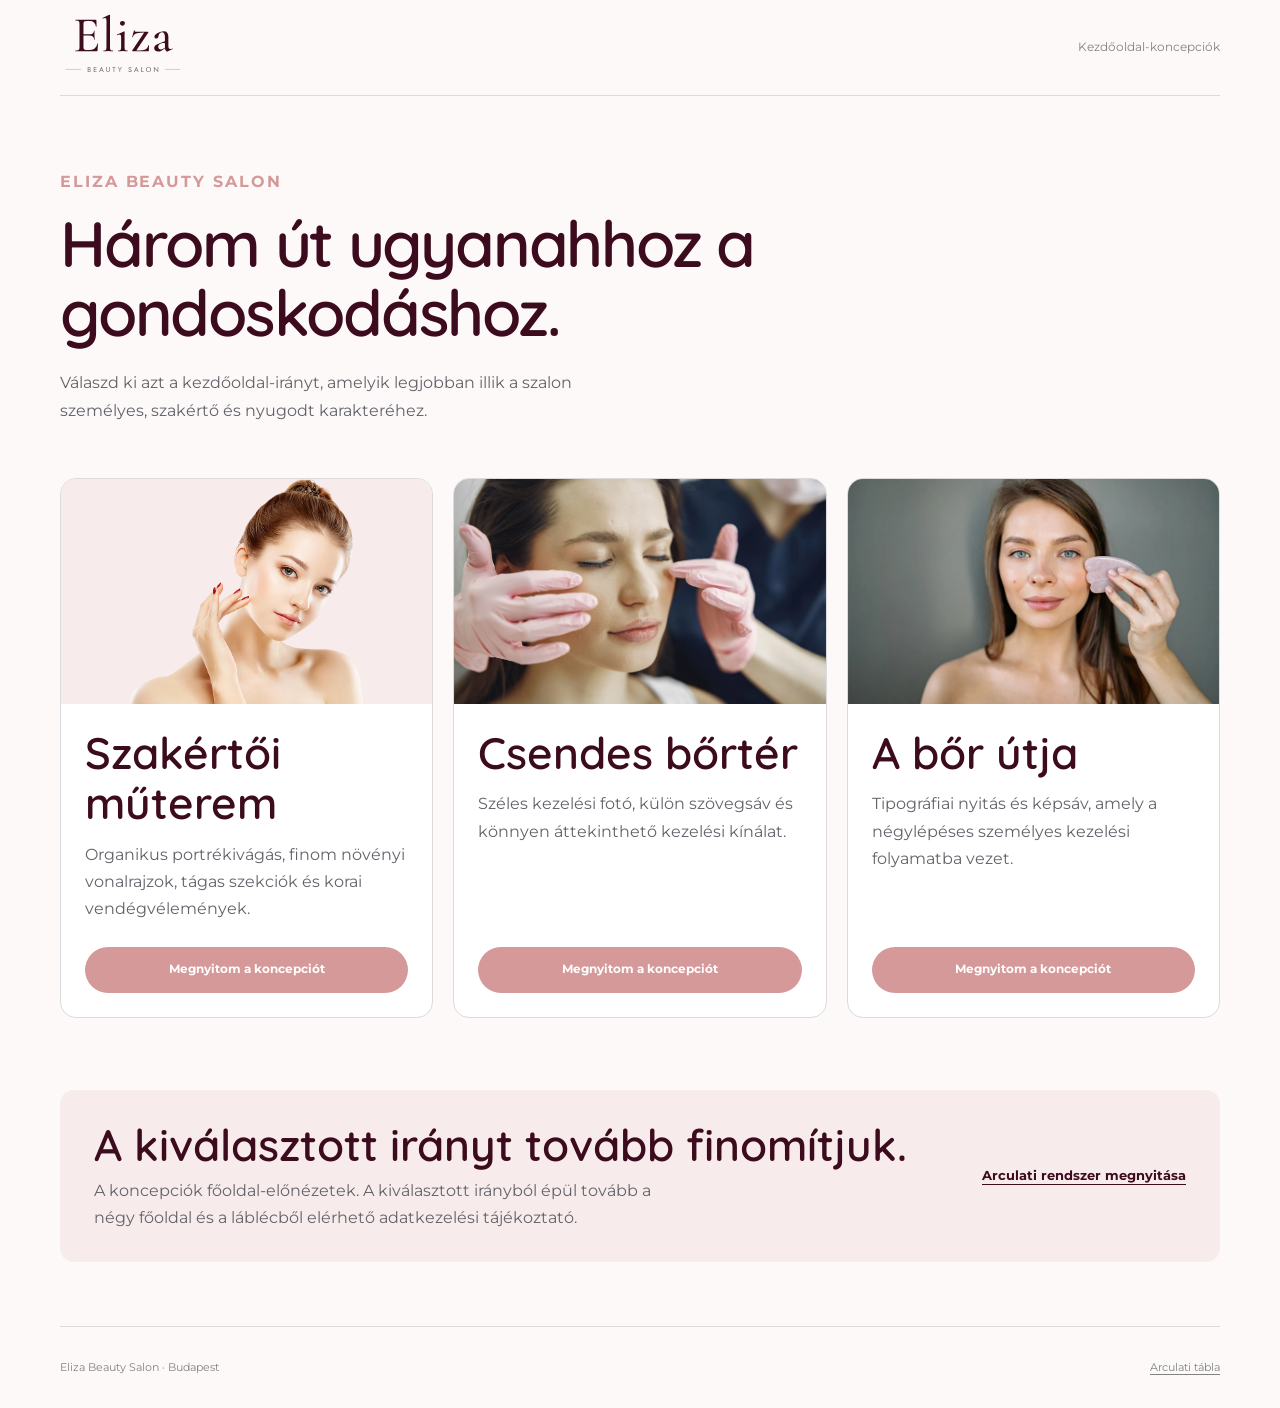
<file: index.html>
<!doctype html>
<html lang="hu">
<head>
  <meta charset="UTF-8">
  <meta name="viewport" content="width=device-width, initial-scale=1.0">
  <meta name="description" content="Az Eliza Beauty Salon három kezdőoldal-koncepciója.">
  <meta name="theme-color" content="#FCF9F8">
  <title>Kezdőoldal-koncepciók — Eliza Beauty Salon</title>
  <link rel="icon" type="image/svg+xml" href="eliza-alapanyag/logo-palettahoz-igazitva/favicon.svg">
  <link rel="preconnect" href="https://fonts.googleapis.com">
  <link rel="preconnect" href="https://fonts.gstatic.com" crossorigin>
  <link href="https://fonts.googleapis.com/css2?family=Montserrat:wght@400;500;600;700&family=Quicksand:wght@500;600;700&display=swap" rel="stylesheet">
  <style>
    :root{--rose:#D59999;--wine:#3C0B1D;--blush:#F7EBEB;--text:#62636A;--muted:#828282;--line:#DBDBDF;--paper:#FCF9F8;--white:#fff;--heading:'Quicksand',sans-serif;--body:'Montserrat',Arial,sans-serif}
    *{box-sizing:border-box}body{margin:0;background:var(--paper);color:var(--text);font:16px/1.65 var(--body);-webkit-font-smoothing:antialiased}a{color:inherit}.wrap{width:min(1160px,calc(100% - 48px));margin:auto}
    header{display:flex;align-items:center;justify-content:space-between;min-height:96px;border-bottom:1px solid var(--line)}header img{width:126px;height:auto}header span{font-size:12px;color:var(--muted)}
    .intro{padding:72px 0 54px;max-width:760px}.intro p{margin:0 0 14px;color:var(--rose);font-size:12px;font-weight:700;letter-spacing:.12em;text-transform:uppercase}.intro h1{margin:0;color:var(--wine);font:600 clamp(40px,6vw,68px)/1.08 var(--heading);letter-spacing:-.035em}.intro .sub{max-width:590px;margin-top:22px;color:var(--text);font-size:16px}
    .grid{display:grid;grid-template-columns:repeat(3,minmax(0,1fr));gap:20px;padding-bottom:72px}.card{display:flex;flex-direction:column;min-width:0;background:var(--white);border:1px solid var(--line);border-radius:16px;overflow:hidden;text-decoration:none;transition:transform .25s ease,border-color .25s ease}.card:hover{transform:translateY(-4px);border-color:var(--rose)}.card:focus-visible{outline:3px solid var(--wine);outline-offset:3px}.card img{width:100%;height:225px;object-fit:cover;background:var(--blush)}.card:nth-child(1) img{object-fit:contain;object-position:center bottom}.card:nth-child(2) img{object-position:center 45%}.card:nth-child(3) img{object-position:center 42%}.content{padding:24px;display:flex;flex-direction:column;flex:1}.content h2{margin:0;color:var(--wine);font:600 25px/1.2 var(--heading)}.content p{margin:12px 0 24px;font-size:13px;line-height:1.65}.go{display:inline-flex;align-items:center;justify-content:center;min-height:46px;margin-top:auto;padding:0 20px;border-radius:999px;background:var(--rose);color:var(--white);font-size:12px;font-weight:700;text-decoration:none;transition:background .2s ease}.card:hover .go{background:var(--wine)}
    .next{margin:0 0 64px;padding:30px 34px;background:var(--blush);border-radius:14px;display:flex;justify-content:space-between;align-items:center;gap:28px}.next h2{margin:0;color:var(--wine);font:600 26px/1.2 var(--heading)}.next p{max-width:580px;margin:7px 0 0;font-size:13px}.next a{white-space:nowrap;color:var(--wine);font-size:13px;font-weight:700;text-underline-offset:4px}
    footer{min-height:82px;display:flex;justify-content:space-between;align-items:center;gap:18px;border-top:1px solid var(--line);font-size:11px;color:var(--muted)}footer a{text-underline-offset:3px}
    @media(max-width:850px){.grid{grid-template-columns:1fr 1fr}.grid .card:last-child{grid-column:1/-1}.grid .card:last-child img{height:250px}}
    @media(max-width:580px){.wrap{width:min(100% - 36px,480px)}header{min-height:78px}.intro{padding:52px 0 36px}.grid{grid-template-columns:1fr;gap:16px;padding-bottom:48px}.grid .card:last-child{grid-column:auto}.card img,.grid .card:last-child img{height:210px}.next{display:block;padding:24px;margin-bottom:42px}.next a{display:inline-block;margin-top:16px}footer{padding:18px 0;align-items:flex-start;flex-direction:column;gap:7px}}
    @media(prefers-reduced-motion:reduce){*,*::before,*::after{scroll-behavior:auto!important;transition:none!important}}
  </style>
  <link rel="stylesheet" href="typografia.css">
</head>
<body>
  <div class="wrap">
    <header><a href="index.html" aria-label="Eliza Beauty Salon"><img src="eliza-alapanyag/logo-palettahoz-igazitva/logo.svg" alt="Eliza Beauty Salon"></a><span>Kezdőoldal-koncepciók</span></header>
    <main>
      <section class="intro"><p>Eliza Beauty Salon</p><h1>Három út ugyanahhoz a gondoskodáshoz.</h1><div class="sub">Válaszd ki azt a kezdőoldal-irányt, amelyik legjobban illik a szalon személyes, szakértő és nyugodt karakteréhez.</div></section>
      <section class="grid" aria-label="Kezdőoldal-koncepciók">
        <a class="card" href="koncepcio-1-szakertoi-muterem.html"><img src="images/optimized/hero.webp" alt="Portréfotó, a Szakértői műterem koncepció képi iránya"><div class="content"><h2>Szakértői műterem</h2><p>Organikus portrékivágás, finom növényi vonalrajzok, tágas szekciók és korai vendégvélemények.</p><span class="go">Megnyitom a koncepciót</span></div></a>
        <a class="card" href="koncepcio-2-csendes-borter.html"><img src="images/optimized/Pexels Photo by Gustavo Fring.webp" alt="Arckezelés közben készült kép, a Csendes bőrtér koncepció képi iránya"><div class="content"><h2>Csendes bőrtér</h2><p>Széles kezelési fotó, külön szövegsáv és könnyen áttekinthető kezelési kínálat.</p><span class="go">Megnyitom a koncepciót</span></div></a>
        <a class="card" href="koncepcio-3-a-bor-utja.html"><img src="images/optimized/Pexels Photo by Yan Krukau (1).webp" alt="Arcápolási portré, A bőr útja koncepció képi iránya"><div class="content"><h2>A bőr útja</h2><p>Tipográfiai nyitás és képsáv, amely a négylépéses személyes kezelési folyamatba vezet.</p><span class="go">Megnyitom a koncepciót</span></div></a>
      </section>
      <section class="next"><div><h2>A kiválasztott irányt tovább finomítjuk.</h2><p>A koncepciók főoldal-előnézetek. A kiválasztott irányból épül tovább a négy főoldal és a láblécből elérhető adatkezelési tájékoztató.</p></div><a href="design-system.md">Arculati rendszer megnyitása</a></section>
    </main>
    <footer><span>Eliza Beauty Salon · Budapest</span><a href="arculati-tabla.html">Arculati tábla</a></footer>
  </div>
</body>
</html>
</file>
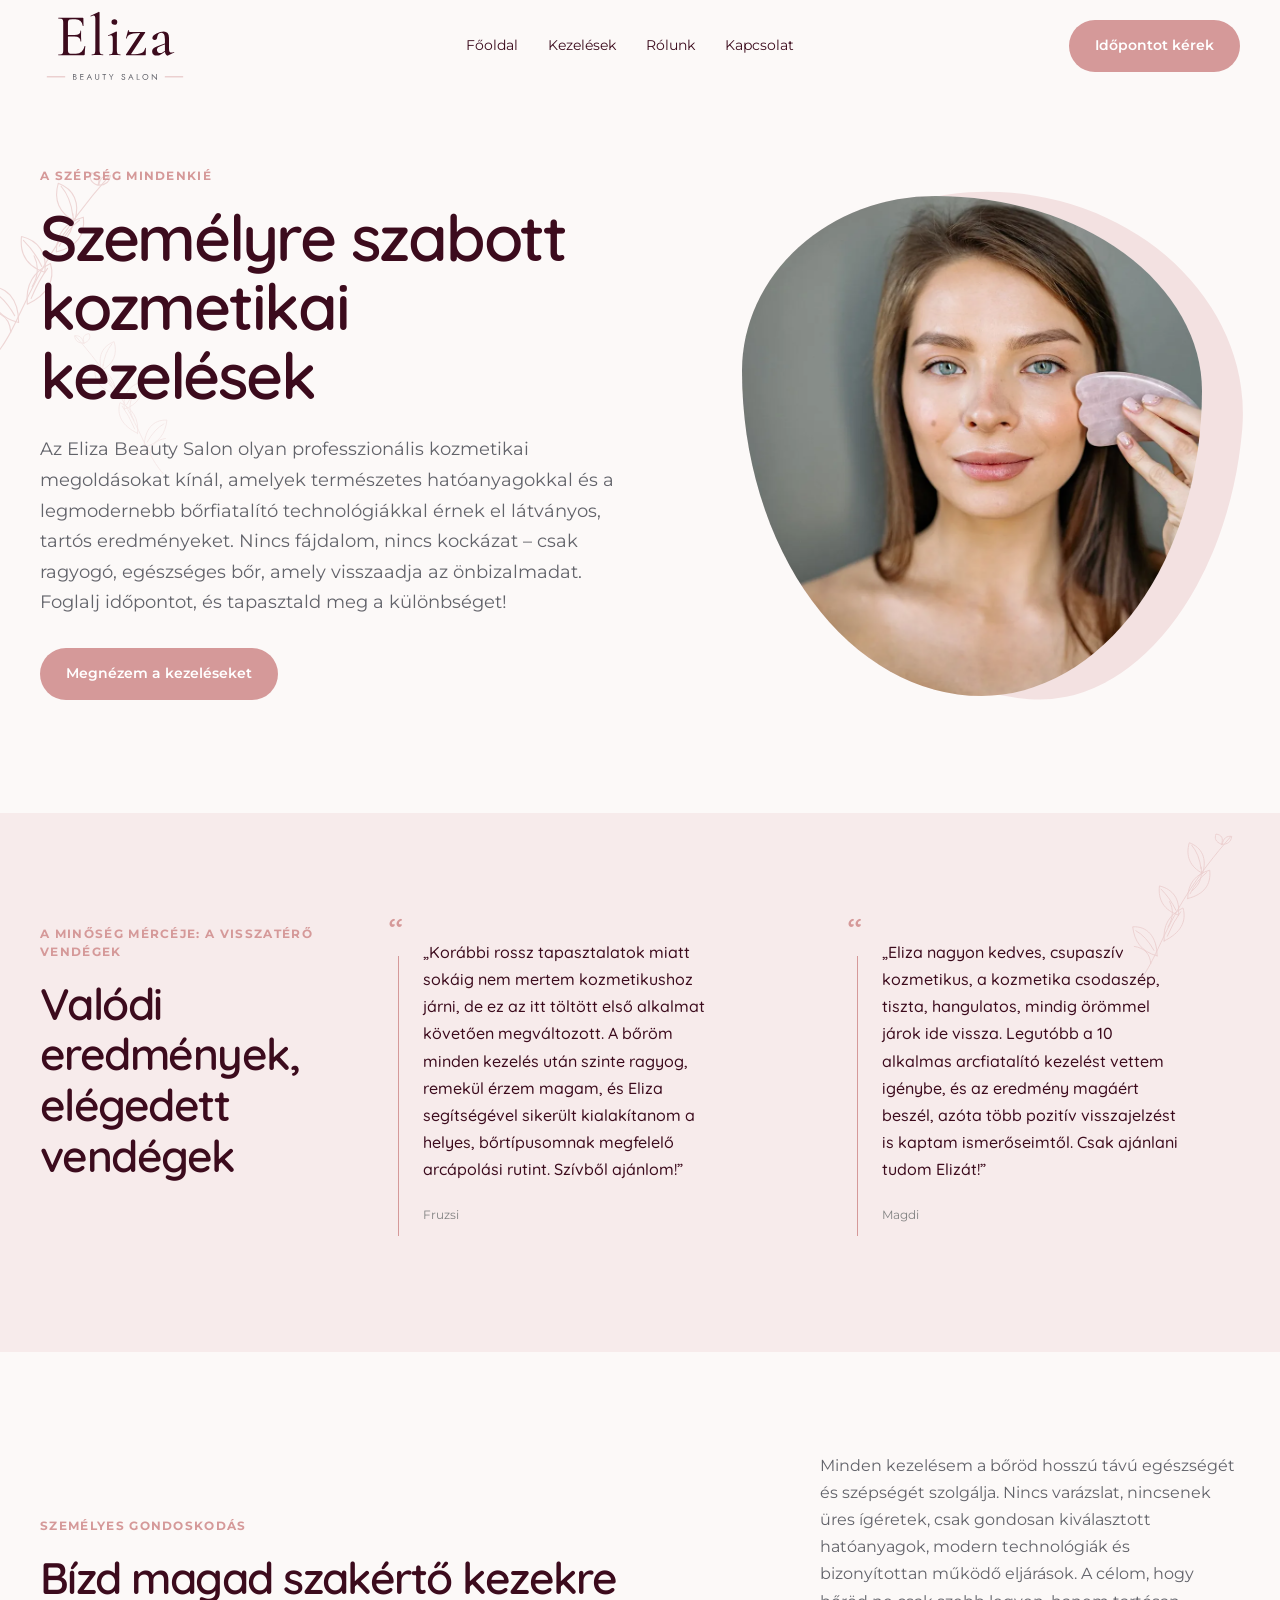
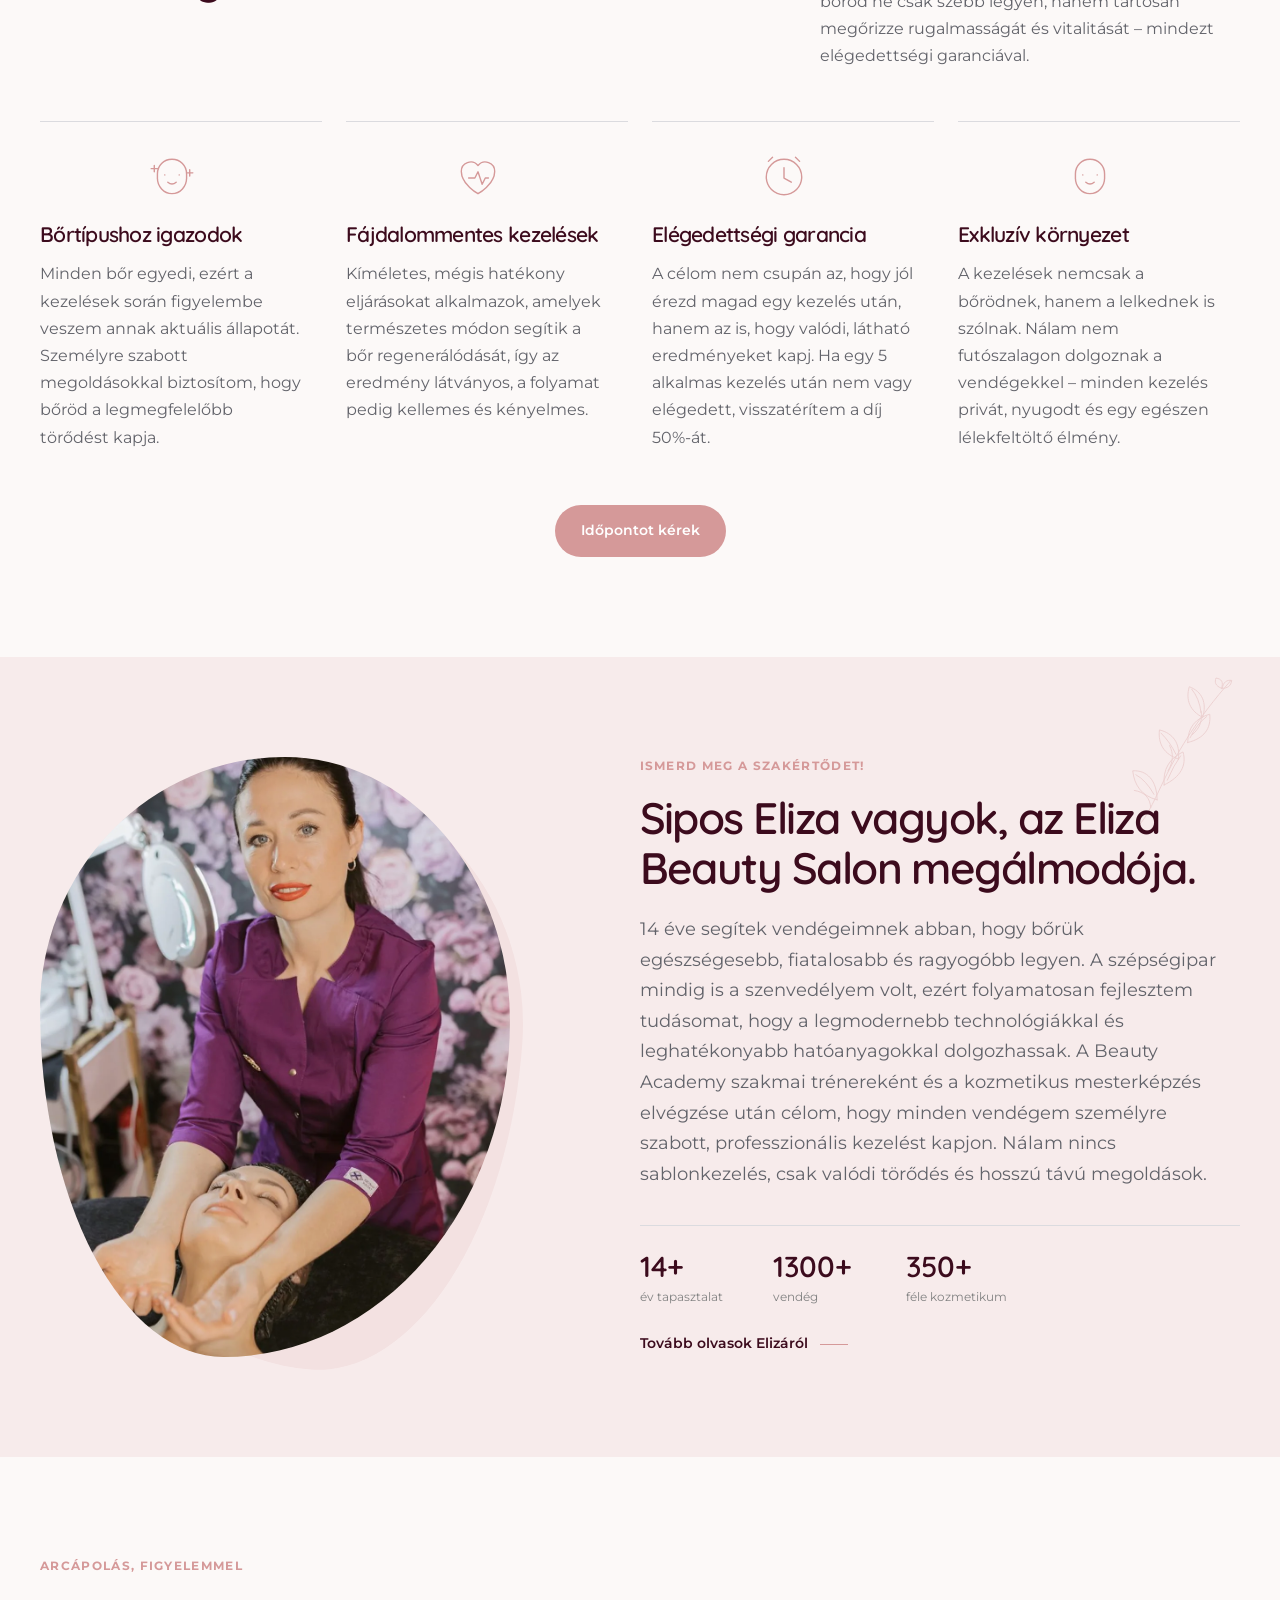
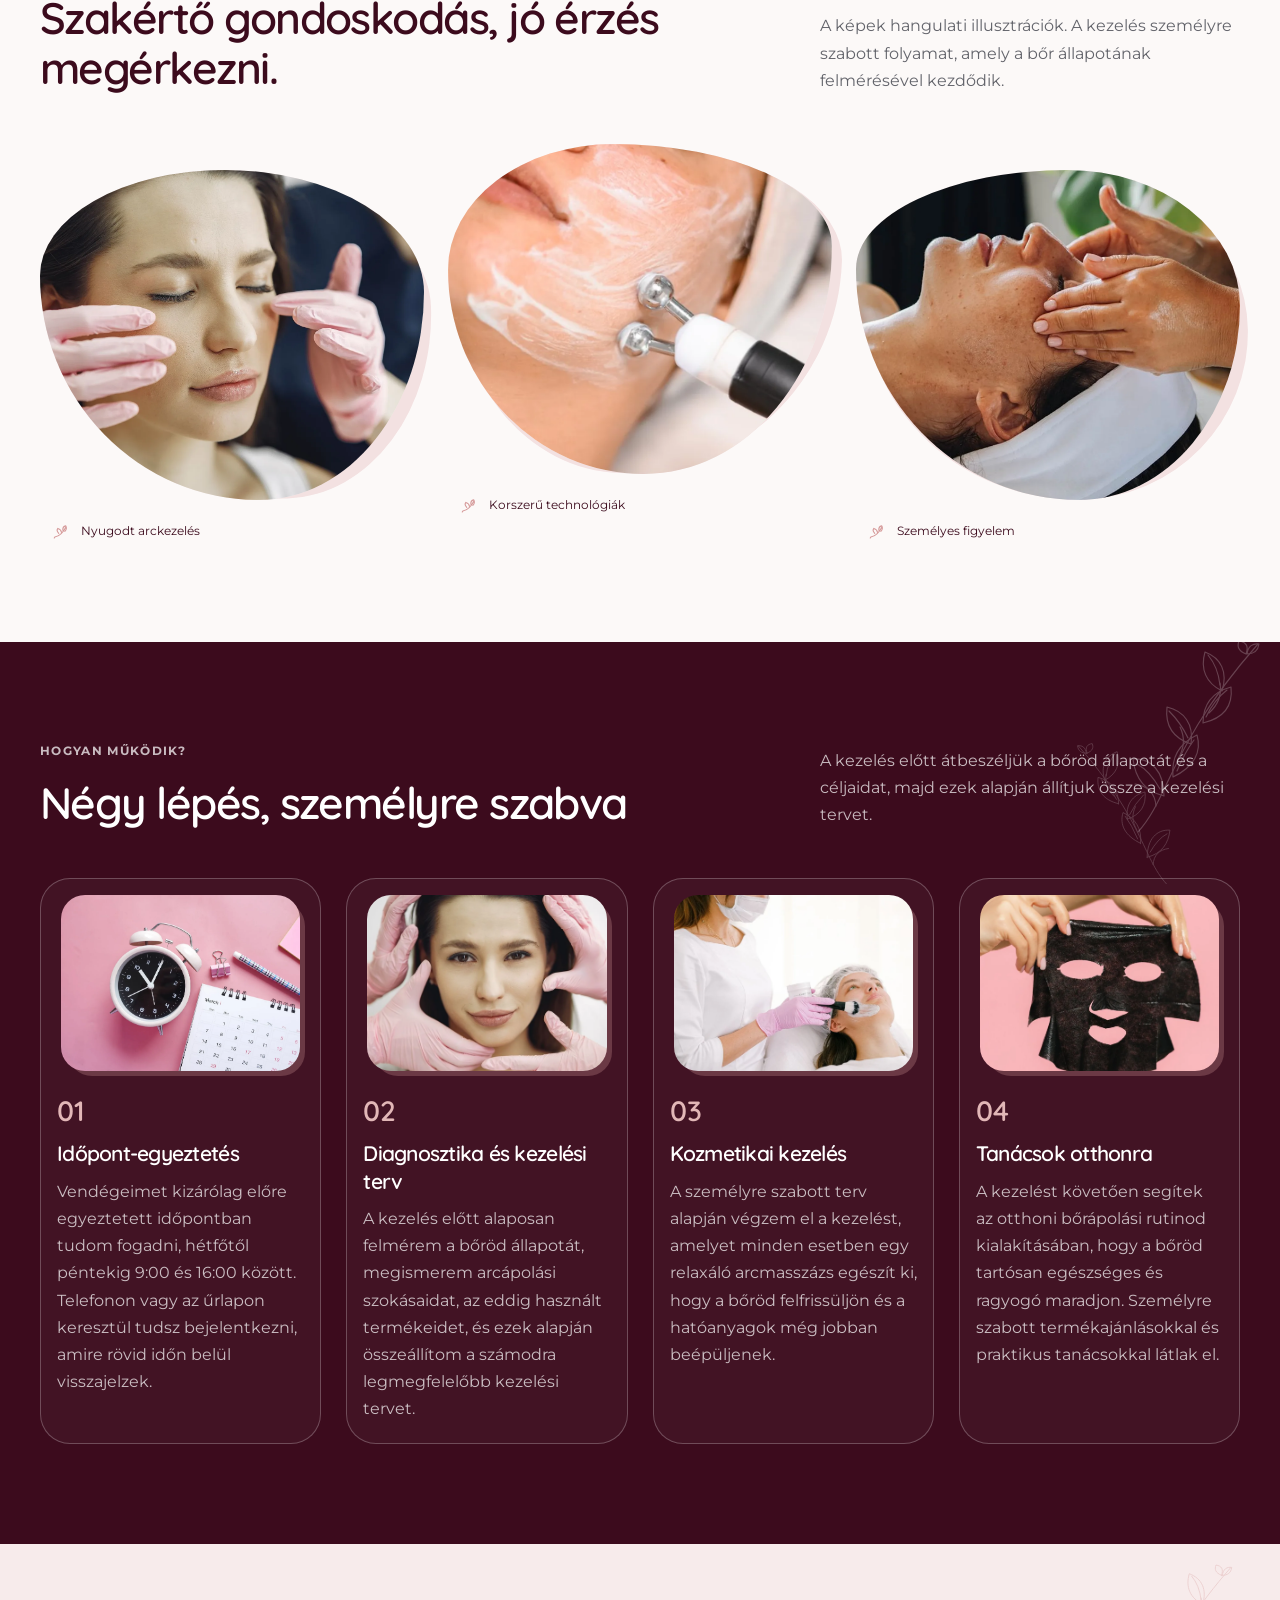
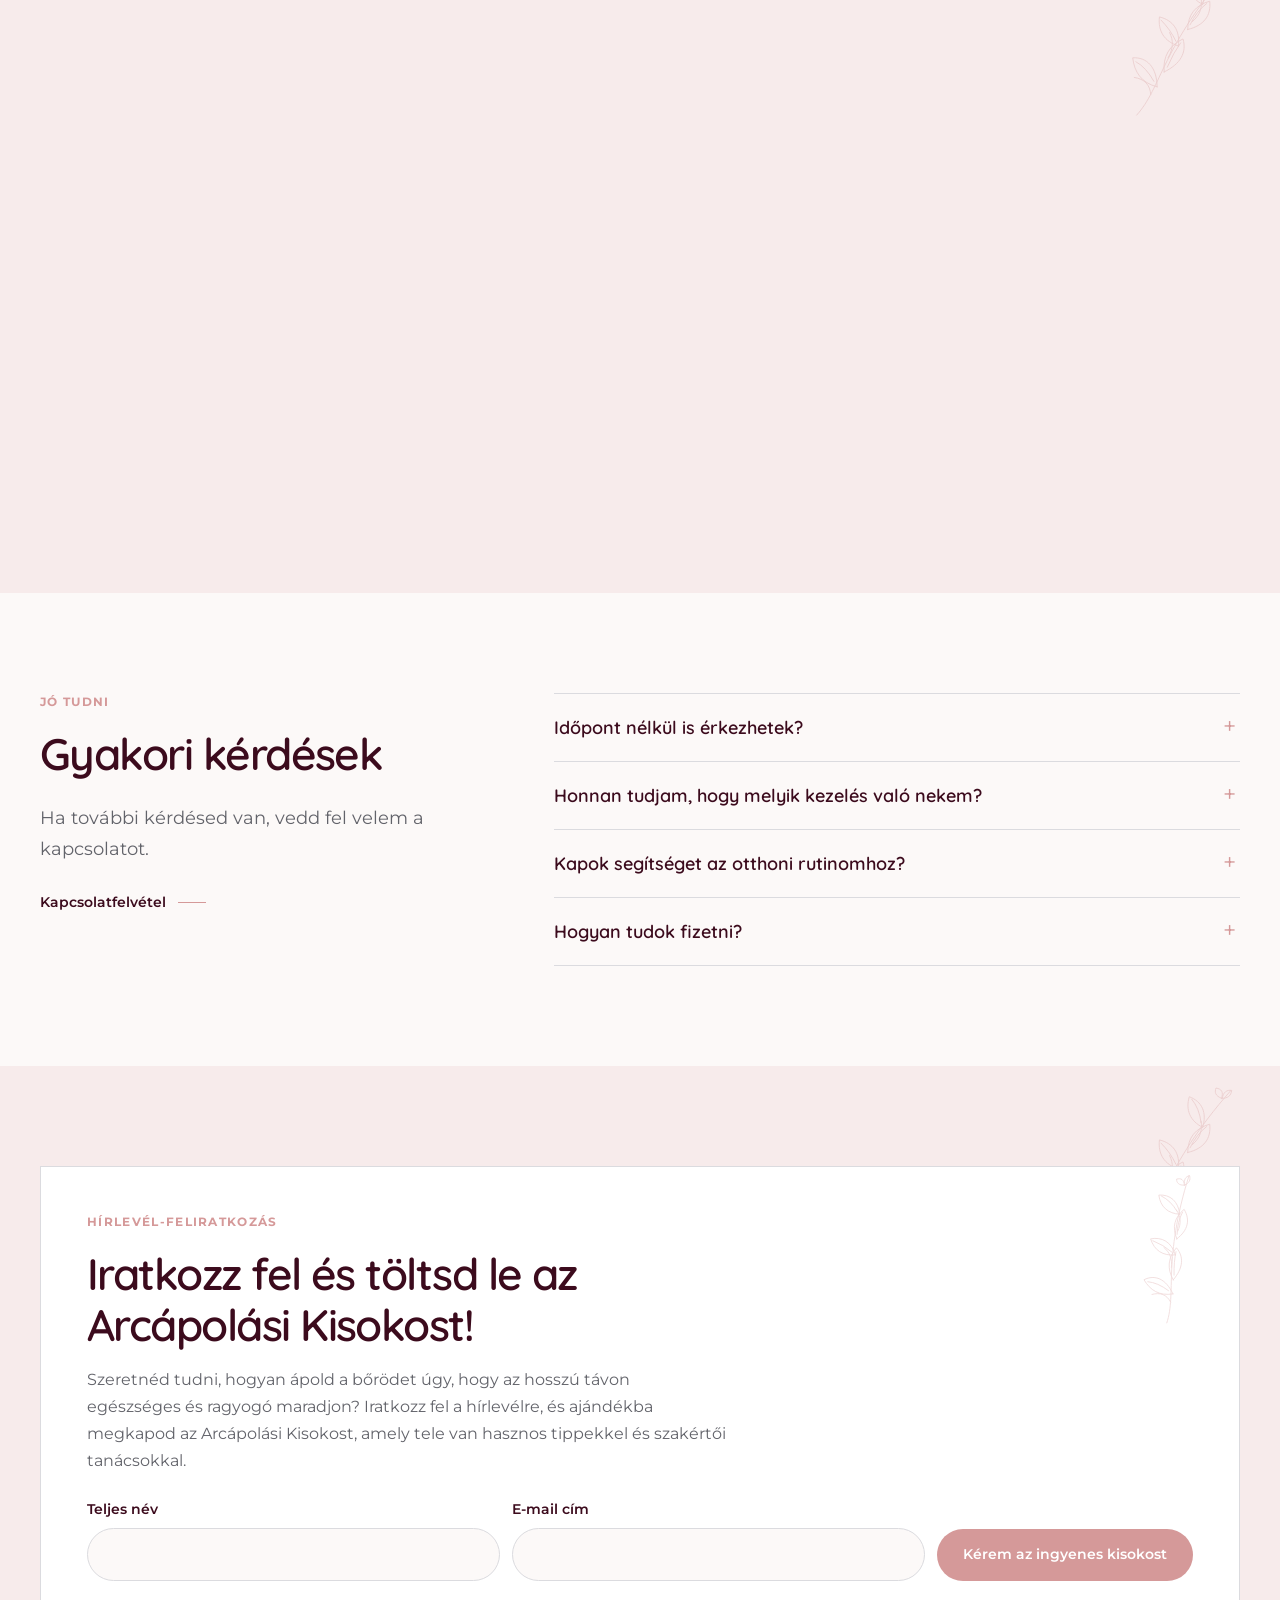
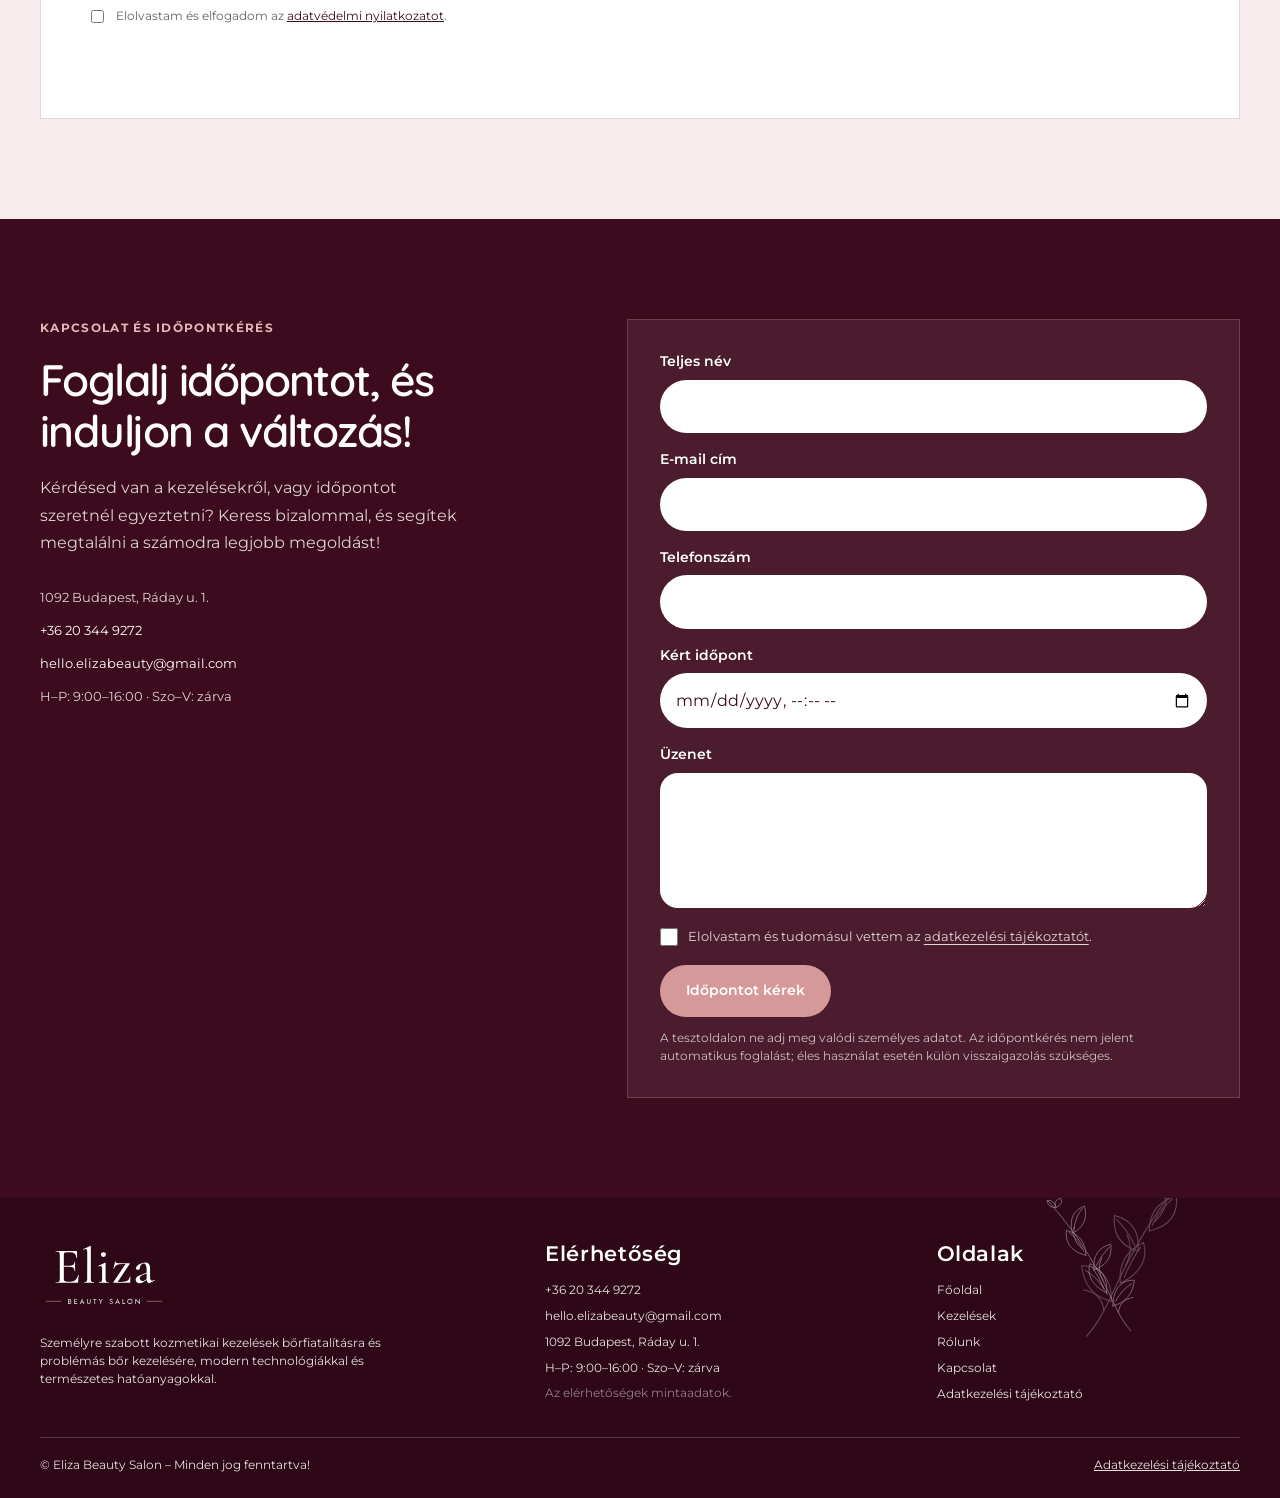
<file: public/index.html>
<!doctype html>
<html lang="hu">
<head>
  <meta charset="UTF-8">
  <meta name="viewport" content="width=device-width, initial-scale=1.0">
  <meta name="description" content="Személyre szabott arckezelések, bőrfiatalítás és problémás bőr kezelése Budapesten. Ismerd meg az Eliza Beauty Salont, és kérj időpontot!">
  <meta name="theme-color" content="#FCF9F8">
  <title>Kozmetikai kezelések Budapesten | Eliza Beauty Salon</title>
  <link rel="icon" type="image/svg+xml" href="eliza-alapanyag/logo-palettahoz-igazitva/favicon.svg">
  <link rel="preconnect" href="https://fonts.googleapis.com">
  <link rel="preconnect" href="https://fonts.gstatic.com" crossorigin>
  <link href="https://fonts.googleapis.com/css2?family=Montserrat:wght@400;500;600;700&family=Quicksand:wght@500;600;700&display=swap" rel="stylesheet">
  <style>
    :root{--color-brand-primary:#D59999;--color-brand-secondary:#3C0B1D;--color-brand-accent:#828282;--color-brand-bg:#FCF9F8;--color-brand-surface:#F7EBEB;--color-brand-text:#62636A;--color-brand-muted:#828282;--color-brand-border:#DBDBDF;--font-heading:'Quicksand',Montserrat,sans-serif;--font-body:'Montserrat',Arial,sans-serif}
    *,*::before,*::after{box-sizing:border-box}
    html{scroll-behavior:smooth;scroll-padding-top:90px}
    body{margin:0;background:var(--color-brand-bg);color:var(--color-brand-text);font:16px/1.65 var(--font-body);-webkit-font-smoothing:antialiased}
    a{color:inherit}img{max-width:100%}button,input,textarea{font:inherit}
    :focus-visible{outline:3px solid var(--color-brand-primary);outline-offset:4px}
    .wrap{width:min(1200px,calc(100% - 48px));margin-inline:auto}
    .site-header{position:sticky;top:0;z-index:20;background:rgba(252,249,248,.95);backdrop-filter:blur(12px);border-bottom:1px solid transparent;transition:border-color .35s,box-shadow .35s}
    .site-header.is-scrolled{border-color:var(--color-brand-border);box-shadow:0 10px 32px rgba(60,11,29,.06)}
    .nav-row{min-height:92px;display:flex;align-items:center;justify-content:space-between;gap:28px;transition:min-height .35s}
    .is-scrolled .nav-row{min-height:74px}
    .brand{position:relative;display:inline-flex;flex:0 0 150px}
    .brand img{display:block;width:100%;height:auto}
    .brand::after{content:"";position:absolute;width:20px;height:12px;right:-15px;top:3px;border:1px solid var(--color-brand-primary);border-radius:50%;transform:rotate(-24deg)}
    .main-nav{display:flex;align-items:center;gap:30px}
    .main-nav a{font-size:13px;text-decoration:none;color:var(--color-brand-secondary);transition:color .25s}
    .main-nav a:hover{color:var(--color-brand-primary)}
    .button{display:inline-flex;align-items:center;justify-content:center;min-height:52px;padding:0 25px;border:1px solid transparent;border-radius:999px;background:var(--color-brand-primary);color:#fff;text-decoration:none;font-size:13px;font-weight:600;transition:background .25s,transform .35s cubic-bezier(.2,.8,.25,1.25),box-shadow .25s}
    .button:hover{background:#bd8587;transform:translateY(-2px);box-shadow:0 9px 20px rgba(60,11,29,.12)}
    .button--outline{background:var(--color-brand-primary);border-color:transparent;color:#fff}
    .button--outline:hover{background:#bd8587;color:#fff;box-shadow:0 9px 20px rgba(60,11,29,.12)}
    .hero-actions .button--outline{background:transparent;border-color:var(--color-brand-primary);color:var(--color-brand-secondary)}
    .hero-actions .button--outline:hover{background:var(--color-brand-surface);border-color:var(--color-brand-primary);color:var(--color-brand-secondary);box-shadow:none}
    .button--light{background:var(--color-brand-primary);color:#fff}
    .menu-toggle{display:none;width:46px;height:46px;border:1px solid var(--color-brand-border);border-radius:50%;background:transparent;color:var(--color-brand-secondary);font-size:20px}
    .eyebrow{margin:0 0 18px;color:var(--color-brand-primary);font-size:12px;font-weight:700;letter-spacing:.11em;text-transform:uppercase}
    h1,h2,h3{margin:0;color:var(--color-brand-secondary);font-family:var(--font-heading);font-weight:600;letter-spacing:-.035em}
    h1{font-size:clamp(46px,5.8vw,76px);line-height:1.04}
    h2{font-size:clamp(34px,4vw,50px);line-height:1.12}
    h3{font-size:24px;line-height:1.22}
    p{margin:0}
    .lead{max-width:590px;margin-top:24px;font-size:17px;line-height:1.75}
    .hero{position:relative;overflow:hidden;padding:50px 0 78px}
    .hero::before,.hero::after{content:"";position:absolute;right:-180px;top:42px;border:1px solid rgba(213,153,153,.22);border-radius:50%;pointer-events:none}
    .hero::before{width:450px;height:450px}.hero::after{width:330px;height:330px;right:-110px;top:102px}
    .hero-grid{position:relative;z-index:1;display:grid;grid-template-columns:minmax(0,1.05fr) minmax(370px,.95fr);align-items:center;gap:70px}
    .hero-copy{padding:24px 0 35px}.hero-copy h1{max-width:700px;font-size:clamp(54px,5.8vw,76px);line-height:1.04}
    .hero-actions{display:flex;flex-wrap:wrap;gap:12px;margin-top:30px}
    .hero-note{display:flex;align-items:center;gap:10px;margin-top:22px;font-size:12px;color:var(--color-brand-muted)}
    .hero-note::before{content:"";width:24px;height:1px;background:var(--color-brand-primary)}
    .hero-art{position:relative;min-height:515px;display:flex;align-items:flex-end;justify-content:center}
    .hero-art::before{content:"";position:absolute;z-index:0;inset:12px 0 0 12%;background:var(--color-brand-surface);border-radius:47% 53% 40% 60% / 35% 43% 57% 65%;transform:rotate(5deg)}
    .hero-arch{position:relative;z-index:1;width:min(100%,460px);height:500px;overflow:hidden;background:var(--color-brand-surface);border-radius:42% 58% 48% 52% / 35% 39% 61% 65%;isolation:isolate;transform:rotate(-2deg)}
    .hero-arch::before,.hero-arch::after{content:none}
    .hero-arch img{width:100%;height:100%;object-fit:cover;object-position:center 34%}
    .portrait-caption{position:absolute;right:-10px;bottom:42px;z-index:3;max-width:180px;padding:14px 18px;background:#fff;color:var(--color-brand-secondary);font-size:12px;line-height:1.45;box-shadow:0 14px 36px rgba(60,11,29,.1)}
    .portrait-caption::before{content:"";display:block;width:28px;height:15px;margin-bottom:8px;border:1px solid var(--color-brand-primary);border-radius:50%;transform:rotate(-24deg)}
    .section{position:relative;padding:100px 0}
    .section--blush{background:var(--color-brand-surface)}
    .section-heading{display:flex;align-items:end;justify-content:space-between;gap:40px;margin-bottom:50px}
    .benefits-heading{align-items:center}
    .benefits-cta{display:flex;width:max-content;margin:30px auto 0}
    .section-heading p{max-width:420px;font-size:15px;line-height:1.7}
    .section-heading h2{max-width:650px}
    .reviews{display:grid;grid-template-columns:.8fr 1.2fr 1.2fr;gap:36px;align-items:start}
    .review-intro{padding-top:12px}.review-intro h2{font-size:clamp(32px,3.3vw,42px)}
    .review{position:relative;padding:10px 22px 12px 24px;border-left:1px solid var(--color-brand-primary)}
    .review::before{content:"“";position:absolute;left:-15px;top:-17px;padding:0 4px;background:var(--color-brand-surface);color:var(--color-brand-primary);font-family:var(--font-heading);font-size:44px;line-height:1}
    .review blockquote{margin:0;color:var(--color-brand-secondary);font:500 20px/1.5 var(--font-heading)}
    .review cite{display:block;margin-top:22px;color:var(--color-brand-muted);font-size:12px;font-style:normal}
    .benefit-grid{display:grid;grid-template-columns:repeat(4,minmax(0,1fr));gap:24px;margin-top:52px}
    .benefit{padding:30px 18px 24px 0;border-top:1px solid var(--color-brand-border)}
    .benefit::before{content:"";display:block;width:30px;height:16px;margin:0 0 22px;border:1px solid var(--color-brand-primary);border-radius:50%;transform:rotate(-24deg)}
    .benefit h3{font-size:22px}.benefit p{margin-top:12px;font-size:14px;line-height:1.7}
    .about-grid{display:grid;grid-template-columns:.92fr 1.08fr;gap:88px;align-items:center}
    .about-photo-wrap{position:relative;max-width:470px;isolation:isolate}
    .about-photo{position:relative;z-index:1;height:620px;overflow:hidden;border-radius:180px 180px 16px 16px;background:#f1e6df}
    .about-photo img{width:100%;height:100%;object-fit:cover;object-position:center 38%}
    .about-photo-wrap::before{content:"";position:absolute;z-index:0;inset:12px -12px -10px 12px;background:#F3E1E1;border-radius:47% 53% 40% 60% / 35% 43% 57% 65%;transform:rotate(4deg)}
    .about-seal{position:absolute;right:-36px;bottom:36px;width:118px;height:118px;display:grid;place-content:center;text-align:center;border-radius:50%;background:var(--color-brand-secondary);color:#fff;font:600 20px/1.1 var(--font-heading)}
    .about-seal span{font:9px/1.4 var(--font-body);letter-spacing:.1em;text-transform:uppercase}
    .about-copy .lead{margin-top:20px}
    .stats{display:flex;gap:28px;flex-wrap:wrap;margin-top:36px;padding-top:25px;border-top:1px solid var(--color-brand-border)}
    .stat{min-width:105px}.stat strong{display:block;color:var(--color-brand-secondary);font:600 29px/1.1 var(--font-heading)}
    .stat span{display:block;margin-top:5px;color:var(--color-brand-muted);font-size:11px}
    .text-link{display:inline-flex;align-items:center;gap:12px;margin-top:28px;color:var(--color-brand-secondary);font-size:13px;font-weight:600;text-decoration:none}
    .text-link::after{content:"";width:28px;height:1px;background:var(--color-brand-primary);transition:width .25s}
    .text-link:hover::after{width:44px}
    .gallery{display:grid;grid-template-columns:repeat(3,minmax(0,1fr));gap:24px;align-items:start}
    .gallery figure{position:relative;isolation:isolate;margin:26px 0 0}.gallery figure:nth-child(2){margin-top:0}
    .gallery figure::before{content:"";position:absolute;z-index:0;inset:8px -8px 42px 8px;background:#F3E1E1;border-radius:47% 53% 44% 56% / 35% 43% 57% 65%;transform:rotate(2deg)}
    .gallery-image{position:relative;z-index:1;height:330px;overflow:hidden;background:var(--color-brand-surface);border-radius:180px 180px 12px 12px}
    .gallery img{display:block;width:100%;height:100%;object-fit:cover;transition:transform .8s cubic-bezier(.2,.8,.25,1)}
    .gallery figure:hover img{transform:scale(1.035)}
    .gallery figcaption{position:relative;z-index:1;display:flex;align-items:center;gap:10px;min-height:22px;margin:20px 12px 0;color:var(--color-brand-secondary);font-size:12px;line-height:1.5}
    .gallery-marker{display:block;width:19px;height:19px;flex:0 0 auto;color:var(--color-brand-primary)}
    .gallery-marker svg{display:block;width:100%;height:100%;fill:none;stroke:currentColor;stroke-width:1.15;stroke-linecap:round;stroke-linejoin:round}
    .process{overflow:hidden;background:var(--color-brand-secondary);color:rgba(255,255,255,.8)}
    .process::before,.process::after{content:"";position:absolute;right:-130px;top:-140px;border:1px solid rgba(213,153,153,.3);border-radius:50%}
    .process::before{width:430px;height:430px}.process::after{right:-76px;top:-90px;width:320px;height:320px}
    .process h2,.process h3{color:#fff}.process .eyebrow{color:#e2b7b7}
    .process .section-heading{position:relative;z-index:1}.process .section-heading p{color:rgba(255,255,255,.68)}
    .steps{position:relative;z-index:1;display:grid;grid-template-columns:repeat(4,1fr);gap:25px}
    .step{position:relative;padding:16px 16px 20px;border:1px solid rgba(255,255,255,.24);border-radius:30px;background:rgba(255,255,255,.035)}
    .step-photo{--step-shape:24px;position:relative;isolation:isolate;height:176px;margin:0 4px 22px}
    .step-photo::before{content:"";position:absolute;z-index:0;inset:7px -5px -5px 7px;border-radius:var(--step-shape);background:rgba(213,153,153,.28)}
    .step-photo img{position:relative;z-index:1;display:block;width:100%;height:100%;object-fit:cover;border-radius:var(--step-shape)}
    .step:nth-child(2) .step-photo img{object-position:center 42%}
    .step-no{display:block;margin-bottom:12px;color:#e2b7b7;font:600 28px var(--font-heading)}
    .step h3{font-size:20px}.step p{margin-top:10px;color:rgba(255,255,255,.69);font-size:13px;line-height:1.7}
    .reveal{opacity:0;transition:opacity .8s ease,transform .8s cubic-bezier(.2,.7,.2,1)}
    .reveal--rise{transform:translateY(22px)}.reveal--left{transform:translateX(-22px)}.reveal--scale{transform:scale(.985)}
    .reveal.is-visible{opacity:1;transform:none}
    .hero-copy .eyebrow{animation:arrive .65s ease-out both}.hero-copy h1{animation:arrive .8s .08s ease-out both}
    .hero-copy .lead{animation:arrive .8s .16s ease-out both}.hero-copy .hero-actions{animation:arrive .8s .24s ease-out both}
    .hero-arch{animation:settle 1s .1s cubic-bezier(.2,.7,.2,1) both}
    @keyframes arrive{from{opacity:0;transform:translateY(12px)}to{opacity:1;transform:translateY(0)}}
    @keyframes settle{from{opacity:.65;transform:translateY(18px) scale(.99)}to{opacity:1;transform:none}}
    @media(max-width:1000px){.hero-grid{grid-template-columns:1fr .9fr;gap:38px}.hero-art{min-height:430px}.hero-arch{height:420px}.about-grid{gap:48px}}
    @media(max-width:760px){
      html{scroll-padding-top:74px}.wrap{width:min(100% - 36px,620px)}.nav-row{min-height:74px}.brand{flex-basis:124px}.menu-toggle{display:inline-grid;place-items:center}
      .nav-cta{display:none}.main-nav{position:absolute;left:0;right:0;top:100%;display:none;flex-direction:column;align-items:stretch;gap:0;padding:8px 22px 18px;background:var(--color-brand-bg);border-bottom:1px solid var(--color-brand-border)}
      .main-nav.is-open{display:flex}.main-nav a{padding:13px 0;border-bottom:1px solid var(--color-brand-border)}
      .hero{padding:30px 0 58px}.hero-grid{grid-template-columns:1fr;gap:35px}.hero-copy{padding:14px 0 0}.hero-copy h1{font-size:clamp(42px,8vw,54px)}.hero-art{min-height:350px;max-width:480px;margin-inline:auto;width:100%}.hero-arch{height:350px;width:min(100%,360px)}.portrait-caption{right:0;bottom:22px}
      .section{padding:68px 0}.section-heading{display:block;margin-bottom:32px}.section-heading p{margin-top:16px}.reviews{grid-template-columns:1fr;gap:30px}.review-intro{max-width:480px}.review{margin-left:10px}
      .benefit-grid{grid-template-columns:1fr;gap:4px;margin-top:28px}.benefit{padding:23px 0}.about-grid{grid-template-columns:1fr;gap:46px}.about-photo-wrap{max-width:430px;margin-inline:auto;width:100%}.about-photo{height:520px}.about-copy{order:-1}.about-seal{right:-8px;width:98px;height:98px;font-size:17px}
      .gallery{grid-template-columns:1fr 1fr;gap:18px}.gallery figure{margin-top:0}.gallery figure:nth-child(3){grid-column:1/-1;justify-self:center;width:calc(50% - 9px)}.gallery-image{height:260px}
      .steps{grid-template-columns:1fr 1fr;gap:30px 18px}
    }
    @media(max-width:420px){.wrap{width:calc(100% - 32px)}h1{font-size:40px}.hero-copy h1{font-size:40px}.hero-actions{align-items:stretch;flex-direction:column}.hero-actions .button{width:100%}.hero-art{min-height:320px}.hero-arch{height:320px}.stats{gap:20px}.stat{min-width:92px}.gallery{grid-template-columns:1fr}.gallery figure:nth-child(3){grid-column:auto;width:auto}.gallery-image{height:290px}.steps{grid-template-columns:1fr}.step-photo{height:220px}}
    @media(prefers-reduced-motion:reduce){html{scroll-behavior:auto}*,*::before,*::after{animation-duration:.01ms!important;animation-iteration-count:1!important;transition-duration:.01ms!important}.reveal{opacity:1;transform:none}}
    
    .form-honeypot{position:absolute!important;left:-10000px!important;width:1px!important;height:1px!important;overflow:hidden!important;clip:rect(0,0,0,0)!important;clip-path:inset(50%)!important;white-space:nowrap!important}
  </style>
  <link rel="stylesheet" href="typografia.css">
  <link rel="canonical" href="https://siposelizaa.netlify.app/">
  <meta property="og:title" content="Kozmetikai kezelések Budapesten | Eliza Beauty Salon">
  <meta property="og:description" content="Személyre szabott arckezelések, bőrfiatalítás és problémás bőr kezelése Budapesten. Ismerd meg az Eliza Beauty Salont, és kérj időpontot!">
  <meta property="og:type" content="website">
  <meta property="og:url" content="https://siposelizaa.netlify.app/">
  <meta property="og:site_name" content="Eliza Beauty Salon">
  <meta property="og:locale" content="hu_HU">
  <meta property="og:image" content="https://siposelizaa.netlify.app/images/og-cover.jpg">
  <meta property="og:image:width" content="1200">
  <meta property="og:image:height" content="630">
  <meta property="og:image:alt" content="Eliza Beauty Salon – személyre szabott kozmetikai kezelések">
  <meta name="twitter:card" content="summary_large_image">
  <meta name="twitter:title" content="Kozmetikai kezelések Budapesten | Eliza Beauty Salon">
  <meta name="twitter:description" content="Személyre szabott arckezelések, bőrfiatalítás és problémás bőr kezelése Budapesten. Ismerd meg az Eliza Beauty Salont, és kérj időpontot!">
  <meta name="twitter:image" content="https://siposelizaa.netlify.app/images/og-cover.jpg">
  <script type="application/ld+json" data-seo-schema="BeautySalon">{"@context":"https://schema.org","@type":"BeautySalon","@id":"https://siposelizaa.netlify.app/#salon","name":"Eliza Beauty Salon","description":"Személyre szabott kozmetikai kezelések bőrfiatalításra és problémás bőr kezelésére, modern technológiákkal és természetes hatóanyagokkal.","url":"https://siposelizaa.netlify.app/","image":"https://siposelizaa.netlify.app/images/og-cover.jpg","logo":"https://siposelizaa.netlify.app/eliza-alapanyag/logo-palettahoz-igazitva/logo.svg","telephone":"+36 20 344 9272","email":"hello.elizabeauty@gmail.com","address":{"@type":"PostalAddress","streetAddress":"Ráday u. 1.","addressLocality":"Budapest","postalCode":"1092","addressCountry":"HU"},"openingHoursSpecification":[{"opens":"09:00","closes":"16:00","dayOfWeek":["Monday","Tuesday","Wednesday","Thursday","Friday"],"@type":"OpeningHoursSpecification"}]}</script>
  <script type="application/ld+json" data-seo-schema="FAQPage">{"@id":"https://siposelizaa.netlify.app/#gyik","@context":"https://schema.org","url":"https://siposelizaa.netlify.app/","mainEntity":[{"name":"Időpont nélkül is érkezhetek?","acceptedAnswer":{"@type":"Answer","text":"Nem, a kozmetikámban kizárólag időpontra fogadok vendégeket."},"@type":"Question"},{"name":"Honnan tudjam, hogy melyik kezelés való nekem?","acceptedAnswer":{"@type":"Answer","text":"Az első találkozás alkalmával a kezelés előtt diagnosztizálom a bőrödet, és felvázolom a kezelési tervet."},"@type":"Question"},{"name":"Kapok segítséget az otthoni rutinomhoz?","acceptedAnswer":{"@type":"Answer","text":"Igen, természetesen! Az első alkalmat követően elmondom, hogy mire figyelj a mindennapokban, milyen termékeket használj, hogy a bőröd a lehető legjobb törődést kapja."},"@type":"Question"},{"name":"Hogyan tudok fizetni?","acceptedAnswer":{"@type":"Answer","text":"A szalonban bankkártyával és készpénzzel is fizethetsz."},"@type":"Question"}],"@type":"FAQPage"}</script>
</head>
<body>
  <header class="site-header" id="site-header">
    <div class="wrap nav-row">
      <a class="brand" href="#top" aria-label="Eliza Beauty Salon, főoldal"><img src="eliza-alapanyag/logo-palettahoz-igazitva/logo.svg" alt="Eliza Beauty Salon"></a>
      <nav class="main-nav" id="main-nav" aria-label="Fő navigáció"><a href="#top" aria-current="page">Főoldal</a><a href="kezelesek.html">Kezelések</a><a href="rolunk.html">Rólunk</a><a href="kapcsolat.html">Kapcsolat</a></nav>
      <a class="button nav-cta" href="kapcsolat.html#kapcsolati-urlap" style="color:#fff!important">Időpontot kérek</a>
      <button class="menu-toggle" id="menu-toggle" type="button" aria-expanded="false" aria-controls="main-nav" aria-label="Menü megnyitása">+</button>
    </div>
  </header>
  <main id="top">
    <section class="hero">
      <div class="wrap hero-grid">
        <div class="hero-copy">
          <p class="eyebrow">A szépség mindenkié</p>
          <h1>Személyre szabott kozmetikai kezelések</h1>
          <p class="lead">Az Eliza Beauty Salon olyan professzionális kozmetikai megoldásokat kínál, amelyek természetes hatóanyagokkal és a legmodernebb bőrfiatalító technológiákkal érnek el látványos, tartós eredményeket. Nincs fájdalom, nincs kockázat – csak ragyogó, egészséges bőr, amely visszaadja az önbizalmadat. Foglalj időpontot, és tapasztald meg a különbséget!</p>
          <div class="hero-actions"><a class="button" href="kezelesek.html">Megnézem a kezeléseket</a></div>
        </div>
        <div class="hero-art"><div class="hero-arch"><img src="images/optimized/Pexels Photo by Yan Krukau (1).webp" alt="Arckezelés közben, kozmetikai gondoskodás"></div></div>
      </div>
    </section>
    <section class="section section--blush" aria-labelledby="reviews-title">
      <div class="wrap reviews">
        <div class="review-intro reveal reveal--left"><p class="eyebrow">A minőség mércéje: a visszatérő vendégek</p><h2 id="reviews-title">Valódi eredmények, elégedett vendégek</h2></div>
        <figure class="review reveal reveal--rise"><blockquote>„Korábbi rossz tapasztalatok miatt sokáig nem mertem kozmetikushoz járni, de ez az itt töltött első alkalmat követően megváltozott. A bőröm minden kezelés után szinte ragyog, remekül érzem magam, és Eliza segítségével sikerült kialakítanom a helyes, bőrtípusomnak megfelelő arcápolási rutint. Szívből ajánlom!”</blockquote><figcaption><cite>Fruzsi</cite></figcaption></figure>
        <figure class="review reveal reveal--scale"><blockquote>„Eliza nagyon kedves, csupaszív kozmetikus, a kozmetika csodaszép, tiszta, hangulatos, mindig örömmel járok ide vissza. Legutóbb a 10 alkalmas arcfiatalító kezelést vettem igénybe, és az eredmény magáért beszél, azóta több pozitív visszajelzést is kaptam ismerőseimtől. Csak ajánlani tudom Elizát!”</blockquote><figcaption><cite>Magdi</cite></figcaption></figure>
      </div>
    </section>
    <section class="section" id="kezelesek" aria-labelledby="benefits-title">
      <div class="wrap">
        <div class="section-heading benefits-heading reveal reveal--rise"><div><p class="eyebrow">Személyes gondoskodás</p><h2 id="benefits-title">Bízd magad szakértő kezekre</h2></div><p>Minden kezelésem a bőröd hosszú távú egészségét és szépségét szolgálja. Nincs varázslat, nincsenek üres ígéretek, csak gondosan kiválasztott hatóanyagok, modern technológiák és bizonyítottan működő eljárások. A célom, hogy bőröd ne csak szebb legyen, hanem tartósan megőrizze rugalmasságát és vitalitását – mindezt elégedettségi garanciával.</p></div>
        <div class="benefit-grid">
          <article class="benefit reveal reveal--rise"><span class="benefit-icon" aria-hidden="true"><svg viewBox="0 0 48 48"><path d="M24 7c8 0 14 6 14 14v4c0 8-6 15-14 15s-14-7-14-15v-4c0-8 6-14 14-14Z"/><path d="M17 22h.1m13.8 0h.1M20 29c2.4 2 5.6 2 8 0"/><path d="M7 19v-3m0 0v-3m0 3h3m-3 0H4m37 7v-3m0 0v-3m0 3h3m-3 0h-3"/></svg></span><h3>Bőrtípushoz igazodok</h3><p>Minden bőr egyedi, ezért a kezelések során figyelembe veszem annak aktuális állapotát. Személyre szabott megoldásokkal biztosítom, hogy bőröd a legmegfelelőbb törődést kapja.</p></article>
          <article class="benefit reveal reveal--rise"><span class="benefit-icon" aria-hidden="true"><svg viewBox="0 0 48 48"><path d="M24 40S8 31 8 19a9 9 0 0 1 16-6 9 9 0 0 1 16 6c0 12-16 21-16 21Z"/><path d="M15 25h6l3-6 4 12 3-6h3"/></svg></span><h3>Fájdalommentes kezelések</h3><p>Kíméletes, mégis hatékony eljárásokat alkalmazok, amelyek természetes módon segítik a bőr regenerálódását, így az eredmény látványos, a folyamat pedig kellemes és kényelmes.</p></article>
          <article class="benefit reveal reveal--rise"><span class="benefit-icon" aria-hidden="true"><svg viewBox="0 0 48 48"><path d="M24 7a17 17 0 1 0 17 17A17 17 0 0 0 24 7Z"/><path d="M24 15v10l7 4"/><path d="M13 5 9 9m26-4 4 4"/></svg></span><h3>Elégedettségi garancia</h3><p>A célom nem csupán az, hogy jól érezd magad egy kezelés után, hanem az is, hogy valódi, látható eredményeket kapj. Ha egy 5 alkalmas kezelés után nem vagy elégedett, visszatérítem a díj 50%-át.</p></article>
          <article class="benefit reveal reveal--rise"><span class="benefit-icon" aria-hidden="true"><svg viewBox="0 0 48 48"><path d="M24 7c8 0 14 6 14 14v4c0 8-6 15-14 15s-14-7-14-15v-4c0-8 6-14 14-14Z"/><path d="M17 22h.1m13.8 0h.1M20 29c2.4 2 5.6 2 8 0"/></svg></span><h3>Exkluzív környezet</h3><p>A kezelések nemcsak a bőrödnek, hanem a lelkednek is szólnak. Nálam nem futószalagon dolgoznak a vendégekkel – minden kezelés privát, nyugodt és egy egészen lélekfeltöltő élmény.</p></article>
        </div>
        <a class="button benefits-cta" href="kapcsolat.html#kapcsolati-urlap">Időpontot kérek</a>
      </div>
    </section>
    <section class="section section--blush" id="rolunk" aria-labelledby="about-title">
      <div class="wrap about-grid">
        <div class="about-photo-wrap reveal reveal--left"><div class="about-photo"><img src="images/optimized/SP.webp" alt="Sipos Eliza kozmetikus arckezelést végez" loading="lazy"></div><div class="about-seal">14 év<span>szakmai tapasztalat</span></div></div>
        <div class="about-copy reveal reveal--rise"><p class="eyebrow">Ismerd meg a szakértődet!</p><h2 id="about-title">Sipos Eliza vagyok, az Eliza Beauty Salon megálmodója.</h2><p class="lead">14 éve segítek vendégeimnek abban, hogy bőrük egészségesebb, fiatalosabb és ragyogóbb legyen. A szépségipar mindig is a szenvedélyem volt, ezért folyamatosan fejlesztem tudásomat, hogy a legmodernebb technológiákkal és leghatékonyabb hatóanyagokkal dolgozhassak. A Beauty Academy szakmai trénereként és a kozmetikus mesterképzés elvégzése után célom, hogy minden vendégem személyre szabott, professzionális kezelést kapjon. Nálam nincs sablonkezelés, csak valódi törődés és hosszú távú megoldások.</p><div class="stats" aria-label="Szakmai tapasztalat és vendégadatok"><div class="stat"><strong>14+</strong><span>év tapasztalat</span></div><div class="stat"><strong>1300+</strong><span>vendég</span></div><div class="stat"><strong>350+</strong><span>féle kozmetikum</span></div></div><a class="text-link" href="rolunk.html">Tovább olvasok Elizáról</a></div>
      </div>
    </section>
    <section class="section" aria-labelledby="gallery-title">
      <div class="wrap">
        <div class="section-heading reveal reveal--rise"><div><p class="eyebrow">Arcápolás, figyelemmel</p><h2 id="gallery-title">Szakértő gondoskodás, jó érzés megérkezni.</h2></div><p>A képek hangulati illusztrációk. A kezelés személyre szabott folyamat, amely a bőr állapotának felmérésével kezdődik.</p></div>
        <div class="gallery">
          <figure class="reveal reveal--rise"><div class="gallery-image"><img src="images/optimized/Pexels Photo by Gustavo Fring.webp" alt="Arckezelés közben, kozmetikai gondoskodás" loading="lazy"></div><figcaption><span class="gallery-marker" aria-hidden="true"><svg viewBox="0 0 20 20"><path d="M3 16.8c4.6-.7 8.4-4.2 11.7-10.5M7.1 13c-2-2.1-1.9-4.1-.9-5.2 2.3.7 3.6 2.1 3.8 4.2m1.4-2.2c-.2-2.7 1.4-4.4 3-4.7 1.2 2 .8 4-.9 5.8M3 16.8l-.6 1.1"/></svg></span>Nyugodt arckezelés</figcaption></figure>
          <figure class="reveal reveal--scale"><div class="gallery-image"><img src="images/optimized/Pexels Photo by Kerim Eveyik.webp" alt="Kozmetikai eszköz használata arckezeléshez" loading="lazy"></div><figcaption><span class="gallery-marker" aria-hidden="true"><svg viewBox="0 0 20 20"><path d="M3 16.8c4.6-.7 8.4-4.2 11.7-10.5M7.1 13c-2-2.1-1.9-4.1-.9-5.2 2.3.7 3.6 2.1 3.8 4.2m1.4-2.2c-.2-2.7 1.4-4.4 3-4.7 1.2 2 .8 4-.9 5.8M3 16.8l-.6 1.1"/></svg></span>Korszerű technológiák</figcaption></figure>
          <figure class="reveal reveal--rise"><div class="gallery-image"><img src="images/optimized/Pexels Photo by olia danilevich.webp" alt="Arcmasszázs egy kozmetikai kezelés során" loading="lazy"></div><figcaption><span class="gallery-marker" aria-hidden="true"><svg viewBox="0 0 20 20"><path d="M3 16.8c4.6-.7 8.4-4.2 11.7-10.5M7.1 13c-2-2.1-1.9-4.1-.9-5.2 2.3.7 3.6 2.1 3.8 4.2m1.4-2.2c-.2-2.7 1.4-4.4 3-4.7 1.2 2 .8 4-.9 5.8M3 16.8l-.6 1.1"/></svg></span>Személyes figyelem</figcaption></figure>
        </div>
      </div>
    </section>
    <section class="section process" id="folyamat" aria-labelledby="process-title">
      <div class="wrap">
        <div class="section-heading reveal reveal--rise"><div><p class="eyebrow">Hogyan működik?</p><h2 id="process-title">Négy lépés, személyre szabva</h2></div><p>A kezelés előtt átbeszéljük a bőröd állapotát és a céljaidat, majd ezek alapján állítjuk össze a kezelési tervet.</p></div>
        <div class="steps">
          <article class="step reveal reveal--rise"><figure class="step-photo"><img src="images/optimized/Pexels Photo by Towfiqu barbhuiya.webp" alt="Naptár és óra az időpont-egyeztetéshez" loading="lazy"></figure><span class="step-no">01</span><h3>Időpont-egyeztetés</h3><p>Vendégeimet kizárólag előre egyeztetett időpontban tudom fogadni, hétfőtől péntekig 9:00 és 16:00 között. Telefonon vagy az űrlapon keresztül tudsz bejelentkezni, amire rövid időn belül visszajelzek.</p></article>
          <article class="step reveal reveal--rise"><figure class="step-photo"><img src="images/optimized/2.webp" alt="Kozmetikus a vendég arcbőrét vizsgálja" loading="lazy"></figure><span class="step-no">02</span><h3>Diagnosztika és kezelési terv</h3><p>A kezelés előtt alaposan felmérem a bőröd állapotát, megismerem arcápolási szokásaidat, az eddig használt termékeidet, és ezek alapján összeállítom a számodra legmegfelelőbb kezelési tervet.</p></article>
          <article class="step reveal reveal--rise"><figure class="step-photo"><img src="images/optimized/3.webp" alt="Kozmetikus maszkot visz fel egy vendég arcára" loading="lazy"></figure><span class="step-no">03</span><h3>Kozmetikai kezelés</h3><p>A személyre szabott terv alapján végzem el a kezelést, amelyet minden esetben egy relaxáló arcmasszázs egészít ki, hogy a bőröd felfrissüljön és a hatóanyagok még jobban beépüljenek.</p></article>
          <article class="step reveal reveal--rise"><figure class="step-photo"><img src="images/optimized/4.webp" alt="Arcmaszk használata az otthoni bőrápolás részeként" loading="lazy"></figure><span class="step-no">04</span><h3>Tanácsok otthonra</h3><p>A kezelést követően segítek az otthoni bőrápolási rutinod kialakításában, hogy a bőröd tartósan egészséges és ragyogó maradjon. Személyre szabott termékajánlásokkal és praktikus tanácsokkal látlak el.</p></article>
        </div>
      </div>
    </section>
    <section class="section section--blush">
      <div class="wrap callout-inner reveal reveal--left">
        <div><p class="eyebrow">Felhívás</p><h2>Fektess bőröd szépségébe – megéri!</h2><p class="lead">Ha régóta szeretnéd visszanyerni bőröd fiatalosságát, feszességét vagy megszabadulni a makacs bőrproblémáktól, itt az idő, hogy szakértő kezekre bízd magad. A bőröd minden nap érted dolgozik, most rajtad a sor! Válassz professzionális kezeléseket, és élvezd a ragyogó, egészséges bőr érzését – tartósan, természetesen.</p></div>
        <a class="button" href="kapcsolat.html#kapcsolati-urlap" style="color:#fff!important">Időpontot kérek</a>
      </div>
    </section>
    <section class="section" aria-labelledby="faq-title">
      <div class="wrap faq-grid">
        <div class="reveal reveal--left"><p class="eyebrow">Jó tudni</p><h2 id="faq-title">Gyakori kérdések</h2><p class="lead">Ha további kérdésed van, vedd fel velem a kapcsolatot.</p><a class="text-link" href="kapcsolat.html">Kapcsolatfelvétel</a></div>
        <div class="faq-list reveal reveal--rise">
          <details class="faq-item"><summary>Időpont nélkül is érkezhetek?</summary><p>Nem, a kozmetikámban kizárólag időpontra fogadok vendégeket.</p></details>
          <details class="faq-item"><summary>Honnan tudjam, hogy melyik kezelés való nekem?</summary><p>Az első találkozás alkalmával a kezelés előtt diagnosztizálom a bőrödet, és felvázolom a kezelési tervet.</p></details>
          <details class="faq-item"><summary>Kapok segítséget az otthoni rutinomhoz?</summary><p>Igen, természetesen! Az első alkalmat követően elmondom, hogy mire figyelj a mindennapokban, milyen termékeket használj, hogy a bőröd a lehető legjobb törődést kapja.</p></details>
          <details class="faq-item"><summary>Hogyan tudok fizetni?</summary><p>A szalonban bankkártyával és készpénzzel is fizethetsz.</p></details>
        </div>
      </div>
    </section>
    <section class="section section--blush" aria-labelledby="newsletter-title">
      <div class="wrap"><div class="newsletter reveal reveal--scale">
        <p class="eyebrow">Hírlevél-feliratkozás</p><h2 id="newsletter-title">Iratkozz fel és töltsd le az Arcápolási Kisokost!</h2>
        <p>Szeretnéd tudni, hogyan ápold a bőrödet úgy, hogy az hosszú távon egészséges és ragyogó maradjon? Iratkozz fel a hírlevélre, és ajándékba megkapod az Arcápolási Kisokost, amely tele van hasznos tippekkel és szakértői tanácsokkal.</p>
        <form class="newsletter-form" data-demo-form><div class="field"><label for="newsletter-name">Teljes név</label><input id="newsletter-name" name="name" autocomplete="name" required></div><div class="field"><label for="newsletter-email">E-mail cím</label><input id="newsletter-email" name="email" type="email" autocomplete="email" required></div><button class="button" type="submit">Kérem az ingyenes kisokost</button><label class="consent"><input id="newsletter-consent" type="checkbox" required><span>Elolvastam és elfogadom az <a href="adatkezeles.html">adatvédelmi nyilatkozatot</a>.</span></label><p class="form-status" aria-live="polite"></p></form>
      </div></div>
    </section>
    <section class="section booking" id="kapcsolat" aria-labelledby="booking-title">
      <div class="wrap booking-grid">
        <div class="booking-copy reveal reveal--left">
          <p class="eyebrow">Kapcsolat és időpontkérés</p><h2 id="booking-title">Foglalj időpontot, és induljon a változás!</h2>
          <p>Kérdésed van a kezelésekről, vagy időpontot szeretnél egyeztetni? Keress bizalommal, és segítek megtalálni a számodra legjobb megoldást!</p>
          <div class="booking-details"><span>1092 Budapest, Ráday u. 1.</span><a href="tel:+36203449272">+36 20 344 9272</a><a href="mailto:hello.elizabeauty@gmail.com">hello.elizabeauty@gmail.com</a><span>H–P: 9:00–16:00 · Szo–V: zárva</span></div>
        </div>
        <form class="booking-form reveal reveal--rise" name="idopontkeres-fooldal" method="POST" data-netlify="true" netlify-honeypot="bot-field">
  <p class="form-honeypot" aria-hidden="true"><label>Ne töltsd ki ezt a mezőt: <input name="bot-field" type="text" tabindex="-1" autocomplete="off"></label></p>
  <div class="field"><label for="home-name">Teljes név</label><input id="home-name" name="name" autocomplete="name" required></div>
  <div class="field"><label for="home-email">E-mail cím</label><input id="home-email" name="email" type="email" autocomplete="email" required></div>
  <div class="field"><label for="home-phone">Telefonszám</label><input id="home-phone" name="phone" type="tel" autocomplete="tel"></div>
  <div class="field"><label for="home-date">Kért időpont</label><input id="home-date" name="preferred_datetime" type="datetime-local"></div>
  <div class="field"><label for="home-message">Üzenet</label><textarea id="home-message" name="message" rows="4" required></textarea></div>
  <label class="privacy-ack"><input type="checkbox" name="privacy-notice-acknowledged" value="yes" required><span>Elolvastam és tudomásul vettem az <a href="adatkezeles.html">adatkezelési tájékoztatót</a>.</span></label>

  <button class="button button--light" type="submit">Időpontot kérek</button>
  <p class="form-note">A tesztoldalon ne adj meg valódi személyes adatot. Az időpontkérés nem jelent automatikus foglalást; éles használat esetén külön visszaigazolás szükséges.</p>
</form>
      </div>
    </section>
  </main>
  <footer class="site-footer" id="adatkezeles">
    <div class="wrap">
      <div class="footer-main">
        <div><img class="footer-logo" src="eliza-alapanyag/logo-palettahoz-igazitva/logo-feher.svg" alt="Eliza Beauty Salon" loading="lazy"><p class="footer-description">Személyre szabott kozmetikai kezelések bőrfiatalításra és problémás bőr kezelésére, modern technológiákkal és természetes hatóanyagokkal.</p></div>
        <div><h3>Elérhetőség</h3><div class="footer-links"><a href="tel:+36203449272">+36 20 344 9272</a><a href="mailto:hello.elizabeauty@gmail.com">hello.elizabeauty@gmail.com</a><span>1092 Budapest, Ráday u. 1.</span><span>H–P: 9:00–16:00 · Szo–V: zárva</span></div><small class="demo-data">Az elérhetőségek mintaadatok.</small></div>
        <div><h3>Oldalak</h3><div class="footer-links"><a href="#top">Főoldal</a><a href="kezelesek.html">Kezelések</a><a href="rolunk.html">Rólunk</a><a href="kapcsolat.html">Kapcsolat</a><a href="adatkezeles.html">Adatkezelési tájékoztató</a></div></div>
      </div>
      <div class="footer-bottom"><span>© Eliza Beauty Salon – Minden jog fenntartva!</span><a href="adatkezeles.html">Adatkezelési tájékoztató</a></div>
    </div>
  </footer>
  <style>
    .callout-inner{position:relative;display:grid;grid-template-columns:1fr auto;align-items:center;gap:45px;padding:72px 0}
    .callout-inner::after{content:"";position:absolute;right:-170px;bottom:-195px;width:300px;height:300px;border:1px solid rgba(60,11,29,.14);border-radius:50%;pointer-events:none}
    .callout-inner h2{max-width:700px}.callout-inner .lead{max-width:660px;margin-top:15px;font-size:15px}
    .faq-grid{display:grid;grid-template-columns:.78fr 1.22fr;gap:75px}
    .faq-list{border-top:1px solid var(--color-brand-border)}
    .faq-item{border-bottom:1px solid var(--color-brand-border)}
    .faq-item summary{position:relative;cursor:pointer;list-style:none;padding:21px 38px 21px 0;color:var(--color-brand-secondary);font:600 19px/1.4 var(--font-heading)}
    .faq-item summary::-webkit-details-marker{display:none}
    .faq-item summary::after{content:"+";position:absolute;right:4px;top:18px;color:var(--color-brand-primary);font:400 23px var(--font-body);transition:transform .25s}
    .faq-item[open] summary::after{transform:rotate(45deg)}
    .faq-item p{padding:0 42px 20px 0;font-size:14px;line-height:1.7}
    .newsletter{position:relative;padding:46px;background:#fff;border:1px solid var(--color-brand-border)}
    .newsletter::before{content:"";position:absolute;width:65px;height:37px;right:35px;top:28px;border:1px solid var(--color-brand-primary);border-radius:50%;transform:rotate(-24deg)}
    .newsletter h2{max-width:660px;font-size:clamp(32px,3.6vw,44px)}
    .newsletter>p:not(.eyebrow):not(.form-status){max-width:640px;margin-top:15px;font-size:14px}
    .newsletter-form{display:grid;grid-template-columns:1fr 1fr auto;gap:12px;margin-top:26px;align-items:end}
    .field{display:flex;flex-direction:column;gap:8px}
    .field label{color:var(--color-brand-secondary);font-size:12px;font-weight:600}
    .field input,.field textarea{width:100%;min-height:50px;border:1px solid var(--color-brand-border);border-radius:8px;background:var(--color-brand-bg);padding:12px 14px;color:var(--color-brand-secondary)}
    .field textarea{min-height:130px;resize:vertical}
    .consent{display:flex;align-items:flex-start;gap:9px;margin-top:14px;font-size:11px;line-height:1.5}.newsletter .consent,.newsletter .form-status{grid-column:1/-1}
    .consent input{margin-top:3px;accent-color:var(--color-brand-primary)}
    .consent a{color:var(--color-brand-secondary)}
    .booking{background:var(--color-brand-secondary);color:rgba(255,255,255,.78)}
    .booking h2{color:#fff}.booking .eyebrow{color:#e2b7b7}
    .booking-grid{display:grid;grid-template-columns:.9fr 1.1fr;gap:85px;align-items:start}
    .booking-copy>p:not(.eyebrow){margin-top:18px;max-width:430px;line-height:1.75}
    .booking-details{margin-top:30px;display:grid;gap:11px;font-size:13px}
    .booking-details a{color:#fff;text-decoration:none}
    .booking-form{padding:32px;background:rgba(255,255,255,.07);border:1px solid rgba(255,255,255,.17)}
    .booking-form .field label{color:#fff}.booking-form .field input,.booking-form .field textarea{background:#fff;border-color:transparent;color:var(--color-brand-secondary)}
    .booking-form .field{margin-bottom:17px}.booking-form .button{margin-top:5px}
    .privacy-ack{display:flex;align-items:flex-start;gap:10px;margin:18px 0 14px;color:rgba(255,255,255,.82);font-size:13px;line-height:1.55}.privacy-ack input{flex:0 0 18px;width:18px;height:18px;margin:2px 0 0;accent-color:var(--color-brand-primary)}.privacy-ack a{color:inherit;text-decoration:underline;text-underline-offset:3px}
    .form-note{margin-top:12px;font-size:11px;color:rgba(255,255,255,.6)}
    .form-status{min-height:22px;margin-top:12px;color:#fff;font-size:12px}.newsletter .form-status{color:var(--color-brand-secondary)}
    .site-footer{position:relative;overflow:hidden;background:#2e0817;color:rgba(255,255,255,.72);padding:42px 0 24px}
    .site-footer::before,.site-footer::after{content:"";position:absolute;right:8%;top:-145px;width:270px;height:270px;border:1px solid rgba(213,153,153,.24);border-radius:50%}
    .site-footer::after{right:calc(8% + 33px);top:-112px;width:205px;height:205px}
    .footer-main{position:relative;z-index:1;display:grid;grid-template-columns:1.2fr .9fr .8fr;gap:50px;padding-bottom:34px}
    .footer-logo{width:128px;height:auto}
    .footer-description{max-width:360px;margin-top:16px;font-size:12px;line-height:1.7}
    .site-footer h3{margin:0 0 14px;color:#fff;font:600 12px var(--font-body);letter-spacing:.03em}
    .footer-links{display:grid;gap:8px;font-size:12px}
    .footer-links a{color:inherit;text-decoration:none}.footer-links a:hover{color:#fff}
    .footer-bottom{position:relative;z-index:1;display:flex;justify-content:space-between;gap:20px;padding-top:18px;border-top:1px solid rgba(255,255,255,.18);font-size:10px}
    .demo-data{display:block;margin-top:7px;color:rgba(255,255,255,.48);font-size:10px}
    @media(max-width:1000px){.booking-grid{gap:48px}.faq-grid{gap:45px}.newsletter{padding:36px}}
    @media(max-width:760px){.callout-inner{grid-template-columns:1fr;gap:25px;padding:48px 0}.callout-inner .button{justify-self:start}.faq-grid{grid-template-columns:1fr;gap:28px}.newsletter{padding:28px 22px}.newsletter::before{right:19px;top:18px;width:40px;height:24px}.newsletter-form{grid-template-columns:1fr}.newsletter-form .button{justify-self:start}.booking-grid{grid-template-columns:1fr;gap:38px}.booking-form{padding:24px 19px}.footer-main{grid-template-columns:1fr 1fr;gap:30px}.footer-main>div:first-child{grid-column:1/-1}.footer-bottom{flex-direction:column;gap:10px}.site-footer::before{right:-90px}}
    @media(max-width:420px){.footer-main{grid-template-columns:1fr}.footer-main>div:first-child{grid-column:auto}}
    
  </style>
  <style id="design-reference-overrides">
    :root{--botanical-pattern:url("data:image/svg+xml,%3Csvg xmlns='http://www.w3.org/2000/svg' viewBox='0 0 150 210'%3E%3Cg fill='none' stroke='%23D59999' stroke-width='1.15' stroke-linecap='round' stroke-linejoin='round'%3E%3Cpath d='M16 200C48 165 48 112 136 12'/%3E%3Cpath d='M42 164C22 159 13 145 11 127c18-1 31 12 31 37Z'/%3E%3Cpath d='M51 145c-2-20 7-34 24-42 5 17-3 32-24 42Z'/%3E%3Cpath d='M69 112c-18-6-26-19-24-37 17 4 27 17 24 37Z'/%3E%3Cpath d='M81 91c0-19 10-31 28-36 2 18-7 31-28 36Z'/%3E%3Cpath d='M100 59c-16-8-22-22-17-39 16 6 23 20 17 39Z'/%3E%3Cpath d='M34 174c-1-13-8-20-21-22m43-25c7-12 7-22 2-32m29-14c10-9 13-18 11-30'/%3E%3Cpath d='M15 132Q28 139 38 157M72 108Q63 120 55 139M47 79Q59 91 66 106M105 58Q92 68 84 85M86 23Q96 35 98 53'/%3E%3Cpath d='M124 22c-8-3-9-8-7-13 7 1 10 5 7 13Zm1 0c1-8 6-11 12-10-1 7-5 10-12 10Z'/%3E%3C/g%3E%3C/svg%3E")}
    .brand::after{display:none}
    .menu-toggle{border-radius:6px}
    .hero::before,.hero::after{border:0;border-radius:0;background:var(--botanical-pattern) center/contain no-repeat;opacity:.45}
    .hero::before{width:145px;height:205px;left:-22px;right:auto;top:70px;opacity:.36}
    .hero::after{width:110px;height:165px;left:65px;right:auto;top:228px;transform:scaleX(-1);opacity:.2}
    .hero-art::before{inset:12px 0 0 12%;background:#F3E1E1;border-radius:47% 53% 40% 60% / 35% 43% 57% 65%;transform:rotate(5deg)}
    .hero-arch{width:min(100%,460px);height:500px;border-radius:42% 58% 48% 52% / 35% 39% 61% 65%;background:var(--color-brand-surface);transform:rotate(-2deg)}
    .hero-arch img{object-position:center 35%}
    .portrait-caption{right:-18px;bottom:32px;max-width:170px;padding:9px 0;background:transparent;box-shadow:none;border-bottom:1px solid var(--color-brand-primary);font-size:11px}
    .portrait-caption::before{display:none}
    .section--blush::before{content:"";position:absolute;z-index:0;top:12px;right:3%;width:118px;height:170px;background:var(--botanical-pattern) center/contain no-repeat;opacity:.34;pointer-events:none}
    .section--blush>.wrap{position:relative;z-index:1}
    .benefit::before{display:none}
    .benefit-icon{display:block;width:50px;height:50px;margin:0 auto 19px;color:var(--color-brand-primary)}
    .benefit-icon svg{display:block;width:100%;height:100%;fill:none;stroke:currentColor;stroke-width:1.35;stroke-linecap:round;stroke-linejoin:round}
    .about-photo{height:600px;border-radius:52% 48% 61% 39% / 42% 44% 56% 58%;background:#f6e8e6}
    .about-photo-wrap::before{inset:12px -10px -10px 10px;border:0;border-radius:47% 53% 40% 60% / 35% 43% 57% 65%;background:#F3E1E1;transform:rotate(4deg);opacity:1}
    .gallery figure::before{background:#F3E1E1}
    .about-seal{display:none}
    .gallery-image{border-radius:46% 54% 46% 54% / 34% 38% 62% 66%}
    .gallery figure:nth-child(1)::before{border-radius:43% 57% 39% 61% / 32% 42% 58% 68%;transform:rotate(-2deg)}
    .gallery figure:nth-child(2)::before{border-radius:54% 46% 56% 44% / 40% 32% 68% 60%;transform:rotate(2deg)}
    .gallery figure:nth-child(3)::before{border-radius:58% 42% 44% 56% / 36% 48% 52% 64%;transform:rotate(-1deg)}
    .gallery figure:nth-child(1) .gallery-image{border-radius:48% 52% 43% 57% / 32% 37% 63% 68%}
    .gallery figure:nth-child(2) .gallery-image{border-radius:43% 57% 49% 51% / 38% 31% 69% 62%}
    .gallery figure:nth-child(2) img{object-position:center 58%}
    .gallery figure:nth-child(3) .gallery-image{border-radius:55% 45% 42% 58% / 30% 41% 59% 70%}
    .process{background:var(--color-brand-secondary);color:rgba(255,255,255,.82)}
    .process::before,.process::after{border:0;border-radius:0;background:var(--botanical-pattern) center/contain no-repeat;filter:brightness(0) invert(1);opacity:.22}
    .process::before{width:150px;height:210px;right:8px;top:-10px}
    .process::after{width:110px;height:155px;right:102px;top:94px;transform:scaleX(-1);opacity:.2}
    .process h2,.process h3{color:#fff}
    .process .eyebrow,.step-no{color:#E2B7B7}
    .process .section-heading p,.step p{color:rgba(255,255,255,.72)}
    .step{border-color:rgba(255,255,255,.24)}
    .step::before{border-color:#E2B7B7;background:var(--color-brand-secondary)}
    .callout-inner::after{width:126px;height:176px;right:-8px;bottom:-34px;border:0;border-radius:0;background:var(--botanical-pattern) center/contain no-repeat;opacity:.5}
    .newsletter{padding:46px;background:#fff;border:1px solid var(--color-brand-border)}
    .newsletter::before{width:100px;height:140px;right:12px;top:12px;border:0;border-radius:0;background:var(--botanical-pattern) center/contain no-repeat;opacity:.35}
    .field input,.field textarea{border-radius:999px}
    .field textarea{border-radius:18px}
    .booking{background:var(--color-brand-secondary);color:rgba(255,255,255,.82)}
    .booking h2{color:#fff}
    .booking .eyebrow{color:#E2B7B7}
    .booking-copy>p:not(.eyebrow){color:rgba(255,255,255,.82)}
    .booking-details a{color:#fff}
    .booking-form{padding:32px;background:rgba(255,255,255,.07);border:1px solid rgba(255,255,255,.17)}
    .booking-form .field label{color:#fff}
    .booking-form .field input,.booking-form .field textarea{background:#fff;border-color:transparent;color:var(--color-brand-secondary)}
    .booking-form .button--light{background:var(--color-brand-primary);color:#fff}
    .booking-form .form-note{color:rgba(255,255,255,.72)}
    .booking-form .form-status{color:#fff}
    .site-footer{background:#2E0817;color:rgba(255,255,255,.88)}
    .site-footer::before,.site-footer::after{border:0;border-radius:0;background:var(--botanical-pattern) center/contain no-repeat;filter:brightness(0) invert(1);opacity:.24}
    .site-footer::before{width:145px;height:205px;right:5%;top:-56px}
    .site-footer::after{width:104px;height:150px;right:calc(5% + 74px);top:-8px;transform:scaleX(-1);opacity:.45}
    .site-footer h3,.footer-links a:hover{color:#fff}
    @media(max-width:760px){.hero-art::before{inset:10px 2% 0 10%}.hero-arch{height:370px;width:min(100%,360px)}.about-photo{height:500px}.section--blush::before{right:-18px;width:92px;height:132px}.newsletter{padding:28px 22px}.newsletter::before{width:70px;height:100px;right:0}.booking-form{padding:24px 19px}}
    @media(max-width:420px){.hero-arch{height:330px}.about-photo{height:440px}}
    body .button:not(.hero-actions .button--outline){color:#fff}
    body .hero-actions .button--outline,body .hero-actions .button--outline:hover{color:var(--color-brand-secondary)}
    a.button[href="#kapcsolat"]{color:#fff!important}
    
  </style>
  <script>
    const header=document.getElementById('site-header');
    const menuButton=document.getElementById('menu-toggle');
    const nav=document.getElementById('main-nav');
    const updateHeader=()=>header.classList.toggle('is-scrolled',window.scrollY>18);
    window.addEventListener('scroll',updateHeader,{passive:true});updateHeader();
    menuButton.addEventListener('click',()=>{
      const open=menuButton.getAttribute('aria-expanded')==='true';
      menuButton.setAttribute('aria-expanded',String(!open));
      menuButton.setAttribute('aria-label',open?'Menü megnyitása':'Menü bezárása');
      menuButton.textContent=open?'+':'×';nav.classList.toggle('is-open',!open);
    });
    nav.querySelectorAll('a').forEach(link=>link.addEventListener('click',()=>{
      nav.classList.remove('is-open');menuButton.setAttribute('aria-expanded','false');
      menuButton.setAttribute('aria-label','Menü megnyitása');menuButton.textContent='+';
    }));
    const revealItems=document.querySelectorAll('.reveal');
    if('IntersectionObserver'in window&&!window.matchMedia('(prefers-reduced-motion: reduce)').matches){
      const observer=new IntersectionObserver(entries=>entries.forEach(entry=>{
        if(entry.isIntersecting){entry.target.classList.add('is-visible');observer.unobserve(entry.target)}
      }),{threshold:.12});
      revealItems.forEach(item=>observer.observe(item));
    }else revealItems.forEach(item=>item.classList.add('is-visible'));
    document.querySelectorAll('[data-demo-form]').forEach(form=>form.addEventListener('submit',event=>{
      event.preventDefault();form.querySelector('.form-status').textContent='Ez a forma a prototípusban még nem küld adatot.';
    }));
  </script>
</body>
</html>
</file>
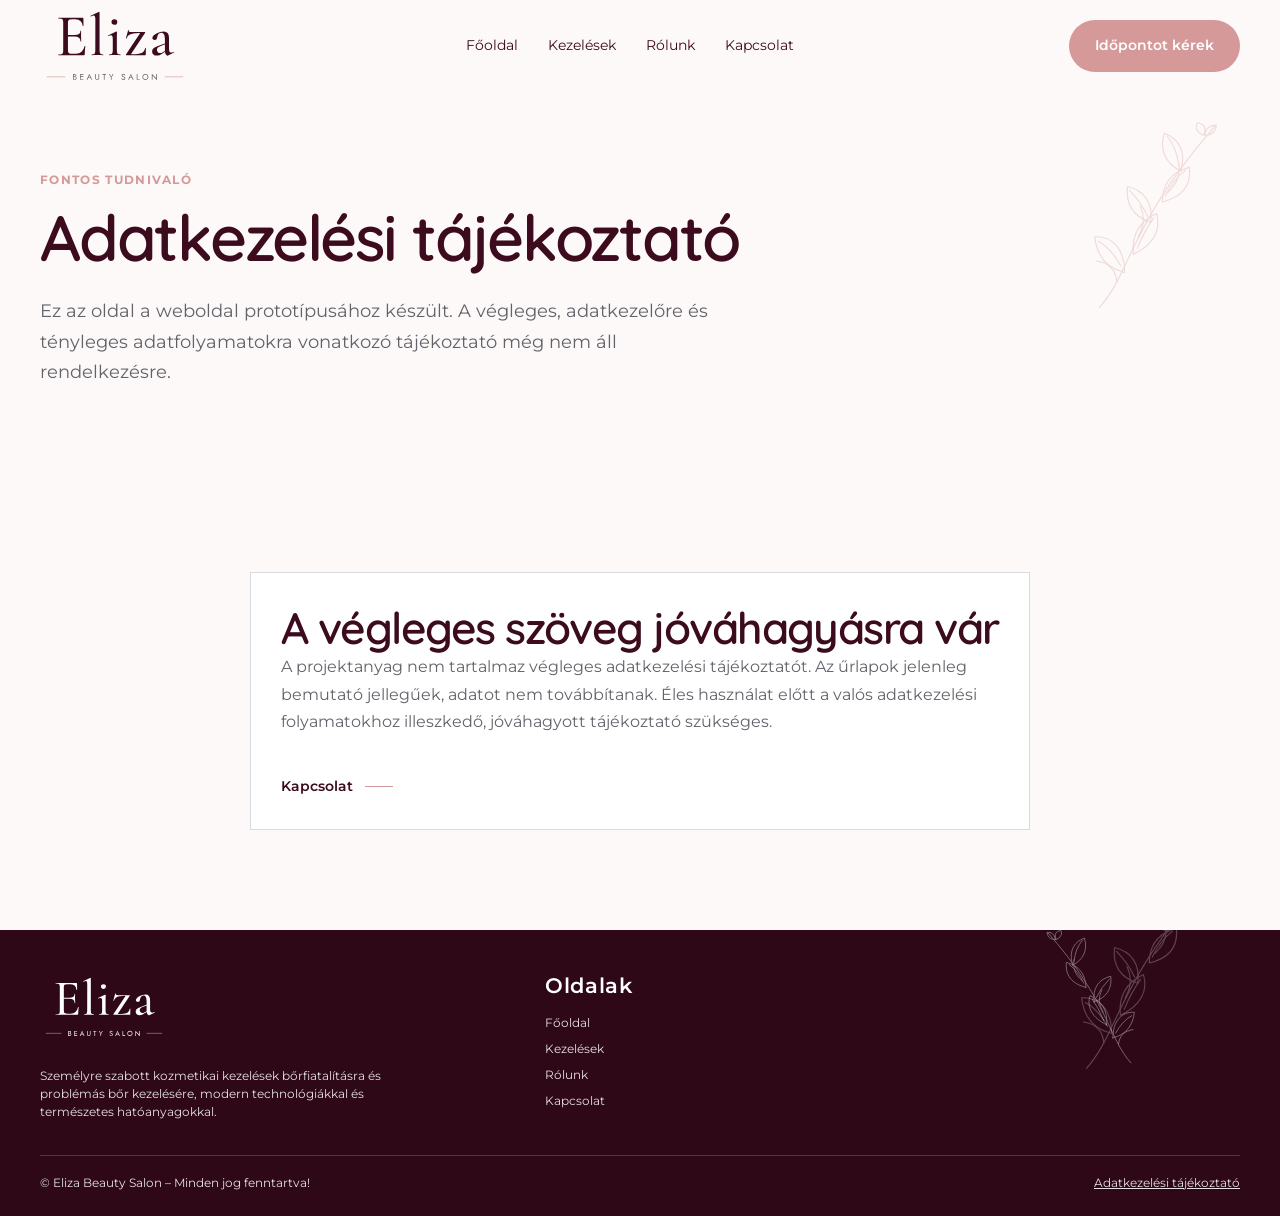
<file: adatkezeles.html>
<!doctype html>
<html lang="hu">
<head>
  <meta charset="UTF-8">
  <meta name="viewport" content="width=device-width, initial-scale=1.0">
  <meta name="description" content="Az Eliza Beauty Salon adatkezelési tájékoztatójának prototípus oldala.">
  <meta name="theme-color" content="#FCF9F8">
  <title>Adatkezelési tájékoztató | Eliza Beauty Salon</title>
  <link rel="icon" type="image/svg+xml" href="eliza-alapanyag/logo-palettahoz-igazitva/favicon.svg">
  <link rel="preconnect" href="https://fonts.googleapis.com">
  <link rel="preconnect" href="https://fonts.gstatic.com" crossorigin>
  <link href="https://fonts.googleapis.com/css2?family=Montserrat:wght@400;500;600;700&family=Quicksand:wght@500;600;700&display=swap" rel="stylesheet">
  <link rel="stylesheet" href="aloldalak.css">
  <link rel="stylesheet" href="typografia.css">
</head>
<body>
  <header class="site-header"><div class="wrap nav-row"><a class="brand" href="koncepcio-1-szakertoi-muterem.html#top" aria-label="Eliza Beauty Salon, főoldal"><img src="eliza-alapanyag/logo-palettahoz-igazitva/logo.svg" alt="Eliza Beauty Salon"></a><nav class="main-nav" aria-label="Fő navigáció"><a href="koncepcio-1-szakertoi-muterem.html#top">Főoldal</a><a href="kezelesek.html">Kezelések</a><a href="rolunk.html">Rólunk</a><a href="kapcsolat.html">Kapcsolat</a></nav><a class="button nav-cta" href="kapcsolat.html#kapcsolati-urlap">Időpontot kérek</a><button class="menu-toggle" type="button" aria-label="Menü" aria-expanded="false" onclick="const n=this.parentElement.querySelector('.main-nav');const o=this.getAttribute('aria-expanded')==='true';this.setAttribute('aria-expanded',String(!o));n.classList.toggle('is-open',!o)">+</button></div></header>
  <main id="top"><section class="subpage-hero"><div class="wrap"><p class="eyebrow">Fontos tudnivaló</p><h1>Adatkezelési tájékoztató</h1><p class="lead">Ez az oldal a weboldal prototípusához készült. A végleges, adatkezelőre és tényleges adatfolyamatokra vonatkozó tájékoztató még nem áll rendelkezésre.</p></div></section>
    <section class="section"><div class="wrap privacy-notice"><h2>A végleges szöveg jóváhagyásra vár</h2><p>A projektanyag nem tartalmaz végleges adatkezelési tájékoztatót. Az űrlapok jelenleg bemutató jellegűek, adatot nem továbbítanak. Éles használat előtt a valós adatkezelési folyamatokhoz illeszkedő, jóváhagyott tájékoztató szükséges.</p><p><a class="text-link" href="kapcsolat.html">Kapcsolat</a></p></div></section></main>
  <footer class="site-footer"><div class="wrap"><div class="footer-main"><div><img class="footer-logo" src="eliza-alapanyag/logo-palettahoz-igazitva/logo-feher.svg" alt="Eliza Beauty Salon"><p class="footer-description">Személyre szabott kozmetikai kezelések bőrfiatalításra és problémás bőr kezelésére, modern technológiákkal és természetes hatóanyagokkal.</p></div><div><h3>Oldalak</h3><div class="footer-links"><a href="koncepcio-1-szakertoi-muterem.html#top">Főoldal</a><a href="kezelesek.html">Kezelések</a><a href="rolunk.html">Rólunk</a><a href="kapcsolat.html">Kapcsolat</a></div></div></div><div class="footer-bottom"><span>© Eliza Beauty Salon – Minden jog fenntartva!</span><a href="adatkezeles.html">Adatkezelési tájékoztató</a></div></div></footer>
</body>
</html>
</file>
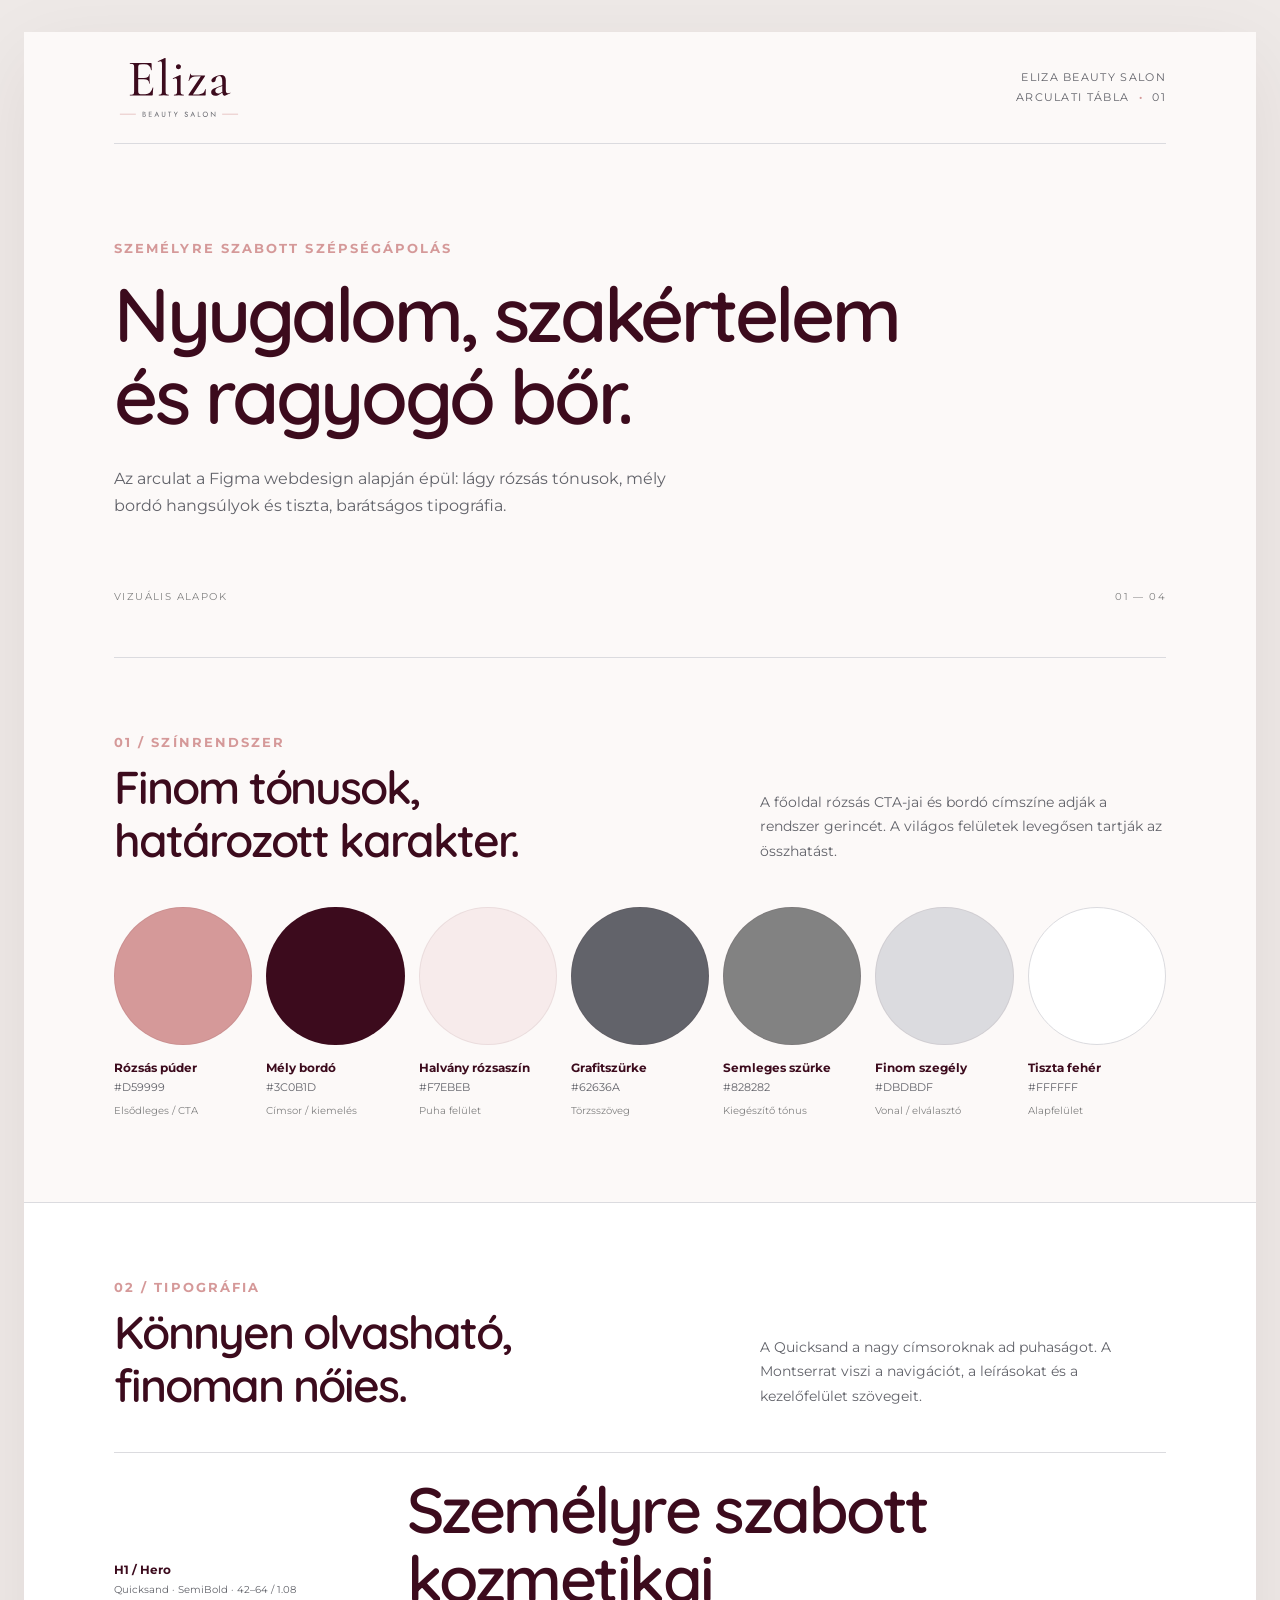
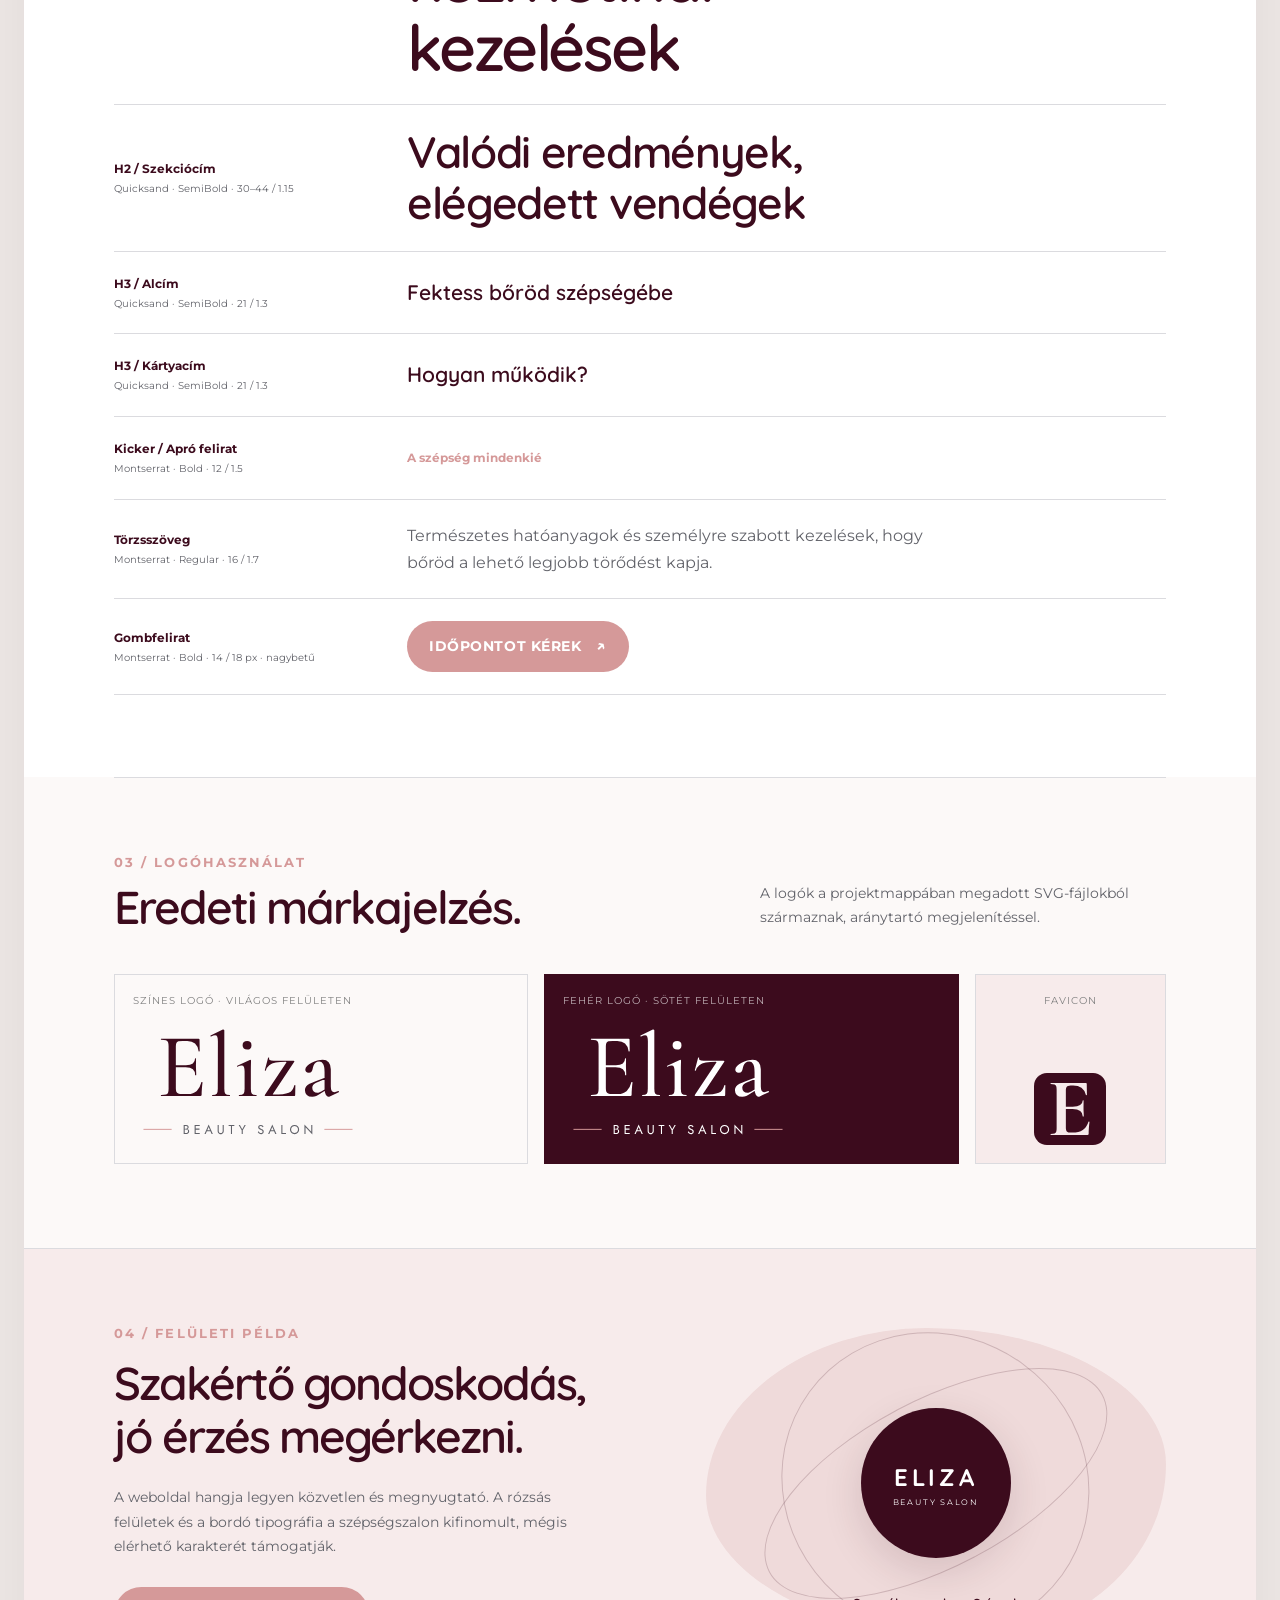
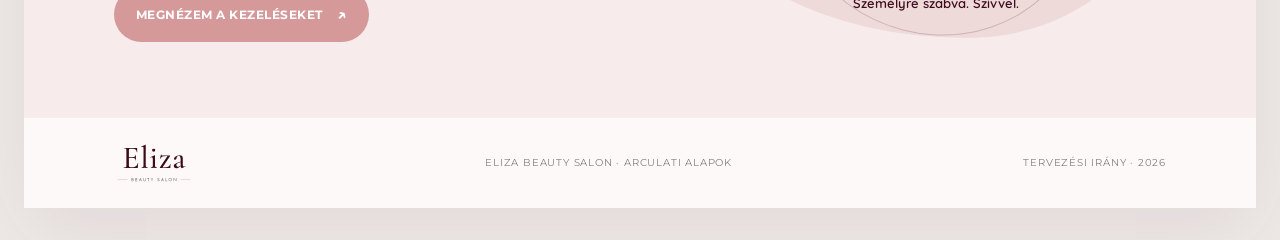
<file: arculati-tabla.html>
<!doctype html>
<html lang="hu">
  <head>
    <meta charset="utf-8" />
    <meta name="viewport" content="width=device-width, initial-scale=1" />
    <meta name="theme-color" content="#f7ebeb" />
    <title>Eliza Beauty Salon — Arculati tábla</title>
    <link rel="icon" type="image/svg+xml" href="eliza-alapanyag/logo-palettahoz-igazitva/favicon.svg" />
    <link rel="preconnect" href="https://fonts.googleapis.com" />
    <link rel="preconnect" href="https://fonts.gstatic.com" crossorigin />
    <link href="https://fonts.googleapis.com/css2?family=Montserrat:wght@400;500;600;700&family=Quicksand:wght@500;600;700&display=swap" rel="stylesheet" />
    <link rel="stylesheet" href="arculati-tabla.css" />
  </head>
  <body>
    <main class="brand-board">
      <header class="masthead">
        <a class="brand-mark" href="#top" aria-label="Eliza Beauty Salon arculati tábla">
          <img src="eliza-alapanyag/logo-palettahoz-igazitva/logo.svg" alt="Eliza Beauty Salon" />
        </a>
        <div class="masthead-meta">
          <span>Eliza Beauty Salon</span>
          <span>Arculati tábla <b>·</b> 01</span>
        </div>
      </header>

      <section class="intro" id="top" aria-labelledby="page-title">
        <p class="eyebrow">Személyre szabott szépségápolás</p>
        <h1 id="page-title">Nyugalom, szakértelem<br />és ragyogó bőr.</h1>
        <p class="intro-copy">Az arculat a Figma webdesign alapján épül: lágy rózsás tónusok, mély bordó hangsúlyok és tiszta, barátságos tipográfia.</p>
        <div class="intro-foot"><span>Vizuális alapok</span><span>01 — 04</span></div>
      </section>

      <section class="section palette-section" aria-labelledby="palette-title">
        <div class="section-heading">
          <div><p class="eyebrow">01 / Színrendszer</p><h2 id="palette-title">Finom tónusok,<br />határozott karakter.</h2></div>
          <p>A főoldal rózsás CTA-jai és bordó címszíne adják a rendszer gerincét. A világos felületek levegősen tartják az összhatást.</p>
        </div>
        <div class="swatches">
          <article class="swatch swatch-primary"><div class="swatch-color"></div><div class="swatch-label"><strong>Rózsás púder</strong><code>#D59999</code></div><small>Elsődleges / CTA</small></article>
          <article class="swatch swatch-burgundy"><div class="swatch-color"></div><div class="swatch-label"><strong>Mély bordó</strong><code>#3C0B1D</code></div><small>Címsor / kiemelés</small></article>
          <article class="swatch swatch-blush"><div class="swatch-color"></div><div class="swatch-label"><strong>Halvány rózsaszín</strong><code>#F7EBEB</code></div><small>Puha felület</small></article>
          <article class="swatch swatch-text"><div class="swatch-color"></div><div class="swatch-label"><strong>Grafitszürke</strong><code>#62636A</code></div><small>Törzsszöveg</small></article>
          <article class="swatch swatch-muted"><div class="swatch-color"></div><div class="swatch-label"><strong>Semleges szürke</strong><code>#828282</code></div><small>Kiegészítő tónus</small></article>
          <article class="swatch swatch-border"><div class="swatch-color"></div><div class="swatch-label"><strong>Finom szegély</strong><code>#DBDBDF</code></div><small>Vonal / elválasztó</small></article>
          <article class="swatch swatch-white"><div class="swatch-color"></div><div class="swatch-label"><strong>Tiszta fehér</strong><code>#FFFFFF</code></div><small>Alapfelület</small></article>
        </div>
      </section>

      <section class="section type-section" aria-labelledby="type-title">
        <div class="section-heading">
          <div><p class="eyebrow">02 / Tipográfia</p><h2 id="type-title">Könnyen olvasható,<br />finoman nőies.</h2></div>
          <p>A Quicksand a nagy címsoroknak ad puhaságot. A Montserrat viszi a navigációt, a leírásokat és a kezelőfelület szövegeit.</p>
        </div>
        <div class="type-specimens">
          <article class="type-row type-display"><div class="type-meta"><span>H1 / Hero</span><small>Quicksand · SemiBold · 42–64 / 1.08</small></div><p>Személyre szabott kozmetikai kezelések</p></article>
          <article class="type-row type-h2"><div class="type-meta"><span>H2 / Szekciócím</span><small>Quicksand · SemiBold · 30–44 / 1.15</small></div><p>Valódi eredmények, elégedett vendégek</p></article>
          <article class="type-row type-h3"><div class="type-meta"><span>H3 / Alcím</span><small>Quicksand · SemiBold · 21 / 1.3</small></div><p>Fektess bőröd szépségébe</p></article>
          <article class="type-row type-h4"><div class="type-meta"><span>H3 / Kártyacím</span><small>Quicksand · SemiBold · 21 / 1.3</small></div><p>Hogyan működik?</p></article>
          <article class="type-row type-kicker"><div class="type-meta"><span>Kicker / Apró felirat</span><small>Montserrat · Bold · 12 / 1.5</small></div><p>A szépség mindenkié</p></article>
          <article class="type-row type-body"><div class="type-meta"><span>Törzsszöveg</span><small>Montserrat · Regular · 16 / 1.7</small></div><p>Természetes hatóanyagok és személyre szabott kezelések, hogy bőröd a lehető legjobb törődést kapja.</p></article>
          <article class="type-row type-button"><div class="type-meta"><span>Gombfelirat</span><small>Montserrat · Bold · 14 / 18 px · nagybetű</small></div><button type="button">Időpontot kérek <span aria-hidden="true">↗</span></button></article>
        </div>
      </section>

      <section class="section logo-section" aria-labelledby="logo-title">
        <div class="section-heading">
          <div><p class="eyebrow">03 / Logóhasználat</p><h2 id="logo-title">Eredeti márkajelzés.</h2></div>
          <p>A logók a projektmappában megadott SVG-fájlokból származnak, aránytartó megjelenítéssel.</p>
        </div>
        <div class="logo-grid">
          <article class="logo-card logo-card-light"><span>Színes logó · világos felületen</span><img src="eliza-alapanyag/logo-palettahoz-igazitva/logo.svg" alt="Eliza Beauty Salon színes logója" /></article>
          <article class="logo-card logo-card-dark"><span>Fehér logó · sötét felületen</span><img src="eliza-alapanyag/logo-palettahoz-igazitva/logo-feher.svg" alt="Eliza Beauty Salon fehér logója" /></article>
          <article class="logo-card logo-card-icon"><span>Favicon</span><img src="eliza-alapanyag/logo-palettahoz-igazitva/favicon.svg" alt="Eliza Beauty Salon favicon" /></article>
        </div>
      </section>

      <section class="section application-section" aria-labelledby="application-title">
        <div class="application-copy"><p class="eyebrow">04 / Felületi példa</p><h2 id="application-title">Szakértő gondoskodás,<br />jó érzés megérkezni.</h2><p class="application-body">A weboldal hangja legyen közvetlen és megnyugtató. A rózsás felületek és a bordó tipográfia a szépségszalon kifinomult, mégis elérhető karakterét támogatják.</p><a class="cta" href="#top">Megnézem a kezeléseket <span aria-hidden="true">↗</span></a></div>
        <div class="application-art" aria-hidden="true"><div class="art-orbit orbit-one"></div><div class="art-orbit orbit-two"></div><div class="art-core"><span>ELIZA</span><small>BEAUTY SALON</small></div><span class="art-caption">Személyre szabva. Szívvel.</span></div>
      </section>

      <footer class="footer"><img src="eliza-alapanyag/logo-palettahoz-igazitva/logo.svg" alt="" /><span>Eliza Beauty Salon · Arculati alapok</span><span>Tervezési irány · 2026</span></footer>
    </main>
  </body>
</html>
</file>
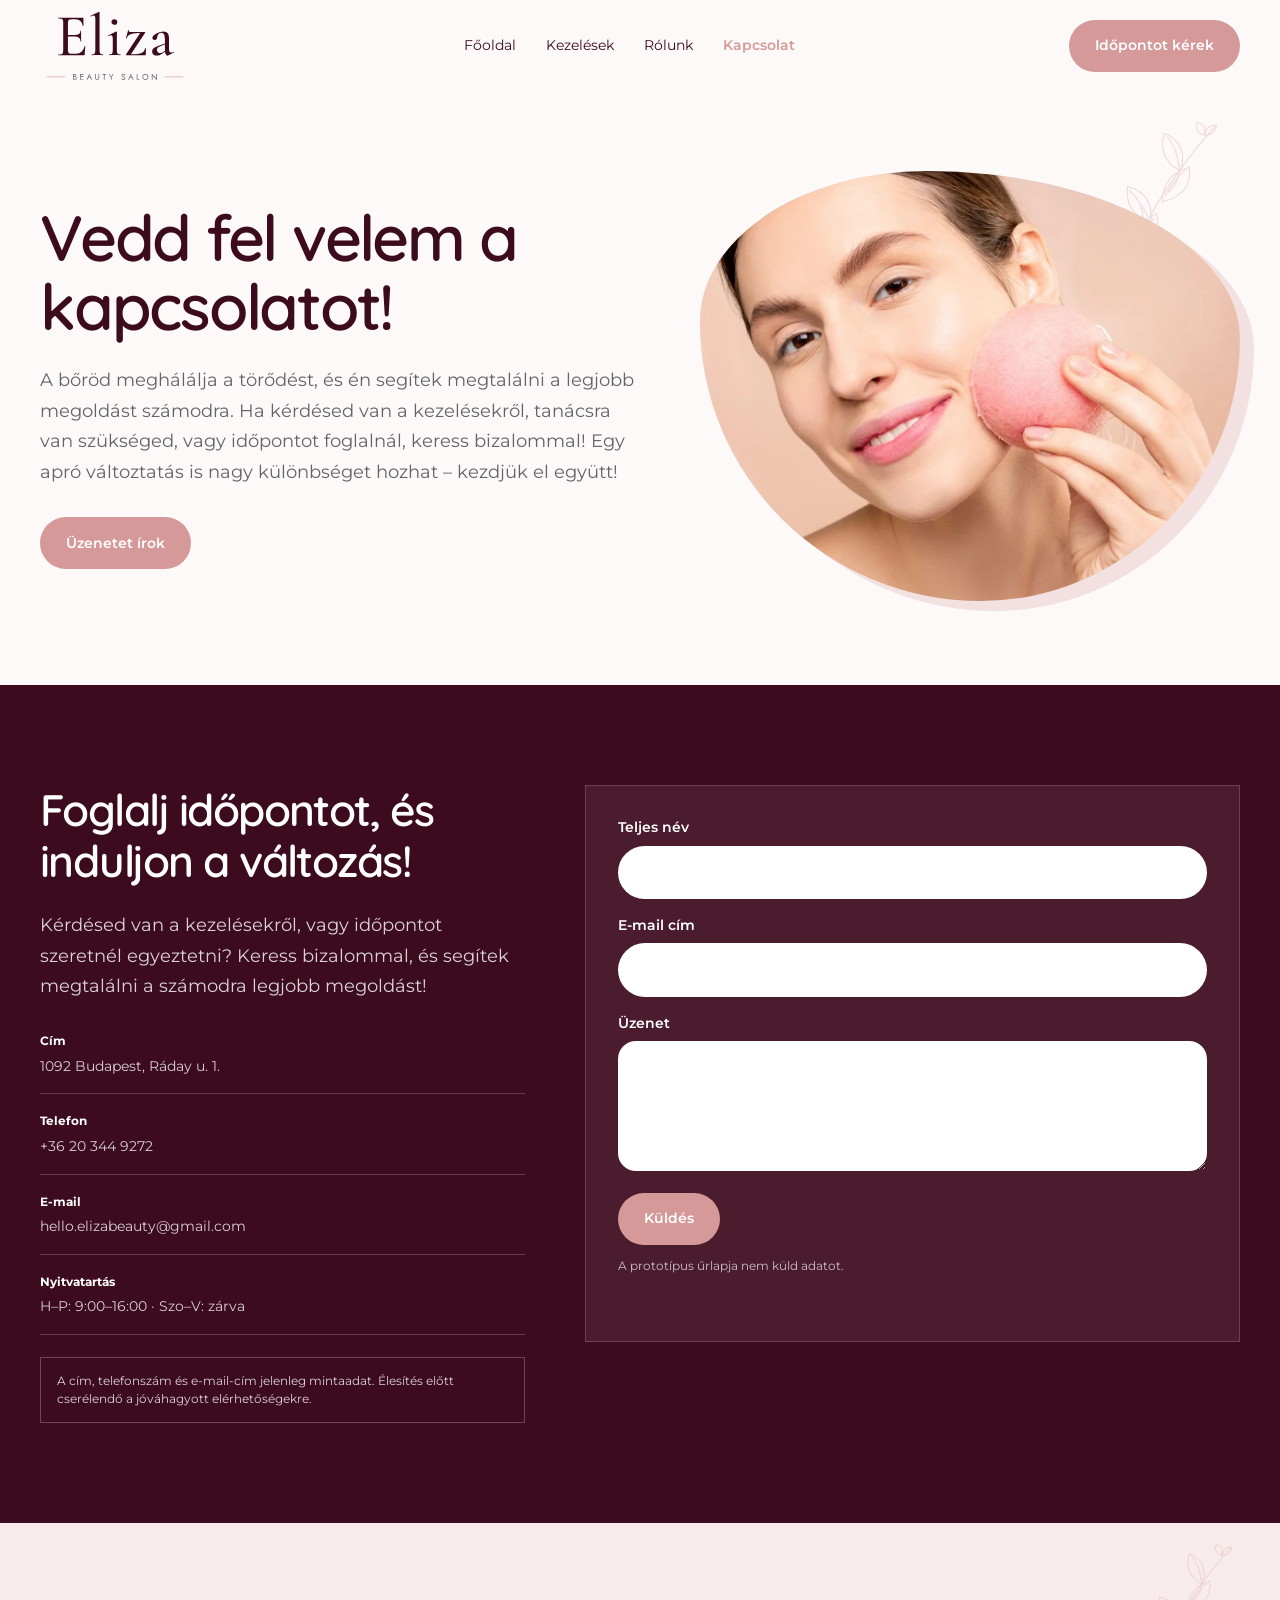
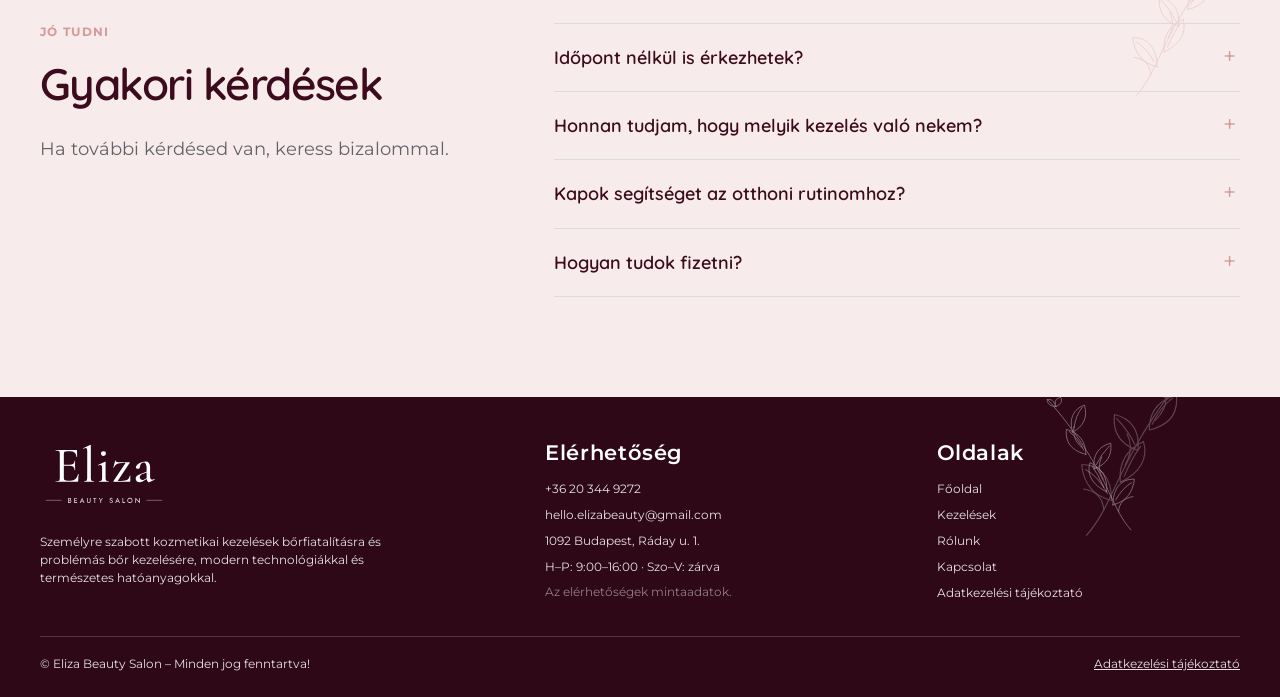
<file: kapcsolat.html>
<!doctype html>
<html lang="hu">
<head>
  <meta charset="UTF-8">
  <meta name="viewport" content="width=device-width, initial-scale=1.0">
  <meta name="description" content="Kérdésed van vagy időpontot szeretnél kérni? Vedd fel a kapcsolatot az Eliza Beauty Salonnal.">
  <meta name="theme-color" content="#FCF9F8">
  <title>Kapcsolat | Eliza Beauty Salon</title>
  <link rel="icon" type="image/svg+xml" href="eliza-alapanyag/logo-palettahoz-igazitva/favicon.svg">
  <link rel="preconnect" href="https://fonts.googleapis.com">
  <link rel="preconnect" href="https://fonts.gstatic.com" crossorigin>
  <link href="https://fonts.googleapis.com/css2?family=Montserrat:wght@400;500;600;700&family=Quicksand:wght@500;600;700&display=swap" rel="stylesheet">
  <link rel="stylesheet" href="aloldalak.css">
  <link rel="stylesheet" href="typografia.css">
</head>
<body>
  <header class="site-header" id="site-header"><div class="wrap nav-row">
    <a class="brand" href="koncepcio-1-szakertoi-muterem.html#top" aria-label="Eliza Beauty Salon, főoldal"><img src="eliza-alapanyag/logo-palettahoz-igazitva/logo.svg" alt="Eliza Beauty Salon"></a>
    <nav class="main-nav" id="main-nav" aria-label="Fő navigáció"><a href="koncepcio-1-szakertoi-muterem.html#top">Főoldal</a><a href="kezelesek.html">Kezelések</a><a href="rolunk.html">Rólunk</a><a href="kapcsolat.html" aria-current="page">Kapcsolat</a></nav>
    <a class="button nav-cta" href="#kapcsolati-urlap">Időpontot kérek</a><button class="menu-toggle" id="menu-toggle" type="button" aria-expanded="false" aria-controls="main-nav" aria-label="Menü megnyitása">+</button>
  </div></header>
  <main id="top">
    <section class="subpage-hero subpage-hero--split"><div class="wrap"><div><h1>Vedd fel velem a kapcsolatot!</h1><p class="lead">A bőröd meghálálja a törődést, és én segítek megtalálni a legjobb megoldást számodra. Ha kérdésed van a kezelésekről, tanácsra van szükséged, vagy időpontot foglalnál, keress bizalommal! Egy apró változtatás is nagy különbséget hozhat – kezdjük el együtt!</p><div class="hero-actions"><a class="button" href="#kapcsolati-urlap">Üzenetet írok</a></div></div><div class="subpage-hero-photo"><img src="images/optimized/Pexels Photo by Shiny Diamond.webp" alt="Nő arctisztító koronggal az arcán"></div></div></section>
    <section class="section booking" id="kapcsolati-urlap" aria-labelledby="contact-title"><div class="wrap contact-layout">
      <div><h2 id="contact-title">Foglalj időpontot, és induljon a változás!</h2><p class="lead">Kérdésed van a kezelésekről, vagy időpontot szeretnél egyeztetni? Keress bizalommal, és segítek megtalálni a számodra legjobb megoldást!</p><div class="contact-details"><div><strong>Cím</strong><span>1092 Budapest, Ráday u. 1.</span></div><div><strong>Telefon</strong><a href="tel:+36203449272">+36 20 344 9272</a></div><div><strong>E-mail</strong><a href="mailto:hello.elizabeauty@gmail.com">hello.elizabeauty@gmail.com</a></div><div><strong>Nyitvatartás</strong><span>H–P: 9:00–16:00 · Szo–V: zárva</span></div></div><p class="sample-note">A cím, telefonszám és e-mail-cím jelenleg mintaadat. Élesítés előtt cserélendő a jóváhagyott elérhetőségekre.</p></div>
      <form class="booking-form" data-demo-form><div class="field"><label for="contact-name">Teljes név</label><input id="contact-name" name="name" autocomplete="name" required></div><div class="field"><label for="contact-email">E-mail cím</label><input id="contact-email" name="email" type="email" autocomplete="email" required></div><div class="field"><label for="contact-message">Üzenet</label><textarea id="contact-message" name="message" required></textarea></div><button class="button button--light" type="submit">Küldés</button><p class="form-note">A prototípus űrlapja nem küld adatot.</p><p class="form-status" aria-live="polite"></p></form>
    </div></section>
    <section class="section section--blush" aria-labelledby="faq-title"><div class="wrap faq-grid"><div><p class="eyebrow">Jó tudni</p><h2 id="faq-title">Gyakori kérdések</h2><p class="lead">Ha további kérdésed van, keress bizalommal.</p></div><div class="faq-list">
      <details class="faq-item"><summary>Időpont nélkül is érkezhetek?</summary><p>Nem, a kozmetikámban kizárólag időpontra fogadok vendégeket.</p></details>
      <details class="faq-item"><summary>Honnan tudjam, hogy melyik kezelés való nekem?</summary><p>Az első találkozás alkalmával a kezelés előtt diagnosztizálom a bőrödet, és felvázolom a kezelési tervet.</p></details>
      <details class="faq-item"><summary>Kapok segítséget az otthoni rutinomhoz?</summary><p>Igen, természetesen! Az első alkalmat követően elmondom, hogy mire figyelj a mindennapokban, milyen termékeket használj, hogy a bőröd a lehető legjobb törődést kapja.</p></details>
      <details class="faq-item"><summary>Hogyan tudok fizetni?</summary><p>A szalonban bankkártyával és készpénzzel is fizethetsz.</p></details>
    </div></div></section>
  </main>
  <footer class="site-footer"><div class="wrap"><div class="footer-main"><div><img class="footer-logo" src="eliza-alapanyag/logo-palettahoz-igazitva/logo-feher.svg" alt="Eliza Beauty Salon"><p class="footer-description">Személyre szabott kozmetikai kezelések bőrfiatalításra és problémás bőr kezelésére, modern technológiákkal és természetes hatóanyagokkal.</p></div><div><h3>Elérhetőség</h3><div class="footer-links"><a href="tel:+36203449272">+36 20 344 9272</a><a href="mailto:hello.elizabeauty@gmail.com">hello.elizabeauty@gmail.com</a><span>1092 Budapest, Ráday u. 1.</span><span>H–P: 9:00–16:00 · Szo–V: zárva</span></div><small class="demo-data">Az elérhetőségek mintaadatok.</small></div><div><h3>Oldalak</h3><div class="footer-links"><a href="koncepcio-1-szakertoi-muterem.html#top">Főoldal</a><a href="kezelesek.html">Kezelések</a><a href="rolunk.html">Rólunk</a><a href="kapcsolat.html">Kapcsolat</a><a href="adatkezeles.html">Adatkezelési tájékoztató</a></div></div></div><div class="footer-bottom"><span>© Eliza Beauty Salon – Minden jog fenntartva!</span><a href="adatkezeles.html">Adatkezelési tájékoztató</a></div></div></footer>
  <script>
    const header=document.getElementById('site-header'),menuButton=document.getElementById('menu-toggle'),nav=document.getElementById('main-nav');const updateHeader=()=>header.classList.toggle('is-scrolled',window.scrollY>18);window.addEventListener('scroll',updateHeader,{passive:true});updateHeader();menuButton.addEventListener('click',()=>{const open=menuButton.getAttribute('aria-expanded')==='true';menuButton.setAttribute('aria-expanded',String(!open));menuButton.setAttribute('aria-label',open?'Menü megnyitása':'Menü bezárása');menuButton.textContent=open?'+':'×';nav.classList.toggle('is-open',!open)});nav.querySelectorAll('a').forEach(link=>link.addEventListener('click',()=>{nav.classList.remove('is-open');menuButton.setAttribute('aria-expanded','false');menuButton.setAttribute('aria-label','Menü megnyitása');menuButton.textContent='+'}));document.querySelectorAll('[data-demo-form]').forEach(form=>form.addEventListener('submit',event=>{event.preventDefault();form.querySelector('.form-status').textContent='Ez a forma a prototípusban még nem küld adatot.'}));
  </script>
</body>
</html>
</file>
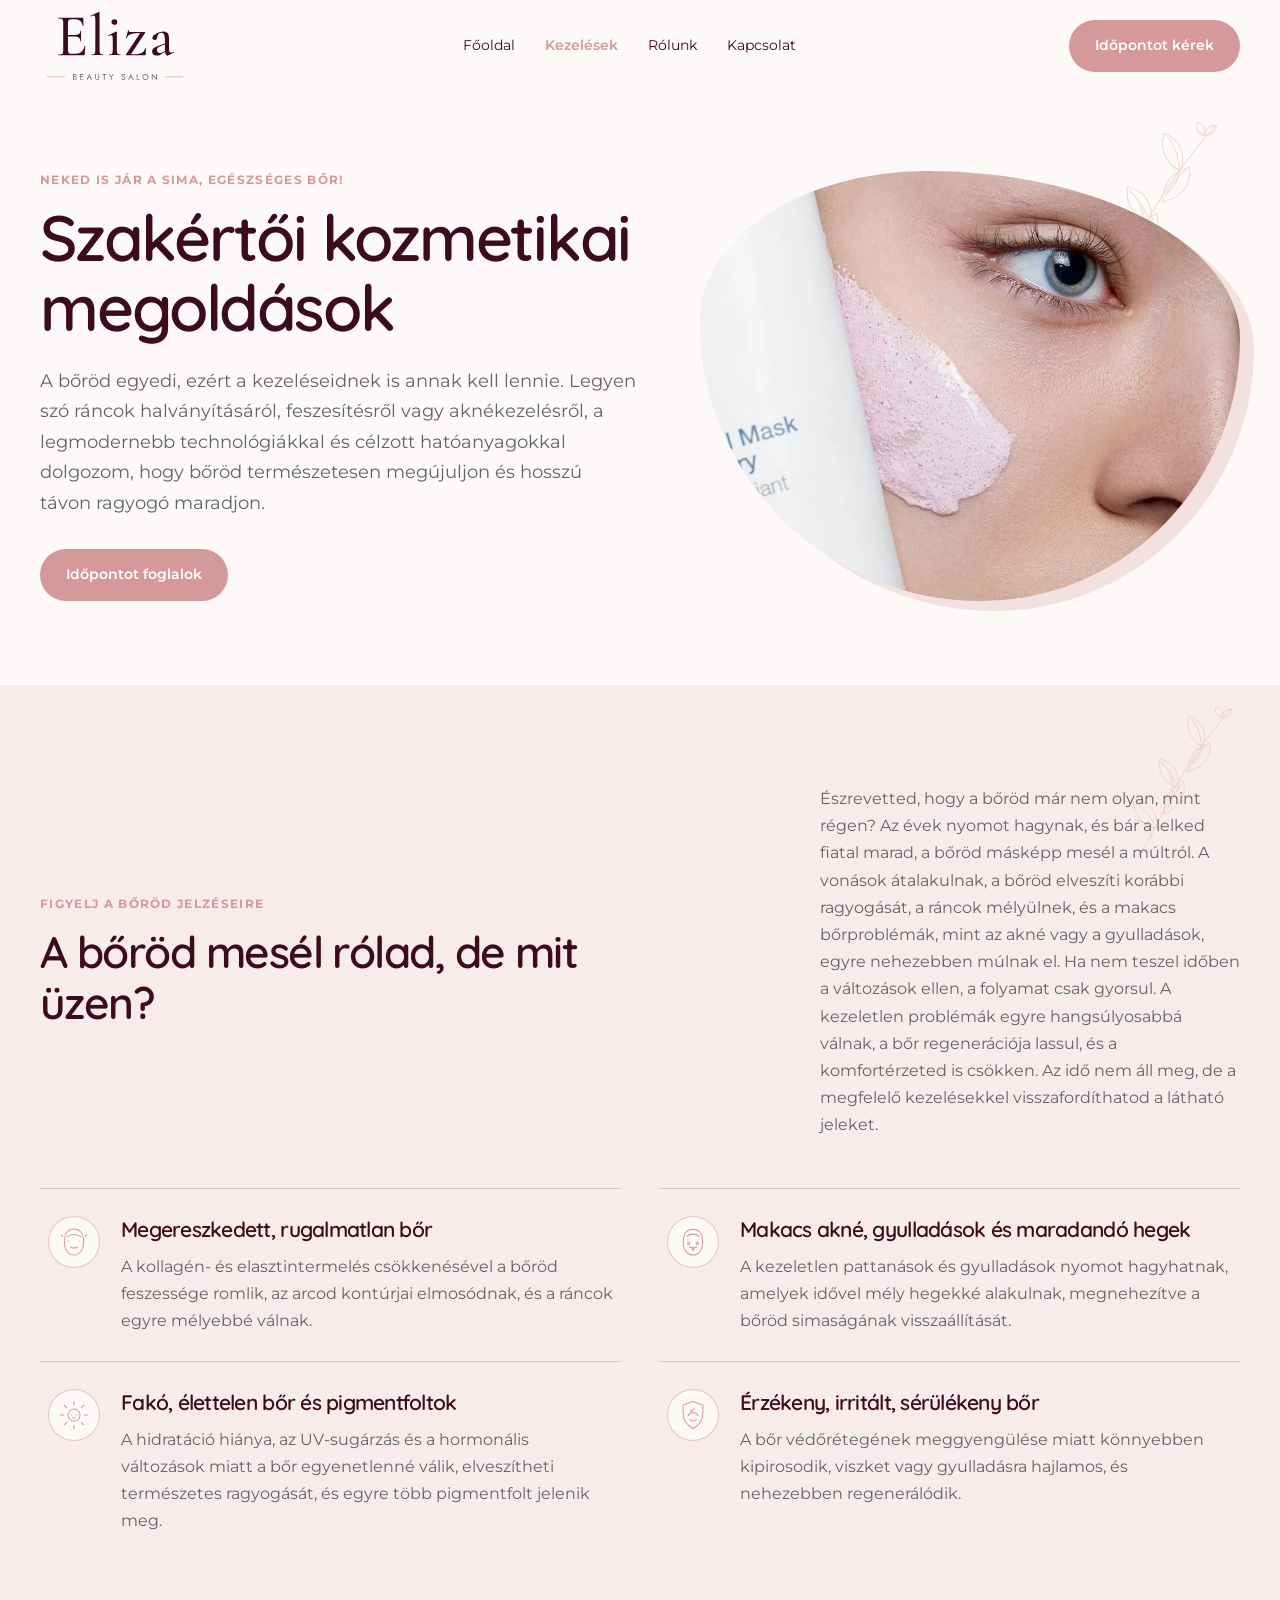
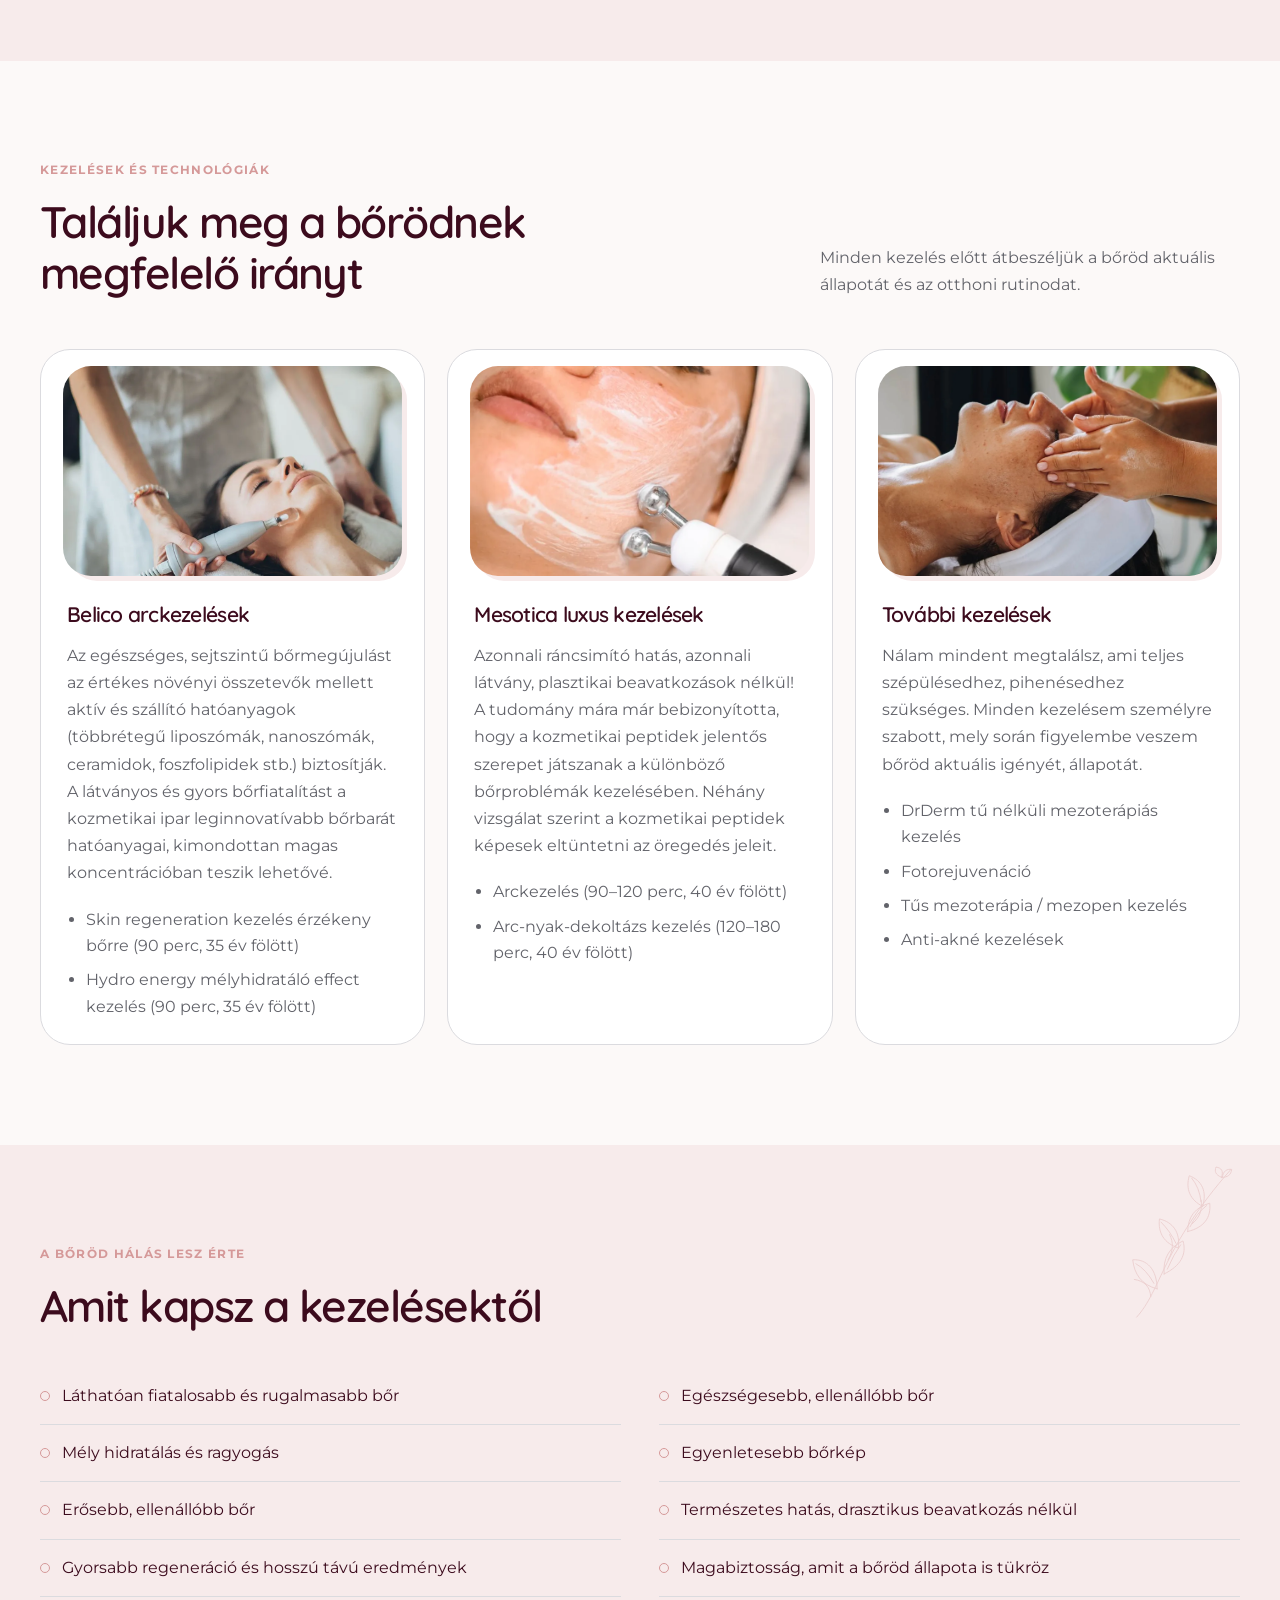
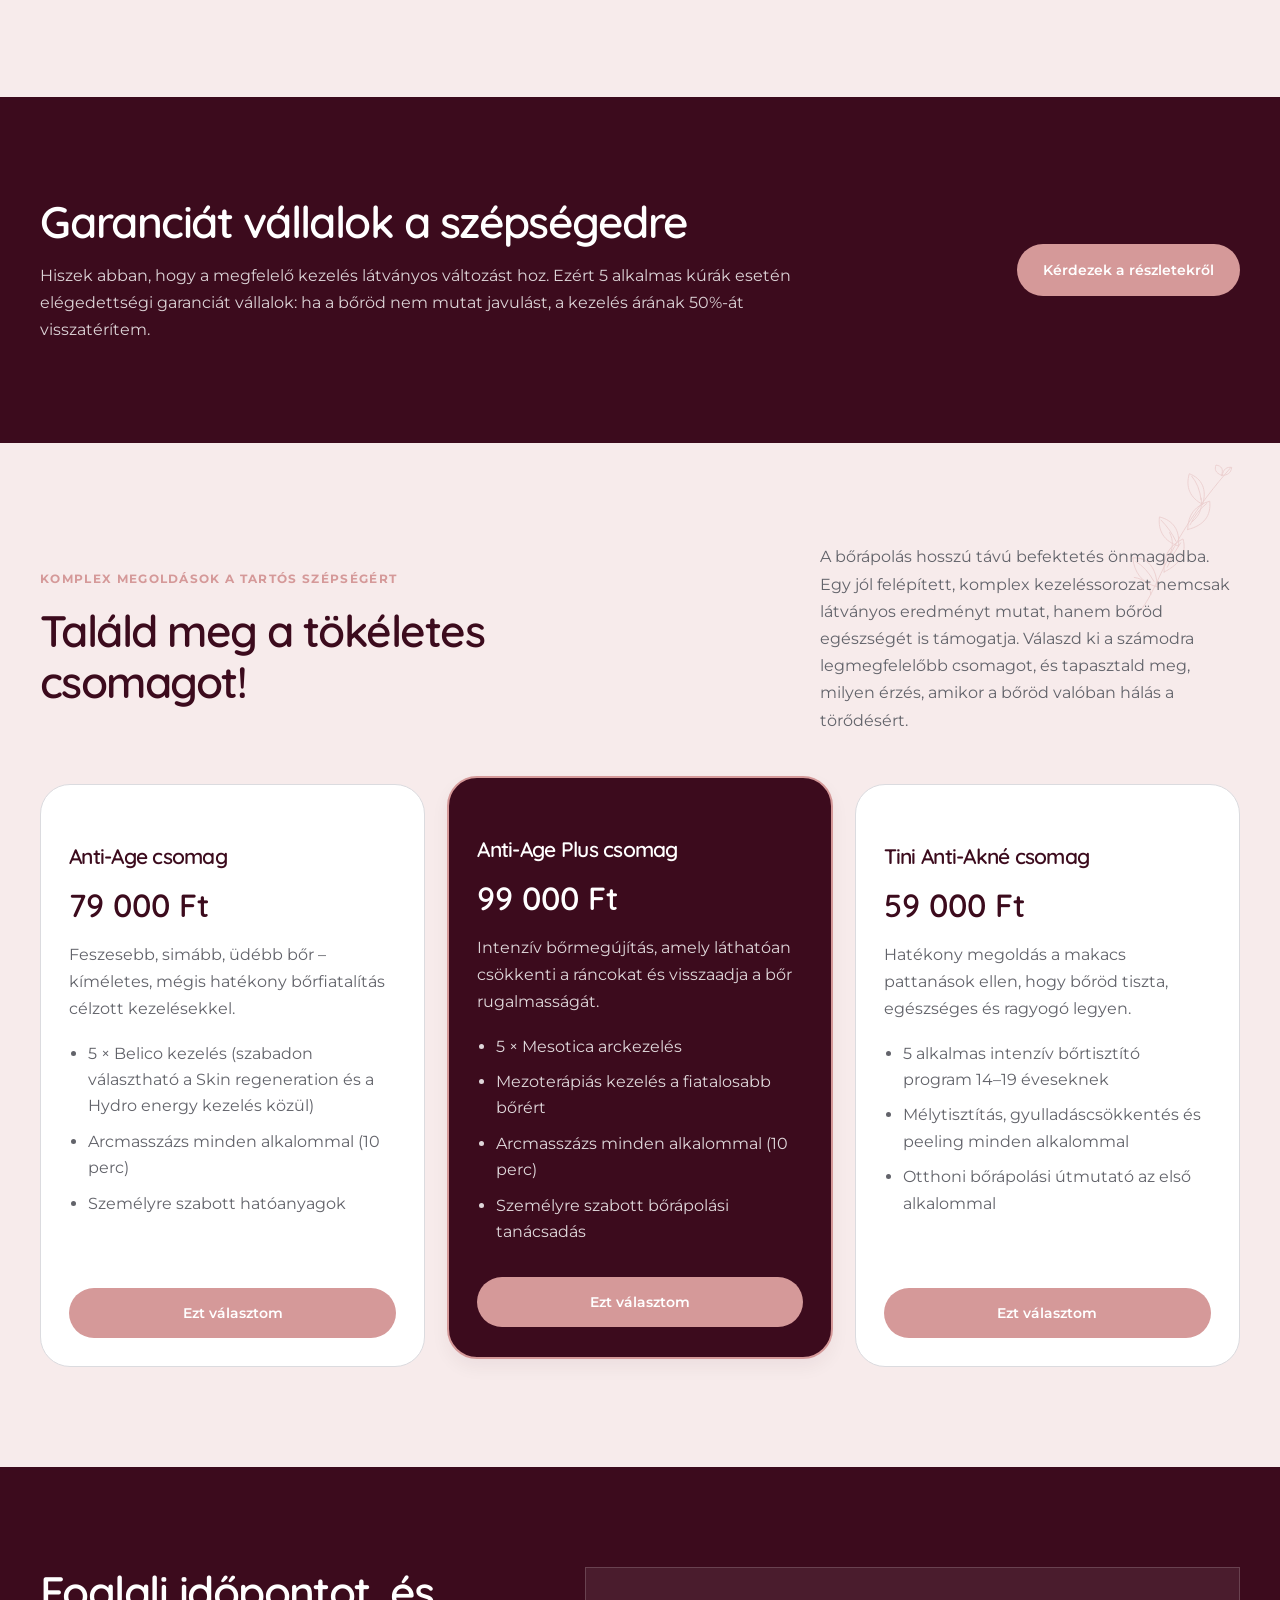
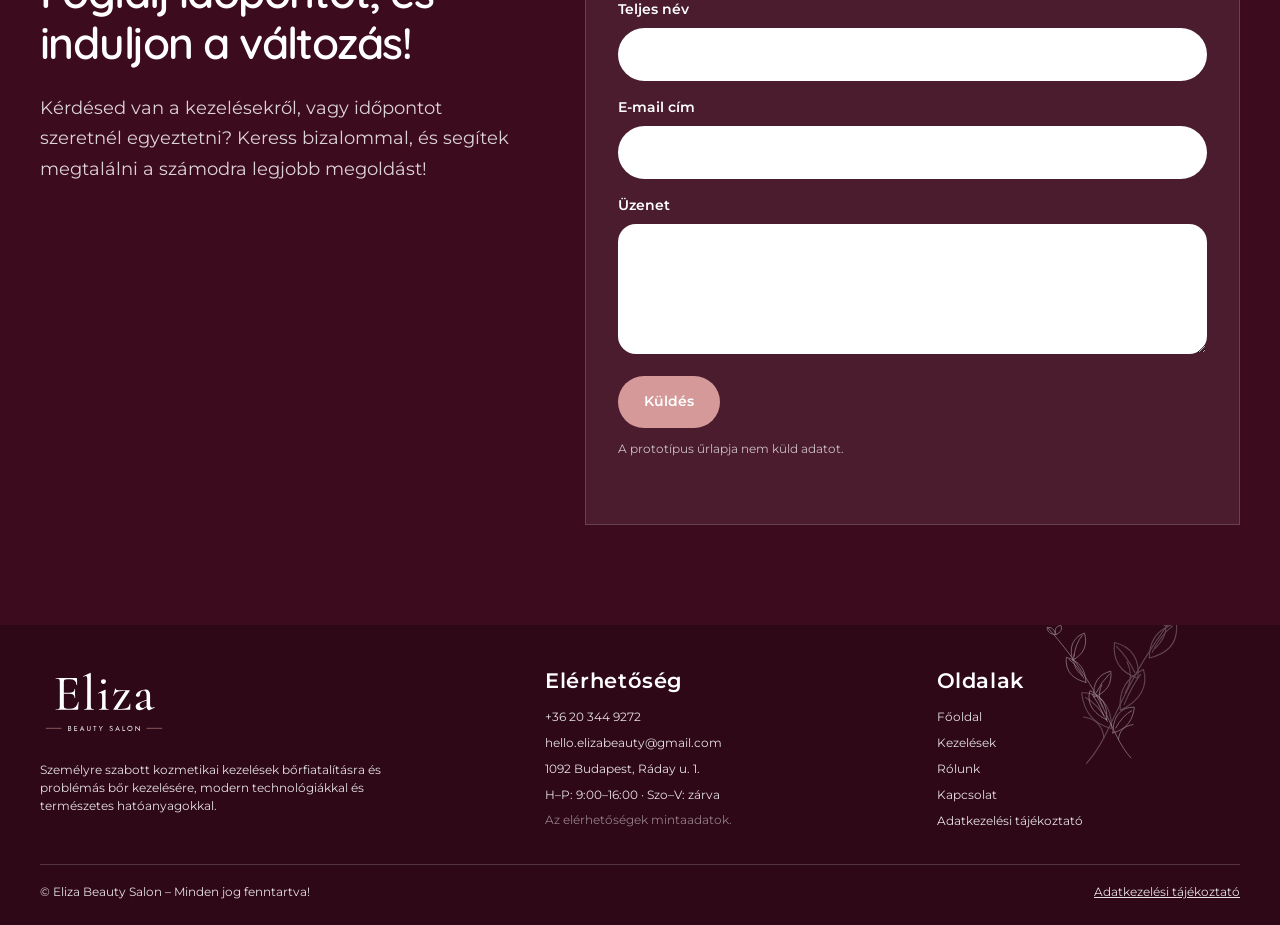
<file: kezelesek.html>
<!doctype html>
<html lang="hu">
<head>
  <meta charset="UTF-8">
  <meta name="viewport" content="width=device-width, initial-scale=1.0">
  <meta name="description" content="Személyre szabott Belico, Mesotica és aknékezelések, valamint kozmetikai csomagok az Eliza Beauty Salonban.">
  <meta name="theme-color" content="#FCF9F8">
  <title>Kezelések | Eliza Beauty Salon</title>
  <link rel="icon" type="image/svg+xml" href="eliza-alapanyag/logo-palettahoz-igazitva/favicon.svg">
  <link rel="preconnect" href="https://fonts.googleapis.com">
  <link rel="preconnect" href="https://fonts.gstatic.com" crossorigin>
  <link href="https://fonts.googleapis.com/css2?family=Montserrat:wght@400;500;600;700&family=Quicksand:wght@500;600;700&display=swap" rel="stylesheet">
  <link rel="stylesheet" href="aloldalak.css">
  <link rel="stylesheet" href="typografia.css">
</head>
<body>
  <header class="site-header" id="site-header">
    <div class="wrap nav-row">
      <a class="brand" href="koncepcio-1-szakertoi-muterem.html#top" aria-label="Eliza Beauty Salon, főoldal"><img src="eliza-alapanyag/logo-palettahoz-igazitva/logo.svg" alt="Eliza Beauty Salon"></a>
      <nav class="main-nav" id="main-nav" aria-label="Fő navigáció"><a href="koncepcio-1-szakertoi-muterem.html#top">Főoldal</a><a href="kezelesek.html" aria-current="page">Kezelések</a><a href="rolunk.html">Rólunk</a><a href="kapcsolat.html">Kapcsolat</a></nav>
      <a class="button nav-cta" href="kapcsolat.html#kapcsolati-urlap">Időpontot kérek</a>
      <button class="menu-toggle" id="menu-toggle" type="button" aria-expanded="false" aria-controls="main-nav" aria-label="Menü megnyitása">+</button>
    </div>
  </header>
  <main id="top">
    <section class="subpage-hero subpage-hero--split">
      <div class="wrap">
        <div><p class="eyebrow">Neked is jár a sima, egészséges bőr!</p><h1>Szakértői kozmetikai megoldások</h1><p class="lead">A bőröd egyedi, ezért a kezeléseidnek is annak kell lennie. Legyen szó ráncok halványításáról, feszesítésről vagy aknékezelésről, a legmodernebb technológiákkal és célzott hatóanyagokkal dolgozom, hogy bőröd természetesen megújuljon és hosszú távon ragyogó maradjon.</p><div class="hero-actions"><a class="button" href="kapcsolat.html#kapcsolati-urlap">Időpontot foglalok</a></div></div>
        <div class="subpage-hero-photo"><img src="images/optimized/Pexels Photo by Mohammadreza Babaei.webp" alt="Arcbőrápoló krémet felvisznek egy vendég arcára"></div>
      </div>
    </section>
    <section class="section section--blush" aria-labelledby="problem-title">
      <div class="wrap"><div class="section-heading problem-heading"><div><p class="eyebrow">Figyelj a bőröd jelzéseire</p><h2 id="problem-title">A bőröd mesél rólad, de mit üzen?</h2></div><p>Észrevetted, hogy a bőröd már nem olyan, mint régen? Az évek nyomot hagynak, és bár a lelked fiatal marad, a bőröd másképp mesél a múltról. A vonások átalakulnak, a bőröd elveszíti korábbi ragyogását, a ráncok mélyülnek, és a makacs bőrproblémák, mint az akné vagy a gyulladások, egyre nehezebben múlnak el. Ha nem teszel időben a változások ellen, a folyamat csak gyorsul. A kezeletlen problémák egyre hangsúlyosabbá válnak, a bőr regenerációja lassul, és a komfortérzeted is csökken. Az idő nem áll meg, de a megfelelő kezelésekkel visszafordíthatod a látható jeleket.</p></div>
        <div class="problem-grid">
          <article class="problem-item"><span class="problem-icon"><svg viewBox="0 0 48 48" aria-hidden="true"><path d="M24 5.5c-8 0-13.5 6.5-13.5 15.2v5.1c0 8.8 5.5 16.7 13.5 16.7s13.5-7.9 13.5-16.7v-5.1C37.5 12 32 5.5 24 5.5Z"/><path d="M16 22.5h.1m15.8 0h.1M19 31c3.1 2 6.9 2 10 0M14 17c3.3-2.8 6.3-3.5 10-3.5s6.7.7 10 3.5"/><path d="m8 16-2-2m34 2 2-2"/></svg></span><div><h3>Megereszkedett, rugalmatlan bőr</h3><p>A kollagén- és elasztintermelés csökkenésével a bőröd feszessége romlik, az arcod kontúrjai elmosódnak, és a ráncok egyre mélyebbé válnak.</p></div></article>
          <article class="problem-item"><span class="problem-icon"><svg viewBox="0 0 48 48" aria-hidden="true"><path d="M24 6c-8 0-13.5 6.4-13.5 15v5.5c0 8.5 5.5 16 13.5 16s13.5-7.5 13.5-16V21C37.5 12.4 32 6 24 6Z"/><path d="M17 21h.1m13.8 0h.1M19 31c3.2 1.5 6.8 1.5 10 0"/><circle cx="18" cy="26" r="1.6"/><circle cx="30" cy="26" r="1.6"/><circle cx="24" cy="34" r="1.4"/><path d="M15 16c2.5-2.1 5.5-3.1 9-3.1s6.5 1 9 3.1"/></svg></span><div><h3>Makacs akné, gyulladások és maradandó hegek</h3><p>A kezeletlen pattanások és gyulladások nyomot hagyhatnak, amelyek idővel mély hegekké alakulnak, megnehezítve a bőröd simaságának visszaállítását.</p></div></article>
          <article class="problem-item"><span class="problem-icon"><svg viewBox="0 0 48 48" aria-hidden="true"><circle cx="24" cy="24" r="8.5"/><path d="M24 4.5v5m0 29v5m19.5-19.5h-5m-29 0h-5m33.3-13.8-3.5 3.5M13.7 34.3l-3.5 3.5m27.6 0-3.5-3.5m-20.6-20.6-3.5-3.5"/><path d="M20.5 24h.1m7 0h.1m-5.8 4c1.4.8 2.8.8 4.2 0"/></svg></span><div><h3>Fakó, élettelen bőr és pigmentfoltok</h3><p>A hidratáció hiánya, az UV-sugárzás és a hormonális változások miatt a bőr egyenetlenné válik, elveszítheti természetes ragyogását, és egyre több pigmentfolt jelenik meg.</p></div></article>
          <article class="problem-item"><span class="problem-icon"><svg viewBox="0 0 48 48" aria-hidden="true"><path d="M24 5 38 10v11c0 10-5.7 17.3-14 22-8.3-4.7-14-12-14-22V10L24 5Z"/><path d="M17 25c1.7-3 4.3-4.5 7-4.5s5.3 1.5 7 4.5M19 30c1.5 1.7 3.2 2.5 5 2.5s3.5-.8 5-2.5"/><path d="m20 17 2 2 4-4"/></svg></span><div><h3>Érzékeny, irritált, sérülékeny bőr</h3><p>A bőr védőrétegének meggyengülése miatt könnyebben kipirosodik, viszket vagy gyulladásra hajlamos, és nehezebben regenerálódik.</p></div></article>
        </div>
      </div>
    </section>
    <section class="section" id="kezelesek" aria-labelledby="treatments-title">
      <div class="wrap"><div class="section-heading"><div><p class="eyebrow">Kezelések és technológiák</p><h2 id="treatments-title">Találjuk meg a bőrödnek megfelelő irányt</h2></div><p>Minden kezelés előtt átbeszéljük a bőröd aktuális állapotát és az otthoni rutinodat.</p></div>
        <div class="service-grid treatment-grid">
          <article class="service-card treatment-card"><div class="treatment-photo treatment-photo--belico"><img src="images/optimized/Pexels Photo by Elina Fairytale.webp" alt="Kozmetikai készülékes arckezelés közben pihenő vendég"></div><h3>Belico arckezelések</h3><p>Az egészséges, sejtszintű bőrmegújulást az értékes növényi összetevők mellett aktív és szállító hatóanyagok (többrétegű liposzómák, nanoszómák, ceramidok, foszfolipidek stb.) biztosítják. A látványos és gyors bőrfiatalítást a kozmetikai ipar leginnovatívabb bőrbarát hatóanyagai, kimondottan magas koncentrációban teszik lehetővé.</p><ul><li>Skin regeneration kezelés érzékeny bőrre (90 perc, 35 év fölött)</li><li>Hydro energy mélyhidratáló effect kezelés (90 perc, 35 év fölött)</li></ul></article>
          <article class="service-card treatment-card"><div class="treatment-photo treatment-photo--mesotica"><img src="images/optimized/Pexels Photo by Kerim Eveyik.webp" alt="Kozmetikus készülékes kezelést végez egy vendég arcbőrén"></div><h3>Mesotica luxus kezelések</h3><p>Azonnali ráncsimító hatás, azonnali látvány, plasztikai beavatkozások nélkül! A tudomány mára már bebizonyította, hogy a kozmetikai peptidek jelentős szerepet játszanak a különböző bőrproblémák kezelésében. Néhány vizsgálat szerint a kozmetikai peptidek képesek eltüntetni az öregedés jeleit.</p><ul><li>Arckezelés (90–120 perc, 40 év fölött)</li><li>Arc-nyak-dekoltázs kezelés (120–180 perc, 40 év fölött)</li></ul></article>
          <article class="service-card treatment-card"><div class="treatment-photo treatment-photo--egyeb"><img src="images/optimized/Pexels Photo by olia danilevich.webp" alt="Arcmasszázs egy kozmetikai kezelés során"></div><h3>További kezelések</h3><p>Nálam mindent megtalálsz, ami teljes szépülésedhez, pihenésedhez szükséges. Minden kezelésem személyre szabott, mely során figyelembe veszem bőröd aktuális igényét, állapotát.</p><ul><li>DrDerm tű nélküli mezoterápiás kezelés</li><li>Fotorejuvenáció</li><li>Tűs mezoterápia / mezopen kezelés</li><li>Anti-akné kezelések</li></ul></article>
        </div>
      </div>
    </section>
    <section class="section section--blush" aria-labelledby="results-title">
      <div class="wrap"><p class="eyebrow">A bőröd hálás lesz érte</p><h2 id="results-title">Amit kapsz a kezelésektől</h2><ul class="results-list"><li>Láthatóan fiatalosabb és rugalmasabb bőr</li><li>Egészségesebb, ellenállóbb bőr</li><li>Mély hidratálás és ragyogás</li><li>Egyenletesebb bőrkép</li><li>Erősebb, ellenállóbb bőr</li><li>Természetes hatás, drasztikus beavatkozás nélkül</li><li>Gyorsabb regeneráció és hosszú távú eredmények</li><li>Magabiztosság, amit a bőröd állapota is tükröz</li></ul></div>
    </section>
    <section class="section guarantee-section" aria-labelledby="guarantee-title"><div class="wrap guarantee"><div><h2 id="guarantee-title">Garanciát vállalok a szépségedre</h2><p>Hiszek abban, hogy a megfelelő kezelés látványos változást hoz. Ezért 5 alkalmas kúrák esetén elégedettségi garanciát vállalok: ha a bőröd nem mutat javulást, a kezelés árának 50%-át visszatérítem.</p></div><a class="button button--light" href="kapcsolat.html#kapcsolati-urlap">Kérdezek a részletekről</a></div></section>
    <section class="section section--blush" aria-labelledby="packages-title">
      <div class="wrap"><div class="section-heading packages-heading"><div><p class="eyebrow">Komplex megoldások a tartós szépségért</p><h2 id="packages-title">Találd meg a tökéletes csomagot!</h2></div><p>A bőrápolás hosszú távú befektetés önmagadba. Egy jól felépített, komplex kezeléssorozat nemcsak látványos eredményt mutat, hanem bőröd egészségét is támogatja. Válaszd ki a számodra legmegfelelőbb csomagot, és tapasztald meg, milyen érzés, amikor a bőröd valóban hálás a törődésért.</p></div>
        <div class="package-grid">
          <article class="package-card"><h3>Anti-Age csomag</h3><p class="price">79 000 Ft</p><p>Feszesebb, simább, üdébb bőr – kíméletes, mégis hatékony bőrfiatalítás célzott kezelésekkel.</p><ul><li>5 × Belico kezelés (szabadon választható a Skin regeneration és a Hydro energy kezelés közül)</li><li>Arcmasszázs minden alkalommal (10 perc)</li><li>Személyre szabott hatóanyagok</li></ul><div class="package-card-action"><a class="button" href="kapcsolat.html#kapcsolati-urlap">Ezt választom</a></div></article>
          <article class="package-card package-card--featured"><h3>Anti-Age Plus csomag</h3><p class="price">99 000 Ft</p><p>Intenzív bőrmegújítás, amely láthatóan csökkenti a ráncokat és visszaadja a bőr rugalmasságát.</p><ul><li>5 × Mesotica arckezelés</li><li>Mezoterápiás kezelés a fiatalosabb bőrért</li><li>Arcmasszázs minden alkalommal (10 perc)</li><li>Személyre szabott bőrápolási tanácsadás</li></ul><div class="package-card-action"><a class="button" href="kapcsolat.html#kapcsolati-urlap">Ezt választom</a></div></article>
          <article class="package-card"><h3>Tini Anti-Akné csomag</h3><p class="price">59 000 Ft</p><p>Hatékony megoldás a makacs pattanások ellen, hogy bőröd tiszta, egészséges és ragyogó legyen.</p><ul><li>5 alkalmas intenzív bőrtisztító program 14–19 éveseknek</li><li>Mélytisztítás, gyulladáscsökkentés és peeling minden alkalommal</li><li>Otthoni bőrápolási útmutató az első alkalommal</li></ul><div class="package-card-action"><a class="button" href="kapcsolat.html#kapcsolati-urlap">Ezt választom</a></div></article>
        </div>
      </div>
    </section>
    <section class="section booking" id="idopontkeres" aria-labelledby="booking-title">
      <div class="wrap contact-layout"><div><h2 id="booking-title">Foglalj időpontot, és induljon a változás!</h2><p class="lead">Kérdésed van a kezelésekről, vagy időpontot szeretnél egyeztetni? Keress bizalommal, és segítek megtalálni a számodra legjobb megoldást!</p></div>
        <form class="booking-form" data-demo-form><div class="field"><label for="treat-name">Teljes név</label><input id="treat-name" name="name" autocomplete="name" required></div><div class="field"><label for="treat-email">E-mail cím</label><input id="treat-email" name="email" type="email" autocomplete="email" required></div><div class="field"><label for="treat-message">Üzenet</label><textarea id="treat-message" name="message" required></textarea></div><button class="button button--light" type="submit">Küldés</button><p class="form-note">A prototípus űrlapja nem küld adatot.</p><p class="form-status" aria-live="polite"></p></form>
      </div>
    </section>
  </main>
  <footer class="site-footer"><div class="wrap"><div class="footer-main"><div><img class="footer-logo" src="eliza-alapanyag/logo-palettahoz-igazitva/logo-feher.svg" alt="Eliza Beauty Salon"><p class="footer-description">Személyre szabott kozmetikai kezelések bőrfiatalításra és problémás bőr kezelésére, modern technológiákkal és természetes hatóanyagokkal.</p></div><div><h3>Elérhetőség</h3><div class="footer-links"><a href="tel:+36203449272">+36 20 344 9272</a><a href="mailto:hello.elizabeauty@gmail.com">hello.elizabeauty@gmail.com</a><span>1092 Budapest, Ráday u. 1.</span><span>H–P: 9:00–16:00 · Szo–V: zárva</span></div><small class="demo-data">Az elérhetőségek mintaadatok.</small></div><div><h3>Oldalak</h3><div class="footer-links"><a href="koncepcio-1-szakertoi-muterem.html#top">Főoldal</a><a href="kezelesek.html">Kezelések</a><a href="rolunk.html">Rólunk</a><a href="kapcsolat.html">Kapcsolat</a><a href="adatkezeles.html">Adatkezelési tájékoztató</a></div></div></div><div class="footer-bottom"><span>© Eliza Beauty Salon – Minden jog fenntartva!</span><a href="adatkezeles.html">Adatkezelési tájékoztató</a></div></div></footer>
  <script>
    const header=document.getElementById('site-header'),menuButton=document.getElementById('menu-toggle'),nav=document.getElementById('main-nav');
    const updateHeader=()=>header.classList.toggle('is-scrolled',window.scrollY>18);window.addEventListener('scroll',updateHeader,{passive:true});updateHeader();
    menuButton.addEventListener('click',()=>{const open=menuButton.getAttribute('aria-expanded')==='true';menuButton.setAttribute('aria-expanded',String(!open));menuButton.setAttribute('aria-label',open?'Menü megnyitása':'Menü bezárása');menuButton.textContent=open?'+':'×';nav.classList.toggle('is-open',!open)});
    nav.querySelectorAll('a').forEach(link=>link.addEventListener('click',()=>{nav.classList.remove('is-open');menuButton.setAttribute('aria-expanded','false');menuButton.setAttribute('aria-label','Menü megnyitása');menuButton.textContent='+'}));
    document.querySelectorAll('[data-demo-form]').forEach(form=>form.addEventListener('submit',event=>{event.preventDefault();form.querySelector('.form-status').textContent='Ez a forma a prototípusban még nem küld adatot.'}));
  </script>
</body>
</html>
</file>
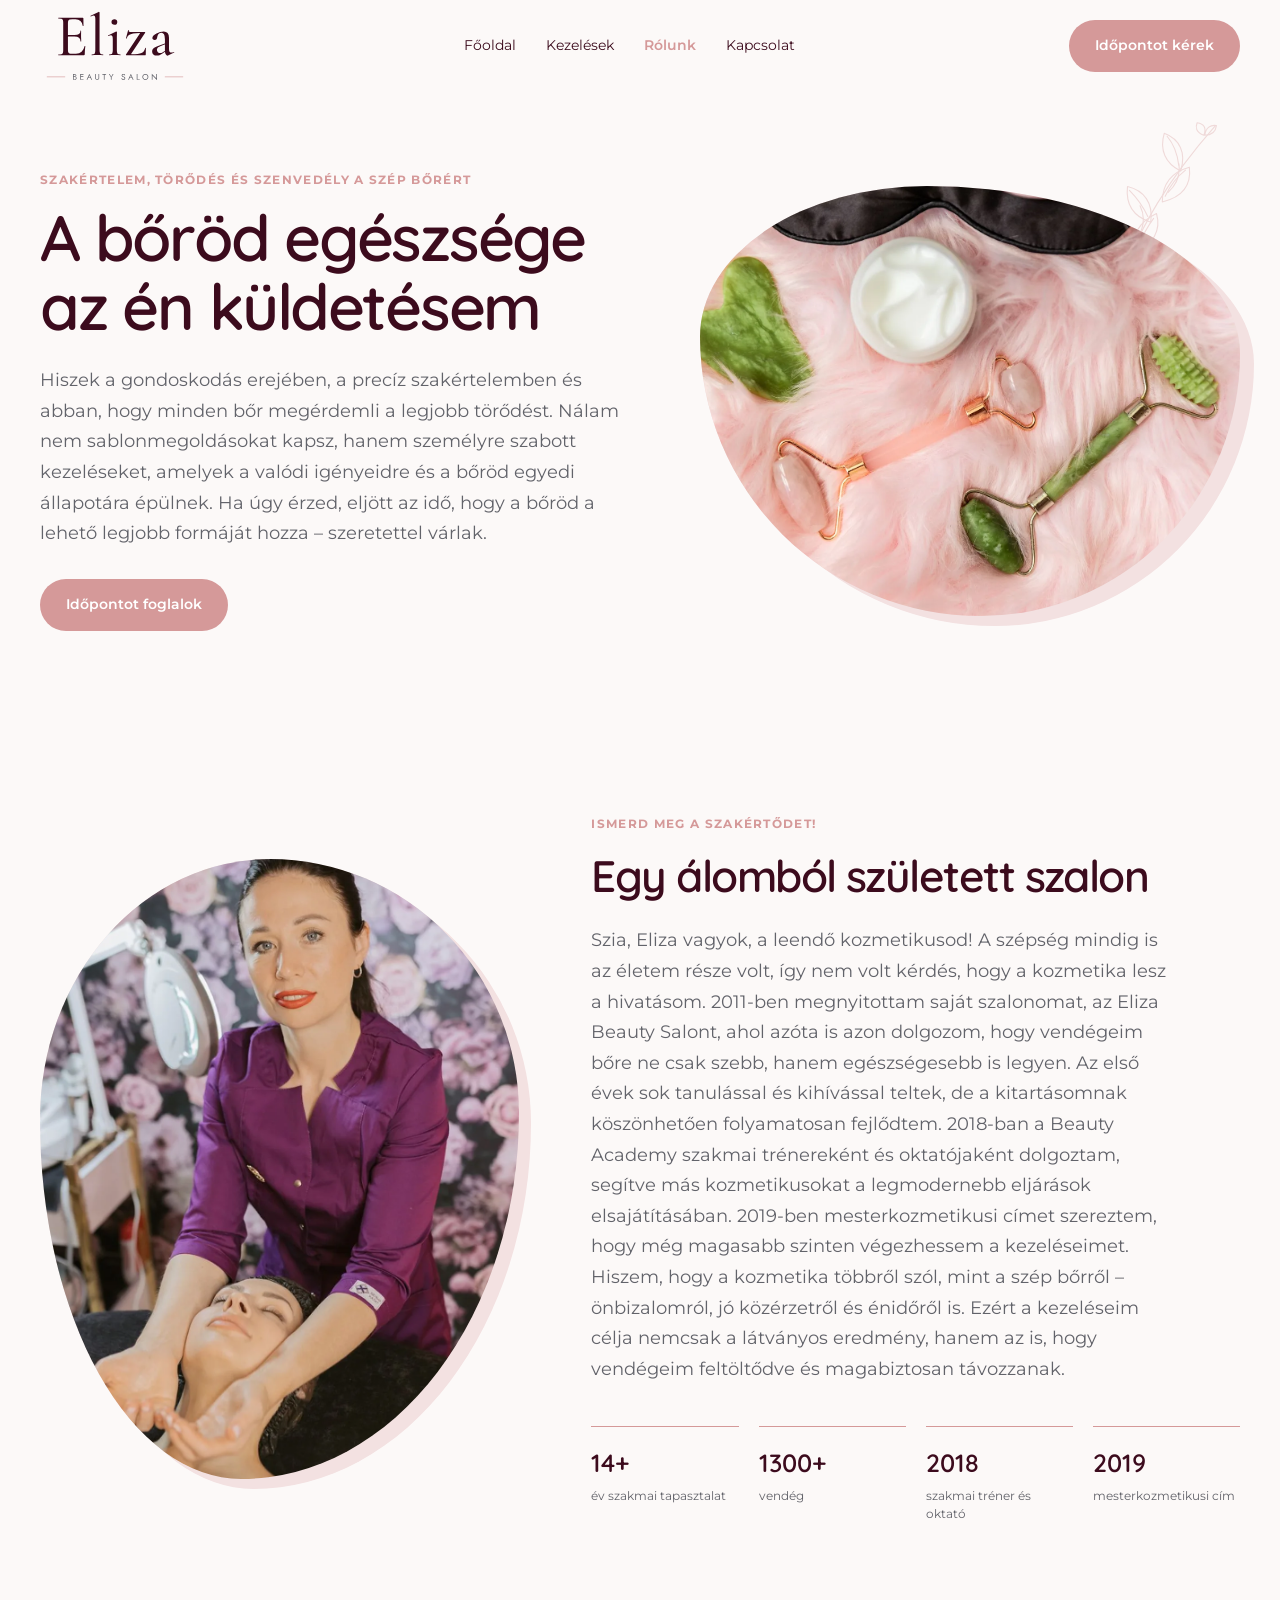
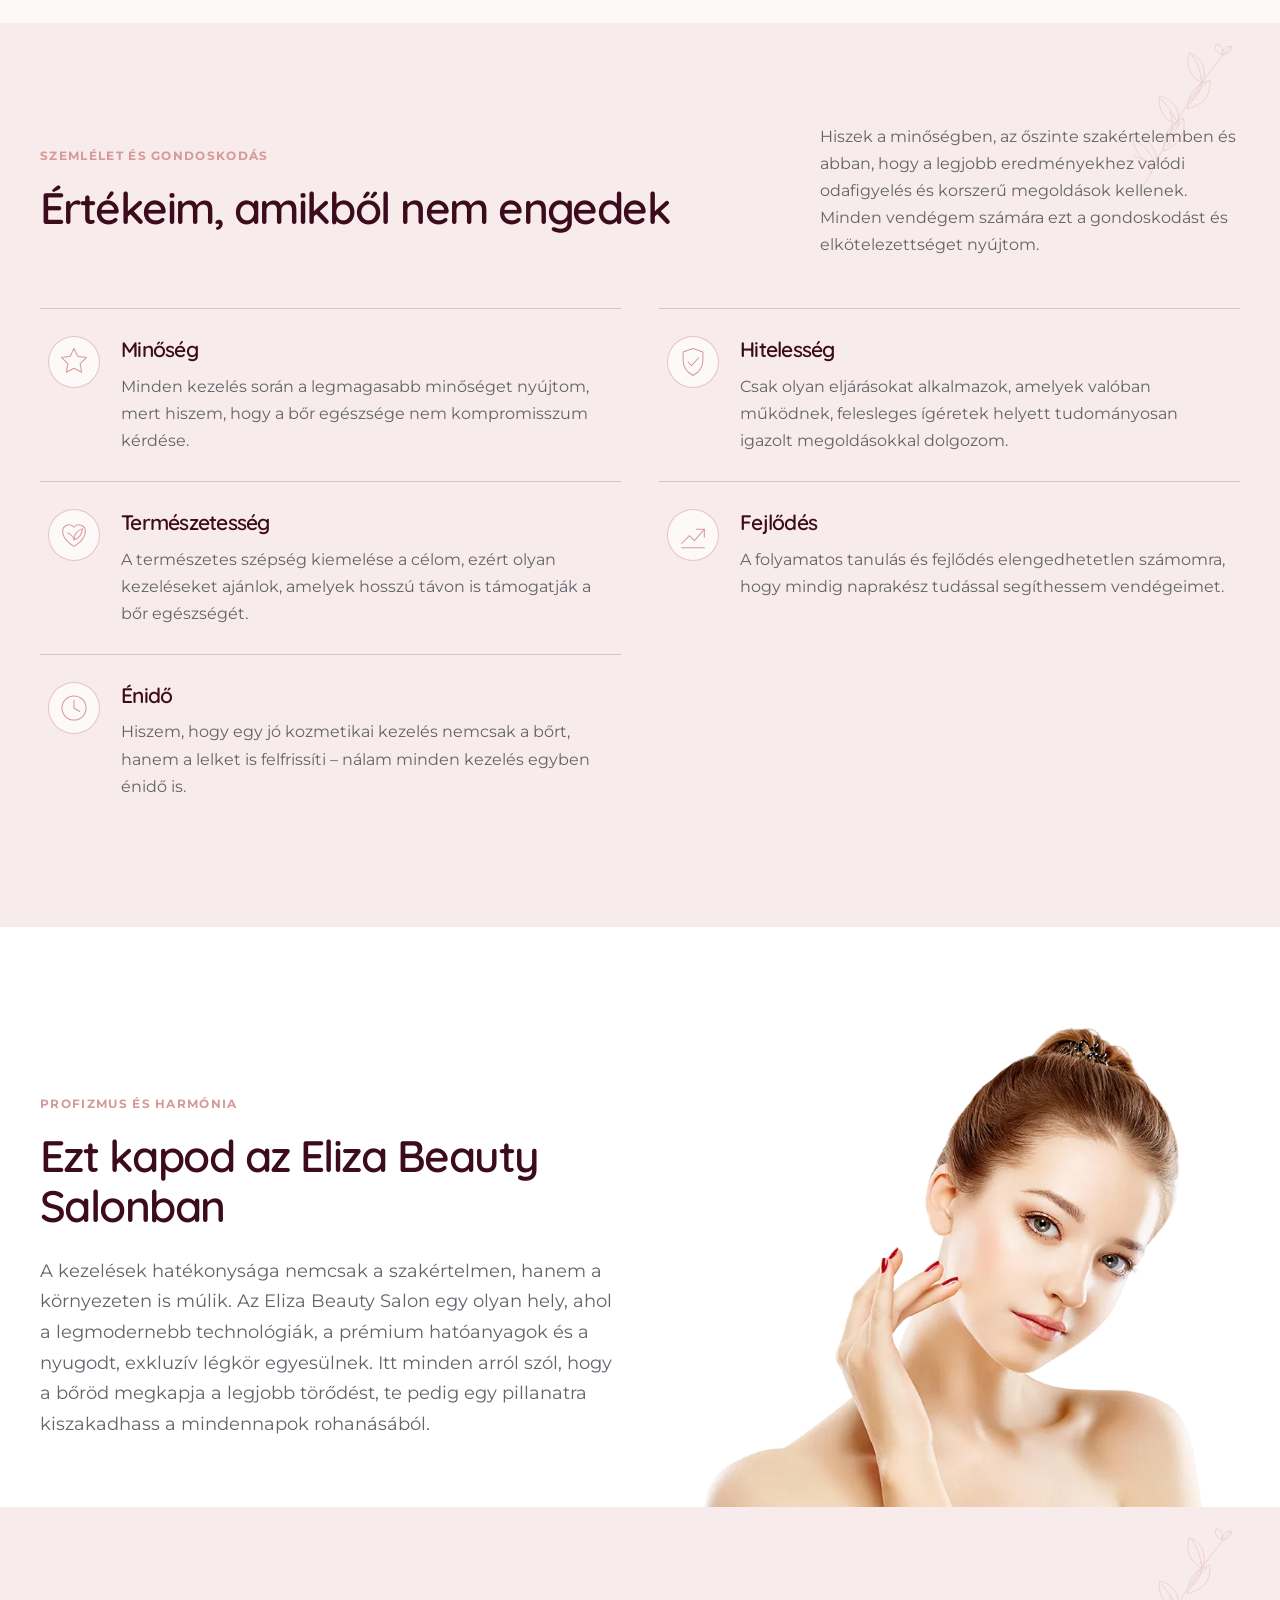
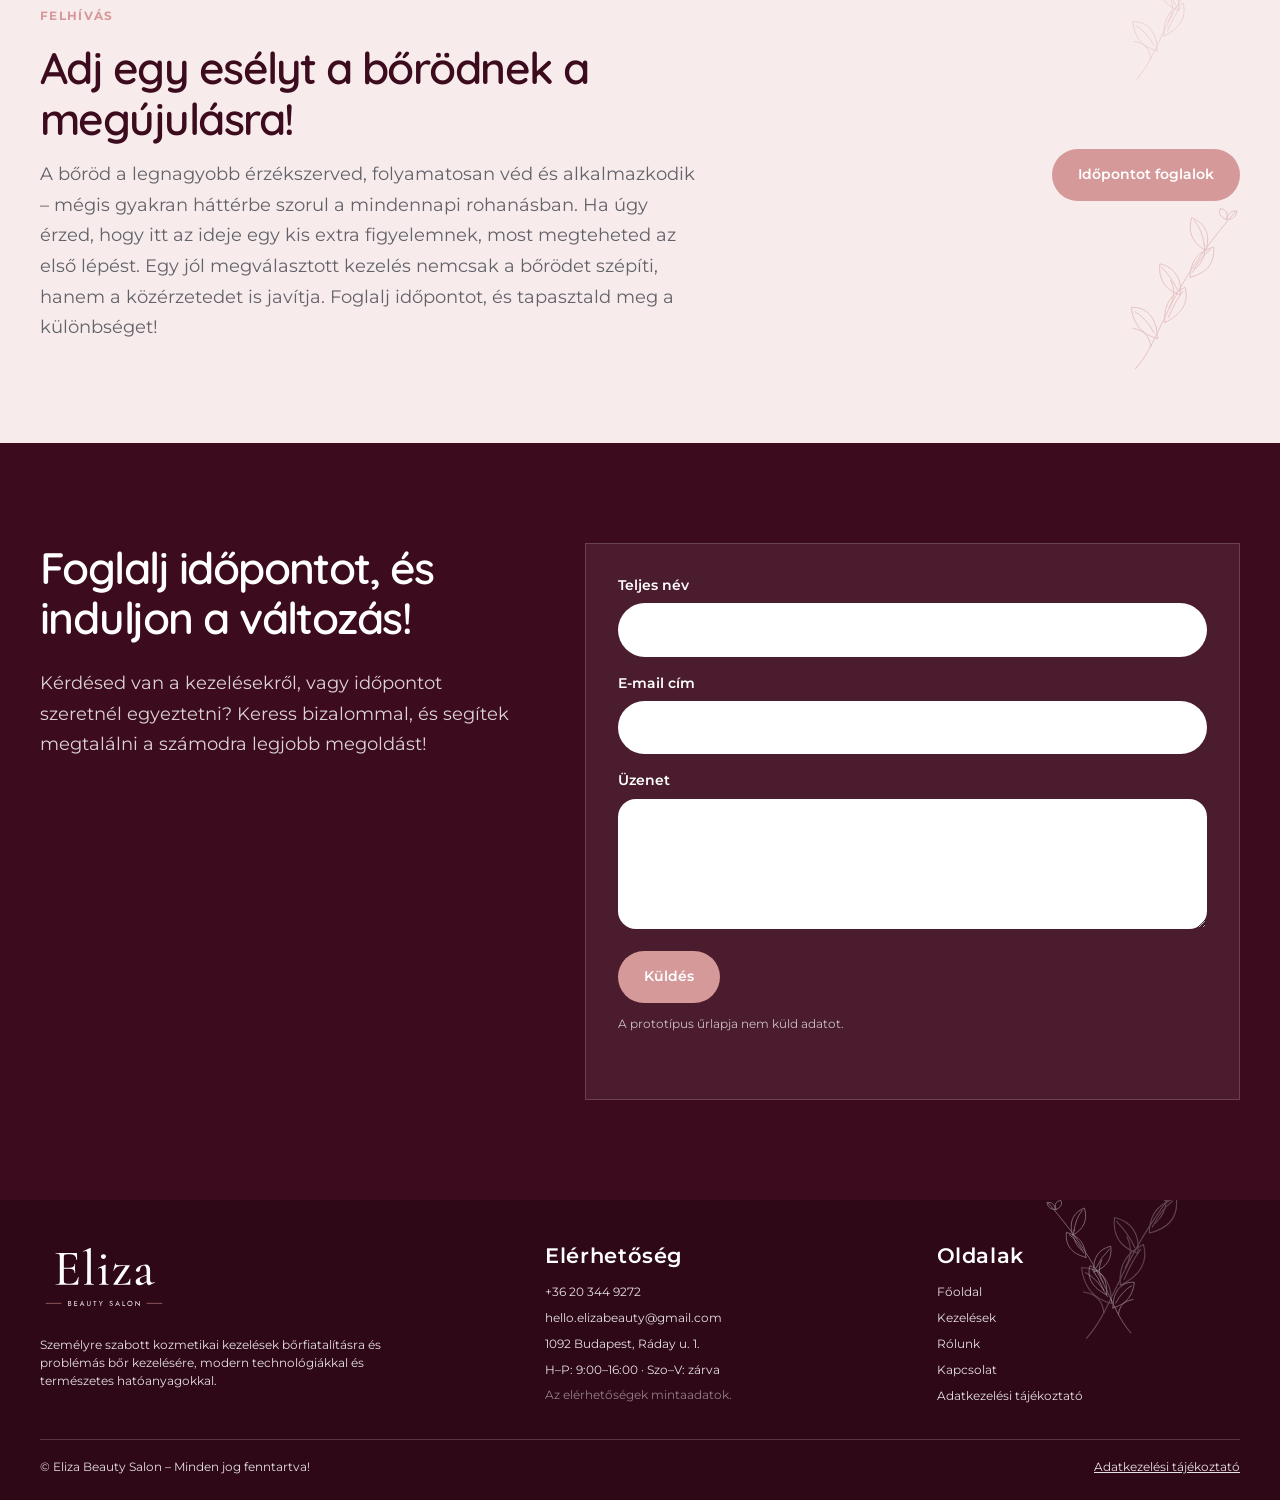
<file: rolunk.html>
<!doctype html>
<html lang="hu">
<head>
  <meta charset="UTF-8">
  <meta name="viewport" content="width=device-width, initial-scale=1.0">
  <meta name="description" content="Ismerd meg Sipos Elizát, szakmai tapasztalatát és az Eliza Beauty Salon személyre szabott szemléletét.">
  <meta name="theme-color" content="#FCF9F8">
  <title>Rólunk | Eliza Beauty Salon</title>
  <link rel="icon" type="image/svg+xml" href="eliza-alapanyag/logo-palettahoz-igazitva/favicon.svg">
  <link rel="preconnect" href="https://fonts.googleapis.com">
  <link rel="preconnect" href="https://fonts.gstatic.com" crossorigin>
  <link href="https://fonts.googleapis.com/css2?family=Montserrat:wght@400;500;600;700&family=Quicksand:wght@500;600;700&display=swap" rel="stylesheet">
  <link rel="stylesheet" href="aloldalak.css">
  <link rel="stylesheet" href="typografia.css">
</head>
<body>
  <header class="site-header" id="site-header"><div class="wrap nav-row">
    <a class="brand" href="koncepcio-1-szakertoi-muterem.html#top" aria-label="Eliza Beauty Salon, főoldal"><img src="eliza-alapanyag/logo-palettahoz-igazitva/logo.svg" alt="Eliza Beauty Salon"></a>
    <nav class="main-nav" id="main-nav" aria-label="Fő navigáció"><a href="koncepcio-1-szakertoi-muterem.html#top">Főoldal</a><a href="kezelesek.html">Kezelések</a><a href="rolunk.html" aria-current="page">Rólunk</a><a href="kapcsolat.html">Kapcsolat</a></nav>
    <a class="button nav-cta" href="kapcsolat.html#kapcsolati-urlap">Időpontot kérek</a><button class="menu-toggle" id="menu-toggle" type="button" aria-expanded="false" aria-controls="main-nav" aria-label="Menü megnyitása">+</button>
  </div></header>
  <main id="top">
    <section class="subpage-hero subpage-hero--split"><div class="wrap"><div><p class="eyebrow">Szakértelem, törődés és szenvedély a szép bőrért</p><h1>A bőröd egészsége az én küldetésem</h1><p class="lead">Hiszek a gondoskodás erejében, a precíz szakértelemben és abban, hogy minden bőr megérdemli a legjobb törődést. Nálam nem sablonmegoldásokat kapsz, hanem személyre szabott kezeléseket, amelyek a valódi igényeidre és a bőröd egyedi állapotára épülnek. Ha úgy érzed, eljött az idő, hogy a bőröd a lehető legjobb formáját hozza – szeretettel várlak.</p><div class="hero-actions"><a class="button" href="kapcsolat.html#kapcsolati-urlap">Időpontot foglalok</a></div></div><div class="subpage-hero-photo"><img src="images/optimized/háttér.webp" alt="Arcápoló krém és arcmasszázs-hengerek egy rózsaszín felületen"></div></div></section>
    <section class="section" id="tortenetem"><div class="wrap story-grid"><div class="story-photo"><img src="images/optimized/SP.webp" alt="Sipos Eliza kozmetikus arckezelést végez"></div><div class="story-copy"><p class="eyebrow">Ismerd meg a szakértődet!</p><h2>Egy álomból született szalon</h2><p class="lead">Szia, Eliza vagyok, a leendő kozmetikusod! A szépség mindig is az életem része volt, így nem volt kérdés, hogy a kozmetika lesz a hivatásom. 2011-ben megnyitottam saját szalonomat, az Eliza Beauty Salont, ahol azóta is azon dolgozom, hogy vendégeim bőre ne csak szebb, hanem egészségesebb is legyen. Az első évek sok tanulással és kihívással teltek, de a kitartásomnak köszönhetően folyamatosan fejlődtem. 2018-ban a Beauty Academy szakmai trénereként és oktatójaként dolgoztam, segítve más kozmetikusokat a legmodernebb eljárások elsajátításában. 2019-ben mesterkozmetikusi címet szereztem, hogy még magasabb szinten végezhessem a kezeléseimet. Hiszem, hogy a kozmetika többről szól, mint a szép bőrről – önbizalomról, jó közérzetről és énidőről is. Ezért a kezeléseim célja nemcsak a látványos eredmény, hanem az is, hogy vendégeim feltöltődve és magabiztosan távozzanak.</p>
      <div class="milestones"><div class="milestone"><strong>14+</strong><span>év szakmai tapasztalat</span></div><div class="milestone"><strong>1300+</strong><span>vendég</span></div><div class="milestone"><strong>2018</strong><span>szakmai tréner és oktató</span></div><div class="milestone"><strong>2019</strong><span>mesterkozmetikusi cím</span></div></div></div></div></section>
    <section class="section section--blush" aria-labelledby="values-title"><div class="wrap"><div class="section-heading values-heading"><div><p class="eyebrow">Szemlélet és gondoskodás</p><h2 id="values-title">Értékeim, amikből nem engedek</h2></div><p>Hiszek a minőségben, az őszinte szakértelemben és abban, hogy a legjobb eredményekhez valódi odafigyelés és korszerű megoldások kellenek. Minden vendégem számára ezt a gondoskodást és elkötelezettséget nyújtom.</p></div>
      <div class="problem-grid value-list">
        <article class="problem-item"><span class="problem-icon"><svg viewBox="0 0 48 48" aria-hidden="true"><path d="m24 5 5.3 11 12.2 1.8-8.8 8.6 2.1 12.1L24 32.8l-10.8 5.7 2.1-12.1-8.8-8.6L18.7 16 24 5Z"/></svg></span><div><h3>Minőség</h3><p>Minden kezelés során a legmagasabb minőséget nyújtom, mert hiszem, hogy a bőr egészsége nem kompromisszum kérdése.</p></div></article>
        <article class="problem-item"><span class="problem-icon"><svg viewBox="0 0 48 48" aria-hidden="true"><path d="M24 5 38 10v11c0 10-5.7 17.3-14 22-8.3-4.7-14-12-14-22V10L24 5Z"/><path d="m17 24 5 5 10-11"/></svg></span><div><h3>Hitelesség</h3><p>Csak olyan eljárásokat alkalmazok, amelyek valóban működnek, felesleges ígéretek helyett tudományosan igazolt megoldásokkal dolgozom.</p></div></article>
        <article class="problem-item"><span class="problem-icon"><svg viewBox="0 0 48 48" aria-hidden="true"><path d="M24 40S8 31 8 19a9 9 0 0 1 16-6 9 9 0 0 1 16 6c0 12-16 21-16 21Z"/><path d="M24 31c0-8 4-13 12-16-1 9-5 14-12 16Zm0 0c-1-5-4-8-9-10"/></svg></span><div><h3>Természetesség</h3><p>A természetes szépség kiemelése a célom, ezért olyan kezeléseket ajánlok, amelyek hosszú távon is támogatják a bőr egészségét.</p></div></article>
        <article class="problem-item"><span class="problem-icon"><svg viewBox="0 0 48 48" aria-hidden="true"><path d="M8 36 19 25l7 7 14-16"/><path d="M29 16h11v11"/><path d="M8 42h32"/></svg></span><div><h3>Fejlődés</h3><p>A folyamatos tanulás és fejlődés elengedhetetlen számomra, hogy mindig naprakész tudással segíthessem vendégeimet.</p></div></article>
        <article class="problem-item"><span class="problem-icon"><svg viewBox="0 0 48 48" aria-hidden="true"><circle cx="24" cy="24" r="17"/><path d="M24 13v11l8 5"/></svg></span><div><h3>Énidő</h3><p>Hiszem, hogy egy jó kozmetikai kezelés nemcsak a bőrt, hanem a lelket is felfrissíti – nálam minden kezelés egyben énidő is.</p></div></article>
      </div>
    </div></section>
    <section class="section salon-section"><div class="wrap salon-panel"><div class="salon-copy"><p class="eyebrow">Profizmus és harmónia</p><h2>Ezt kapod az Eliza Beauty Salonban</h2><p class="lead">A kezelések hatékonysága nemcsak a szakértelmen, hanem a környezeten is múlik. Az Eliza Beauty Salon egy olyan hely, ahol a legmodernebb technológiák, a prémium hatóanyagok és a nyugodt, exkluzív légkör egyesülnek. Itt minden arról szól, hogy a bőröd megkapja a legjobb törődést, te pedig egy pillanatra kiszakadhass a mindennapok rohanásából.</p></div><img class="salon-visual" src="images/optimized/hero.webp" alt="Női portré ragyogó arcbőrrel"></div></section>
    <section class="section section--blush callout-section"><div class="wrap callout-inner"><div><p class="eyebrow">Felhívás</p><h2>Adj egy esélyt a bőrödnek a megújulásra!</h2><p class="lead">A bőröd a legnagyobb érzékszerved, folyamatosan véd és alkalmazkodik – mégis gyakran háttérbe szorul a mindennapi rohanásban. Ha úgy érzed, hogy itt az ideje egy kis extra figyelemnek, most megteheted az első lépést. Egy jól megválasztott kezelés nemcsak a bőrödet szépíti, hanem a közérzetedet is javítja. Foglalj időpontot, és tapasztald meg a különbséget!</p></div><a class="button" href="kapcsolat.html#kapcsolati-urlap">Időpontot foglalok</a></div></section>
    <section class="section booking" id="kapcsolati-urlap" aria-labelledby="booking-title"><div class="wrap contact-layout"><div><h2 id="booking-title">Foglalj időpontot, és induljon a változás!</h2><p class="lead">Kérdésed van a kezelésekről, vagy időpontot szeretnél egyeztetni? Keress bizalommal, és segítek megtalálni a számodra legjobb megoldást!</p></div><form class="booking-form" data-demo-form><div class="field"><label for="about-name">Teljes név</label><input id="about-name" name="name" autocomplete="name" required></div><div class="field"><label for="about-email">E-mail cím</label><input id="about-email" name="email" type="email" autocomplete="email" required></div><div class="field"><label for="about-message">Üzenet</label><textarea id="about-message" name="message" required></textarea></div><button class="button button--light" type="submit">Küldés</button><p class="form-note">A prototípus űrlapja nem küld adatot.</p><p class="form-status" aria-live="polite"></p></form></div></section>
  </main>
  <footer class="site-footer"><div class="wrap"><div class="footer-main"><div><img class="footer-logo" src="eliza-alapanyag/logo-palettahoz-igazitva/logo-feher.svg" alt="Eliza Beauty Salon"><p class="footer-description">Személyre szabott kozmetikai kezelések bőrfiatalításra és problémás bőr kezelésére, modern technológiákkal és természetes hatóanyagokkal.</p></div><div><h3>Elérhetőség</h3><div class="footer-links"><a href="tel:+36203449272">+36 20 344 9272</a><a href="mailto:hello.elizabeauty@gmail.com">hello.elizabeauty@gmail.com</a><span>1092 Budapest, Ráday u. 1.</span><span>H–P: 9:00–16:00 · Szo–V: zárva</span></div><small class="demo-data">Az elérhetőségek mintaadatok.</small></div><div><h3>Oldalak</h3><div class="footer-links"><a href="koncepcio-1-szakertoi-muterem.html#top">Főoldal</a><a href="kezelesek.html">Kezelések</a><a href="rolunk.html">Rólunk</a><a href="kapcsolat.html">Kapcsolat</a><a href="adatkezeles.html">Adatkezelési tájékoztató</a></div></div></div><div class="footer-bottom"><span>© Eliza Beauty Salon – Minden jog fenntartva!</span><a href="adatkezeles.html">Adatkezelési tájékoztató</a></div></div></footer>
  <script>
    const header=document.getElementById('site-header'),menuButton=document.getElementById('menu-toggle'),nav=document.getElementById('main-nav');const updateHeader=()=>header.classList.toggle('is-scrolled',window.scrollY>18);window.addEventListener('scroll',updateHeader,{passive:true});updateHeader();menuButton.addEventListener('click',()=>{const open=menuButton.getAttribute('aria-expanded')==='true';menuButton.setAttribute('aria-expanded',String(!open));menuButton.setAttribute('aria-label',open?'Menü megnyitása':'Menü bezárása');menuButton.textContent=open?'+':'×';nav.classList.toggle('is-open',!open)});nav.querySelectorAll('a').forEach(link=>link.addEventListener('click',()=>{nav.classList.remove('is-open');menuButton.setAttribute('aria-expanded','false');menuButton.setAttribute('aria-label','Menü megnyitása');menuButton.textContent='+'}));document.querySelectorAll('[data-demo-form]').forEach(form=>form.addEventListener('submit',event=>{event.preventDefault();form.querySelector('.form-status').textContent='Ez a forma a prototípusban még nem küld adatot.'}));
  </script>
</body>
</html>
</file>
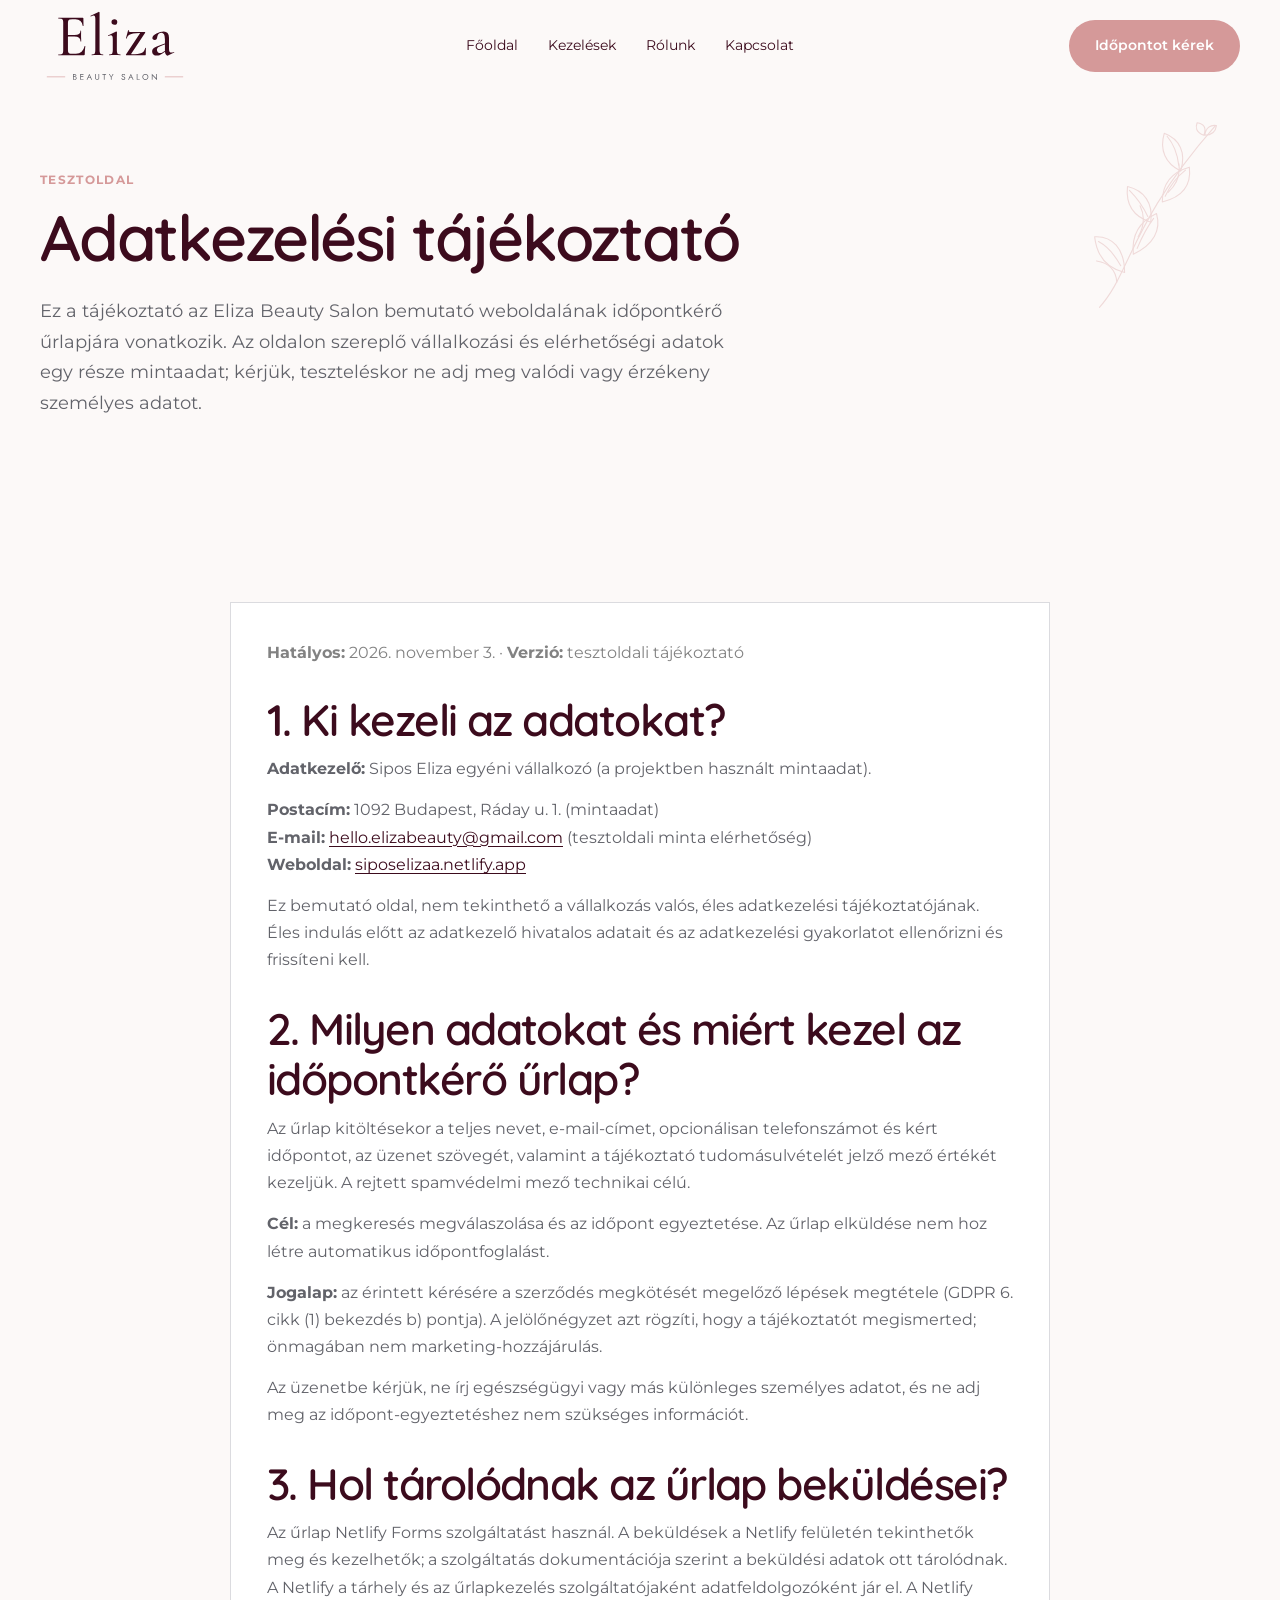
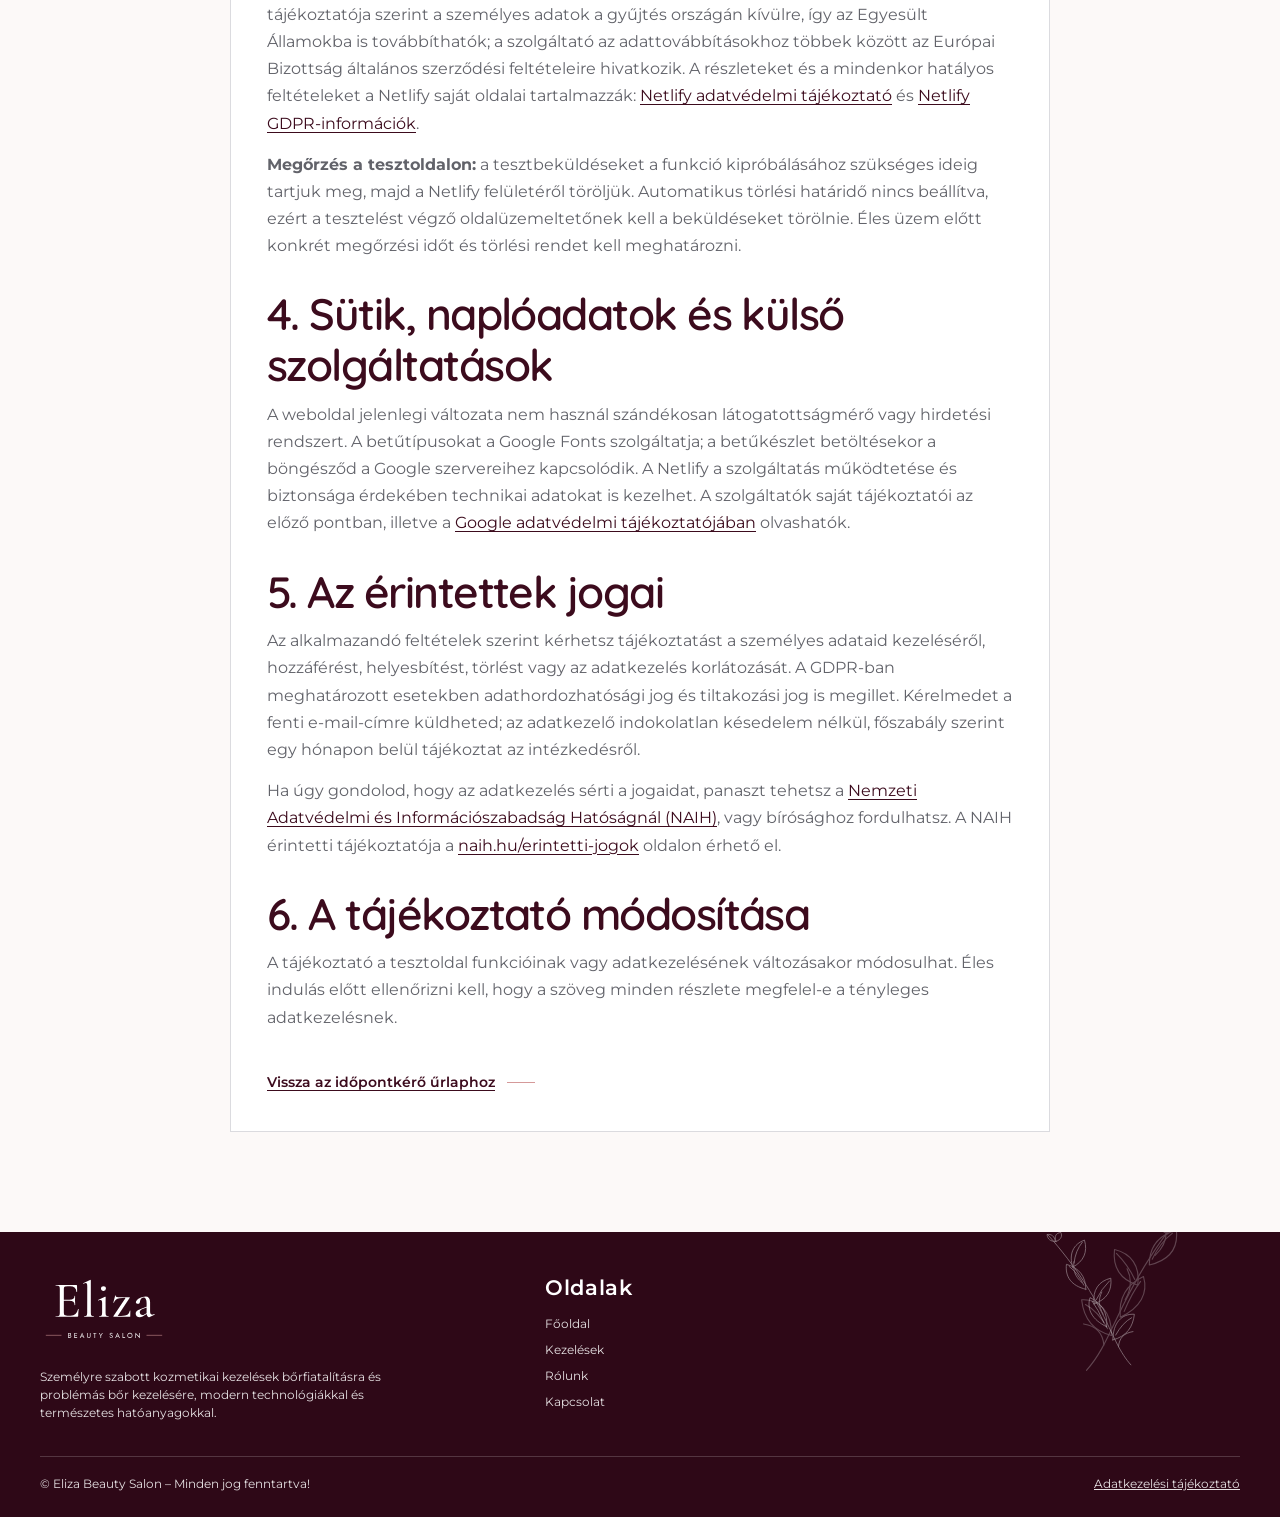
<file: public/adatkezeles.html>
<!doctype html>
<html lang="hu">
<head>
  <meta charset="UTF-8">
  <meta name="viewport" content="width=device-width, initial-scale=1.0">
  <meta name="description" content="Tesztoldali adatkezelési tájékoztató az időpontkérő űrlapról és a Netlify Forms használatáról.">
  <meta name="theme-color" content="#FCF9F8">
  <title>Adatkezelési tájékoztató | Eliza Beauty Salon</title>
  <link rel="icon" type="image/svg+xml" href="eliza-alapanyag/logo-palettahoz-igazitva/favicon.svg">
  <link rel="preconnect" href="https://fonts.googleapis.com">
  <link rel="preconnect" href="https://fonts.gstatic.com" crossorigin>
  <link href="https://fonts.googleapis.com/css2?family=Montserrat:wght@400;500;600;700&family=Quicksand:wght@500;600;700&display=swap" rel="stylesheet">
  <link rel="stylesheet" href="aloldalak.css">
  <link rel="stylesheet" href="typografia.css">
  <link rel="canonical" href="https://siposelizaa.netlify.app/adatkezeles.html">
  <meta property="og:title" content="Adatkezelési tájékoztató | Eliza Beauty Salon">
  <meta property="og:description" content="Tesztoldali adatkezelési tájékoztató az időpontkérő űrlapról és a Netlify Forms használatáról.">
  <meta property="og:type" content="website">
  <meta property="og:url" content="https://siposelizaa.netlify.app/adatkezeles.html">
  <meta property="og:site_name" content="Eliza Beauty Salon">
  <meta property="og:locale" content="hu_HU">
  <meta property="og:image" content="https://siposelizaa.netlify.app/images/og-cover.jpg">
  <meta property="og:image:width" content="1200">
  <meta property="og:image:height" content="630">
  <meta property="og:image:alt" content="Eliza Beauty Salon – személyre szabott kozmetikai kezelések">
  <meta name="twitter:card" content="summary_large_image">
  <meta name="twitter:title" content="Adatkezelési tájékoztató | Eliza Beauty Salon">
  <meta name="twitter:description" content="Tesztoldali adatkezelési tájékoztató az időpontkérő űrlapról és a Netlify Forms használatáról.">
  <meta name="twitter:image" content="https://siposelizaa.netlify.app/images/og-cover.jpg">
  <script type="application/ld+json" data-seo-schema="BeautySalon">{"@context":"https://schema.org","@type":"BeautySalon","@id":"https://siposelizaa.netlify.app/#salon","name":"Eliza Beauty Salon","description":"Személyre szabott kozmetikai kezelések bőrfiatalításra és problémás bőr kezelésére, modern technológiákkal és természetes hatóanyagokkal.","url":"https://siposelizaa.netlify.app/","image":"https://siposelizaa.netlify.app/images/og-cover.jpg","logo":"https://siposelizaa.netlify.app/eliza-alapanyag/logo-palettahoz-igazitva/logo.svg","telephone":"+36 20 344 9272","email":"hello.elizabeauty@gmail.com","address":{"@type":"PostalAddress","streetAddress":"Ráday u. 1.","addressLocality":"Budapest","postalCode":"1092","addressCountry":"HU"},"openingHoursSpecification":[{"opens":"09:00","closes":"16:00","dayOfWeek":["Monday","Tuesday","Wednesday","Thursday","Friday"],"@type":"OpeningHoursSpecification"}]}</script>
</head>
<body>
  <header class="site-header"><div class="wrap nav-row"><a class="brand" href="index.html#top" aria-label="Eliza Beauty Salon, főoldal"><img src="eliza-alapanyag/logo-palettahoz-igazitva/logo.svg" alt="Eliza Beauty Salon"></a><nav class="main-nav" aria-label="Fő navigáció"><a href="index.html#top">Főoldal</a><a href="kezelesek.html">Kezelések</a><a href="rolunk.html">Rólunk</a><a href="kapcsolat.html">Kapcsolat</a></nav><a class="button nav-cta" href="kapcsolat.html#kapcsolati-urlap">Időpontot kérek</a><button class="menu-toggle" type="button" aria-label="Menü" aria-expanded="false" onclick="const n=this.parentElement.querySelector('.main-nav');const o=this.getAttribute('aria-expanded')==='true';this.setAttribute('aria-expanded',String(!o));n.classList.toggle('is-open',!o)">+</button></div></header>
  <main id="top">
    <section class="subpage-hero"><div class="wrap"><p class="eyebrow">Tesztoldal</p><h1>Adatkezelési tájékoztató</h1><p class="lead">Ez a tájékoztató az Eliza Beauty Salon bemutató weboldalának időpontkérő űrlapjára vonatkozik. Az oldalon szereplő vállalkozási és elérhetőségi adatok egy része mintaadat; kérjük, teszteléskor ne adj meg valódi vagy érzékeny személyes adatot.</p></div></section>
    <section class="section"><div class="wrap privacy-policy">
      <p class="privacy-updated"><strong>Hatályos:</strong> 2026. november 3. · <strong>Verzió:</strong> tesztoldali tájékoztató</p>
      <h2>1. Ki kezeli az adatokat?</h2>
      <p><strong>Adatkezelő:</strong> Sipos Eliza egyéni vállalkozó (a projektben használt mintaadat).</p>
      <p><strong>Postacím:</strong> 1092 Budapest, Ráday u. 1. (mintaadat)<br><strong>E-mail:</strong> <a href="mailto:hello.elizabeauty@gmail.com">hello.elizabeauty@gmail.com</a> (tesztoldali minta elérhetőség)<br><strong>Weboldal:</strong> <a href="https://siposelizaa.netlify.app/">siposelizaa.netlify.app</a></p>
      <p>Ez bemutató oldal, nem tekinthető a vállalkozás valós, éles adatkezelési tájékoztatójának. Éles indulás előtt az adatkezelő hivatalos adatait és az adatkezelési gyakorlatot ellenőrizni és frissíteni kell.</p>

      <h2>2. Milyen adatokat és miért kezel az időpontkérő űrlap?</h2>
      <p>Az űrlap kitöltésekor a teljes nevet, e-mail-címet, opcionálisan telefonszámot és kért időpontot, az üzenet szövegét, valamint a tájékoztató tudomásulvételét jelző mező értékét kezeljük. A rejtett spamvédelmi mező technikai célú.</p>
      <p><strong>Cél:</strong> a megkeresés megválaszolása és az időpont egyeztetése. Az űrlap elküldése nem hoz létre automatikus időpontfoglalást.</p>
      <p><strong>Jogalap:</strong> az érintett kérésére a szerződés megkötését megelőző lépések megtétele (GDPR 6. cikk (1) bekezdés b) pontja). A jelölőnégyzet azt rögzíti, hogy a tájékoztatót megismerted; önmagában nem marketing-hozzájárulás.</p>
      <p>Az üzenetbe kérjük, ne írj egészségügyi vagy más különleges személyes adatot, és ne adj meg az időpont-egyeztetéshez nem szükséges információt.</p>

      <h2>3. Hol tárolódnak az űrlap beküldései?</h2>
      <p>Az űrlap Netlify Forms szolgáltatást használ. A beküldések a Netlify felületén tekinthetők meg és kezelhetők; a szolgáltatás dokumentációja szerint a beküldési adatok ott tárolódnak. A Netlify a tárhely és az űrlapkezelés szolgáltatójaként adatfeldolgozóként jár el. A Netlify tájékoztatója szerint a személyes adatok a gyűjtés országán kívülre, így az Egyesült Államokba is továbbíthatók; a szolgáltató az adattovábbításokhoz többek között az Európai Bizottság általános szerződési feltételeire hivatkozik. A részleteket és a mindenkor hatályos feltételeket a Netlify saját oldalai tartalmazzák: <a href="https://www.netlify.com/privacy/" target="_blank" rel="noopener noreferrer">Netlify adatvédelmi tájékoztató</a> és <a href="https://www.netlify.com/gdpr-ccpa/" target="_blank" rel="noopener noreferrer">Netlify GDPR-információk</a>.</p>
      <p><strong>Megőrzés a tesztoldalon:</strong> a tesztbeküldéseket a funkció kipróbálásához szükséges ideig tartjuk meg, majd a Netlify felületéről töröljük. Automatikus törlési határidő nincs beállítva, ezért a tesztelést végző oldalüzemeltetőnek kell a beküldéseket törölnie. Éles üzem előtt konkrét megőrzési időt és törlési rendet kell meghatározni.</p>

      <h2>4. Sütik, naplóadatok és külső szolgáltatások</h2>
      <p>A weboldal jelenlegi változata nem használ szándékosan látogatottságmérő vagy hirdetési rendszert. A betűtípusokat a Google Fonts szolgáltatja; a betűkészlet betöltésekor a böngésződ a Google szervereihez kapcsolódik. A Netlify a szolgáltatás működtetése és biztonsága érdekében technikai adatokat is kezelhet. A szolgáltatók saját tájékoztatói az előző pontban, illetve a <a href="https://policies.google.com/privacy" target="_blank" rel="noopener noreferrer">Google adatvédelmi tájékoztatójában</a> olvashatók.</p>

      <h2>5. Az érintettek jogai</h2>
      <p>Az alkalmazandó feltételek szerint kérhetsz tájékoztatást a személyes adataid kezeléséről, hozzáférést, helyesbítést, törlést vagy az adatkezelés korlátozását. A GDPR-ban meghatározott esetekben adathordozhatósági jog és tiltakozási jog is megillet. Kérelmedet a fenti e-mail-címre küldheted; az adatkezelő indokolatlan késedelem nélkül, főszabály szerint egy hónapon belül tájékoztat az intézkedésről.</p>
      <p>Ha úgy gondolod, hogy az adatkezelés sérti a jogaidat, panaszt tehetsz a <a href="https://www.naih.hu/" target="_blank" rel="noopener noreferrer">Nemzeti Adatvédelmi és Információszabadság Hatóságnál (NAIH)</a>, vagy bírósághoz fordulhatsz. A NAIH érintetti tájékoztatója a <a href="https://www.naih.hu/erintetti-jogok" target="_blank" rel="noopener noreferrer">naih.hu/erintetti-jogok</a> oldalon érhető el.</p>

      <h2>6. A tájékoztató módosítása</h2>
      <p>A tájékoztató a tesztoldal funkcióinak vagy adatkezelésének változásakor módosulhat. Éles indulás előtt ellenőrizni kell, hogy a szöveg minden részlete megfelel-e a tényleges adatkezelésnek.</p>
      <p class="privacy-return"><a class="text-link" href="kapcsolat.html#kapcsolati-urlap">Vissza az időpontkérő űrlaphoz</a></p>
    </div></section>
  </main>
  <footer class="site-footer"><div class="wrap"><div class="footer-main"><div><img class="footer-logo" src="eliza-alapanyag/logo-palettahoz-igazitva/logo-feher.svg" alt="Eliza Beauty Salon" loading="lazy"><p class="footer-description">Személyre szabott kozmetikai kezelések bőrfiatalításra és problémás bőr kezelésére, modern technológiákkal és természetes hatóanyagokkal.</p></div><div><h3>Oldalak</h3><div class="footer-links"><a href="index.html#top">Főoldal</a><a href="kezelesek.html">Kezelések</a><a href="rolunk.html">Rólunk</a><a href="kapcsolat.html">Kapcsolat</a></div></div></div><div class="footer-bottom"><span>© Eliza Beauty Salon – Minden jog fenntartva!</span><a href="adatkezeles.html">Adatkezelési tájékoztató</a></div></div></footer>
</body>
</html>
</file>
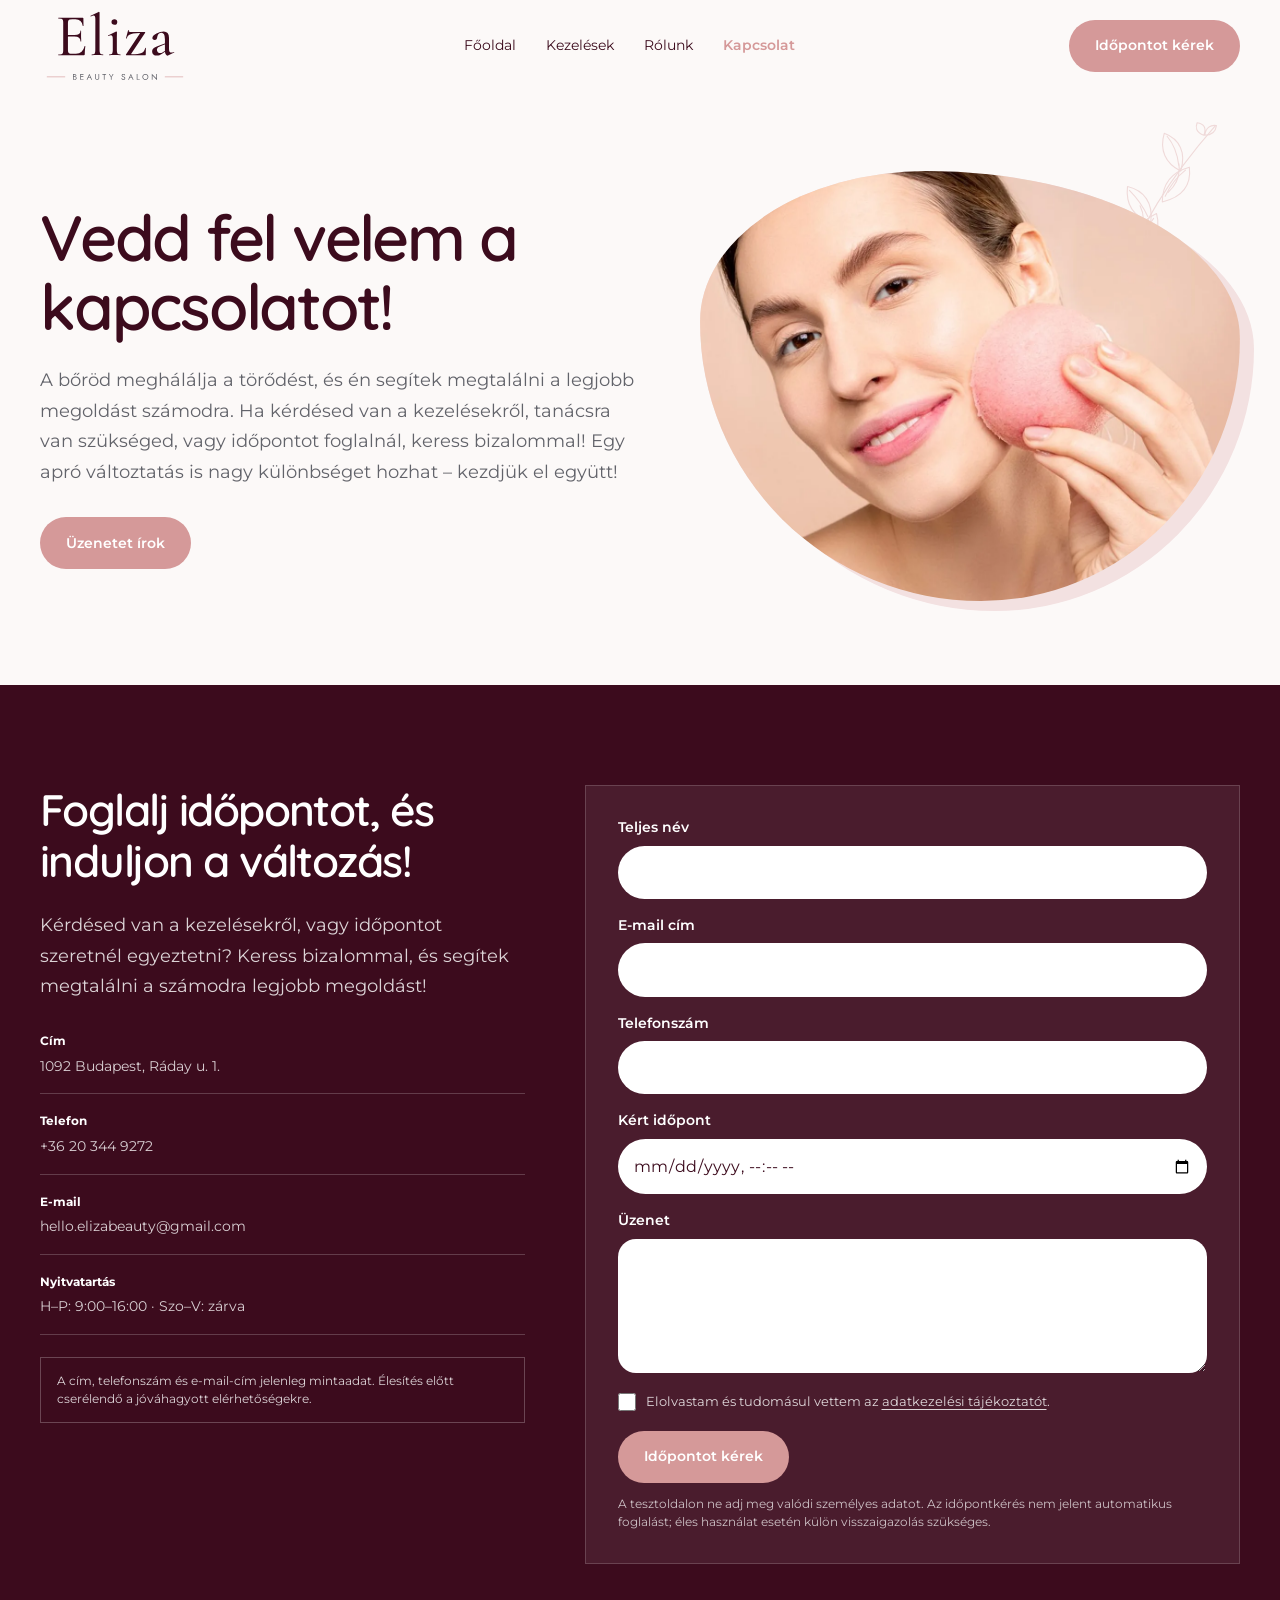
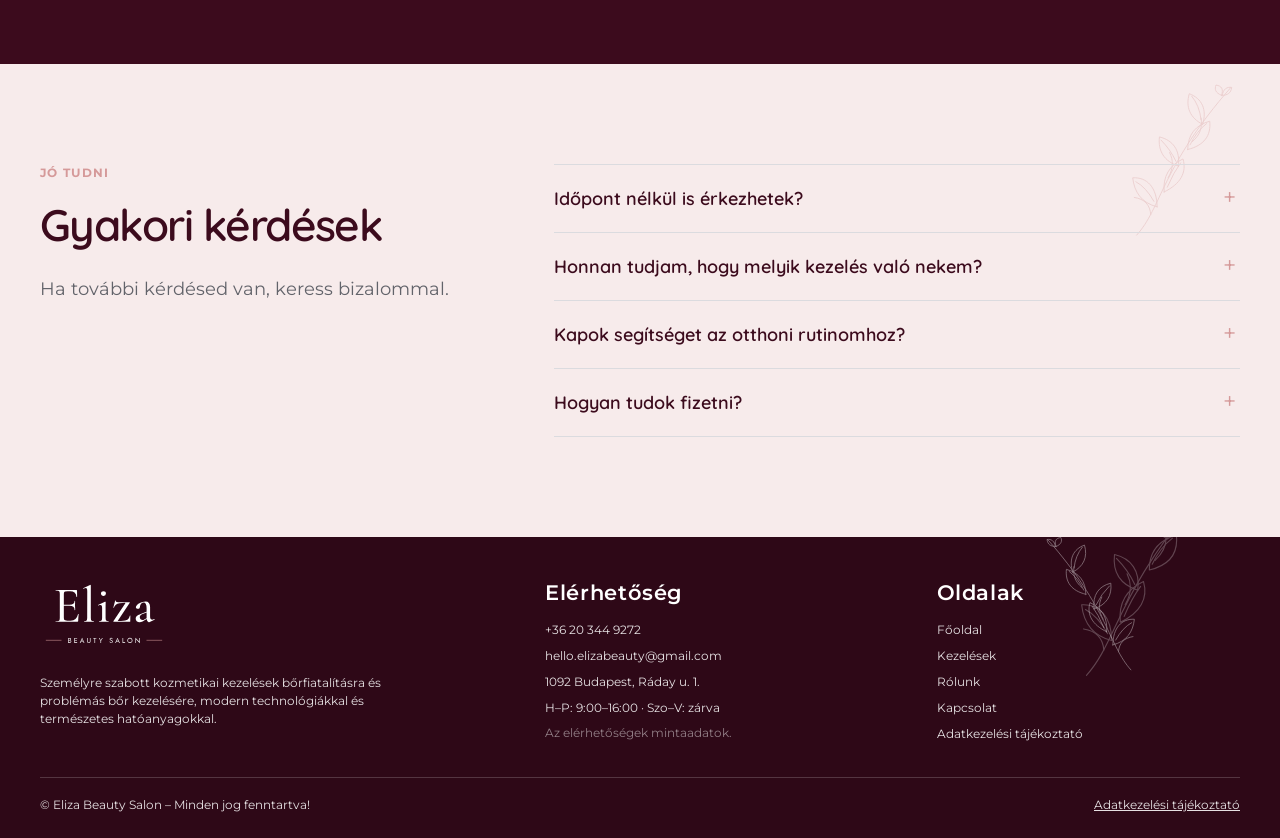
<file: public/kapcsolat.html>
<!doctype html>
<html lang="hu">
<head>
  <meta charset="UTF-8">
  <meta name="viewport" content="width=device-width, initial-scale=1.0">
  <meta name="description" content="Kérdésed van, vagy időpontot foglalnál? Vedd fel a kapcsolatot az Eliza Beauty Salonnal telefonon, e-mailben vagy az űrlapon!">
  <meta name="theme-color" content="#FCF9F8">
  <title>Időpontfoglalás kozmetikai kezelésre | Eliza Beauty Salon</title>
  <link rel="icon" type="image/svg+xml" href="eliza-alapanyag/logo-palettahoz-igazitva/favicon.svg">
  <link rel="preconnect" href="https://fonts.googleapis.com">
  <link rel="preconnect" href="https://fonts.gstatic.com" crossorigin>
  <link href="https://fonts.googleapis.com/css2?family=Montserrat:wght@400;500;600;700&family=Quicksand:wght@500;600;700&display=swap" rel="stylesheet">
  <link rel="stylesheet" href="aloldalak.css">
  <link rel="stylesheet" href="typografia.css">
  <link rel="canonical" href="https://siposelizaa.netlify.app/kapcsolat.html">
  <meta property="og:title" content="Időpontfoglalás kozmetikai kezelésre | Eliza Beauty Salon">
  <meta property="og:description" content="Kérdésed van, vagy időpontot foglalnál? Vedd fel a kapcsolatot az Eliza Beauty Salonnal telefonon, e-mailben vagy az űrlapon!">
  <meta property="og:type" content="website">
  <meta property="og:url" content="https://siposelizaa.netlify.app/kapcsolat.html">
  <meta property="og:site_name" content="Eliza Beauty Salon">
  <meta property="og:locale" content="hu_HU">
  <meta property="og:image" content="https://siposelizaa.netlify.app/images/og-cover.jpg">
  <meta property="og:image:width" content="1200">
  <meta property="og:image:height" content="630">
  <meta property="og:image:alt" content="Eliza Beauty Salon – személyre szabott kozmetikai kezelések">
  <meta name="twitter:card" content="summary_large_image">
  <meta name="twitter:title" content="Időpontfoglalás kozmetikai kezelésre | Eliza Beauty Salon">
  <meta name="twitter:description" content="Kérdésed van, vagy időpontot foglalnál? Vedd fel a kapcsolatot az Eliza Beauty Salonnal telefonon, e-mailben vagy az űrlapon!">
  <meta name="twitter:image" content="https://siposelizaa.netlify.app/images/og-cover.jpg">
  <script type="application/ld+json" data-seo-schema="BeautySalon">{"@context":"https://schema.org","@type":"BeautySalon","@id":"https://siposelizaa.netlify.app/#salon","name":"Eliza Beauty Salon","description":"Személyre szabott kozmetikai kezelések bőrfiatalításra és problémás bőr kezelésére, modern technológiákkal és természetes hatóanyagokkal.","url":"https://siposelizaa.netlify.app/","image":"https://siposelizaa.netlify.app/images/og-cover.jpg","logo":"https://siposelizaa.netlify.app/eliza-alapanyag/logo-palettahoz-igazitva/logo.svg","telephone":"+36 20 344 9272","email":"hello.elizabeauty@gmail.com","address":{"@type":"PostalAddress","streetAddress":"Ráday u. 1.","addressLocality":"Budapest","postalCode":"1092","addressCountry":"HU"},"openingHoursSpecification":[{"opens":"09:00","closes":"16:00","dayOfWeek":["Monday","Tuesday","Wednesday","Thursday","Friday"],"@type":"OpeningHoursSpecification"}]}</script>
  <script type="application/ld+json" data-seo-schema="FAQPage">{"@id":"https://siposelizaa.netlify.app/kapcsolat.html#gyik","@context":"https://schema.org","url":"https://siposelizaa.netlify.app/kapcsolat.html","mainEntity":[{"name":"Időpont nélkül is érkezhetek?","acceptedAnswer":{"@type":"Answer","text":"Nem, a kozmetikámban kizárólag időpontra fogadok vendégeket."},"@type":"Question"},{"name":"Honnan tudjam, hogy melyik kezelés való nekem?","acceptedAnswer":{"@type":"Answer","text":"Az első találkozás alkalmával a kezelés előtt diagnosztizálom a bőrödet, és felvázolom a kezelési tervet."},"@type":"Question"},{"name":"Kapok segítséget az otthoni rutinomhoz?","acceptedAnswer":{"@type":"Answer","text":"Igen, természetesen! Az első alkalmat követően elmondom, hogy mire figyelj a mindennapokban, milyen termékeket használj, hogy a bőröd a lehető legjobb törődést kapja."},"@type":"Question"},{"name":"Hogyan tudok fizetni?","acceptedAnswer":{"@type":"Answer","text":"A szalonban bankkártyával és készpénzzel is fizethetsz."},"@type":"Question"}],"@type":"FAQPage"}</script>
</head>
<body>
  <header class="site-header" id="site-header"><div class="wrap nav-row">
    <a class="brand" href="index.html#top" aria-label="Eliza Beauty Salon, főoldal"><img src="eliza-alapanyag/logo-palettahoz-igazitva/logo.svg" alt="Eliza Beauty Salon"></a>
    <nav class="main-nav" id="main-nav" aria-label="Fő navigáció"><a href="index.html#top">Főoldal</a><a href="kezelesek.html">Kezelések</a><a href="rolunk.html">Rólunk</a><a href="kapcsolat.html" aria-current="page">Kapcsolat</a></nav>
    <a class="button nav-cta" href="#kapcsolati-urlap">Időpontot kérek</a><button class="menu-toggle" id="menu-toggle" type="button" aria-expanded="false" aria-controls="main-nav" aria-label="Menü megnyitása">+</button>
  </div></header>
  <main id="top">
    <section class="subpage-hero subpage-hero--split"><div class="wrap"><div><h1>Vedd fel velem a kapcsolatot!</h1><p class="lead">A bőröd meghálálja a törődést, és én segítek megtalálni a legjobb megoldást számodra. Ha kérdésed van a kezelésekről, tanácsra van szükséged, vagy időpontot foglalnál, keress bizalommal! Egy apró változtatás is nagy különbséget hozhat – kezdjük el együtt!</p><div class="hero-actions"><a class="button" href="#kapcsolati-urlap">Üzenetet írok</a></div></div><div class="subpage-hero-photo"><img src="images/optimized/Pexels Photo by Shiny Diamond.webp" alt="Nő arctisztító koronggal az arcán"></div></div></section>
    <section class="section booking" id="kapcsolati-urlap" aria-labelledby="contact-title"><div class="wrap contact-layout">
      <div><h2 id="contact-title">Foglalj időpontot, és induljon a változás!</h2><p class="lead">Kérdésed van a kezelésekről, vagy időpontot szeretnél egyeztetni? Keress bizalommal, és segítek megtalálni a számodra legjobb megoldást!</p><div class="contact-details"><div><strong>Cím</strong><span>1092 Budapest, Ráday u. 1.</span></div><div><strong>Telefon</strong><a href="tel:+36203449272">+36 20 344 9272</a></div><div><strong>E-mail</strong><a href="mailto:hello.elizabeauty@gmail.com">hello.elizabeauty@gmail.com</a></div><div><strong>Nyitvatartás</strong><span>H–P: 9:00–16:00 · Szo–V: zárva</span></div></div><p class="sample-note">A cím, telefonszám és e-mail-cím jelenleg mintaadat. Élesítés előtt cserélendő a jóváhagyott elérhetőségekre.</p></div>
      <form class="booking-form" name="idopontkeres-kapcsolat" method="POST" data-netlify="true" netlify-honeypot="bot-field">
  <p class="form-honeypot" aria-hidden="true"><label>Ne töltsd ki ezt a mezőt: <input name="bot-field" type="text" tabindex="-1" autocomplete="off"></label></p>
  <div class="field"><label for="contact-name">Teljes név</label><input id="contact-name" name="name" autocomplete="name" required></div>
  <div class="field"><label for="contact-email">E-mail cím</label><input id="contact-email" name="email" type="email" autocomplete="email" required></div>
  <div class="field"><label for="contact-phone">Telefonszám</label><input id="contact-phone" name="phone" type="tel" autocomplete="tel"></div>
  <div class="field"><label for="contact-date">Kért időpont</label><input id="contact-date" name="preferred_datetime" type="datetime-local"></div>
  <div class="field"><label for="contact-message">Üzenet</label><textarea id="contact-message" name="message" rows="4" required></textarea></div>
  <label class="privacy-ack"><input type="checkbox" name="privacy-notice-acknowledged" value="yes" required><span>Elolvastam és tudomásul vettem az <a href="adatkezeles.html">adatkezelési tájékoztatót</a>.</span></label>

  <button class="button button--light" type="submit">Időpontot kérek</button>
  <p class="form-note">A tesztoldalon ne adj meg valódi személyes adatot. Az időpontkérés nem jelent automatikus foglalást; éles használat esetén külön visszaigazolás szükséges.</p>
</form>
    </div></section>
    <section class="section section--blush" aria-labelledby="faq-title"><div class="wrap faq-grid"><div><p class="eyebrow">Jó tudni</p><h2 id="faq-title">Gyakori kérdések</h2><p class="lead">Ha további kérdésed van, keress bizalommal.</p></div><div class="faq-list">
      <details class="faq-item"><summary>Időpont nélkül is érkezhetek?</summary><p>Nem, a kozmetikámban kizárólag időpontra fogadok vendégeket.</p></details>
      <details class="faq-item"><summary>Honnan tudjam, hogy melyik kezelés való nekem?</summary><p>Az első találkozás alkalmával a kezelés előtt diagnosztizálom a bőrödet, és felvázolom a kezelési tervet.</p></details>
      <details class="faq-item"><summary>Kapok segítséget az otthoni rutinomhoz?</summary><p>Igen, természetesen! Az első alkalmat követően elmondom, hogy mire figyelj a mindennapokban, milyen termékeket használj, hogy a bőröd a lehető legjobb törődést kapja.</p></details>
      <details class="faq-item"><summary>Hogyan tudok fizetni?</summary><p>A szalonban bankkártyával és készpénzzel is fizethetsz.</p></details>
    </div></div></section>
  </main>
  <footer class="site-footer"><div class="wrap"><div class="footer-main"><div><img class="footer-logo" src="eliza-alapanyag/logo-palettahoz-igazitva/logo-feher.svg" alt="Eliza Beauty Salon" loading="lazy"><p class="footer-description">Személyre szabott kozmetikai kezelések bőrfiatalításra és problémás bőr kezelésére, modern technológiákkal és természetes hatóanyagokkal.</p></div><div><h3>Elérhetőség</h3><div class="footer-links"><a href="tel:+36203449272">+36 20 344 9272</a><a href="mailto:hello.elizabeauty@gmail.com">hello.elizabeauty@gmail.com</a><span>1092 Budapest, Ráday u. 1.</span><span>H–P: 9:00–16:00 · Szo–V: zárva</span></div><small class="demo-data">Az elérhetőségek mintaadatok.</small></div><div><h3>Oldalak</h3><div class="footer-links"><a href="index.html#top">Főoldal</a><a href="kezelesek.html">Kezelések</a><a href="rolunk.html">Rólunk</a><a href="kapcsolat.html">Kapcsolat</a><a href="adatkezeles.html">Adatkezelési tájékoztató</a></div></div></div><div class="footer-bottom"><span>© Eliza Beauty Salon – Minden jog fenntartva!</span><a href="adatkezeles.html">Adatkezelési tájékoztató</a></div></div></footer>
  <script>
    const header=document.getElementById('site-header'),menuButton=document.getElementById('menu-toggle'),nav=document.getElementById('main-nav');const updateHeader=()=>header.classList.toggle('is-scrolled',window.scrollY>18);window.addEventListener('scroll',updateHeader,{passive:true});updateHeader();menuButton.addEventListener('click',()=>{const open=menuButton.getAttribute('aria-expanded')==='true';menuButton.setAttribute('aria-expanded',String(!open));menuButton.setAttribute('aria-label',open?'Menü megnyitása':'Menü bezárása');menuButton.textContent=open?'+':'×';nav.classList.toggle('is-open',!open)});nav.querySelectorAll('a').forEach(link=>link.addEventListener('click',()=>{nav.classList.remove('is-open');menuButton.setAttribute('aria-expanded','false');menuButton.setAttribute('aria-label','Menü megnyitása');menuButton.textContent='+'}));document.querySelectorAll('[data-demo-form]').forEach(form=>form.addEventListener('submit',event=>{event.preventDefault();form.querySelector('.form-status').textContent='Ez a forma a prototípusban még nem küld adatot.'}));
  </script>
</body>
</html>
</file>
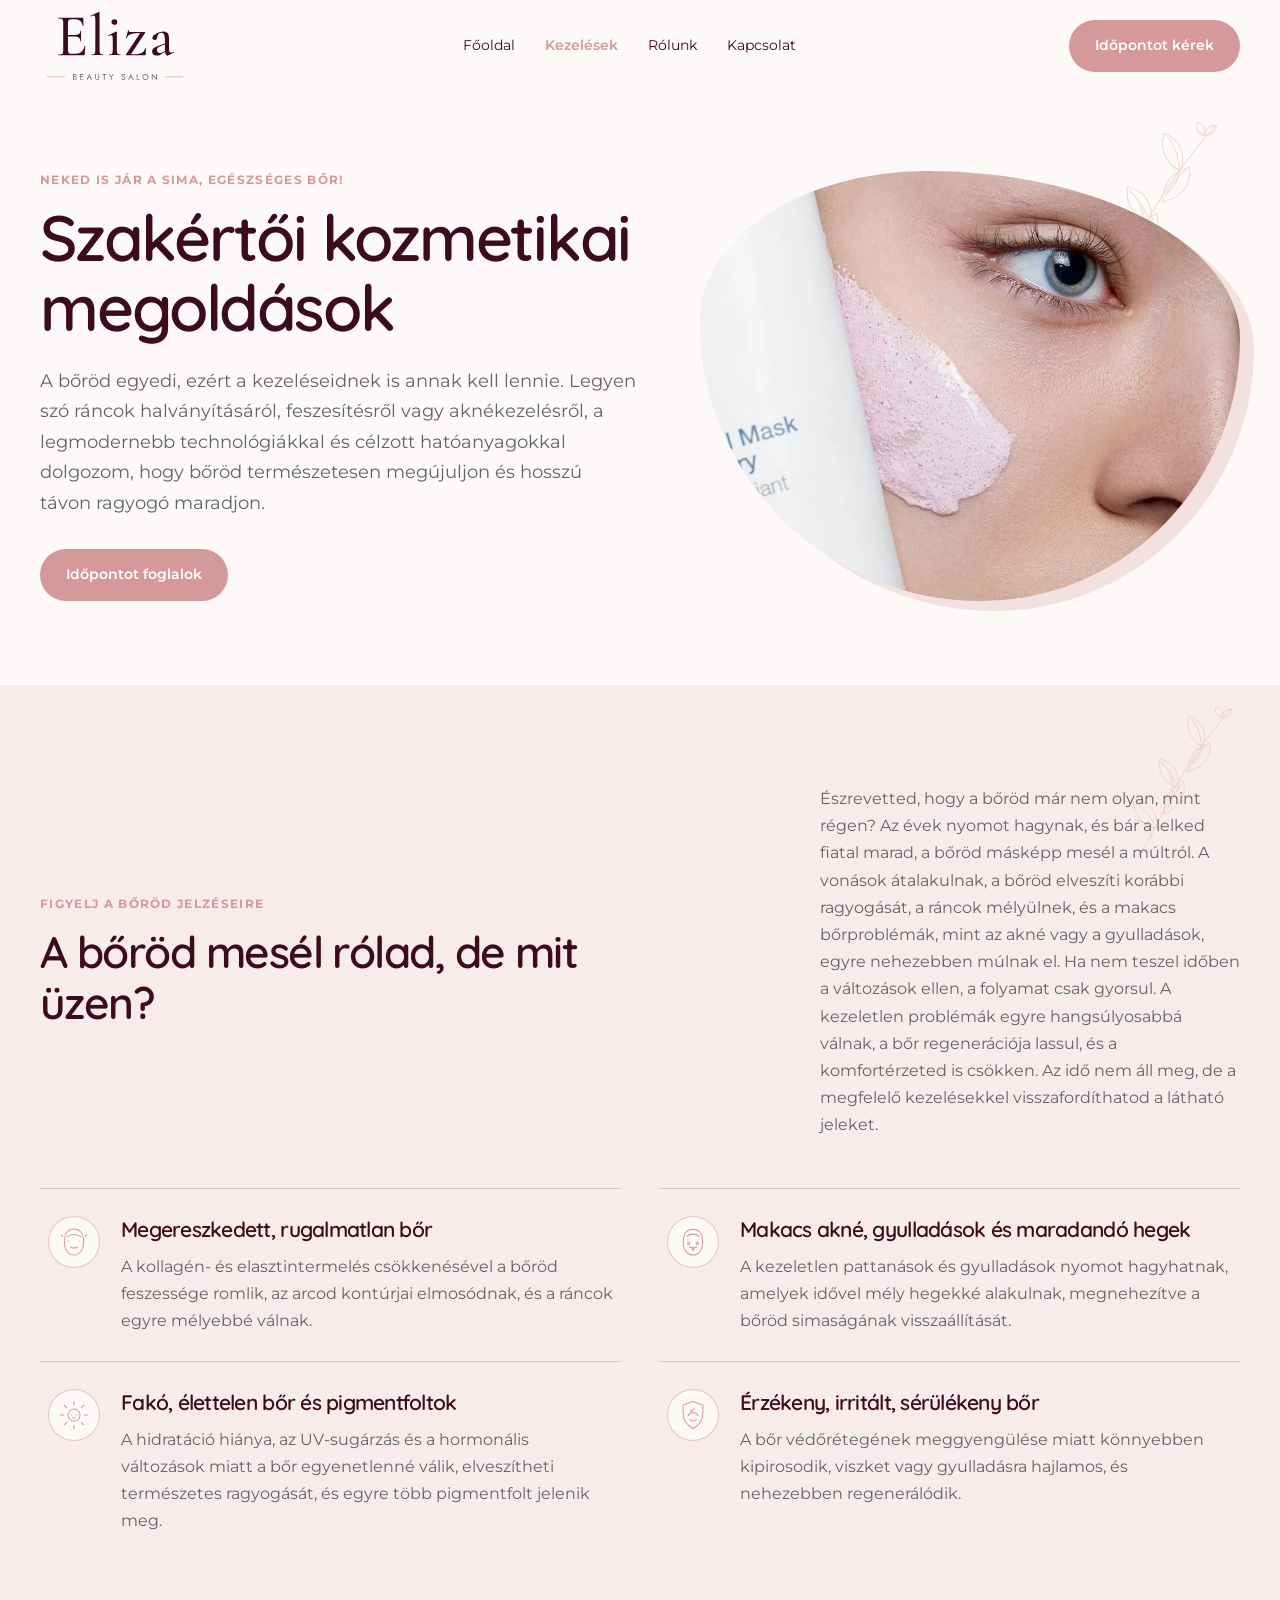
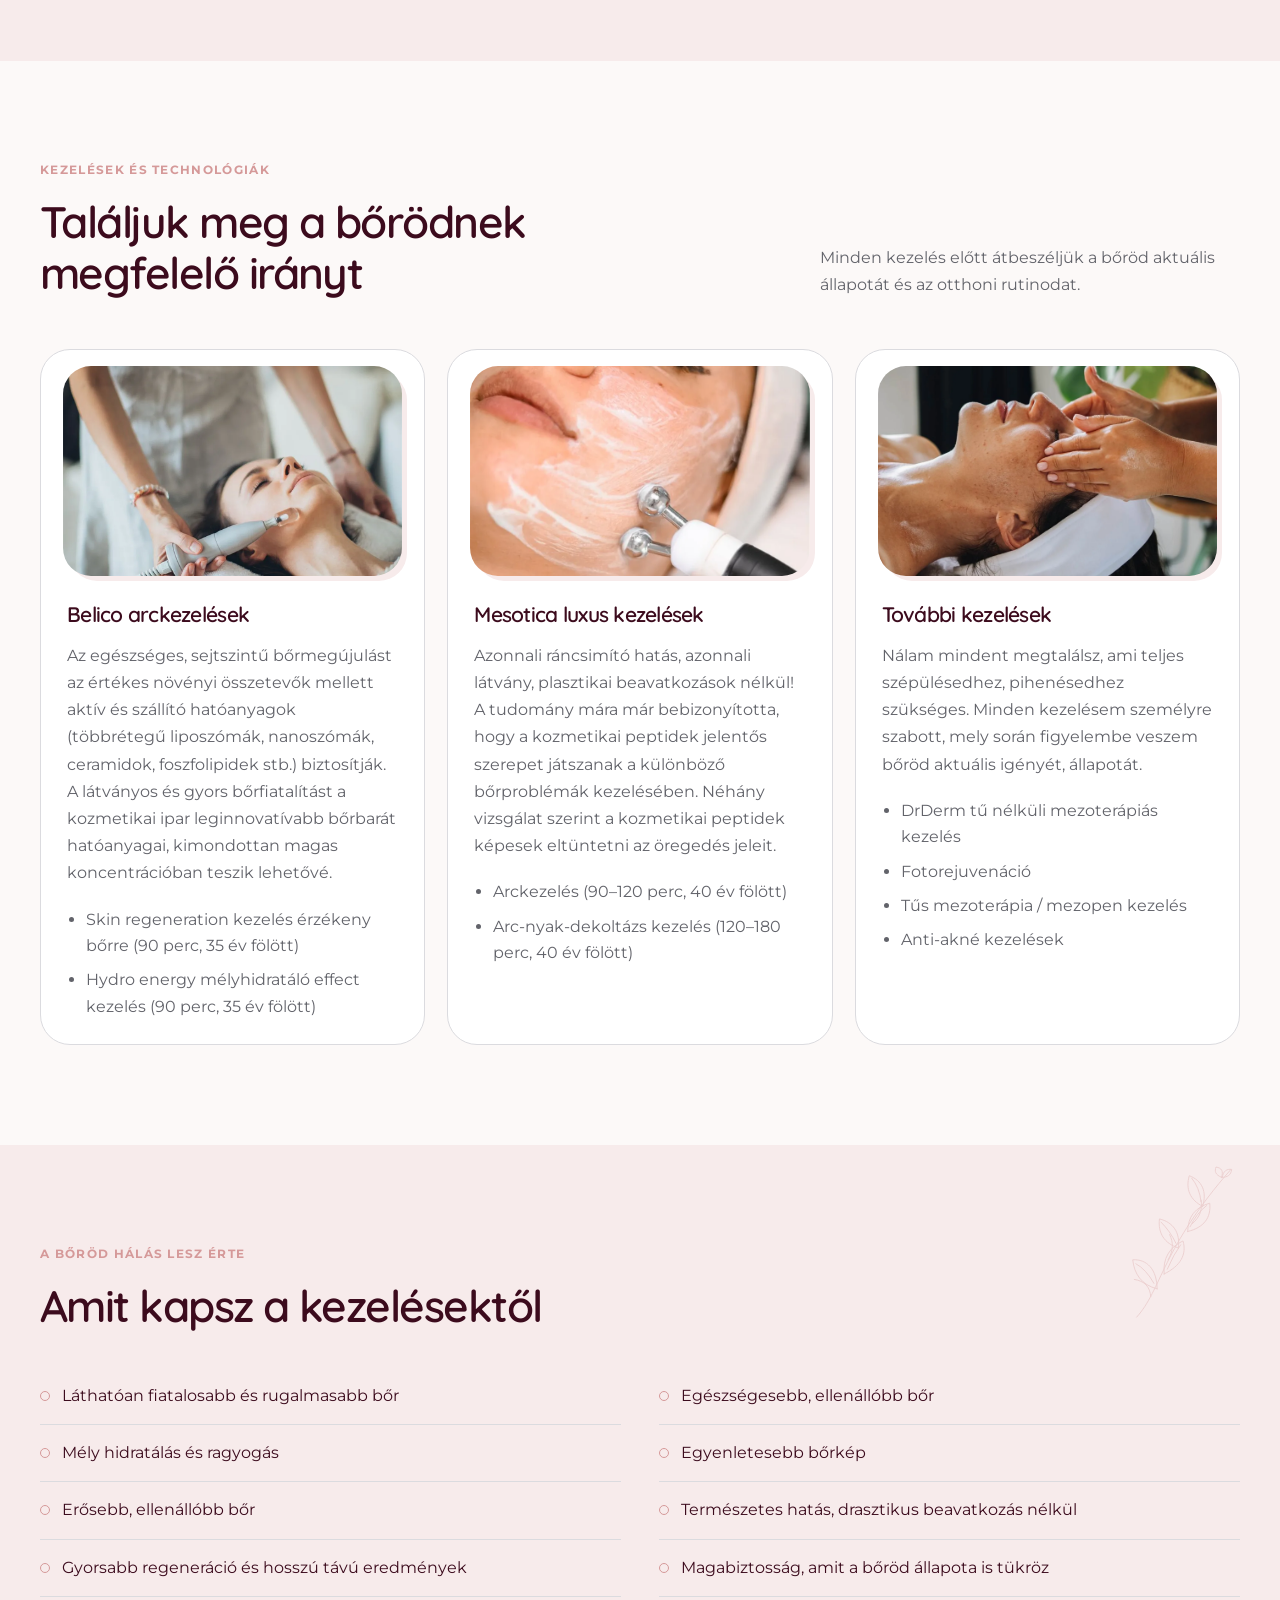
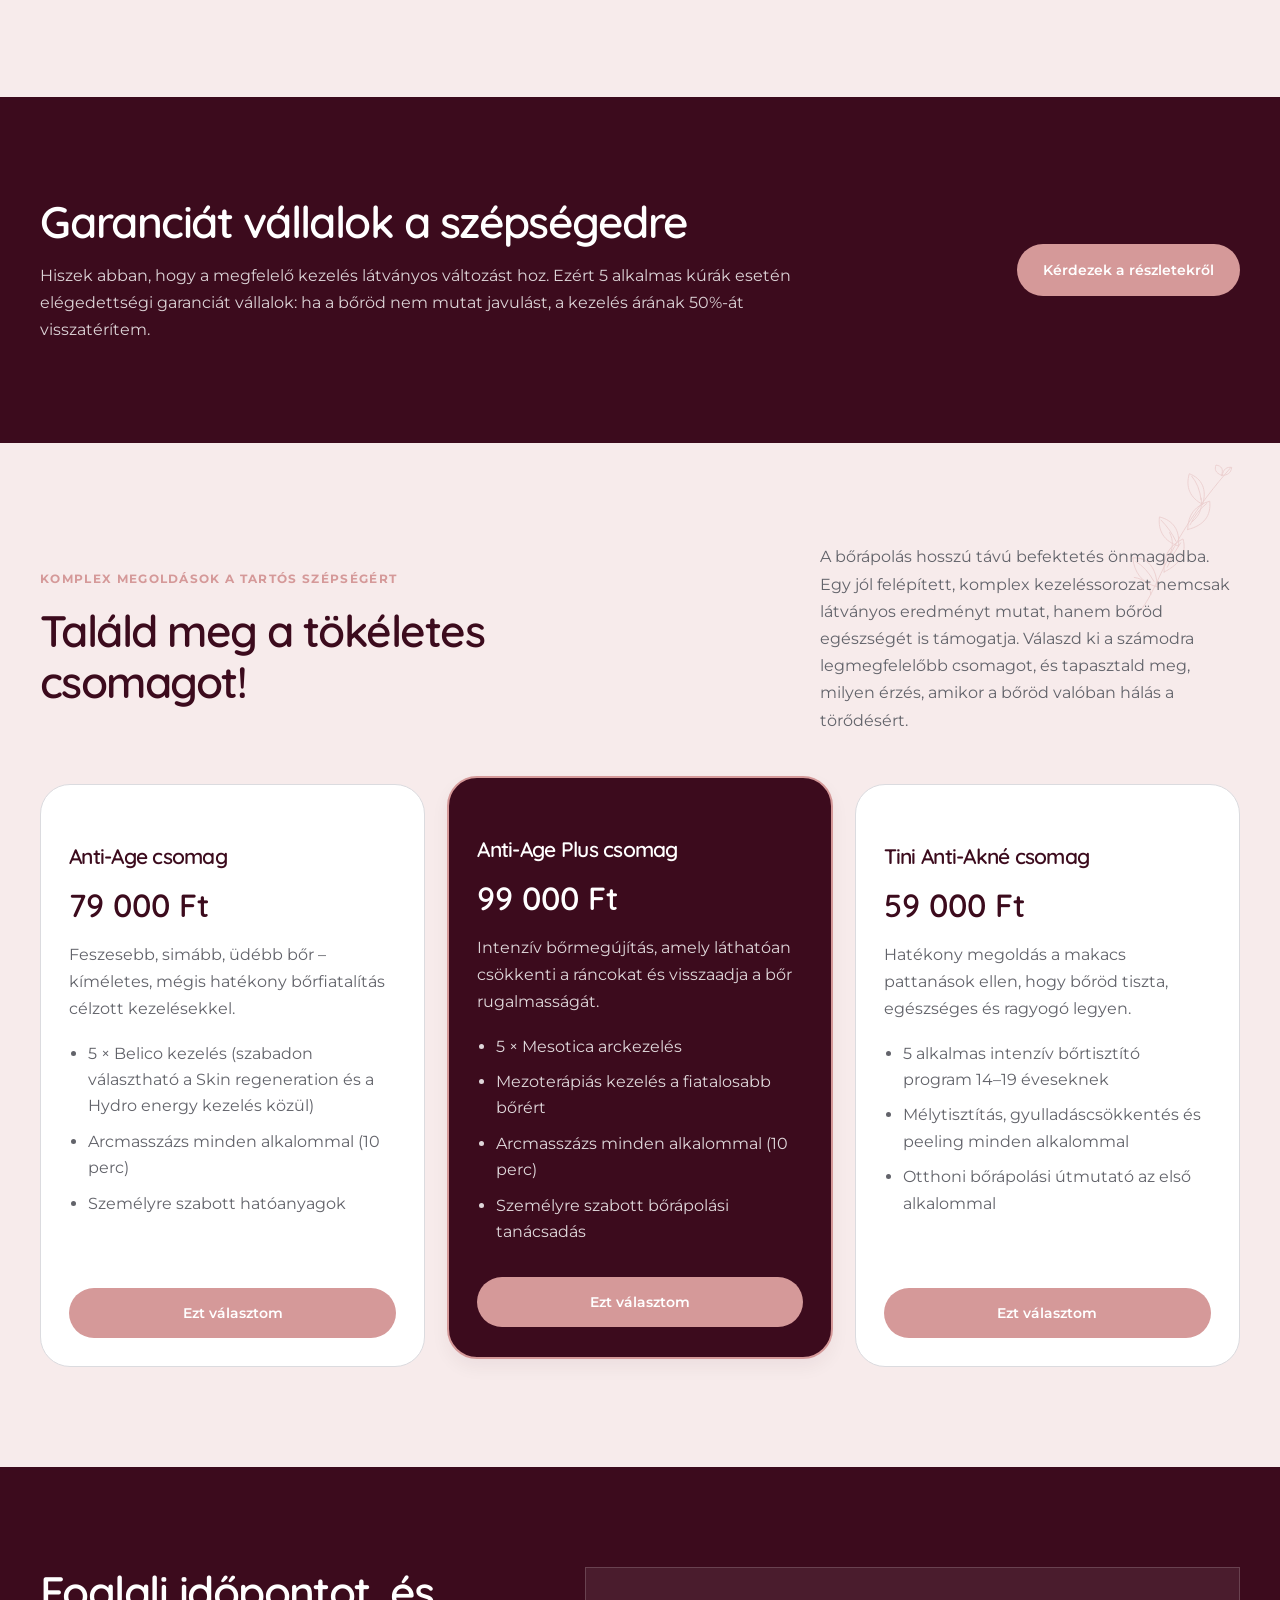
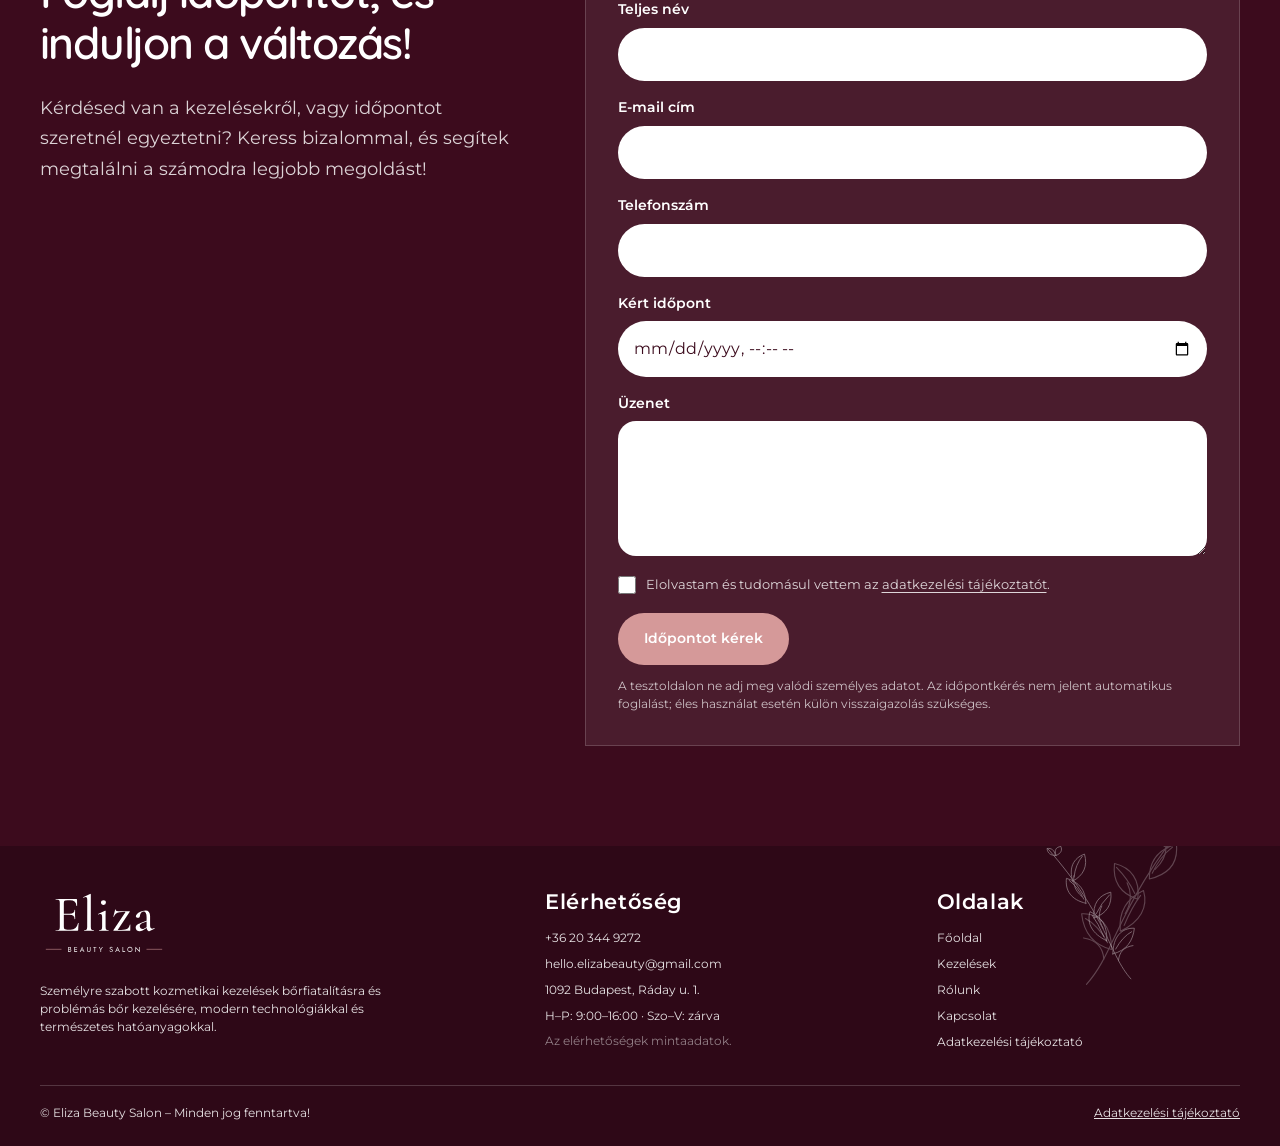
<file: public/kezelesek.html>
<!doctype html>
<html lang="hu">
<head>
  <meta charset="UTF-8">
  <meta name="viewport" content="width=device-width, initial-scale=1.0">
  <meta name="description" content="Belico, Mesotica és további arckezelések Budapesten, a bőröd igényeire szabva. Nézd meg a kezeléseket és a csomagokat, majd kérj időpontot!">
  <meta name="theme-color" content="#FCF9F8">
  <title>Belico és Mesotica arckezelések | Eliza Beauty Salon</title>
  <link rel="icon" type="image/svg+xml" href="eliza-alapanyag/logo-palettahoz-igazitva/favicon.svg">
  <link rel="preconnect" href="https://fonts.googleapis.com">
  <link rel="preconnect" href="https://fonts.gstatic.com" crossorigin>
  <link href="https://fonts.googleapis.com/css2?family=Montserrat:wght@400;500;600;700&family=Quicksand:wght@500;600;700&display=swap" rel="stylesheet">
  <link rel="stylesheet" href="aloldalak.css">
  <link rel="stylesheet" href="typografia.css">
  <link rel="canonical" href="https://siposelizaa.netlify.app/kezelesek.html">
  <meta property="og:title" content="Belico és Mesotica arckezelések | Eliza Beauty Salon">
  <meta property="og:description" content="Belico, Mesotica és további arckezelések Budapesten, a bőröd igényeire szabva. Nézd meg a kezeléseket és a csomagokat, majd kérj időpontot!">
  <meta property="og:type" content="website">
  <meta property="og:url" content="https://siposelizaa.netlify.app/kezelesek.html">
  <meta property="og:site_name" content="Eliza Beauty Salon">
  <meta property="og:locale" content="hu_HU">
  <meta property="og:image" content="https://siposelizaa.netlify.app/images/og-cover.jpg">
  <meta property="og:image:width" content="1200">
  <meta property="og:image:height" content="630">
  <meta property="og:image:alt" content="Eliza Beauty Salon – személyre szabott kozmetikai kezelések">
  <meta name="twitter:card" content="summary_large_image">
  <meta name="twitter:title" content="Belico és Mesotica arckezelések | Eliza Beauty Salon">
  <meta name="twitter:description" content="Belico, Mesotica és további arckezelések Budapesten, a bőröd igényeire szabva. Nézd meg a kezeléseket és a csomagokat, majd kérj időpontot!">
  <meta name="twitter:image" content="https://siposelizaa.netlify.app/images/og-cover.jpg">
  <script type="application/ld+json" data-seo-schema="BeautySalon">{"@context":"https://schema.org","@type":"BeautySalon","@id":"https://siposelizaa.netlify.app/#salon","name":"Eliza Beauty Salon","description":"Személyre szabott kozmetikai kezelések bőrfiatalításra és problémás bőr kezelésére, modern technológiákkal és természetes hatóanyagokkal.","url":"https://siposelizaa.netlify.app/","image":"https://siposelizaa.netlify.app/images/og-cover.jpg","logo":"https://siposelizaa.netlify.app/eliza-alapanyag/logo-palettahoz-igazitva/logo.svg","telephone":"+36 20 344 9272","email":"hello.elizabeauty@gmail.com","address":{"@type":"PostalAddress","streetAddress":"Ráday u. 1.","addressLocality":"Budapest","postalCode":"1092","addressCountry":"HU"},"openingHoursSpecification":[{"opens":"09:00","closes":"16:00","dayOfWeek":["Monday","Tuesday","Wednesday","Thursday","Friday"],"@type":"OpeningHoursSpecification"}]}</script>
</head>
<body>
  <header class="site-header" id="site-header">
    <div class="wrap nav-row">
      <a class="brand" href="index.html#top" aria-label="Eliza Beauty Salon, főoldal"><img src="eliza-alapanyag/logo-palettahoz-igazitva/logo.svg" alt="Eliza Beauty Salon"></a>
      <nav class="main-nav" id="main-nav" aria-label="Fő navigáció"><a href="index.html#top">Főoldal</a><a href="kezelesek.html" aria-current="page">Kezelések</a><a href="rolunk.html">Rólunk</a><a href="kapcsolat.html">Kapcsolat</a></nav>
      <a class="button nav-cta" href="kapcsolat.html#kapcsolati-urlap">Időpontot kérek</a>
      <button class="menu-toggle" id="menu-toggle" type="button" aria-expanded="false" aria-controls="main-nav" aria-label="Menü megnyitása">+</button>
    </div>
  </header>
  <main id="top">
    <section class="subpage-hero subpage-hero--split">
      <div class="wrap">
        <div><p class="eyebrow">Neked is jár a sima, egészséges bőr!</p><h1>Szakértői kozmetikai megoldások</h1><p class="lead">A bőröd egyedi, ezért a kezeléseidnek is annak kell lennie. Legyen szó ráncok halványításáról, feszesítésről vagy aknékezelésről, a legmodernebb technológiákkal és célzott hatóanyagokkal dolgozom, hogy bőröd természetesen megújuljon és hosszú távon ragyogó maradjon.</p><div class="hero-actions"><a class="button" href="kapcsolat.html#kapcsolati-urlap">Időpontot foglalok</a></div></div>
        <div class="subpage-hero-photo"><img src="images/optimized/Pexels Photo by Mohammadreza Babaei.webp" alt="Arcbőrápoló krémet felvisznek egy vendég arcára"></div>
      </div>
    </section>
    <section class="section section--blush" aria-labelledby="problem-title">
      <div class="wrap"><div class="section-heading problem-heading"><div><p class="eyebrow">Figyelj a bőröd jelzéseire</p><h2 id="problem-title">A bőröd mesél rólad, de mit üzen?</h2></div><p>Észrevetted, hogy a bőröd már nem olyan, mint régen? Az évek nyomot hagynak, és bár a lelked fiatal marad, a bőröd másképp mesél a múltról. A vonások átalakulnak, a bőröd elveszíti korábbi ragyogását, a ráncok mélyülnek, és a makacs bőrproblémák, mint az akné vagy a gyulladások, egyre nehezebben múlnak el. Ha nem teszel időben a változások ellen, a folyamat csak gyorsul. A kezeletlen problémák egyre hangsúlyosabbá válnak, a bőr regenerációja lassul, és a komfortérzeted is csökken. Az idő nem áll meg, de a megfelelő kezelésekkel visszafordíthatod a látható jeleket.</p></div>
        <div class="problem-grid">
          <article class="problem-item"><span class="problem-icon"><svg viewBox="0 0 48 48" aria-hidden="true"><path d="M24 5.5c-8 0-13.5 6.5-13.5 15.2v5.1c0 8.8 5.5 16.7 13.5 16.7s13.5-7.9 13.5-16.7v-5.1C37.5 12 32 5.5 24 5.5Z"/><path d="M16 22.5h.1m15.8 0h.1M19 31c3.1 2 6.9 2 10 0M14 17c3.3-2.8 6.3-3.5 10-3.5s6.7.7 10 3.5"/><path d="m8 16-2-2m34 2 2-2"/></svg></span><div><h3>Megereszkedett, rugalmatlan bőr</h3><p>A kollagén- és elasztintermelés csökkenésével a bőröd feszessége romlik, az arcod kontúrjai elmosódnak, és a ráncok egyre mélyebbé válnak.</p></div></article>
          <article class="problem-item"><span class="problem-icon"><svg viewBox="0 0 48 48" aria-hidden="true"><path d="M24 6c-8 0-13.5 6.4-13.5 15v5.5c0 8.5 5.5 16 13.5 16s13.5-7.5 13.5-16V21C37.5 12.4 32 6 24 6Z"/><path d="M17 21h.1m13.8 0h.1M19 31c3.2 1.5 6.8 1.5 10 0"/><circle cx="18" cy="26" r="1.6"/><circle cx="30" cy="26" r="1.6"/><circle cx="24" cy="34" r="1.4"/><path d="M15 16c2.5-2.1 5.5-3.1 9-3.1s6.5 1 9 3.1"/></svg></span><div><h3>Makacs akné, gyulladások és maradandó hegek</h3><p>A kezeletlen pattanások és gyulladások nyomot hagyhatnak, amelyek idővel mély hegekké alakulnak, megnehezítve a bőröd simaságának visszaállítását.</p></div></article>
          <article class="problem-item"><span class="problem-icon"><svg viewBox="0 0 48 48" aria-hidden="true"><circle cx="24" cy="24" r="8.5"/><path d="M24 4.5v5m0 29v5m19.5-19.5h-5m-29 0h-5m33.3-13.8-3.5 3.5M13.7 34.3l-3.5 3.5m27.6 0-3.5-3.5m-20.6-20.6-3.5-3.5"/><path d="M20.5 24h.1m7 0h.1m-5.8 4c1.4.8 2.8.8 4.2 0"/></svg></span><div><h3>Fakó, élettelen bőr és pigmentfoltok</h3><p>A hidratáció hiánya, az UV-sugárzás és a hormonális változások miatt a bőr egyenetlenné válik, elveszítheti természetes ragyogását, és egyre több pigmentfolt jelenik meg.</p></div></article>
          <article class="problem-item"><span class="problem-icon"><svg viewBox="0 0 48 48" aria-hidden="true"><path d="M24 5 38 10v11c0 10-5.7 17.3-14 22-8.3-4.7-14-12-14-22V10L24 5Z"/><path d="M17 25c1.7-3 4.3-4.5 7-4.5s5.3 1.5 7 4.5M19 30c1.5 1.7 3.2 2.5 5 2.5s3.5-.8 5-2.5"/><path d="m20 17 2 2 4-4"/></svg></span><div><h3>Érzékeny, irritált, sérülékeny bőr</h3><p>A bőr védőrétegének meggyengülése miatt könnyebben kipirosodik, viszket vagy gyulladásra hajlamos, és nehezebben regenerálódik.</p></div></article>
        </div>
      </div>
    </section>
    <section class="section" id="kezelesek" aria-labelledby="treatments-title">
      <div class="wrap"><div class="section-heading"><div><p class="eyebrow">Kezelések és technológiák</p><h2 id="treatments-title">Találjuk meg a bőrödnek megfelelő irányt</h2></div><p>Minden kezelés előtt átbeszéljük a bőröd aktuális állapotát és az otthoni rutinodat.</p></div>
        <div class="service-grid treatment-grid">
          <article class="service-card treatment-card"><div class="treatment-photo treatment-photo--belico"><img src="images/optimized/Pexels Photo by Elina Fairytale.webp" alt="Kozmetikai készülékes arckezelés közben pihenő vendég" loading="lazy"></div><h3>Belico arckezelések</h3><p>Az egészséges, sejtszintű bőrmegújulást az értékes növényi összetevők mellett aktív és szállító hatóanyagok (többrétegű liposzómák, nanoszómák, ceramidok, foszfolipidek stb.) biztosítják. A látványos és gyors bőrfiatalítást a kozmetikai ipar leginnovatívabb bőrbarát hatóanyagai, kimondottan magas koncentrációban teszik lehetővé.</p><ul><li>Skin regeneration kezelés érzékeny bőrre (90 perc, 35 év fölött)</li><li>Hydro energy mélyhidratáló effect kezelés (90 perc, 35 év fölött)</li></ul></article>
          <article class="service-card treatment-card"><div class="treatment-photo treatment-photo--mesotica"><img src="images/optimized/Pexels Photo by Kerim Eveyik.webp" alt="Kozmetikus készülékes kezelést végez egy vendég arcbőrén" loading="lazy"></div><h3>Mesotica luxus kezelések</h3><p>Azonnali ráncsimító hatás, azonnali látvány, plasztikai beavatkozások nélkül! A tudomány mára már bebizonyította, hogy a kozmetikai peptidek jelentős szerepet játszanak a különböző bőrproblémák kezelésében. Néhány vizsgálat szerint a kozmetikai peptidek képesek eltüntetni az öregedés jeleit.</p><ul><li>Arckezelés (90–120 perc, 40 év fölött)</li><li>Arc-nyak-dekoltázs kezelés (120–180 perc, 40 év fölött)</li></ul></article>
          <article class="service-card treatment-card"><div class="treatment-photo treatment-photo--egyeb"><img src="images/optimized/Pexels Photo by olia danilevich.webp" alt="Arcmasszázs egy kozmetikai kezelés során" loading="lazy"></div><h3>További kezelések</h3><p>Nálam mindent megtalálsz, ami teljes szépülésedhez, pihenésedhez szükséges. Minden kezelésem személyre szabott, mely során figyelembe veszem bőröd aktuális igényét, állapotát.</p><ul><li>DrDerm tű nélküli mezoterápiás kezelés</li><li>Fotorejuvenáció</li><li>Tűs mezoterápia / mezopen kezelés</li><li>Anti-akné kezelések</li></ul></article>
        </div>
      </div>
    </section>
    <section class="section section--blush" aria-labelledby="results-title">
      <div class="wrap"><p class="eyebrow">A bőröd hálás lesz érte</p><h2 id="results-title">Amit kapsz a kezelésektől</h2><ul class="results-list"><li>Láthatóan fiatalosabb és rugalmasabb bőr</li><li>Egészségesebb, ellenállóbb bőr</li><li>Mély hidratálás és ragyogás</li><li>Egyenletesebb bőrkép</li><li>Erősebb, ellenállóbb bőr</li><li>Természetes hatás, drasztikus beavatkozás nélkül</li><li>Gyorsabb regeneráció és hosszú távú eredmények</li><li>Magabiztosság, amit a bőröd állapota is tükröz</li></ul></div>
    </section>
    <section class="section guarantee-section" aria-labelledby="guarantee-title"><div class="wrap guarantee"><div><h2 id="guarantee-title">Garanciát vállalok a szépségedre</h2><p>Hiszek abban, hogy a megfelelő kezelés látványos változást hoz. Ezért 5 alkalmas kúrák esetén elégedettségi garanciát vállalok: ha a bőröd nem mutat javulást, a kezelés árának 50%-át visszatérítem.</p></div><a class="button button--light" href="kapcsolat.html#kapcsolati-urlap">Kérdezek a részletekről</a></div></section>
    <section class="section section--blush" aria-labelledby="packages-title">
      <div class="wrap"><div class="section-heading packages-heading"><div><p class="eyebrow">Komplex megoldások a tartós szépségért</p><h2 id="packages-title">Találd meg a tökéletes csomagot!</h2></div><p>A bőrápolás hosszú távú befektetés önmagadba. Egy jól felépített, komplex kezeléssorozat nemcsak látványos eredményt mutat, hanem bőröd egészségét is támogatja. Válaszd ki a számodra legmegfelelőbb csomagot, és tapasztald meg, milyen érzés, amikor a bőröd valóban hálás a törődésért.</p></div>
        <div class="package-grid">
          <article class="package-card"><h3>Anti-Age csomag</h3><p class="price">79 000 Ft</p><p>Feszesebb, simább, üdébb bőr – kíméletes, mégis hatékony bőrfiatalítás célzott kezelésekkel.</p><ul><li>5 × Belico kezelés (szabadon választható a Skin regeneration és a Hydro energy kezelés közül)</li><li>Arcmasszázs minden alkalommal (10 perc)</li><li>Személyre szabott hatóanyagok</li></ul><div class="package-card-action"><a class="button" href="kapcsolat.html#kapcsolati-urlap">Ezt választom</a></div></article>
          <article class="package-card package-card--featured"><h3>Anti-Age Plus csomag</h3><p class="price">99 000 Ft</p><p>Intenzív bőrmegújítás, amely láthatóan csökkenti a ráncokat és visszaadja a bőr rugalmasságát.</p><ul><li>5 × Mesotica arckezelés</li><li>Mezoterápiás kezelés a fiatalosabb bőrért</li><li>Arcmasszázs minden alkalommal (10 perc)</li><li>Személyre szabott bőrápolási tanácsadás</li></ul><div class="package-card-action"><a class="button" href="kapcsolat.html#kapcsolati-urlap">Ezt választom</a></div></article>
          <article class="package-card"><h3>Tini Anti-Akné csomag</h3><p class="price">59 000 Ft</p><p>Hatékony megoldás a makacs pattanások ellen, hogy bőröd tiszta, egészséges és ragyogó legyen.</p><ul><li>5 alkalmas intenzív bőrtisztító program 14–19 éveseknek</li><li>Mélytisztítás, gyulladáscsökkentés és peeling minden alkalommal</li><li>Otthoni bőrápolási útmutató az első alkalommal</li></ul><div class="package-card-action"><a class="button" href="kapcsolat.html#kapcsolati-urlap">Ezt választom</a></div></article>
        </div>
      </div>
    </section>
    <section class="section booking" id="idopontkeres" aria-labelledby="booking-title">
      <div class="wrap contact-layout"><div><h2 id="booking-title">Foglalj időpontot, és induljon a változás!</h2><p class="lead">Kérdésed van a kezelésekről, vagy időpontot szeretnél egyeztetni? Keress bizalommal, és segítek megtalálni a számodra legjobb megoldást!</p></div>
        <form class="booking-form" name="idopontkeres-kezelesek" method="POST" data-netlify="true" netlify-honeypot="bot-field">
  <p class="form-honeypot" aria-hidden="true"><label>Ne töltsd ki ezt a mezőt: <input name="bot-field" type="text" tabindex="-1" autocomplete="off"></label></p>
  <div class="field"><label for="treat-name">Teljes név</label><input id="treat-name" name="name" autocomplete="name" required></div>
  <div class="field"><label for="treat-email">E-mail cím</label><input id="treat-email" name="email" type="email" autocomplete="email" required></div>
  <div class="field"><label for="treat-phone">Telefonszám</label><input id="treat-phone" name="phone" type="tel" autocomplete="tel"></div>
  <div class="field"><label for="treat-date">Kért időpont</label><input id="treat-date" name="preferred_datetime" type="datetime-local"></div>
  <div class="field"><label for="treat-message">Üzenet</label><textarea id="treat-message" name="message" rows="4" required></textarea></div>
  <label class="privacy-ack"><input type="checkbox" name="privacy-notice-acknowledged" value="yes" required><span>Elolvastam és tudomásul vettem az <a href="adatkezeles.html">adatkezelési tájékoztatót</a>.</span></label>

  <button class="button button--light" type="submit">Időpontot kérek</button>
  <p class="form-note">A tesztoldalon ne adj meg valódi személyes adatot. Az időpontkérés nem jelent automatikus foglalást; éles használat esetén külön visszaigazolás szükséges.</p>
</form>
      </div>
    </section>
  </main>
  <footer class="site-footer"><div class="wrap"><div class="footer-main"><div><img class="footer-logo" src="eliza-alapanyag/logo-palettahoz-igazitva/logo-feher.svg" alt="Eliza Beauty Salon" loading="lazy"><p class="footer-description">Személyre szabott kozmetikai kezelések bőrfiatalításra és problémás bőr kezelésére, modern technológiákkal és természetes hatóanyagokkal.</p></div><div><h3>Elérhetőség</h3><div class="footer-links"><a href="tel:+36203449272">+36 20 344 9272</a><a href="mailto:hello.elizabeauty@gmail.com">hello.elizabeauty@gmail.com</a><span>1092 Budapest, Ráday u. 1.</span><span>H–P: 9:00–16:00 · Szo–V: zárva</span></div><small class="demo-data">Az elérhetőségek mintaadatok.</small></div><div><h3>Oldalak</h3><div class="footer-links"><a href="index.html#top">Főoldal</a><a href="kezelesek.html">Kezelések</a><a href="rolunk.html">Rólunk</a><a href="kapcsolat.html">Kapcsolat</a><a href="adatkezeles.html">Adatkezelési tájékoztató</a></div></div></div><div class="footer-bottom"><span>© Eliza Beauty Salon – Minden jog fenntartva!</span><a href="adatkezeles.html">Adatkezelési tájékoztató</a></div></div></footer>
  <script>
    const header=document.getElementById('site-header'),menuButton=document.getElementById('menu-toggle'),nav=document.getElementById('main-nav');
    const updateHeader=()=>header.classList.toggle('is-scrolled',window.scrollY>18);window.addEventListener('scroll',updateHeader,{passive:true});updateHeader();
    menuButton.addEventListener('click',()=>{const open=menuButton.getAttribute('aria-expanded')==='true';menuButton.setAttribute('aria-expanded',String(!open));menuButton.setAttribute('aria-label',open?'Menü megnyitása':'Menü bezárása');menuButton.textContent=open?'+':'×';nav.classList.toggle('is-open',!open)});
    nav.querySelectorAll('a').forEach(link=>link.addEventListener('click',()=>{nav.classList.remove('is-open');menuButton.setAttribute('aria-expanded','false');menuButton.setAttribute('aria-label','Menü megnyitása');menuButton.textContent='+'}));
    document.querySelectorAll('[data-demo-form]').forEach(form=>form.addEventListener('submit',event=>{event.preventDefault();form.querySelector('.form-status').textContent='Ez a forma a prototípusban még nem küld adatot.'}));
  </script>
</body>
</html>
</file>
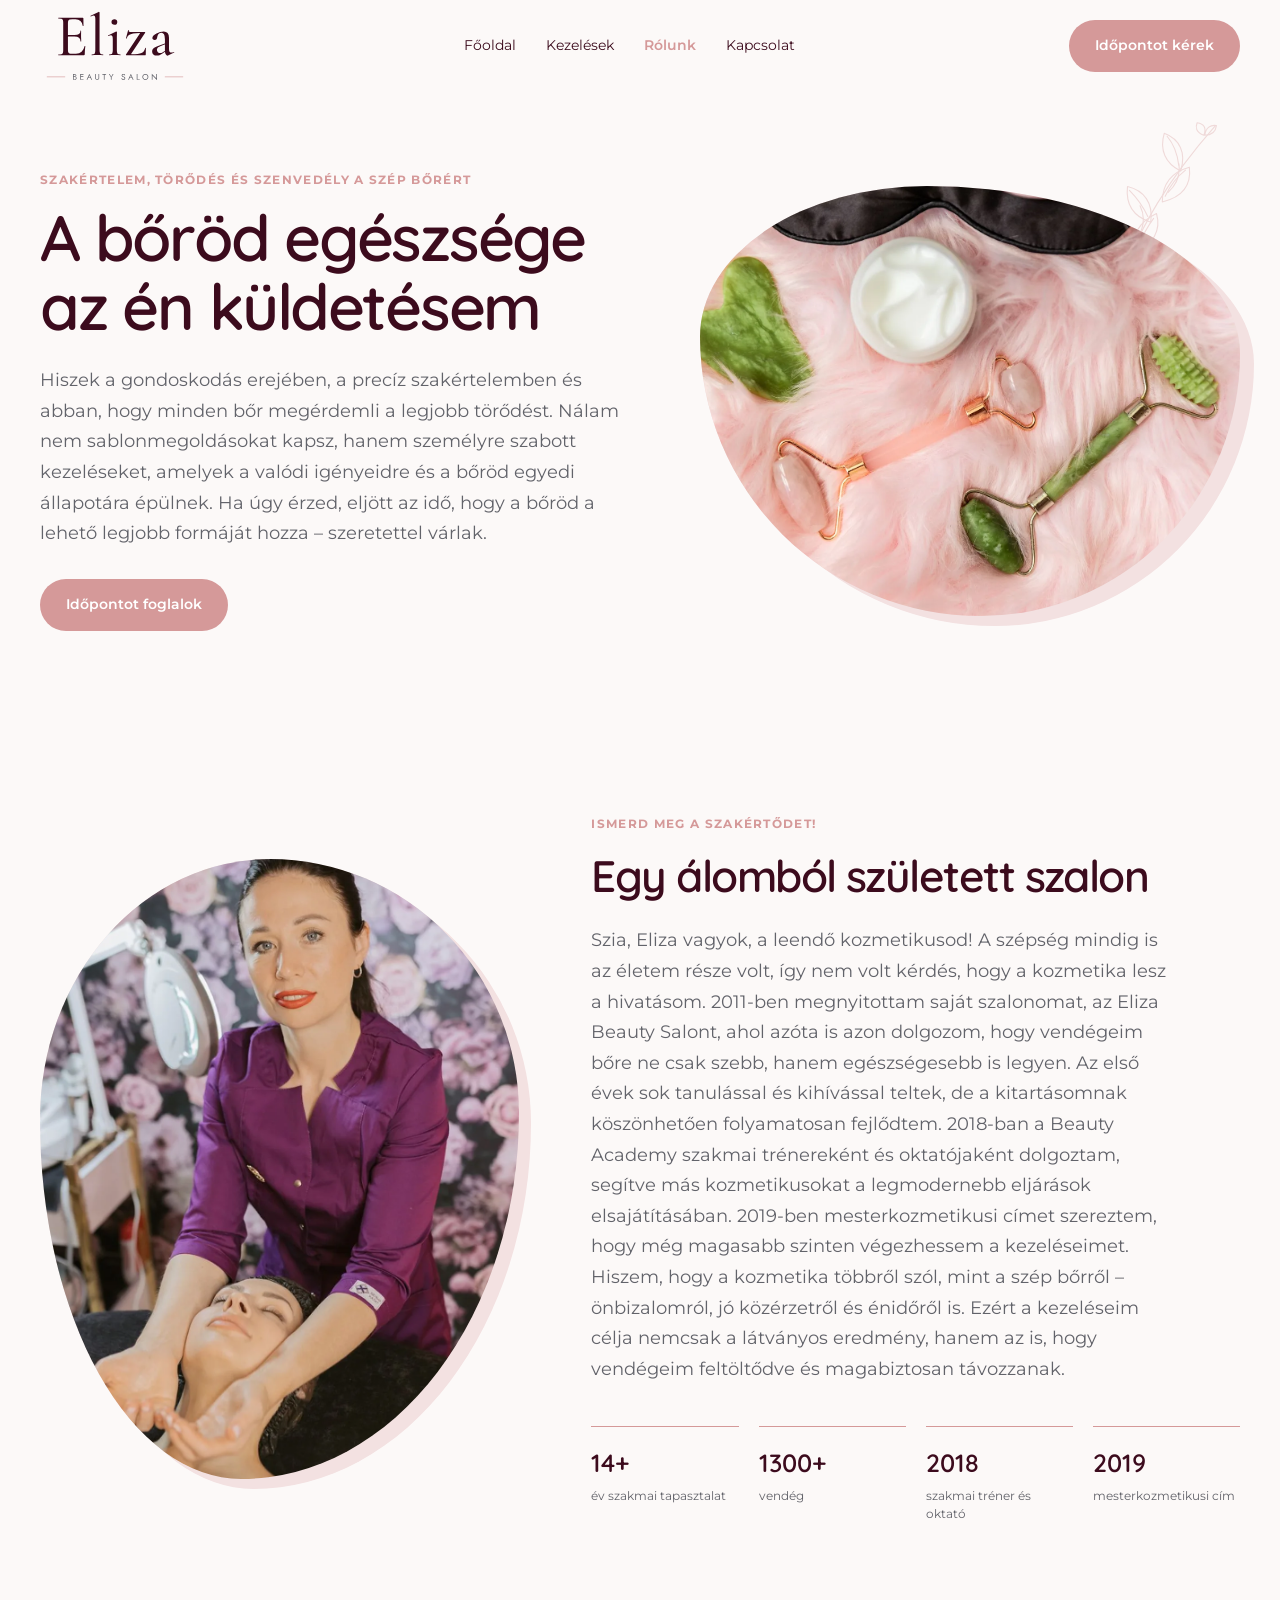
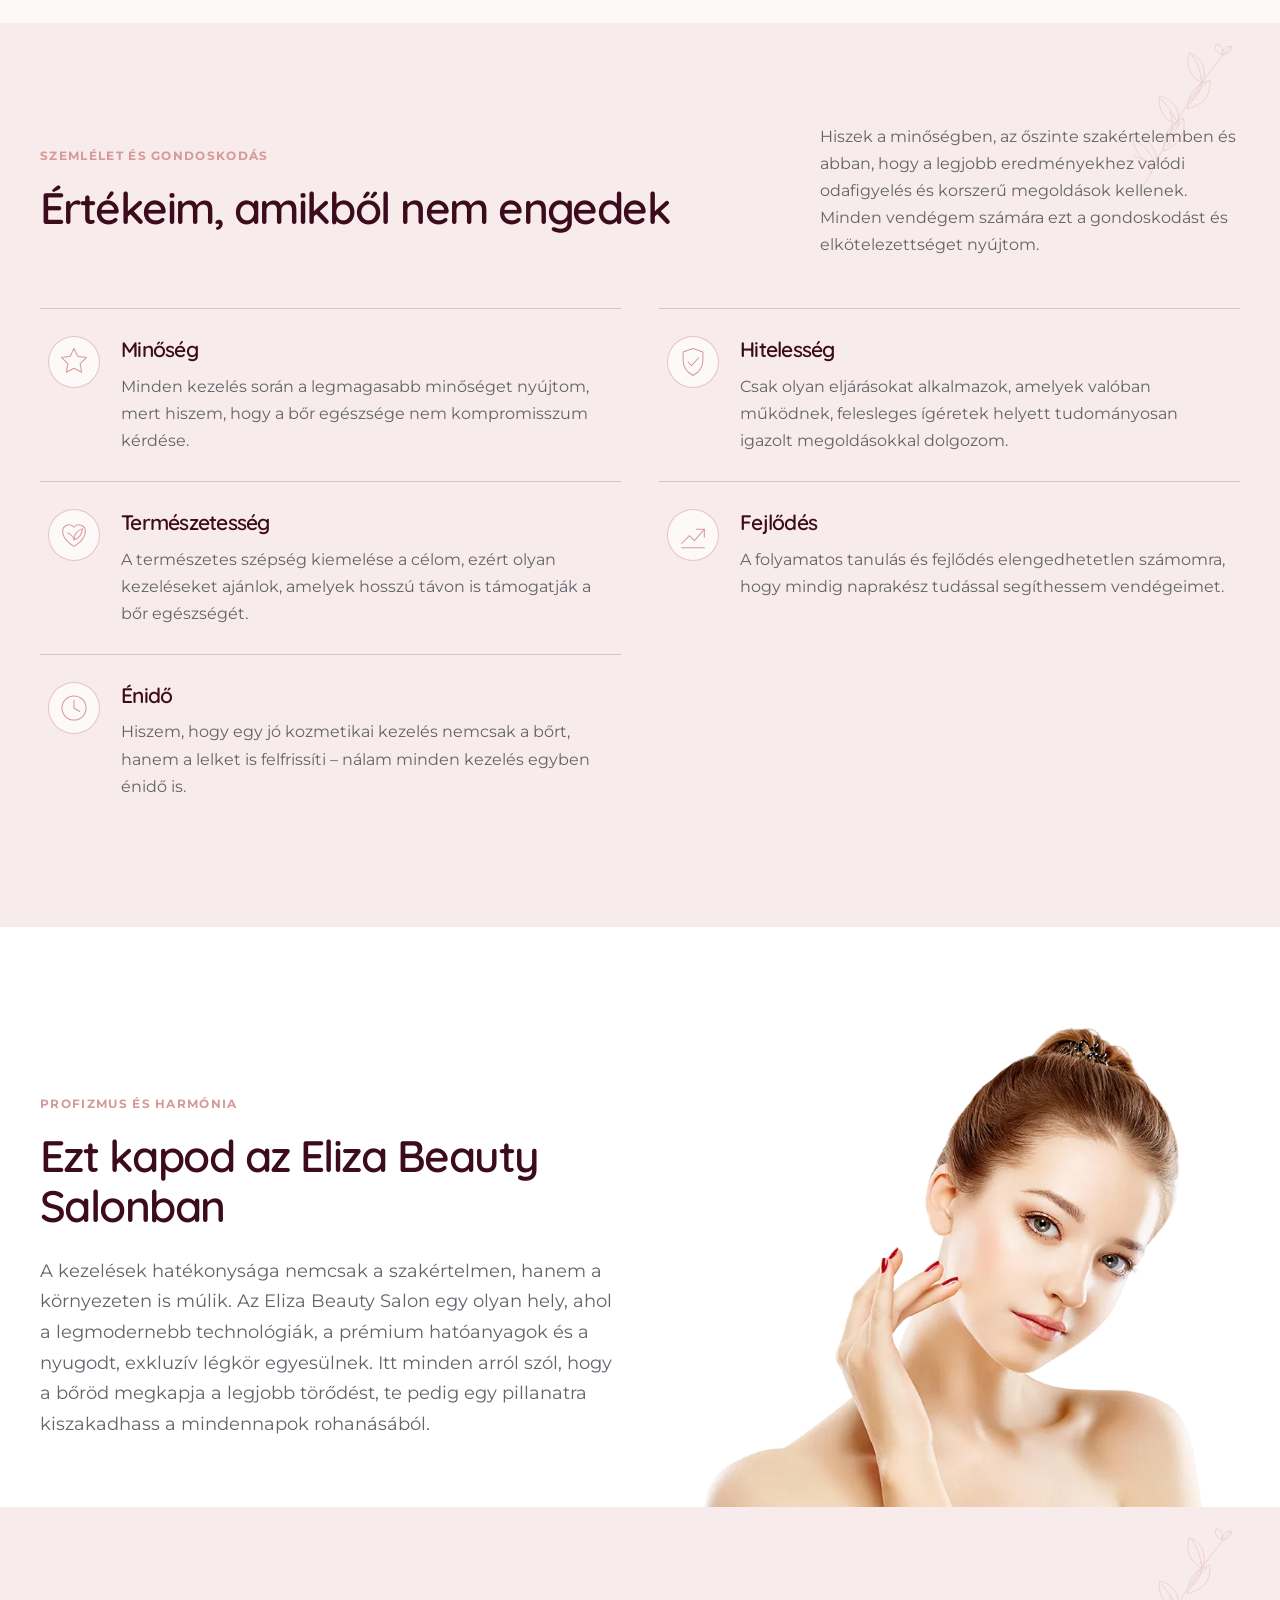
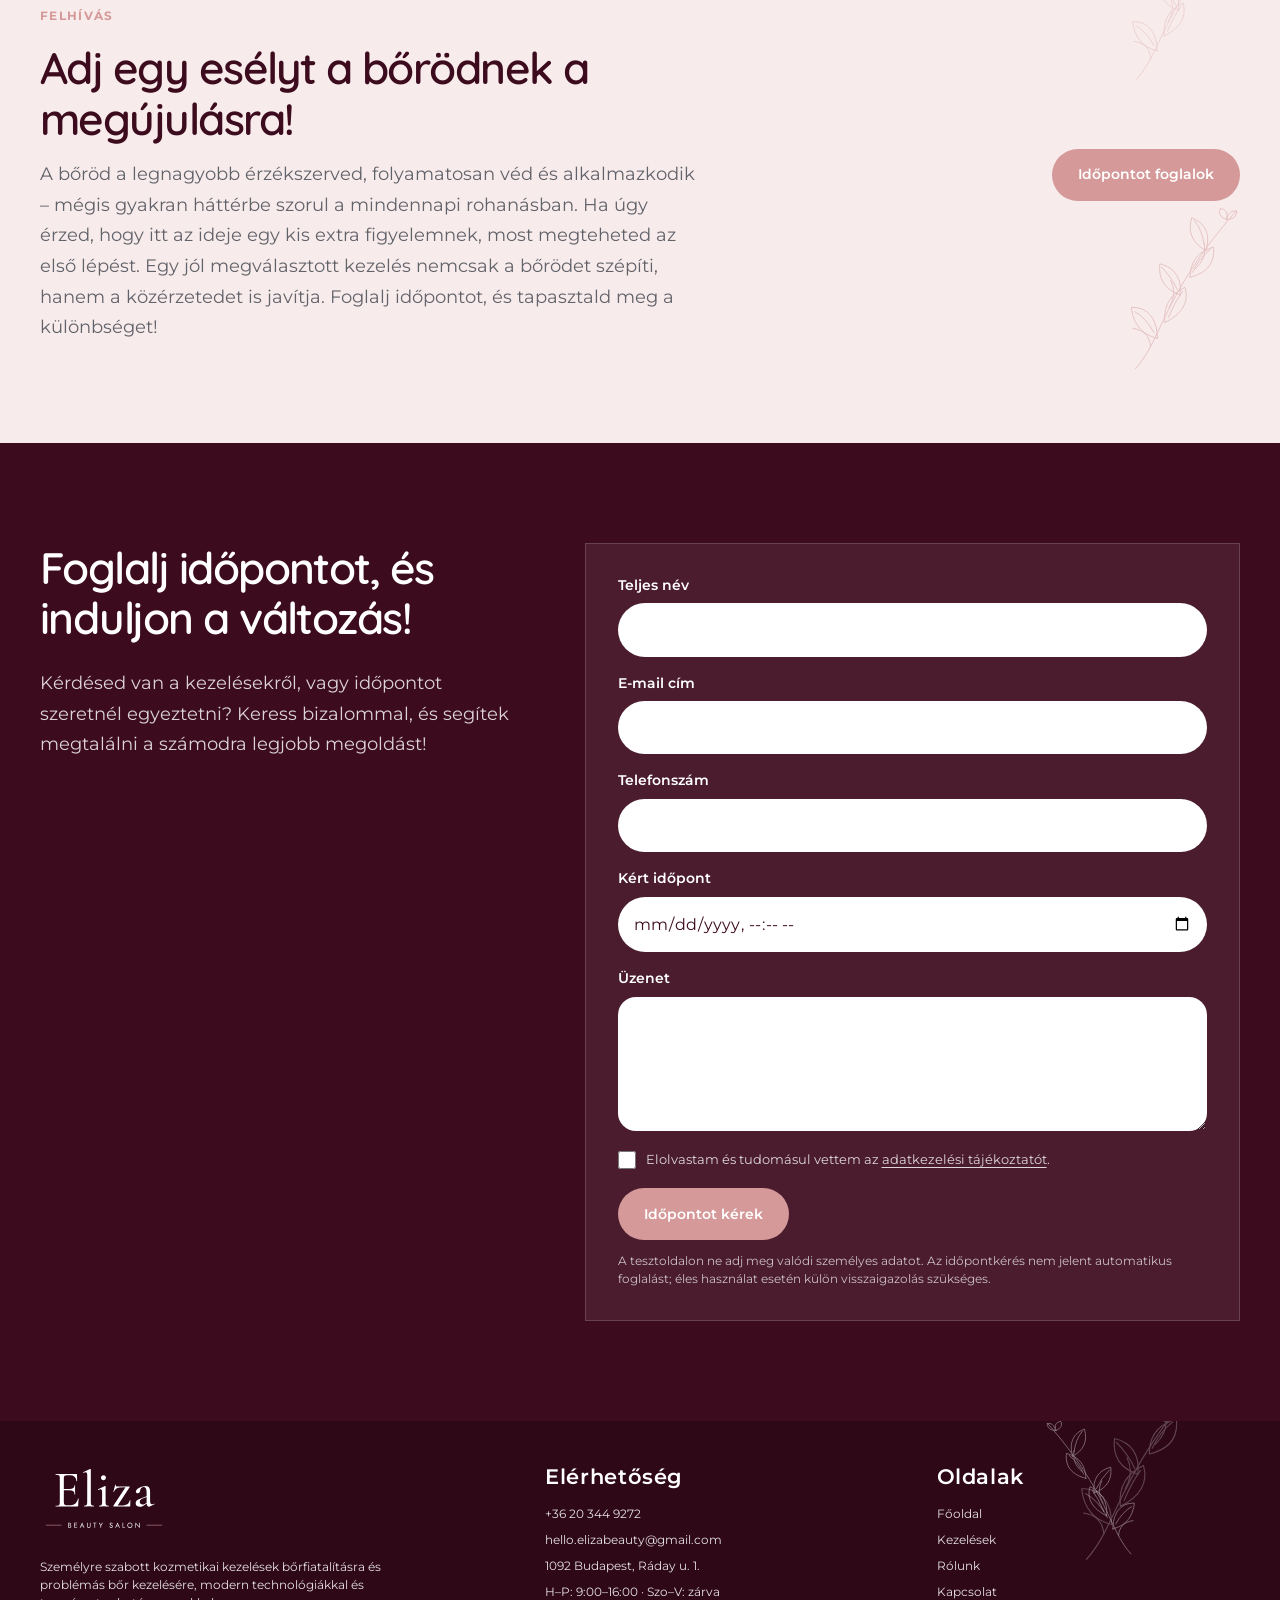
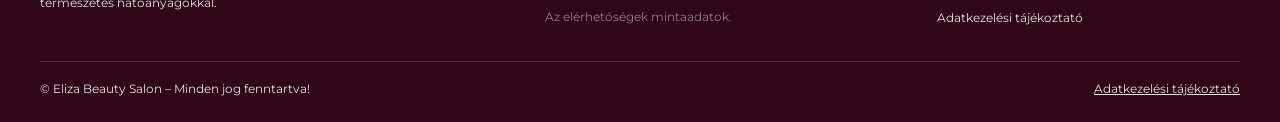
<file: public/rolunk.html>
<!doctype html>
<html lang="hu">
<head>
  <meta charset="UTF-8">
  <meta name="viewport" content="width=device-width, initial-scale=1.0">
  <meta name="description" content="Ismerd meg Sipos Eliza kozmetikust, a szalon szemléletét és szakmai tapasztalatát. Tudj meg többet az Eliza Beauty Salonról!">
  <meta name="theme-color" content="#FCF9F8">
  <title>Sipos Eliza kozmetikus | Eliza Beauty Salon</title>
  <link rel="icon" type="image/svg+xml" href="eliza-alapanyag/logo-palettahoz-igazitva/favicon.svg">
  <link rel="preconnect" href="https://fonts.googleapis.com">
  <link rel="preconnect" href="https://fonts.gstatic.com" crossorigin>
  <link href="https://fonts.googleapis.com/css2?family=Montserrat:wght@400;500;600;700&family=Quicksand:wght@500;600;700&display=swap" rel="stylesheet">
  <link rel="stylesheet" href="aloldalak.css">
  <link rel="stylesheet" href="typografia.css">
  <link rel="canonical" href="https://siposelizaa.netlify.app/rolunk.html">
  <meta property="og:title" content="Sipos Eliza kozmetikus | Eliza Beauty Salon">
  <meta property="og:description" content="Ismerd meg Sipos Eliza kozmetikust, a szalon szemléletét és szakmai tapasztalatát. Tudj meg többet az Eliza Beauty Salonról!">
  <meta property="og:type" content="website">
  <meta property="og:url" content="https://siposelizaa.netlify.app/rolunk.html">
  <meta property="og:site_name" content="Eliza Beauty Salon">
  <meta property="og:locale" content="hu_HU">
  <meta property="og:image" content="https://siposelizaa.netlify.app/images/og-cover.jpg">
  <meta property="og:image:width" content="1200">
  <meta property="og:image:height" content="630">
  <meta property="og:image:alt" content="Eliza Beauty Salon – személyre szabott kozmetikai kezelések">
  <meta name="twitter:card" content="summary_large_image">
  <meta name="twitter:title" content="Sipos Eliza kozmetikus | Eliza Beauty Salon">
  <meta name="twitter:description" content="Ismerd meg Sipos Eliza kozmetikust, a szalon szemléletét és szakmai tapasztalatát. Tudj meg többet az Eliza Beauty Salonról!">
  <meta name="twitter:image" content="https://siposelizaa.netlify.app/images/og-cover.jpg">
  <script type="application/ld+json" data-seo-schema="BeautySalon">{"@context":"https://schema.org","@type":"BeautySalon","@id":"https://siposelizaa.netlify.app/#salon","name":"Eliza Beauty Salon","description":"Személyre szabott kozmetikai kezelések bőrfiatalításra és problémás bőr kezelésére, modern technológiákkal és természetes hatóanyagokkal.","url":"https://siposelizaa.netlify.app/","image":"https://siposelizaa.netlify.app/images/og-cover.jpg","logo":"https://siposelizaa.netlify.app/eliza-alapanyag/logo-palettahoz-igazitva/logo.svg","telephone":"+36 20 344 9272","email":"hello.elizabeauty@gmail.com","address":{"@type":"PostalAddress","streetAddress":"Ráday u. 1.","addressLocality":"Budapest","postalCode":"1092","addressCountry":"HU"},"openingHoursSpecification":[{"opens":"09:00","closes":"16:00","dayOfWeek":["Monday","Tuesday","Wednesday","Thursday","Friday"],"@type":"OpeningHoursSpecification"}]}</script>
  <script type="application/ld+json" data-seo-schema="Person">{"@type":"Person","name":"Sipos Eliza","worksFor":{"@id":"https://siposelizaa.netlify.app/#salon"},"url":"https://siposelizaa.netlify.app/rolunk.html","@context":"https://schema.org","@id":"https://siposelizaa.netlify.app/rolunk.html#eliza","jobTitle":"mesterkozmetikus"}</script>
</head>
<body>
  <header class="site-header" id="site-header"><div class="wrap nav-row">
    <a class="brand" href="index.html#top" aria-label="Eliza Beauty Salon, főoldal"><img src="eliza-alapanyag/logo-palettahoz-igazitva/logo.svg" alt="Eliza Beauty Salon"></a>
    <nav class="main-nav" id="main-nav" aria-label="Fő navigáció"><a href="index.html#top">Főoldal</a><a href="kezelesek.html">Kezelések</a><a href="rolunk.html" aria-current="page">Rólunk</a><a href="kapcsolat.html">Kapcsolat</a></nav>
    <a class="button nav-cta" href="kapcsolat.html#kapcsolati-urlap">Időpontot kérek</a><button class="menu-toggle" id="menu-toggle" type="button" aria-expanded="false" aria-controls="main-nav" aria-label="Menü megnyitása">+</button>
  </div></header>
  <main id="top">
    <section class="subpage-hero subpage-hero--split"><div class="wrap"><div><p class="eyebrow">Szakértelem, törődés és szenvedély a szép bőrért</p><h1>A bőröd egészsége az én küldetésem</h1><p class="lead">Hiszek a gondoskodás erejében, a precíz szakértelemben és abban, hogy minden bőr megérdemli a legjobb törődést. Nálam nem sablonmegoldásokat kapsz, hanem személyre szabott kezeléseket, amelyek a valódi igényeidre és a bőröd egyedi állapotára épülnek. Ha úgy érzed, eljött az idő, hogy a bőröd a lehető legjobb formáját hozza – szeretettel várlak.</p><div class="hero-actions"><a class="button" href="kapcsolat.html#kapcsolati-urlap">Időpontot foglalok</a></div></div><div class="subpage-hero-photo"><img src="images/optimized/háttér.webp" alt="Arcápoló krém és arcmasszázs-hengerek egy rózsaszín felületen"></div></div></section>
    <section class="section" id="tortenetem"><div class="wrap story-grid"><div class="story-photo"><img src="images/optimized/SP.webp" alt="Sipos Eliza kozmetikus arckezelést végez" loading="lazy"></div><div class="story-copy"><p class="eyebrow">Ismerd meg a szakértődet!</p><h2>Egy álomból született szalon</h2><p class="lead">Szia, Eliza vagyok, a leendő kozmetikusod! A szépség mindig is az életem része volt, így nem volt kérdés, hogy a kozmetika lesz a hivatásom. 2011-ben megnyitottam saját szalonomat, az Eliza Beauty Salont, ahol azóta is azon dolgozom, hogy vendégeim bőre ne csak szebb, hanem egészségesebb is legyen. Az első évek sok tanulással és kihívással teltek, de a kitartásomnak köszönhetően folyamatosan fejlődtem. 2018-ban a Beauty Academy szakmai trénereként és oktatójaként dolgoztam, segítve más kozmetikusokat a legmodernebb eljárások elsajátításában. 2019-ben mesterkozmetikusi címet szereztem, hogy még magasabb szinten végezhessem a kezeléseimet. Hiszem, hogy a kozmetika többről szól, mint a szép bőrről – önbizalomról, jó közérzetről és énidőről is. Ezért a kezeléseim célja nemcsak a látványos eredmény, hanem az is, hogy vendégeim feltöltődve és magabiztosan távozzanak.</p>
      <div class="milestones"><div class="milestone"><strong>14+</strong><span>év szakmai tapasztalat</span></div><div class="milestone"><strong>1300+</strong><span>vendég</span></div><div class="milestone"><strong>2018</strong><span>szakmai tréner és oktató</span></div><div class="milestone"><strong>2019</strong><span>mesterkozmetikusi cím</span></div></div></div></div></section>
    <section class="section section--blush" aria-labelledby="values-title"><div class="wrap"><div class="section-heading values-heading"><div><p class="eyebrow">Szemlélet és gondoskodás</p><h2 id="values-title">Értékeim, amikből nem engedek</h2></div><p>Hiszek a minőségben, az őszinte szakértelemben és abban, hogy a legjobb eredményekhez valódi odafigyelés és korszerű megoldások kellenek. Minden vendégem számára ezt a gondoskodást és elkötelezettséget nyújtom.</p></div>
      <div class="problem-grid value-list">
        <article class="problem-item"><span class="problem-icon"><svg viewBox="0 0 48 48" aria-hidden="true"><path d="m24 5 5.3 11 12.2 1.8-8.8 8.6 2.1 12.1L24 32.8l-10.8 5.7 2.1-12.1-8.8-8.6L18.7 16 24 5Z"/></svg></span><div><h3>Minőség</h3><p>Minden kezelés során a legmagasabb minőséget nyújtom, mert hiszem, hogy a bőr egészsége nem kompromisszum kérdése.</p></div></article>
        <article class="problem-item"><span class="problem-icon"><svg viewBox="0 0 48 48" aria-hidden="true"><path d="M24 5 38 10v11c0 10-5.7 17.3-14 22-8.3-4.7-14-12-14-22V10L24 5Z"/><path d="m17 24 5 5 10-11"/></svg></span><div><h3>Hitelesség</h3><p>Csak olyan eljárásokat alkalmazok, amelyek valóban működnek, felesleges ígéretek helyett tudományosan igazolt megoldásokkal dolgozom.</p></div></article>
        <article class="problem-item"><span class="problem-icon"><svg viewBox="0 0 48 48" aria-hidden="true"><path d="M24 40S8 31 8 19a9 9 0 0 1 16-6 9 9 0 0 1 16 6c0 12-16 21-16 21Z"/><path d="M24 31c0-8 4-13 12-16-1 9-5 14-12 16Zm0 0c-1-5-4-8-9-10"/></svg></span><div><h3>Természetesség</h3><p>A természetes szépség kiemelése a célom, ezért olyan kezeléseket ajánlok, amelyek hosszú távon is támogatják a bőr egészségét.</p></div></article>
        <article class="problem-item"><span class="problem-icon"><svg viewBox="0 0 48 48" aria-hidden="true"><path d="M8 36 19 25l7 7 14-16"/><path d="M29 16h11v11"/><path d="M8 42h32"/></svg></span><div><h3>Fejlődés</h3><p>A folyamatos tanulás és fejlődés elengedhetetlen számomra, hogy mindig naprakész tudással segíthessem vendégeimet.</p></div></article>
        <article class="problem-item"><span class="problem-icon"><svg viewBox="0 0 48 48" aria-hidden="true"><circle cx="24" cy="24" r="17"/><path d="M24 13v11l8 5"/></svg></span><div><h3>Énidő</h3><p>Hiszem, hogy egy jó kozmetikai kezelés nemcsak a bőrt, hanem a lelket is felfrissíti – nálam minden kezelés egyben énidő is.</p></div></article>
      </div>
    </div></section>
    <section class="section salon-section"><div class="wrap salon-panel"><div class="salon-copy"><p class="eyebrow">Profizmus és harmónia</p><h2>Ezt kapod az Eliza Beauty Salonban</h2><p class="lead">A kezelések hatékonysága nemcsak a szakértelmen, hanem a környezeten is múlik. Az Eliza Beauty Salon egy olyan hely, ahol a legmodernebb technológiák, a prémium hatóanyagok és a nyugodt, exkluzív légkör egyesülnek. Itt minden arról szól, hogy a bőröd megkapja a legjobb törődést, te pedig egy pillanatra kiszakadhass a mindennapok rohanásából.</p></div><img class="salon-visual" src="images/optimized/hero.webp" alt="Női portré ragyogó arcbőrrel" loading="lazy"></div></section>
    <section class="section section--blush callout-section"><div class="wrap callout-inner"><div><p class="eyebrow">Felhívás</p><h2>Adj egy esélyt a bőrödnek a megújulásra!</h2><p class="lead">A bőröd a legnagyobb érzékszerved, folyamatosan véd és alkalmazkodik – mégis gyakran háttérbe szorul a mindennapi rohanásban. Ha úgy érzed, hogy itt az ideje egy kis extra figyelemnek, most megteheted az első lépést. Egy jól megválasztott kezelés nemcsak a bőrödet szépíti, hanem a közérzetedet is javítja. Foglalj időpontot, és tapasztald meg a különbséget!</p></div><a class="button" href="kapcsolat.html#kapcsolati-urlap">Időpontot foglalok</a></div></section>
    <section class="section booking" id="kapcsolati-urlap" aria-labelledby="booking-title"><div class="wrap contact-layout"><div><h2 id="booking-title">Foglalj időpontot, és induljon a változás!</h2><p class="lead">Kérdésed van a kezelésekről, vagy időpontot szeretnél egyeztetni? Keress bizalommal, és segítek megtalálni a számodra legjobb megoldást!</p></div><form class="booking-form" name="idopontkeres-rolunk" method="POST" data-netlify="true" netlify-honeypot="bot-field">
  <p class="form-honeypot" aria-hidden="true"><label>Ne töltsd ki ezt a mezőt: <input name="bot-field" type="text" tabindex="-1" autocomplete="off"></label></p>
  <div class="field"><label for="about-name">Teljes név</label><input id="about-name" name="name" autocomplete="name" required></div>
  <div class="field"><label for="about-email">E-mail cím</label><input id="about-email" name="email" type="email" autocomplete="email" required></div>
  <div class="field"><label for="about-phone">Telefonszám</label><input id="about-phone" name="phone" type="tel" autocomplete="tel"></div>
  <div class="field"><label for="about-date">Kért időpont</label><input id="about-date" name="preferred_datetime" type="datetime-local"></div>
  <div class="field"><label for="about-message">Üzenet</label><textarea id="about-message" name="message" rows="4" required></textarea></div>
  <label class="privacy-ack"><input type="checkbox" name="privacy-notice-acknowledged" value="yes" required><span>Elolvastam és tudomásul vettem az <a href="adatkezeles.html">adatkezelési tájékoztatót</a>.</span></label>

  <button class="button button--light" type="submit">Időpontot kérek</button>
  <p class="form-note">A tesztoldalon ne adj meg valódi személyes adatot. Az időpontkérés nem jelent automatikus foglalást; éles használat esetén külön visszaigazolás szükséges.</p>
</form></div></section>
  </main>
  <footer class="site-footer"><div class="wrap"><div class="footer-main"><div><img class="footer-logo" src="eliza-alapanyag/logo-palettahoz-igazitva/logo-feher.svg" alt="Eliza Beauty Salon" loading="lazy"><p class="footer-description">Személyre szabott kozmetikai kezelések bőrfiatalításra és problémás bőr kezelésére, modern technológiákkal és természetes hatóanyagokkal.</p></div><div><h3>Elérhetőség</h3><div class="footer-links"><a href="tel:+36203449272">+36 20 344 9272</a><a href="mailto:hello.elizabeauty@gmail.com">hello.elizabeauty@gmail.com</a><span>1092 Budapest, Ráday u. 1.</span><span>H–P: 9:00–16:00 · Szo–V: zárva</span></div><small class="demo-data">Az elérhetőségek mintaadatok.</small></div><div><h3>Oldalak</h3><div class="footer-links"><a href="index.html#top">Főoldal</a><a href="kezelesek.html">Kezelések</a><a href="rolunk.html">Rólunk</a><a href="kapcsolat.html">Kapcsolat</a><a href="adatkezeles.html">Adatkezelési tájékoztató</a></div></div></div><div class="footer-bottom"><span>© Eliza Beauty Salon – Minden jog fenntartva!</span><a href="adatkezeles.html">Adatkezelési tájékoztató</a></div></div></footer>
  <script>
    const header=document.getElementById('site-header'),menuButton=document.getElementById('menu-toggle'),nav=document.getElementById('main-nav');const updateHeader=()=>header.classList.toggle('is-scrolled',window.scrollY>18);window.addEventListener('scroll',updateHeader,{passive:true});updateHeader();menuButton.addEventListener('click',()=>{const open=menuButton.getAttribute('aria-expanded')==='true';menuButton.setAttribute('aria-expanded',String(!open));menuButton.setAttribute('aria-label',open?'Menü megnyitása':'Menü bezárása');menuButton.textContent=open?'+':'×';nav.classList.toggle('is-open',!open)});nav.querySelectorAll('a').forEach(link=>link.addEventListener('click',()=>{nav.classList.remove('is-open');menuButton.setAttribute('aria-expanded','false');menuButton.setAttribute('aria-label','Menü megnyitása');menuButton.textContent='+'}));document.querySelectorAll('[data-demo-form]').forEach(form=>form.addEventListener('submit',event=>{event.preventDefault();form.querySelector('.form-status').textContent='Ez a forma a prototípusban még nem küld adatot.'}));
  </script>
</body>
</html>
</file>
<file: typografia.css>
/* Eliza Beauty Salon – egységes tipográfiai skála.
   A szerepek és értékek dokumentálva: design-system.md */
:root {
  --type-h1: clamp(42px, 5.2vw, 64px);
  --type-h2: clamp(30px, 3.6vw, 44px);
  --type-h3: 21px;
  --type-lead: 18px;
  --type-body: 16px;
  --type-control: 14px;
  --type-small: 12px;
}

body {
  font-size: var(--type-body);
  line-height: 1.7;
}

h1 {
  font-size: var(--type-h1) !important;
  line-height: 1.08 !important;
}

h2 {
  font-size: var(--type-h2) !important;
  line-height: 1.15 !important;
}

h3 {
  font-size: var(--type-h3) !important;
  line-height: 1.3 !important;
}

p:not(.eyebrow):not(.lead):not(.form-note):not(.form-status):not(.sample-note):not(.price):not(.footer-description) {
  font-size: var(--type-body) !important;
  line-height: 1.7 !important;
}

p.lead {
  font-size: var(--type-lead) !important;
  line-height: 1.7 !important;
}

p.footer-description {
  font-size: var(--type-small) !important;
  line-height: 1.5 !important;
}

li {
  font-size: var(--type-body) !important;
  line-height: 1.65 !important;
}

.faq-item summary {
  font-size: var(--type-lead) !important;
  line-height: 1.4 !important;
}

.eyebrow {
  font-size: var(--type-small) !important;
  line-height: 1.5 !important;
}

.button,
.btn,
.nav-cta,
.text-link,
.main-nav a,
.nav-list a,
nav a,
.field label {
  font-size: var(--type-control) !important;
  line-height: 1.4;
}

small,
.footer-links,
.footer-bottom,
.demo-data,
.form-note,
.form-status,
.sample-note,
.consent,
.hero-note,
.review cite,
.gallery figcaption,
.stat span,
.milestone span {
  font-size: var(--type-small) !important;
  line-height: 1.5;
}

.contact-details {
  font-size: var(--type-control) !important;
  line-height: 1.55;
}

blockquote {
  font-size: var(--type-body) !important;
  line-height: 1.7 !important;
}
</file>
<file: public/typografia.css>
/* Eliza Beauty Salon – egységes tipográfiai skála.
   A szerepek és értékek dokumentálva: design-system.md */
:root {
  --type-h1: clamp(42px, 5.2vw, 64px);
  --type-h2: clamp(30px, 3.6vw, 44px);
  --type-h3: 21px;
  --type-lead: 18px;
  --type-body: 16px;
  --type-control: 14px;
  --type-small: 12px;
}

body {
  font-size: var(--type-body);
  line-height: 1.7;
}

h1 {
  font-size: var(--type-h1) !important;
  line-height: 1.08 !important;
}

h2 {
  font-size: var(--type-h2) !important;
  line-height: 1.15 !important;
}

h3 {
  font-size: var(--type-h3) !important;
  line-height: 1.3 !important;
}

p:not(.eyebrow):not(.lead):not(.form-note):not(.form-status):not(.sample-note):not(.price):not(.footer-description) {
  font-size: var(--type-body) !important;
  line-height: 1.7 !important;
}

p.lead {
  font-size: var(--type-lead) !important;
  line-height: 1.7 !important;
}

p.footer-description {
  font-size: var(--type-small) !important;
  line-height: 1.5 !important;
}

li {
  font-size: var(--type-body) !important;
  line-height: 1.65 !important;
}

.faq-item summary {
  font-size: var(--type-lead) !important;
  line-height: 1.4 !important;
}

.eyebrow {
  font-size: var(--type-small) !important;
  line-height: 1.5 !important;
}

.button,
.btn,
.nav-cta,
.text-link,
.main-nav a,
.nav-list a,
nav a,
.field label {
  font-size: var(--type-control) !important;
  line-height: 1.4;
}

small,
.footer-links,
.footer-bottom,
.demo-data,
.form-note,
.form-status,
.sample-note,
.consent,
.hero-note,
.review cite,
.gallery figcaption,
.stat span,
.milestone span {
  font-size: var(--type-small) !important;
  line-height: 1.5;
}

.contact-details {
  font-size: var(--type-control) !important;
  line-height: 1.55;
}

blockquote {
  font-size: var(--type-body) !important;
  line-height: 1.7 !important;
}
</file>
<file: aloldalak.css>
:root{--color-brand-primary:#D59999;--color-brand-secondary:#3C0B1D;--color-brand-accent:#828282;--color-brand-bg:#FCF9F8;--color-brand-surface:#F7EBEB;--color-brand-text:#62636A;--color-brand-muted:#828282;--color-brand-border:#DBDBDF;--font-heading:'Quicksand',Montserrat,sans-serif;--font-body:'Montserrat',Arial,sans-serif}
    *,*::before,*::after{box-sizing:border-box}
    html{scroll-behavior:smooth;scroll-padding-top:90px}
    body{margin:0;background:var(--color-brand-bg);color:var(--color-brand-text);font:16px/1.65 var(--font-body);-webkit-font-smoothing:antialiased}
    a{color:inherit}img{max-width:100%}button,input,textarea{font:inherit}
    :focus-visible{outline:3px solid var(--color-brand-primary);outline-offset:4px}
    .wrap{width:min(1200px,calc(100% - 48px));margin-inline:auto}
    .site-header{position:sticky;top:0;z-index:20;background:rgba(252,249,248,.95);backdrop-filter:blur(12px);border-bottom:1px solid transparent;transition:border-color .35s,box-shadow .35s}
    .site-header.is-scrolled{border-color:var(--color-brand-border);box-shadow:0 10px 32px rgba(60,11,29,.06)}
    .nav-row{min-height:92px;display:flex;align-items:center;justify-content:space-between;gap:28px;transition:min-height .35s}
    .is-scrolled .nav-row{min-height:74px}
    .brand{position:relative;display:inline-flex;flex:0 0 150px}
    .brand img{display:block;width:100%;height:auto}
    .brand::after{content:"";position:absolute;width:20px;height:12px;right:-15px;top:3px;border:1px solid var(--color-brand-primary);border-radius:50%;transform:rotate(-24deg)}
    .main-nav{display:flex;align-items:center;gap:30px}
    .main-nav a{font-size:13px;text-decoration:none;color:var(--color-brand-secondary);transition:color .25s}
    .main-nav a:hover{color:var(--color-brand-primary)}
    .button{display:inline-flex;align-items:center;justify-content:center;min-height:52px;padding:0 25px;border:1px solid transparent;border-radius:999px;background:var(--color-brand-primary);color:#fff;text-decoration:none;font-size:13px;font-weight:600;transition:background .25s,transform .35s cubic-bezier(.2,.8,.25,1.25),box-shadow .25s}
    .button:hover{background:#bd8587;transform:translateY(-2px);box-shadow:0 9px 20px rgba(60,11,29,.12)}
    .button--outline{background:transparent;border-color:var(--color-brand-primary);color:#fff}
    .button--outline:hover{background:var(--color-brand-surface);color:#fff;box-shadow:none}
    .hero-actions .button--outline,.hero-actions .button--outline:hover{color:var(--color-brand-secondary)}
    .button--light{background:var(--color-brand-primary);color:#fff}
    .menu-toggle{display:none;width:46px;height:46px;border:1px solid var(--color-brand-border);border-radius:50%;background:transparent;color:var(--color-brand-secondary);font-size:20px}
    .eyebrow{margin:0 0 18px;color:var(--color-brand-primary);font-size:12px;font-weight:700;letter-spacing:.11em;text-transform:uppercase}
    h1,h2,h3{margin:0;color:var(--color-brand-secondary);font-family:var(--font-heading);font-weight:600;letter-spacing:-.035em}
    h1{font-size:clamp(46px,5.8vw,76px);line-height:1.04}
    h2{font-size:clamp(34px,4vw,50px);line-height:1.12}
    h3{font-size:24px;line-height:1.22}
    p{margin:0}
    .lead{max-width:590px;margin-top:24px;font-size:17px;line-height:1.75}
    .hero{position:relative;overflow:hidden;padding:50px 0 78px}
    .hero::before,.hero::after{content:"";position:absolute;right:-180px;top:42px;border:1px solid rgba(213,153,153,.22);border-radius:50%;pointer-events:none}
    .hero::before{width:450px;height:450px}.hero::after{width:330px;height:330px;right:-110px;top:102px}
    .hero-grid{position:relative;z-index:1;display:grid;grid-template-columns:minmax(0,1.05fr) minmax(370px,.95fr);align-items:center;gap:70px}
    .hero-copy{padding:24px 0 35px}.hero-copy h1{max-width:700px;font-size:clamp(54px,5.8vw,76px);line-height:1.04}
    .hero-actions{display:flex;flex-wrap:wrap;gap:12px;margin-top:30px}
    .hero-note{display:flex;align-items:center;gap:10px;margin-top:22px;font-size:12px;color:var(--color-brand-muted)}
    .hero-note::before{content:"";width:24px;height:1px;background:var(--color-brand-primary)}
    .hero-art{position:relative;min-height:515px;display:flex;align-items:flex-end;justify-content:center}
    .hero-art::before{content:"";position:absolute;z-index:0;inset:12px 0 0 12%;background:var(--color-brand-surface);border-radius:47% 53% 40% 60% / 35% 43% 57% 65%;transform:rotate(5deg)}
    .hero-arch{position:relative;z-index:1;width:min(100%,460px);height:500px;overflow:hidden;background:var(--color-brand-surface);border-radius:42% 58% 48% 52% / 35% 39% 61% 65%;isolation:isolate;transform:rotate(-2deg)}
    .hero-arch::before,.hero-arch::after{content:none}
    .hero-arch img{width:100%;height:100%;object-fit:cover;object-position:center 34%}
    .portrait-caption{position:absolute;right:-10px;bottom:42px;z-index:3;max-width:180px;padding:14px 18px;background:#fff;color:var(--color-brand-secondary);font-size:12px;line-height:1.45;box-shadow:0 14px 36px rgba(60,11,29,.1)}
    .portrait-caption::before{content:"";display:block;width:28px;height:15px;margin-bottom:8px;border:1px solid var(--color-brand-primary);border-radius:50%;transform:rotate(-24deg)}
    .section{position:relative;padding:100px 0}
    .section--blush{background:var(--color-brand-surface)}
    .section-heading{display:flex;align-items:end;justify-content:space-between;gap:40px;margin-bottom:50px}
    .packages-heading{align-items:center}
    .values-heading{align-items:center}
    .section-heading p{max-width:420px;font-size:15px;line-height:1.7}
    .section-heading h2{max-width:650px}
    .reviews{display:grid;grid-template-columns:.8fr 1.2fr 1.2fr;gap:36px;align-items:start}
    .review-intro{padding-top:12px}.review-intro h2{font-size:clamp(32px,3.3vw,42px)}
    .review{position:relative;padding:10px 22px 12px 24px;border-left:1px solid var(--color-brand-primary)}
    .review::before{content:"“";position:absolute;left:-15px;top:-17px;padding:0 4px;background:var(--color-brand-surface);color:var(--color-brand-primary);font-family:var(--font-heading);font-size:44px;line-height:1}
    .review blockquote{margin:0;color:var(--color-brand-secondary);font:500 20px/1.5 var(--font-heading)}
    .review cite{display:block;margin-top:22px;color:var(--color-brand-muted);font-size:12px;font-style:normal}
    .benefit-grid{display:grid;grid-template-columns:repeat(3,1fr);gap:32px;margin-top:52px}
    .benefit{padding:30px 18px 24px 0;border-top:1px solid var(--color-brand-border)}
    .benefit::before{content:"";display:block;width:30px;height:16px;margin:0 0 22px;border:1px solid var(--color-brand-primary);border-radius:50%;transform:rotate(-24deg)}
    .benefit h3{font-size:22px}.benefit p{margin-top:12px;font-size:14px;line-height:1.7}
    .about-grid{display:grid;grid-template-columns:.92fr 1.08fr;gap:88px;align-items:center}
    .about-photo-wrap{position:relative;max-width:470px;isolation:isolate}
    .about-photo{position:relative;z-index:1;height:520px;overflow:hidden;border-radius:180px 180px 16px 16px;background:#f1e6df}
    .about-photo img{width:100%;height:100%;object-fit:cover;object-position:center 38%}
    .about-photo-wrap::before{content:"";position:absolute;z-index:0;inset:12px -12px -10px 12px;background:#F3E1E1;border-radius:47% 53% 40% 60% / 35% 43% 57% 65%;transform:rotate(4deg)}
    .about-seal{position:absolute;right:-36px;bottom:36px;width:118px;height:118px;display:grid;place-content:center;text-align:center;border-radius:50%;background:var(--color-brand-secondary);color:#fff;font:600 20px/1.1 var(--font-heading)}
    .about-seal span{font:9px/1.4 var(--font-body);letter-spacing:.1em;text-transform:uppercase}
    .about-copy .lead{margin-top:20px}
    .stats{display:flex;gap:28px;flex-wrap:wrap;margin-top:36px;padding-top:25px;border-top:1px solid var(--color-brand-border)}
    .stat{min-width:105px}.stat strong{display:block;color:var(--color-brand-secondary);font:600 29px/1.1 var(--font-heading)}
    .stat span{display:block;margin-top:5px;color:var(--color-brand-muted);font-size:11px}
    .text-link{display:inline-flex;align-items:center;gap:12px;margin-top:28px;color:var(--color-brand-secondary);font-size:13px;font-weight:600;text-decoration:none}
    .text-link::after{content:"";width:28px;height:1px;background:var(--color-brand-primary);transition:width .25s}
    .text-link:hover::after{width:44px}
    .gallery{display:grid;grid-template-columns:1.08fr .92fr 1fr;gap:18px;align-items:start}
    .gallery figure{position:relative;isolation:isolate;margin:0}.gallery figure:nth-child(2){margin-top:54px}
    .gallery figure::before{content:"";position:absolute;z-index:0;top:-8px;left:8px;right:-8px;bottom:38px;background:#F3E1E1;border-radius:47% 53% 40% 60% / 35% 43% 57% 65%;transform:rotate(3deg)}
    .gallery-image{position:relative;z-index:1;overflow:hidden;background:var(--color-brand-surface);border-radius:180px 180px 12px 12px}
    .gallery figure:nth-child(2) .gallery-image{border-radius:12px 12px 180px 180px}
    .gallery figure:nth-child(1) .gallery-image{height:310px}
    .gallery figure:nth-child(2) .gallery-image{height:365px}
    .gallery figure:nth-child(3) .gallery-image{height:310px;margin-top:24px}
    .gallery img{width:100%;height:100%;object-fit:cover;transition:transform .8s cubic-bezier(.2,.8,.25,1)}
    .gallery figure:hover img{transform:scale(1.035)}
    .gallery figcaption{position:relative;z-index:1;display:flex;align-items:center;gap:12px;margin-top:14px;color:var(--color-brand-secondary);font-size:12px}
    .gallery figcaption::before{content:"";width:18px;height:10px;border:1px solid var(--color-brand-primary);border-radius:50%;transform:rotate(-24deg);flex:0 0 auto}
    .process{overflow:hidden;background:var(--color-brand-secondary);color:rgba(255,255,255,.8)}
    .process::before,.process::after{content:"";position:absolute;right:-130px;top:-140px;border:1px solid rgba(213,153,153,.3);border-radius:50%}
    .process::before{width:430px;height:430px}.process::after{right:-76px;top:-90px;width:320px;height:320px}
    .process h2,.process h3{color:#fff}.process .eyebrow{color:#e2b7b7}
    .process .section-heading{position:relative;z-index:1}.process .section-heading p{color:rgba(255,255,255,.68)}
    .steps{position:relative;z-index:1;display:grid;grid-template-columns:repeat(4,1fr);gap:25px}
    .step{position:relative;padding-top:27px;border-top:1px solid rgba(255,255,255,.32)}
    .step::before{content:"";position:absolute;top:-5px;left:0;width:9px;height:9px;border:1px solid #e2b7b7;border-radius:50%;background:var(--color-brand-secondary)}
    .step-no{display:block;margin-bottom:22px;color:#e2b7b7;font:600 30px var(--font-heading)}
    .step h3{font-size:20px}.step p{margin-top:10px;color:rgba(255,255,255,.69);font-size:13px;line-height:1.7}
    .reveal{opacity:0;transition:opacity .8s ease,transform .8s cubic-bezier(.2,.7,.2,1)}
    .reveal--rise{transform:translateY(22px)}.reveal--left{transform:translateX(-22px)}.reveal--scale{transform:scale(.985)}
    .reveal.is-visible{opacity:1;transform:none}
    .hero-copy .eyebrow{animation:arrive .65s ease-out both}.hero-copy h1{animation:arrive .8s .08s ease-out both}
    .hero-copy .lead{animation:arrive .8s .16s ease-out both}.hero-copy .hero-actions{animation:arrive .8s .24s ease-out both}
    .hero-arch{animation:settle 1s .1s cubic-bezier(.2,.7,.2,1) both}
    @keyframes arrive{from{opacity:0;transform:translateY(12px)}to{opacity:1;transform:translateY(0)}}
    @keyframes settle{from{opacity:.65;transform:translateY(18px) scale(.99)}to{opacity:1;transform:none}}
    @media(max-width:1000px){.hero-grid{grid-template-columns:1fr .9fr;gap:38px}.hero-art{min-height:430px}.hero-arch{height:420px}.about-grid{gap:48px}}
    @media(max-width:760px){
      html{scroll-padding-top:74px}.wrap{width:min(100% - 36px,620px)}.nav-row{min-height:74px}.brand{flex-basis:124px}.menu-toggle{display:inline-grid;place-items:center}
      .nav-cta{display:none}.main-nav{position:absolute;left:0;right:0;top:100%;display:none;flex-direction:column;align-items:stretch;gap:0;padding:8px 22px 18px;background:var(--color-brand-bg);border-bottom:1px solid var(--color-brand-border)}
      .main-nav.is-open{display:flex}.main-nav a{padding:13px 0;border-bottom:1px solid var(--color-brand-border)}
      .hero{padding:30px 0 58px}.hero-grid{grid-template-columns:1fr;gap:35px}.hero-copy{padding:14px 0 0}.hero-copy h1{font-size:clamp(42px,8vw,54px)}.hero-art{min-height:350px;max-width:480px;margin-inline:auto;width:100%}.hero-arch{height:350px;width:min(100%,360px)}.portrait-caption{right:0;bottom:22px}
      .section{padding:68px 0}.section-heading{display:block;margin-bottom:32px}.section-heading p{margin-top:16px}.reviews{grid-template-columns:1fr;gap:30px}.review-intro{max-width:480px}.review{margin-left:10px}
      .benefit-grid{grid-template-columns:1fr;gap:4px;margin-top:28px}.benefit{padding:23px 0}.about-grid{grid-template-columns:1fr;gap:46px}.about-photo-wrap{max-width:430px;margin-inline:auto;width:100%}.about-photo{height:430px}.about-copy{order:-1}.about-seal{right:-8px;width:98px;height:98px;font-size:17px}
      .gallery{grid-template-columns:1fr 1fr;gap:13px}.gallery figure:nth-child(2){margin-top:35px}.gallery figure:nth-child(1) .gallery-image,.gallery figure:nth-child(3) .gallery-image{height:260px}.gallery figure:nth-child(2) .gallery-image{height:300px}.gallery figure:nth-child(3){grid-column:1/-1;margin-top:-20px}.gallery figure:nth-child(3) .gallery-image{height:270px;margin-top:0}
      .steps{grid-template-columns:1fr 1fr;gap:30px 18px}
    }
    @media(max-width:420px){.wrap{width:calc(100% - 32px)}h1{font-size:40px}.hero-copy h1{font-size:40px}.hero-actions{align-items:stretch;flex-direction:column}.hero-actions .button{width:100%}.hero-art{min-height:320px}.hero-arch{height:320px}.stats{gap:20px}.stat{min-width:92px}.gallery{grid-template-columns:1fr}.gallery figure:nth-child(2){margin-top:0}.gallery figure:nth-child(1) .gallery-image,.gallery figure:nth-child(2) .gallery-image,.gallery figure:nth-child(3) .gallery-image{height:300px}.gallery figure:nth-child(3){grid-column:auto;margin-top:0}.steps{grid-template-columns:1fr}}
    @media(prefers-reduced-motion:reduce){html{scroll-behavior:auto}*,*::before,*::after{animation-duration:.01ms!important;animation-iteration-count:1!important;transition-duration:.01ms!important}.reveal{opacity:1;transform:none}}
  

    .callout-inner{position:relative;display:grid;grid-template-columns:1fr auto;align-items:center;gap:45px;padding:72px 0}
    .callout-section .callout-inner{padding-block:0}
    .callout-inner::after{content:"";position:absolute;right:-170px;bottom:-195px;width:300px;height:300px;border:1px solid rgba(60,11,29,.14);border-radius:50%;pointer-events:none}
    .callout-inner h2{max-width:700px}.callout-inner .lead{max-width:660px;margin-top:15px;font-size:15px}
    .faq-grid{display:grid;grid-template-columns:.78fr 1.22fr;gap:75px}
    .faq-list{border-top:1px solid var(--color-brand-border)}
    .faq-item{border-bottom:1px solid var(--color-brand-border)}
    .faq-item summary{position:relative;cursor:pointer;list-style:none;padding:21px 38px 21px 0;color:var(--color-brand-secondary);font:600 19px/1.4 var(--font-heading)}
    .faq-item summary::-webkit-details-marker{display:none}
    .faq-item summary::after{content:"+";position:absolute;right:4px;top:18px;color:var(--color-brand-primary);font:400 23px var(--font-body);transition:transform .25s}
    .faq-item[open] summary::after{transform:rotate(45deg)}
    .faq-item p{padding:0 42px 20px 0;font-size:14px;line-height:1.7}
    .newsletter{position:relative;padding:46px;background:#fff;border:1px solid var(--color-brand-border)}
    .newsletter::before{content:"";position:absolute;width:65px;height:37px;right:35px;top:28px;border:1px solid var(--color-brand-primary);border-radius:50%;transform:rotate(-24deg)}
    .newsletter h2{max-width:660px;font-size:clamp(32px,3.6vw,44px)}
    .newsletter>p:not(.eyebrow):not(.form-status){max-width:640px;margin-top:15px;font-size:14px}
    .newsletter-form{display:grid;grid-template-columns:1fr 1fr auto;gap:12px;margin-top:26px;align-items:end}
    .field{display:flex;flex-direction:column;gap:8px}
    .field label{color:var(--color-brand-secondary);font-size:12px;font-weight:600}
    .field input,.field textarea{width:100%;min-height:50px;border:1px solid var(--color-brand-border);border-radius:8px;background:var(--color-brand-bg);padding:12px 14px;color:var(--color-brand-secondary)}
    .field textarea{min-height:130px;resize:vertical}
    .consent{display:flex;align-items:flex-start;gap:9px;margin-top:14px;font-size:11px;line-height:1.5}.newsletter .consent,.newsletter .form-status{grid-column:1/-1}
    .consent input{margin-top:3px;accent-color:var(--color-brand-primary)}
    .consent a{color:var(--color-brand-secondary)}
    .booking{background:var(--color-brand-secondary);color:rgba(255,255,255,.78)}
    .booking h2{color:#fff}.booking .eyebrow{color:#e2b7b7}
    .booking-grid{display:grid;grid-template-columns:.9fr 1.1fr;gap:85px;align-items:start}
    .booking-copy>p:not(.eyebrow){margin-top:18px;max-width:430px;line-height:1.75}
    .booking-details{margin-top:30px;display:grid;gap:11px;font-size:13px}
    .booking-details a{color:#fff;text-decoration:none}
    .booking-form{padding:32px;background:rgba(255,255,255,.07);border:1px solid rgba(255,255,255,.17)}
    .booking-form .field label{color:#fff}.booking-form .field input,.booking-form .field textarea{background:#fff;border-color:transparent;color:var(--color-brand-secondary)}
    .booking-form .field{margin-bottom:17px}.booking-form .button{margin-top:5px}
    .form-note{margin-top:12px;font-size:11px;color:rgba(255,255,255,.6)}
    .form-status{min-height:22px;margin-top:12px;color:#fff;font-size:12px}.newsletter .form-status{color:var(--color-brand-secondary)}
    .site-footer{position:relative;overflow:hidden;background:#2e0817;color:rgba(255,255,255,.72);padding:42px 0 24px}
    .site-footer::before,.site-footer::after{content:"";position:absolute;right:8%;top:-145px;width:270px;height:270px;border:1px solid rgba(213,153,153,.24);border-radius:50%}
    .site-footer::after{right:calc(8% + 33px);top:-112px;width:205px;height:205px}
    .footer-main{position:relative;z-index:1;display:grid;grid-template-columns:1.2fr .9fr .8fr;gap:50px;padding-bottom:34px}
    .footer-logo{width:128px;height:auto}
    .footer-description{max-width:360px;margin-top:16px;font-size:12px;line-height:1.7}
    .site-footer h3{margin:0 0 14px;color:#fff;font:600 12px var(--font-body);letter-spacing:.03em}
    .footer-links{display:grid;gap:8px;font-size:12px}
    .footer-links a{color:inherit;text-decoration:none}.footer-links a:hover{color:#fff}
    .footer-bottom{position:relative;z-index:1;display:flex;justify-content:space-between;gap:20px;padding-top:18px;border-top:1px solid rgba(255,255,255,.18);font-size:10px}
    .demo-data{display:block;margin-top:7px;color:rgba(255,255,255,.48);font-size:10px}
    @media(max-width:1000px){.booking-grid{gap:48px}.faq-grid{gap:45px}.newsletter{padding:36px}}
    @media(max-width:760px){.callout-inner{grid-template-columns:1fr;gap:25px;padding:48px 0}.callout-inner .button{justify-self:start}.faq-grid{grid-template-columns:1fr;gap:28px}.newsletter{padding:28px 22px}.newsletter::before{right:19px;top:18px;width:40px;height:24px}.newsletter-form{grid-template-columns:1fr}.newsletter-form .button{justify-self:start}.booking-grid{grid-template-columns:1fr;gap:38px}.booking-form{padding:24px 19px}.footer-main{grid-template-columns:1fr 1fr;gap:30px}.footer-main>div:first-child{grid-column:1/-1}.footer-bottom{flex-direction:column;gap:10px}.site-footer::before{right:-90px}}
    @media(max-width:420px){.footer-main{grid-template-columns:1fr}.footer-main>div:first-child{grid-column:auto}}
  

    :root{--botanical-pattern:url("data:image/svg+xml,%3Csvg xmlns='http://www.w3.org/2000/svg' viewBox='0 0 150 210'%3E%3Cg fill='none' stroke='%23D59999' stroke-width='1.15' stroke-linecap='round' stroke-linejoin='round'%3E%3Cpath d='M16 200C48 165 48 112 136 12'/%3E%3Cpath d='M42 164C22 159 13 145 11 127c18-1 31 12 31 37Z'/%3E%3Cpath d='M51 145c-2-20 7-34 24-42 5 17-3 32-24 42Z'/%3E%3Cpath d='M69 112c-18-6-26-19-24-37 17 4 27 17 24 37Z'/%3E%3Cpath d='M81 91c0-19 10-31 28-36 2 18-7 31-28 36Z'/%3E%3Cpath d='M100 59c-16-8-22-22-17-39 16 6 23 20 17 39Z'/%3E%3Cpath d='M34 174c-1-13-8-20-21-22m43-25c7-12 7-22 2-32m29-14c10-9 13-18 11-30'/%3E%3Cpath d='M15 132Q28 139 38 157M72 108Q63 120 55 139M47 79Q59 91 66 106M105 58Q92 68 84 85M86 23Q96 35 98 53'/%3E%3Cpath d='M124 22c-8-3-9-8-7-13 7 1 10 5 7 13Zm1 0c1-8 6-11 12-10-1 7-5 10-12 10Z'/%3E%3C/g%3E%3C/svg%3E")}
    .brand::after{display:none}
    .menu-toggle{border-radius:6px}
    .hero::before,.hero::after{border:0;border-radius:0;background:var(--botanical-pattern) center/contain no-repeat;opacity:.45}
    .hero::before{width:145px;height:205px;left:-22px;right:auto;top:70px;opacity:.36}
    .hero::after{width:110px;height:165px;left:65px;right:auto;top:228px;transform:scaleX(-1);opacity:.2}
    .hero-art::before{inset:12px 0 0 12%;background:#F3E1E1;border-radius:47% 53% 40% 60% / 35% 43% 57% 65%;transform:rotate(5deg)}
    .hero-arch{width:min(100%,460px);height:500px;border-radius:42% 58% 48% 52% / 35% 39% 61% 65%;background:var(--color-brand-surface);transform:rotate(-2deg)}
    .hero-arch img{object-position:center 35%}
    .portrait-caption{right:-18px;bottom:32px;max-width:170px;padding:9px 0;background:transparent;box-shadow:none;border-bottom:1px solid var(--color-brand-primary);font-size:11px}
    .portrait-caption::before{display:none}
    .section--blush::before{content:"";position:absolute;z-index:0;top:12px;right:3%;width:118px;height:170px;background:var(--botanical-pattern) center/contain no-repeat;opacity:.34;pointer-events:none}
    .section--blush>.wrap{position:relative;z-index:1}
    .benefit::before{display:none}
    .benefit-icon{display:block;width:42px;height:42px;margin:0 0 19px;color:var(--color-brand-primary)}
    .benefit-icon svg{display:block;width:100%;height:100%;fill:none;stroke:currentColor;stroke-width:1.35;stroke-linecap:round;stroke-linejoin:round}
    .about-photo{height:500px;border-radius:52% 48% 61% 39% / 42% 44% 56% 58%;background:#f6e8e6}
    .about-photo-wrap::before{inset:12px -10px -10px 10px;border:0;border-radius:47% 53% 40% 60% / 35% 43% 57% 65%;background:#F3E1E1;transform:rotate(4deg);opacity:1}
    .gallery figure::before{background:#F3E1E1}
    .about-seal{display:none}
    .gallery figure:nth-child(1) .gallery-image{border-radius:58% 42% 50% 50% / 42% 48% 52% 58%}
    .gallery figure:nth-child(2) .gallery-image{border-radius:43% 57% 39% 61% / 55% 38% 62% 45%}
    .gallery figure:nth-child(3) .gallery-image{border-radius:61% 39% 52% 48% / 45% 58% 42% 55%}
    .gallery figcaption::before{width:14px;height:14px;border-radius:50% 50% 50% 0;transform:rotate(-35deg)}
    .process{background:var(--color-brand-secondary);color:rgba(255,255,255,.82)}
    .process::before,.process::after{border:0;border-radius:0;background:var(--botanical-pattern) center/contain no-repeat;filter:brightness(0) invert(1);opacity:.22}
    .process::before{width:150px;height:210px;right:8px;top:-10px}
    .process::after{width:110px;height:155px;right:102px;top:94px;transform:scaleX(-1);opacity:.2}
    .process h2,.process h3{color:#fff}
    .process .eyebrow,.step-no{color:#E2B7B7}
    .process .section-heading p,.step p{color:rgba(255,255,255,.72)}
    .problem-heading{align-items:center}
    .problem-heading>div{flex:1}
    .problem-heading .eyebrow{margin:0 0 14px;text-align:left}
    .step{border-color:rgba(255,255,255,.32)}
    .step::before{border-color:#E2B7B7;background:var(--color-brand-secondary)}
    .callout-inner::after{width:126px;height:176px;right:-8px;bottom:-34px;border:0;border-radius:0;background:var(--botanical-pattern) center/contain no-repeat;opacity:.5}
    .newsletter{padding:46px;background:#fff;border:1px solid var(--color-brand-border)}
    .newsletter::before{width:100px;height:140px;right:12px;top:12px;border:0;border-radius:0;background:var(--botanical-pattern) center/contain no-repeat;opacity:.35}
    .field input,.field textarea{border-radius:999px}
    .field textarea{border-radius:18px}
    .booking{background:var(--color-brand-secondary);color:rgba(255,255,255,.82)}
    .booking h2{color:#fff}
    .booking .eyebrow{color:#E2B7B7}
    .booking-copy>p:not(.eyebrow){color:rgba(255,255,255,.82)}
    .booking-details a{color:#fff}
    .booking-form{padding:32px;background:rgba(255,255,255,.07);border:1px solid rgba(255,255,255,.17)}
    .booking-form .field label{color:#fff}
    .booking-form .field input,.booking-form .field textarea{background:#fff;border-color:transparent;color:var(--color-brand-secondary)}
    .booking-form .button--light{background:var(--color-brand-primary);color:#fff}
    .booking-form .form-note{color:rgba(255,255,255,.72)}
    .booking-form .form-status{color:#fff}
    .site-footer{background:#2E0817;color:rgba(255,255,255,.88)}
    .site-footer::before,.site-footer::after{border:0;border-radius:0;background:var(--botanical-pattern) center/contain no-repeat;filter:brightness(0) invert(1);opacity:.24}
    .site-footer::before{width:145px;height:205px;right:5%;top:-56px}
    .site-footer::after{width:104px;height:150px;right:calc(5% + 74px);top:-8px;transform:scaleX(-1);opacity:.45}
    .site-footer h3,.footer-links a:hover{color:#fff}
    @media(max-width:760px){.hero-art::before{inset:10px 2% 0 10%}.hero-arch{height:370px;width:min(100%,360px)}.about-photo{height:400px}.section--blush::before{right:-18px;width:92px;height:132px}.newsletter{padding:28px 22px}.newsletter::before{width:70px;height:100px;right:0}.booking-form{padding:24px 19px}}
    @media(max-width:420px){.hero-arch{height:330px}.about-photo{height:350px}}
    body .button:not(.hero-actions .button--outline){color:#fff}
    body .hero-actions .button--outline,body .hero-actions .button--outline:hover{color:var(--color-brand-secondary)}
    a.button[href="#kapcsolat"]{color:#fff!important}
  
    .subpage-hero{position:relative;overflow:hidden;padding:78px 0 84px;background:var(--color-brand-bg)}
    .main-nav a[aria-current="page"]{color:var(--color-brand-primary);font-weight:600}
    .subpage-hero::after{content:"";position:absolute;right:4%;top:20px;width:145px;height:205px;background:var(--botanical-pattern) center/contain no-repeat;opacity:.32;pointer-events:none}
    .subpage-hero .wrap{position:relative;z-index:1}
    .subpage-hero .eyebrow{margin-bottom:14px}
    .subpage-hero h1{max-width:850px}
    .subpage-hero .lead{max-width:700px}
    .subpage-hero--split .wrap{display:grid;grid-template-columns:1.05fr .95fr;align-items:center;gap:64px}
    .subpage-hero-photo{height:430px;overflow:hidden;border-radius:42% 58% 48% 52% / 35% 39% 61% 65%;background:#F3E1E1;box-shadow:14px 10px 0 #F3E1E1}
    .subpage-hero-photo img{width:100%;height:100%;object-fit:cover}
    .service-grid{display:grid;grid-template-columns:repeat(3,minmax(0,1fr));gap:22px}
    .service-card,.value-card,.package-card{padding:30px;background:#fff;border:1px solid var(--color-brand-border);border-radius:30px}
    .service-card h3,.value-card h3{font-size:21px}
    .service-card p,.value-card p{margin-top:14px;font-size:14px;line-height:1.75}
    .service-card ul,.package-card ul{padding-left:19px;margin:20px 0 0;font-size:13px;line-height:1.8}
    .service-card li+li,.package-card li+li{margin-top:8px}
    .results-list{display:grid;grid-template-columns:repeat(2,minmax(0,1fr));gap:0 38px;margin:36px 0 0;padding:0;list-style:none}
    .results-list li{padding:15px 0;border-bottom:1px solid var(--color-brand-border);color:var(--color-brand-secondary);font-size:14px}
    .results-list li::before{content:"";display:inline-block;width:10px;height:10px;margin-right:12px;border:1px solid var(--color-brand-primary);border-radius:50%}
    .guarantee-section{background:var(--color-brand-secondary);color:rgba(255,255,255,.82)}
    .guarantee{display:grid;grid-template-columns:1fr auto;align-items:center;gap:30px;padding:0;background:transparent;color:inherit}
    .guarantee h2{color:#fff;font-size:clamp(28px,3.4vw,40px)}
    .guarantee p{max-width:760px;margin-top:14px}
    .package-grid{display:grid;grid-template-columns:repeat(3,minmax(0,1fr));gap:18px;margin-top:35px}
    .package-card{display:flex;flex-direction:column}
    .package-card h3{font-size:21px}
    .package-card .price{margin-top:18px;color:var(--color-brand-secondary);font:600 30px/1.2 var(--font-heading)}
    .package-card .button{margin-top:auto;align-self:flex-start}
    .story-grid{display:grid;grid-template-columns:.85fr 1.15fr;align-items:center;gap:72px}
    .story-photo{height:620px;overflow:hidden;border-radius:48% 52% 58% 42% / 42% 41% 59% 58%;background:#F3E1E1;box-shadow:12px 10px 0 #F3E1E1}
    .story-photo img{width:100%;height:100%;object-fit:cover;object-position:center 38%}
    .story-copy p+p{margin-top:16px}
    .milestones{display:grid;grid-template-columns:repeat(4,1fr);gap:20px;margin-top:42px}
    .milestone{padding-top:20px;border-top:1px solid var(--color-brand-primary)}
    .milestone strong{display:block;color:var(--color-brand-secondary);font:600 25px/1.25 var(--font-heading)}
    .milestone span{display:block;margin-top:8px;font-size:12px}
    .value-grid{display:grid;grid-template-columns:repeat(3,minmax(0,1fr));gap:18px;margin-top:36px}
    .value-card{padding:25px}
    .salon-panel{padding:42px;background:#fff;border-left:3px solid var(--color-brand-primary)}
    .salon-section{background:#fff}
    .salon-section .salon-panel{padding:0;background:transparent;border:0;margin-bottom:-100px}
    .salon-section .salon-panel{display:grid;grid-template-columns:1fr 1fr;align-items:center;gap:54px}
    .salon-visual{display:block;width:100%;height:min(480px,42vw);object-fit:contain;object-position:center}
    @media(max-width:900px){.salon-section .salon-panel{grid-template-columns:1fr;gap:28px}.salon-visual{height:auto;max-height:420px}}
    @media(max-width:760px){.salon-section .salon-panel{margin-bottom:-68px}}
    .contact-layout{display:grid;grid-template-columns:.85fr 1.15fr;gap:60px;align-items:start}
    .contact-details{display:grid;gap:18px;margin-top:30px}
    .contact-details div{padding-bottom:16px;border-bottom:1px solid rgba(255,255,255,.2)}
    .contact-details strong{display:block;color:#fff;font-size:12px}
    .contact-details span,.contact-details a{display:block;margin-top:5px;color:rgba(255,255,255,.8);font-size:14px;text-decoration:none}
    .sample-note{margin-top:22px;padding:14px 16px;border:1px solid rgba(255,255,255,.24);font-size:11px;line-height:1.6}
    .privacy-notice{max-width:780px;padding:30px;background:#fff;border:1px solid var(--color-brand-border)}
    .privacy-notice p+p{margin-top:14px}
    @media(max-width:900px){.subpage-hero--split .wrap,.story-grid,.contact-layout{grid-template-columns:1fr;gap:42px}.subpage-hero-photo{height:420px;max-width:560px;width:100%;margin-inline:auto}.story-photo{height:520px;max-width:560px;width:100%;margin-inline:auto}.service-grid,.package-grid,.value-grid{grid-template-columns:repeat(2,minmax(0,1fr))}.guarantee{grid-template-columns:1fr}.milestones{grid-template-columns:repeat(2,1fr)}}
    @media(max-width:600px){.subpage-hero{padding:55px 0 60px}.subpage-hero-photo{height:350px}.story-photo{height:460px}.service-grid,.package-grid,.value-grid,.results-list{grid-template-columns:1fr}.service-card,.value-card,.package-card{padding:24px}.guarantee,.salon-panel{padding:28px 22px}.milestones{gap:16px}.milestone strong{font-size:21px}}
    .problem-grid{display:grid;grid-template-columns:repeat(2,minmax(0,1fr));gap:0 38px;align-items:stretch}
    .problem-item{display:grid;grid-template-columns:56px minmax(0,1fr);align-items:start;gap:17px;padding:27px 8px;border-top:1px solid rgba(60,11,29,.16)}
    .problem-icon{display:grid;place-items:center;width:52px;height:52px;border:1px solid rgba(213,153,153,.55);border-radius:50%;background:rgba(255,255,255,.68);color:var(--color-brand-primary)}
    .problem-icon svg{width:34px;height:34px;fill:none;stroke:currentColor;stroke-width:1.45;stroke-linecap:round;stroke-linejoin:round}
    .problem-item h3{font-size:19px;line-height:1.35}
    .problem-item p{margin-top:9px;font-size:13px;line-height:1.7}
    @media(max-width:680px){.problem-grid{grid-template-columns:1fr}.problem-item{padding:22px 2px}.problem-icon{width:48px;height:48px}.problem-icon svg{width:31px;height:31px}}
    .treatment-grid{align-items:stretch}
    .treatment-card{padding:16px 18px 24px}
    .treatment-photo{--photo-shape:28px;position:relative;isolation:isolate;height:210px;margin:0 4px 25px}
    .treatment-photo::before{content:"";position:absolute;z-index:0;inset:6px -5px -5px 6px;border-radius:var(--photo-shape);background:#F7EBEB}
    .treatment-photo img{position:relative;z-index:1;display:block;width:100%;height:100%;object-fit:cover;border-radius:var(--photo-shape)}
    .treatment-photo--mesotica img{object-position:center 45%}
    .treatment-photo--egyeb img{object-position:center 43%}
    .treatment-card h3{padding-inline:8px}
    .treatment-card p,.treatment-card ul{margin-inline:8px}
    @media(max-width:900px) and (min-width:601px){.treatment-grid{grid-template-columns:1fr}.treatment-card{display:grid;grid-template-columns:minmax(190px,34%) 1fr;column-gap:28px;align-content:start}.treatment-photo{grid-column:1;grid-row:1/4;width:100%;height:190px;margin:4px 0}.treatment-card h3,.treatment-card p,.treatment-card ul{grid-column:2}.treatment-card h3{align-self:end}.treatment-card p{margin-top:12px}.treatment-card ul{margin-top:12px}}
    @media(max-width:600px){.treatment-grid{grid-template-columns:1fr}.treatment-card{padding:16px 18px 24px}.treatment-photo{height:220px}}
    .package-grid{align-items:stretch;gap:22px}
    .package-card{position:relative;min-height:450px;padding:32px 28px 28px;border-radius:30px}
    .package-card h3{display:flex;align-items:flex-end;min-height:54px;font-size:21px;line-height:1.3}
    .package-card .price{margin:15px 0 0;font-size:32px}
    .package-card>p:not(.price){min-height:66px;margin-top:17px;font-size:13px;line-height:1.7}
    .package-card ul{margin-top:18px;padding-left:19px;font-size:13px;line-height:1.75}
    .package-card li+li{margin-top:9px}
    .package-card-action{margin-top:auto;padding-top:32px}
    .package-card-action .button{width:100%;min-height:50px}
    .package-card--featured{padding:32px 28px 30px;border:2px solid var(--color-brand-primary);background:var(--color-brand-secondary);color:rgba(255,255,255,.84);box-shadow:0 8px 18px rgba(60,11,29,.055);transform:translateY(-8px)}
    .package-card--featured h3,.package-card--featured .price{color:#fff}
    .package-card--featured .package-card-action .button{background:var(--color-brand-primary);color:#fff}
    @media(max-width:900px){.package-grid{grid-template-columns:1fr;max-width:620px;margin-inline:auto;gap:22px}.package-card{min-height:0}.package-card--featured{transform:none}}
    @media(max-width:600px){.package-card{padding:28px 24px}.package-card h3{min-height:0}.package-card>p:not(.price){min-height:0}}
</file>
<file: arculati-tabla.css>
:root {
  color-scheme: light;
  --rose: #d59999;
  --burgundy: #3c0b1d;
  --blush: #f7ebeb;
  --text: #62636a;
  --neutral: #828282;
  --border: #dbdbdf;
  --white: #fff;
  --page: #fcf9f8;
  --font-body: "Montserrat", Arial, sans-serif;
  --font-display: "Quicksand", "Montserrat", sans-serif;
}

* { box-sizing: border-box; }
html { scroll-behavior: smooth; }
body {
  margin: 0;
  background: #eee9e7;
  color: var(--burgundy);
  font-family: var(--font-body);
  font-size: 16px;
  line-height: 1.6;
  -webkit-font-smoothing: antialiased;
}
button, a { font: inherit; }
a { color: inherit; }
.brand-board {
  width: min(1440px, calc(100% - 48px));
  margin: 32px auto;
  padding: 0 90px;
  overflow: hidden;
  background: var(--page);
  box-shadow: 0 24px 80px #3c0b1d12;
}
.masthead {
  height: 112px;
  display: flex;
  align-items: center;
  justify-content: space-between;
  border-bottom: 1px solid var(--border);
}
.brand-mark { display: inline-flex; width: 130px; }
.brand-mark img { display: block; width: 100%; height: auto; }
.masthead-meta { display: grid; gap: 2px; text-align: right; color: var(--text); font-size: 11px; letter-spacing: .12em; text-transform: uppercase; }
.masthead-meta b { color: var(--rose); padding: 0 5px; }
.intro { padding: 96px 0 52px; position: relative; }
.eyebrow { margin: 0 0 16px; color: var(--rose); font-size: 13px; font-weight: 700; letter-spacing: .16em; line-height: 1.3; text-transform: uppercase; }
.intro h1, .section-heading h2, .application-copy h2 { margin: 0; font-family: var(--font-display); font-weight: 600; letter-spacing: -.045em; }
.intro h1 { max-width: 900px; font-size: clamp(46px, 6vw, 76px); line-height: 1.08; }
.intro-copy { max-width: 590px; margin: 28px 0 0; color: var(--text); font-size: 16px; line-height: 1.7; }
.intro-foot { margin-top: 70px; display: flex; justify-content: space-between; color: var(--neutral); font-size: 10px; letter-spacing: .14em; text-transform: uppercase; }
.section { padding: 76px 0 84px; border-top: 1px solid var(--border); }
.section-heading { display: grid; grid-template-columns: minmax(0, 1.1fr) minmax(250px, .75fr); align-items: end; gap: 50px; margin-bottom: 40px; }
.section-heading .eyebrow { margin-bottom: 10px; }
.section-heading h2, .application-copy h2 { font-size: clamp(32px, 4vw, 46px); line-height: 1.15; }
.section-heading > p { max-width: 450px; margin: 0 0 4px auto; color: var(--text); font-size: 14px; line-height: 1.75; }
.swatches { display: grid; grid-template-columns: repeat(7, minmax(0, 1fr)); gap: 14px; }
.swatch { min-width: 0; }
.swatch-color { aspect-ratio: 1 / 1; border-radius: 50%; margin-bottom: 14px; border: 1px solid #3c0b1d10; }
.swatch-primary .swatch-color { background: var(--rose); }
.swatch-burgundy .swatch-color { background: var(--burgundy); }
.swatch-blush .swatch-color { background: var(--blush); }
.swatch-text .swatch-color { background: var(--text); }
.swatch-muted .swatch-color { background: var(--neutral); }
.swatch-border .swatch-color { background: var(--border); }
.swatch-white .swatch-color { background: var(--white); border-color: var(--border); }
.swatch-label { display: flex; flex-direction: column; gap: 2px; }
.swatch-label strong { font-size: 12px; line-height: 1.45; }
.swatch-label code { color: var(--text); font-family: var(--font-body); font-size: 11px; }
.swatch > small { display: block; margin-top: 8px; color: var(--neutral); font-size: 10px; line-height: 1.4; }
.type-section { background: var(--white); margin: 0 -90px; padding: 76px 90px 82px; }
.type-specimens { border-top: 1px solid var(--border); }
.type-row { display: grid; grid-template-columns: 1fr minmax(0, 2.1fr) 170px; align-items: center; gap: 24px; padding: 22px 0; border-bottom: 1px solid var(--border); }
.type-meta { display: flex; flex-direction: column; gap: 4px; }
.type-meta span { font-size: 12px; font-weight: 700; }
.type-meta small { color: var(--text); font-size: 10px; line-height: 1.45; }
.type-row > p { margin: 0; color: var(--burgundy); }
.type-display > p { font-family: var(--font-display); font-size: clamp(42px, 5.2vw, 64px); font-weight: 600; line-height: 1.08; letter-spacing: -.04em; }
.type-h2 > p { font-family: var(--font-display); font-size: clamp(30px, 3.6vw, 44px); font-weight: 600; line-height: 1.15; letter-spacing: -.03em; }
.type-h3 > p,.type-h4 > p { font-family: var(--font-display); font-size: 21px; font-weight: 600; line-height: 1.3; }
.type-kicker > p { color: var(--rose); font-size: 12px; font-weight: 700; line-height: 1.5; }
.type-body > p { max-width: 560px; color: var(--text); font-size: 16px; line-height: 1.7; }
.type-button button { justify-self: start; border: 0; border-radius: 999px; background: var(--rose); color: var(--white); padding: 15px 22px; font-size: 14px; font-weight: 700; line-height: 1.3; letter-spacing: .04em; text-transform: uppercase; }
.type-button button span { margin-left: 10px; font-size: 16px; }
.logo-grid { display: grid; grid-template-columns: 1.3fr 1.3fr .6fr; gap: 16px; }
.logo-card { min-height: 190px; padding: 18px; display: flex; flex-direction: column; align-items: flex-start; justify-content: space-between; border: 1px solid var(--border); }
.logo-card > span { color: var(--neutral); font-size: 10px; letter-spacing: .1em; text-transform: uppercase; }
.logo-card img { display: block; width: min(100%, 230px); height: auto; }
.logo-card-dark { background: var(--burgundy); border-color: var(--burgundy); }
.logo-card-dark > span { color: #ffffffaa; }
.logo-card-icon { background: var(--blush); align-items: center; }
.logo-card-icon img { width: 72px; }
.application-section { margin: 0 -90px; padding: 76px 90px; display: grid; grid-template-columns: 1fr .85fr; align-items: center; gap: 50px; background: var(--blush); }
.application-copy h2 { max-width: 540px; }
.application-body { max-width: 490px; margin: 22px 0 28px; color: var(--text); font-size: 14px; line-height: 1.75; }
.cta { display: inline-flex; align-items: center; gap: 14px; border-radius: 999px; padding: 15px 22px; background: var(--rose); color: var(--white); text-decoration: none; font-size: 12px; font-weight: 700; letter-spacing: .04em; text-transform: uppercase; }
.cta span { font-size: 16px; }
.application-art { min-height: 310px; position: relative; overflow: hidden; display: grid; place-items: center; border-radius: 48% 52% 43% 57% / 54% 44% 56% 46%; background: #efdada; }
.art-orbit { position: absolute; border: 1px solid #3c0b1d30; border-radius: 50%; transform: rotate(-28deg); }
.orbit-one { width: 82%; height: 54%; }
.orbit-two { width: 68%; height: 96%; transform: rotate(36deg); }
.art-core { width: 150px; height: 150px; border-radius: 50%; display: flex; flex-direction: column; align-items: center; justify-content: center; background: var(--burgundy); color: var(--white); box-shadow: 0 12px 40px #3c0b1d24; }
.art-core span { font-family: var(--font-display); font-size: 24px; font-weight: 700; letter-spacing: .16em; }
.art-core small { font-size: 8px; letter-spacing: .22em; }
.art-caption { position: absolute; bottom: 25px; color: var(--burgundy); font-family: var(--font-display); font-size: 13px; font-weight: 600; }
.footer { min-height: 90px; display: flex; align-items: center; justify-content: space-between; gap: 18px; color: var(--neutral); font-size: 10px; letter-spacing: .08em; text-transform: uppercase; }
.footer img { width: 80px; height: auto; }

@media (max-width: 1000px) {
  .brand-board { padding: 0 48px; }
  .type-section, .application-section { margin-right: -48px; margin-left: -48px; padding-right: 48px; padding-left: 48px; }
  .swatches { grid-template-columns: repeat(4, minmax(0, 1fr)); row-gap: 24px; }
  .type-row { grid-template-columns: 150px minmax(0, 1fr); }
  .type-row > p, .type-button button { grid-column: 2; }
  .type-meta { grid-row: span 1; }
}
@media (max-width: 680px) {
  .brand-board { width: 100%; margin: 0; padding: 0 22px; }
  .masthead { height: 86px; }
  .brand-mark { width: 108px; }
  .masthead-meta { font-size: 9px; }
  .intro { padding: 66px 0 38px; }
  .intro h1 { font-size: clamp(42px, 5.2vw, 64px); }
  .intro-foot { margin-top: 48px; }
  .section { padding: 58px 0 62px; }
  .section-heading { grid-template-columns: 1fr; gap: 18px; margin-bottom: 30px; }
  .section-heading > p { margin: 0; }
  .type-section, .application-section { margin-right: -22px; margin-left: -22px; padding: 58px 22px; }
  .swatches { grid-template-columns: repeat(2, minmax(0, 1fr)); gap: 22px 16px; }
  .swatch-color { max-width: 120px; }
  .type-row { grid-template-columns: 1fr; gap: 8px; padding: 18px 0; }
  .type-row > p, .type-button button { grid-column: 1; }
  .type-display > p { font-size: clamp(42px, 5.2vw, 64px); }
  .type-h2 > p { font-size: clamp(30px, 3.6vw, 44px); }
  .logo-grid { grid-template-columns: 1fr 1fr; }
  .logo-card { min-height: 160px; }
  .logo-card-icon { grid-column: span 2; min-height: 110px; }
  .application-section { grid-template-columns: 1fr; gap: 32px; }
  .application-art { min-height: 250px; }
  .footer { padding: 18px 0; flex-wrap: wrap; }
}
</file>
<file: public/aloldalak.css>
:root{--color-brand-primary:#D59999;--color-brand-secondary:#3C0B1D;--color-brand-accent:#828282;--color-brand-bg:#FCF9F8;--color-brand-surface:#F7EBEB;--color-brand-text:#62636A;--color-brand-muted:#828282;--color-brand-border:#DBDBDF;--font-heading:'Quicksand',Montserrat,sans-serif;--font-body:'Montserrat',Arial,sans-serif}
    *,*::before,*::after{box-sizing:border-box}
    html{scroll-behavior:smooth;scroll-padding-top:90px}
    body{margin:0;background:var(--color-brand-bg);color:var(--color-brand-text);font:16px/1.65 var(--font-body);-webkit-font-smoothing:antialiased}
    a{color:inherit}img{max-width:100%}button,input,textarea{font:inherit}
    :focus-visible{outline:3px solid var(--color-brand-primary);outline-offset:4px}
    .wrap{width:min(1200px,calc(100% - 48px));margin-inline:auto}
    .site-header{position:sticky;top:0;z-index:20;background:rgba(252,249,248,.95);backdrop-filter:blur(12px);border-bottom:1px solid transparent;transition:border-color .35s,box-shadow .35s}
    .site-header.is-scrolled{border-color:var(--color-brand-border);box-shadow:0 10px 32px rgba(60,11,29,.06)}
    .nav-row{min-height:92px;display:flex;align-items:center;justify-content:space-between;gap:28px;transition:min-height .35s}
    .is-scrolled .nav-row{min-height:74px}
    .brand{position:relative;display:inline-flex;flex:0 0 150px}
    .brand img{display:block;width:100%;height:auto}
    .brand::after{content:"";position:absolute;width:20px;height:12px;right:-15px;top:3px;border:1px solid var(--color-brand-primary);border-radius:50%;transform:rotate(-24deg)}
    .main-nav{display:flex;align-items:center;gap:30px}
    .main-nav a{font-size:13px;text-decoration:none;color:var(--color-brand-secondary);transition:color .25s}
    .main-nav a:hover{color:var(--color-brand-primary)}
    .button{display:inline-flex;align-items:center;justify-content:center;min-height:52px;padding:0 25px;border:1px solid transparent;border-radius:999px;background:var(--color-brand-primary);color:#fff;text-decoration:none;font-size:13px;font-weight:600;transition:background .25s,transform .35s cubic-bezier(.2,.8,.25,1.25),box-shadow .25s}
    .button:hover{background:#bd8587;transform:translateY(-2px);box-shadow:0 9px 20px rgba(60,11,29,.12)}
    .button--outline{background:transparent;border-color:var(--color-brand-primary);color:#fff}
    .button--outline:hover{background:var(--color-brand-surface);color:#fff;box-shadow:none}
    .hero-actions .button--outline,.hero-actions .button--outline:hover{color:var(--color-brand-secondary)}
    .button--light{background:var(--color-brand-primary);color:#fff}
    .menu-toggle{display:none;width:46px;height:46px;border:1px solid var(--color-brand-border);border-radius:50%;background:transparent;color:var(--color-brand-secondary);font-size:20px}
    .eyebrow{margin:0 0 18px;color:var(--color-brand-primary);font-size:12px;font-weight:700;letter-spacing:.11em;text-transform:uppercase}
    h1,h2,h3{margin:0;color:var(--color-brand-secondary);font-family:var(--font-heading);font-weight:600;letter-spacing:-.035em}
    h1{font-size:clamp(46px,5.8vw,76px);line-height:1.04}
    h2{font-size:clamp(34px,4vw,50px);line-height:1.12}
    h3{font-size:24px;line-height:1.22}
    p{margin:0}
    .lead{max-width:590px;margin-top:24px;font-size:17px;line-height:1.75}
    .hero{position:relative;overflow:hidden;padding:50px 0 78px}
    .hero::before,.hero::after{content:"";position:absolute;right:-180px;top:42px;border:1px solid rgba(213,153,153,.22);border-radius:50%;pointer-events:none}
    .hero::before{width:450px;height:450px}.hero::after{width:330px;height:330px;right:-110px;top:102px}
    .hero-grid{position:relative;z-index:1;display:grid;grid-template-columns:minmax(0,1.05fr) minmax(370px,.95fr);align-items:center;gap:70px}
    .hero-copy{padding:24px 0 35px}.hero-copy h1{max-width:700px;font-size:clamp(54px,5.8vw,76px);line-height:1.04}
    .hero-actions{display:flex;flex-wrap:wrap;gap:12px;margin-top:30px}
    .hero-note{display:flex;align-items:center;gap:10px;margin-top:22px;font-size:12px;color:var(--color-brand-muted)}
    .hero-note::before{content:"";width:24px;height:1px;background:var(--color-brand-primary)}
    .hero-art{position:relative;min-height:515px;display:flex;align-items:flex-end;justify-content:center}
    .hero-art::before{content:"";position:absolute;z-index:0;inset:12px 0 0 12%;background:var(--color-brand-surface);border-radius:47% 53% 40% 60% / 35% 43% 57% 65%;transform:rotate(5deg)}
    .hero-arch{position:relative;z-index:1;width:min(100%,460px);height:500px;overflow:hidden;background:var(--color-brand-surface);border-radius:42% 58% 48% 52% / 35% 39% 61% 65%;isolation:isolate;transform:rotate(-2deg)}
    .hero-arch::before,.hero-arch::after{content:none}
    .hero-arch img{width:100%;height:100%;object-fit:cover;object-position:center 34%}
    .portrait-caption{position:absolute;right:-10px;bottom:42px;z-index:3;max-width:180px;padding:14px 18px;background:#fff;color:var(--color-brand-secondary);font-size:12px;line-height:1.45;box-shadow:0 14px 36px rgba(60,11,29,.1)}
    .portrait-caption::before{content:"";display:block;width:28px;height:15px;margin-bottom:8px;border:1px solid var(--color-brand-primary);border-radius:50%;transform:rotate(-24deg)}
    .section{position:relative;padding:100px 0}
    .section--blush{background:var(--color-brand-surface)}
    .section-heading{display:flex;align-items:end;justify-content:space-between;gap:40px;margin-bottom:50px}
    .packages-heading{align-items:center}
    .values-heading{align-items:center}
    .section-heading p{max-width:420px;font-size:15px;line-height:1.7}
    .section-heading h2{max-width:650px}
    .reviews{display:grid;grid-template-columns:.8fr 1.2fr 1.2fr;gap:36px;align-items:start}
    .review-intro{padding-top:12px}.review-intro h2{font-size:clamp(32px,3.3vw,42px)}
    .review{position:relative;padding:10px 22px 12px 24px;border-left:1px solid var(--color-brand-primary)}
    .review::before{content:"“";position:absolute;left:-15px;top:-17px;padding:0 4px;background:var(--color-brand-surface);color:var(--color-brand-primary);font-family:var(--font-heading);font-size:44px;line-height:1}
    .review blockquote{margin:0;color:var(--color-brand-secondary);font:500 20px/1.5 var(--font-heading)}
    .review cite{display:block;margin-top:22px;color:var(--color-brand-muted);font-size:12px;font-style:normal}
    .benefit-grid{display:grid;grid-template-columns:repeat(3,1fr);gap:32px;margin-top:52px}
    .benefit{padding:30px 18px 24px 0;border-top:1px solid var(--color-brand-border)}
    .benefit::before{content:"";display:block;width:30px;height:16px;margin:0 0 22px;border:1px solid var(--color-brand-primary);border-radius:50%;transform:rotate(-24deg)}
    .benefit h3{font-size:22px}.benefit p{margin-top:12px;font-size:14px;line-height:1.7}
    .about-grid{display:grid;grid-template-columns:.92fr 1.08fr;gap:88px;align-items:center}
    .about-photo-wrap{position:relative;max-width:470px;isolation:isolate}
    .about-photo{position:relative;z-index:1;height:520px;overflow:hidden;border-radius:180px 180px 16px 16px;background:#f1e6df}
    .about-photo img{width:100%;height:100%;object-fit:cover;object-position:center 38%}
    .about-photo-wrap::before{content:"";position:absolute;z-index:0;inset:12px -12px -10px 12px;background:#F3E1E1;border-radius:47% 53% 40% 60% / 35% 43% 57% 65%;transform:rotate(4deg)}
    .about-seal{position:absolute;right:-36px;bottom:36px;width:118px;height:118px;display:grid;place-content:center;text-align:center;border-radius:50%;background:var(--color-brand-secondary);color:#fff;font:600 20px/1.1 var(--font-heading)}
    .about-seal span{font:9px/1.4 var(--font-body);letter-spacing:.1em;text-transform:uppercase}
    .about-copy .lead{margin-top:20px}
    .stats{display:flex;gap:28px;flex-wrap:wrap;margin-top:36px;padding-top:25px;border-top:1px solid var(--color-brand-border)}
    .stat{min-width:105px}.stat strong{display:block;color:var(--color-brand-secondary);font:600 29px/1.1 var(--font-heading)}
    .stat span{display:block;margin-top:5px;color:var(--color-brand-muted);font-size:11px}
    .text-link{display:inline-flex;align-items:center;gap:12px;margin-top:28px;color:var(--color-brand-secondary);font-size:13px;font-weight:600;text-decoration:none}
    .text-link::after{content:"";width:28px;height:1px;background:var(--color-brand-primary);transition:width .25s}
    .text-link:hover::after{width:44px}
    .gallery{display:grid;grid-template-columns:1.08fr .92fr 1fr;gap:18px;align-items:start}
    .gallery figure{position:relative;isolation:isolate;margin:0}.gallery figure:nth-child(2){margin-top:54px}
    .gallery figure::before{content:"";position:absolute;z-index:0;top:-8px;left:8px;right:-8px;bottom:38px;background:#F3E1E1;border-radius:47% 53% 40% 60% / 35% 43% 57% 65%;transform:rotate(3deg)}
    .gallery-image{position:relative;z-index:1;overflow:hidden;background:var(--color-brand-surface);border-radius:180px 180px 12px 12px}
    .gallery figure:nth-child(2) .gallery-image{border-radius:12px 12px 180px 180px}
    .gallery figure:nth-child(1) .gallery-image{height:310px}
    .gallery figure:nth-child(2) .gallery-image{height:365px}
    .gallery figure:nth-child(3) .gallery-image{height:310px;margin-top:24px}
    .gallery img{width:100%;height:100%;object-fit:cover;transition:transform .8s cubic-bezier(.2,.8,.25,1)}
    .gallery figure:hover img{transform:scale(1.035)}
    .gallery figcaption{position:relative;z-index:1;display:flex;align-items:center;gap:12px;margin-top:14px;color:var(--color-brand-secondary);font-size:12px}
    .gallery figcaption::before{content:"";width:18px;height:10px;border:1px solid var(--color-brand-primary);border-radius:50%;transform:rotate(-24deg);flex:0 0 auto}
    .process{overflow:hidden;background:var(--color-brand-secondary);color:rgba(255,255,255,.8)}
    .process::before,.process::after{content:"";position:absolute;right:-130px;top:-140px;border:1px solid rgba(213,153,153,.3);border-radius:50%}
    .process::before{width:430px;height:430px}.process::after{right:-76px;top:-90px;width:320px;height:320px}
    .process h2,.process h3{color:#fff}.process .eyebrow{color:#e2b7b7}
    .process .section-heading{position:relative;z-index:1}.process .section-heading p{color:rgba(255,255,255,.68)}
    .steps{position:relative;z-index:1;display:grid;grid-template-columns:repeat(4,1fr);gap:25px}
    .step{position:relative;padding-top:27px;border-top:1px solid rgba(255,255,255,.32)}
    .step::before{content:"";position:absolute;top:-5px;left:0;width:9px;height:9px;border:1px solid #e2b7b7;border-radius:50%;background:var(--color-brand-secondary)}
    .step-no{display:block;margin-bottom:22px;color:#e2b7b7;font:600 30px var(--font-heading)}
    .step h3{font-size:20px}.step p{margin-top:10px;color:rgba(255,255,255,.69);font-size:13px;line-height:1.7}
    .reveal{opacity:0;transition:opacity .8s ease,transform .8s cubic-bezier(.2,.7,.2,1)}
    .reveal--rise{transform:translateY(22px)}.reveal--left{transform:translateX(-22px)}.reveal--scale{transform:scale(.985)}
    .reveal.is-visible{opacity:1;transform:none}
    .hero-copy .eyebrow{animation:arrive .65s ease-out both}.hero-copy h1{animation:arrive .8s .08s ease-out both}
    .hero-copy .lead{animation:arrive .8s .16s ease-out both}.hero-copy .hero-actions{animation:arrive .8s .24s ease-out both}
    .hero-arch{animation:settle 1s .1s cubic-bezier(.2,.7,.2,1) both}
    @keyframes arrive{from{opacity:0;transform:translateY(12px)}to{opacity:1;transform:translateY(0)}}
    @keyframes settle{from{opacity:.65;transform:translateY(18px) scale(.99)}to{opacity:1;transform:none}}
    @media(max-width:1000px){.hero-grid{grid-template-columns:1fr .9fr;gap:38px}.hero-art{min-height:430px}.hero-arch{height:420px}.about-grid{gap:48px}}
    @media(max-width:760px){
      html{scroll-padding-top:74px}.wrap{width:min(100% - 36px,620px)}.nav-row{min-height:74px}.brand{flex-basis:124px}.menu-toggle{display:inline-grid;place-items:center}
      .nav-cta{display:none}.main-nav{position:absolute;left:0;right:0;top:100%;display:none;flex-direction:column;align-items:stretch;gap:0;padding:8px 22px 18px;background:var(--color-brand-bg);border-bottom:1px solid var(--color-brand-border)}
      .main-nav.is-open{display:flex}.main-nav a{padding:13px 0;border-bottom:1px solid var(--color-brand-border)}
      .hero{padding:30px 0 58px}.hero-grid{grid-template-columns:1fr;gap:35px}.hero-copy{padding:14px 0 0}.hero-copy h1{font-size:clamp(42px,8vw,54px)}.hero-art{min-height:350px;max-width:480px;margin-inline:auto;width:100%}.hero-arch{height:350px;width:min(100%,360px)}.portrait-caption{right:0;bottom:22px}
      .section{padding:68px 0}.section-heading{display:block;margin-bottom:32px}.section-heading p{margin-top:16px}.reviews{grid-template-columns:1fr;gap:30px}.review-intro{max-width:480px}.review{margin-left:10px}
      .benefit-grid{grid-template-columns:1fr;gap:4px;margin-top:28px}.benefit{padding:23px 0}.about-grid{grid-template-columns:1fr;gap:46px}.about-photo-wrap{max-width:430px;margin-inline:auto;width:100%}.about-photo{height:430px}.about-copy{order:-1}.about-seal{right:-8px;width:98px;height:98px;font-size:17px}
      .gallery{grid-template-columns:1fr 1fr;gap:13px}.gallery figure:nth-child(2){margin-top:35px}.gallery figure:nth-child(1) .gallery-image,.gallery figure:nth-child(3) .gallery-image{height:260px}.gallery figure:nth-child(2) .gallery-image{height:300px}.gallery figure:nth-child(3){grid-column:1/-1;margin-top:-20px}.gallery figure:nth-child(3) .gallery-image{height:270px;margin-top:0}
      .steps{grid-template-columns:1fr 1fr;gap:30px 18px}
    }
    @media(max-width:420px){.wrap{width:calc(100% - 32px)}h1{font-size:40px}.hero-copy h1{font-size:40px}.hero-actions{align-items:stretch;flex-direction:column}.hero-actions .button{width:100%}.hero-art{min-height:320px}.hero-arch{height:320px}.stats{gap:20px}.stat{min-width:92px}.gallery{grid-template-columns:1fr}.gallery figure:nth-child(2){margin-top:0}.gallery figure:nth-child(1) .gallery-image,.gallery figure:nth-child(2) .gallery-image,.gallery figure:nth-child(3) .gallery-image{height:300px}.gallery figure:nth-child(3){grid-column:auto;margin-top:0}.steps{grid-template-columns:1fr}}
    @media(prefers-reduced-motion:reduce){html{scroll-behavior:auto}*,*::before,*::after{animation-duration:.01ms!important;animation-iteration-count:1!important;transition-duration:.01ms!important}.reveal{opacity:1;transform:none}}
  

    .callout-inner{position:relative;display:grid;grid-template-columns:1fr auto;align-items:center;gap:45px;padding:72px 0}
    .callout-section .callout-inner{padding-block:0}
    .callout-inner::after{content:"";position:absolute;right:-170px;bottom:-195px;width:300px;height:300px;border:1px solid rgba(60,11,29,.14);border-radius:50%;pointer-events:none}
    .callout-inner h2{max-width:700px}.callout-inner .lead{max-width:660px;margin-top:15px;font-size:15px}
    .faq-grid{display:grid;grid-template-columns:.78fr 1.22fr;gap:75px}
    .faq-list{border-top:1px solid var(--color-brand-border)}
    .faq-item{border-bottom:1px solid var(--color-brand-border)}
    .faq-item summary{position:relative;cursor:pointer;list-style:none;padding:21px 38px 21px 0;color:var(--color-brand-secondary);font:600 19px/1.4 var(--font-heading)}
    .faq-item summary::-webkit-details-marker{display:none}
    .faq-item summary::after{content:"+";position:absolute;right:4px;top:18px;color:var(--color-brand-primary);font:400 23px var(--font-body);transition:transform .25s}
    .faq-item[open] summary::after{transform:rotate(45deg)}
    .faq-item p{padding:0 42px 20px 0;font-size:14px;line-height:1.7}
    .newsletter{position:relative;padding:46px;background:#fff;border:1px solid var(--color-brand-border)}
    .newsletter::before{content:"";position:absolute;width:65px;height:37px;right:35px;top:28px;border:1px solid var(--color-brand-primary);border-radius:50%;transform:rotate(-24deg)}
    .newsletter h2{max-width:660px;font-size:clamp(32px,3.6vw,44px)}
    .newsletter>p:not(.eyebrow):not(.form-status){max-width:640px;margin-top:15px;font-size:14px}
    .newsletter-form{display:grid;grid-template-columns:1fr 1fr auto;gap:12px;margin-top:26px;align-items:end}
    .field{display:flex;flex-direction:column;gap:8px}
    .field label{color:var(--color-brand-secondary);font-size:12px;font-weight:600}
    .field input,.field textarea{width:100%;min-height:50px;border:1px solid var(--color-brand-border);border-radius:8px;background:var(--color-brand-bg);padding:12px 14px;color:var(--color-brand-secondary)}
    .field textarea{min-height:130px;resize:vertical}
    .consent{display:flex;align-items:flex-start;gap:9px;margin-top:14px;font-size:11px;line-height:1.5}.newsletter .consent,.newsletter .form-status{grid-column:1/-1}
    .consent input{margin-top:3px;accent-color:var(--color-brand-primary)}
    .consent a{color:var(--color-brand-secondary)}
    .booking{background:var(--color-brand-secondary);color:rgba(255,255,255,.78)}
    .booking h2{color:#fff}.booking .eyebrow{color:#e2b7b7}
    .booking-grid{display:grid;grid-template-columns:.9fr 1.1fr;gap:85px;align-items:start}
    .booking-copy>p:not(.eyebrow){margin-top:18px;max-width:430px;line-height:1.75}
    .booking-details{margin-top:30px;display:grid;gap:11px;font-size:13px}
    .booking-details a{color:#fff;text-decoration:none}
    .booking-form{padding:32px;background:rgba(255,255,255,.07);border:1px solid rgba(255,255,255,.17)}
    .booking-form .field label{color:#fff}.booking-form .field input,.booking-form .field textarea{background:#fff;border-color:transparent;color:var(--color-brand-secondary)}
    .booking-form .field{margin-bottom:17px}.booking-form .button{margin-top:5px}
    .form-note{margin-top:12px;font-size:11px;color:rgba(255,255,255,.6)}
    .form-status{min-height:22px;margin-top:12px;color:#fff;font-size:12px}.newsletter .form-status{color:var(--color-brand-secondary)}
    .site-footer{position:relative;overflow:hidden;background:#2e0817;color:rgba(255,255,255,.72);padding:42px 0 24px}
    .site-footer::before,.site-footer::after{content:"";position:absolute;right:8%;top:-145px;width:270px;height:270px;border:1px solid rgba(213,153,153,.24);border-radius:50%}
    .site-footer::after{right:calc(8% + 33px);top:-112px;width:205px;height:205px}
    .footer-main{position:relative;z-index:1;display:grid;grid-template-columns:1.2fr .9fr .8fr;gap:50px;padding-bottom:34px}
    .footer-logo{width:128px;height:auto}
    .footer-description{max-width:360px;margin-top:16px;font-size:12px;line-height:1.7}
    .site-footer h3{margin:0 0 14px;color:#fff;font:600 12px var(--font-body);letter-spacing:.03em}
    .footer-links{display:grid;gap:8px;font-size:12px}
    .footer-links a{color:inherit;text-decoration:none}.footer-links a:hover{color:#fff}
    .footer-bottom{position:relative;z-index:1;display:flex;justify-content:space-between;gap:20px;padding-top:18px;border-top:1px solid rgba(255,255,255,.18);font-size:10px}
    .demo-data{display:block;margin-top:7px;color:rgba(255,255,255,.48);font-size:10px}
    @media(max-width:1000px){.booking-grid{gap:48px}.faq-grid{gap:45px}.newsletter{padding:36px}}
    @media(max-width:760px){.callout-inner{grid-template-columns:1fr;gap:25px;padding:48px 0}.callout-inner .button{justify-self:start}.faq-grid{grid-template-columns:1fr;gap:28px}.newsletter{padding:28px 22px}.newsletter::before{right:19px;top:18px;width:40px;height:24px}.newsletter-form{grid-template-columns:1fr}.newsletter-form .button{justify-self:start}.booking-grid{grid-template-columns:1fr;gap:38px}.booking-form{padding:24px 19px}.footer-main{grid-template-columns:1fr 1fr;gap:30px}.footer-main>div:first-child{grid-column:1/-1}.footer-bottom{flex-direction:column;gap:10px}.site-footer::before{right:-90px}}
    @media(max-width:420px){.footer-main{grid-template-columns:1fr}.footer-main>div:first-child{grid-column:auto}}
  

    :root{--botanical-pattern:url("data:image/svg+xml,%3Csvg xmlns='http://www.w3.org/2000/svg' viewBox='0 0 150 210'%3E%3Cg fill='none' stroke='%23D59999' stroke-width='1.15' stroke-linecap='round' stroke-linejoin='round'%3E%3Cpath d='M16 200C48 165 48 112 136 12'/%3E%3Cpath d='M42 164C22 159 13 145 11 127c18-1 31 12 31 37Z'/%3E%3Cpath d='M51 145c-2-20 7-34 24-42 5 17-3 32-24 42Z'/%3E%3Cpath d='M69 112c-18-6-26-19-24-37 17 4 27 17 24 37Z'/%3E%3Cpath d='M81 91c0-19 10-31 28-36 2 18-7 31-28 36Z'/%3E%3Cpath d='M100 59c-16-8-22-22-17-39 16 6 23 20 17 39Z'/%3E%3Cpath d='M34 174c-1-13-8-20-21-22m43-25c7-12 7-22 2-32m29-14c10-9 13-18 11-30'/%3E%3Cpath d='M15 132Q28 139 38 157M72 108Q63 120 55 139M47 79Q59 91 66 106M105 58Q92 68 84 85M86 23Q96 35 98 53'/%3E%3Cpath d='M124 22c-8-3-9-8-7-13 7 1 10 5 7 13Zm1 0c1-8 6-11 12-10-1 7-5 10-12 10Z'/%3E%3C/g%3E%3C/svg%3E")}
    .brand::after{display:none}
    .menu-toggle{border-radius:6px}
    .hero::before,.hero::after{border:0;border-radius:0;background:var(--botanical-pattern) center/contain no-repeat;opacity:.45}
    .hero::before{width:145px;height:205px;left:-22px;right:auto;top:70px;opacity:.36}
    .hero::after{width:110px;height:165px;left:65px;right:auto;top:228px;transform:scaleX(-1);opacity:.2}
    .hero-art::before{inset:12px 0 0 12%;background:#F3E1E1;border-radius:47% 53% 40% 60% / 35% 43% 57% 65%;transform:rotate(5deg)}
    .hero-arch{width:min(100%,460px);height:500px;border-radius:42% 58% 48% 52% / 35% 39% 61% 65%;background:var(--color-brand-surface);transform:rotate(-2deg)}
    .hero-arch img{object-position:center 35%}
    .portrait-caption{right:-18px;bottom:32px;max-width:170px;padding:9px 0;background:transparent;box-shadow:none;border-bottom:1px solid var(--color-brand-primary);font-size:11px}
    .portrait-caption::before{display:none}
    .section--blush::before{content:"";position:absolute;z-index:0;top:12px;right:3%;width:118px;height:170px;background:var(--botanical-pattern) center/contain no-repeat;opacity:.34;pointer-events:none}
    .section--blush>.wrap{position:relative;z-index:1}
    .benefit::before{display:none}
    .benefit-icon{display:block;width:42px;height:42px;margin:0 0 19px;color:var(--color-brand-primary)}
    .benefit-icon svg{display:block;width:100%;height:100%;fill:none;stroke:currentColor;stroke-width:1.35;stroke-linecap:round;stroke-linejoin:round}
    .about-photo{height:500px;border-radius:52% 48% 61% 39% / 42% 44% 56% 58%;background:#f6e8e6}
    .about-photo-wrap::before{inset:12px -10px -10px 10px;border:0;border-radius:47% 53% 40% 60% / 35% 43% 57% 65%;background:#F3E1E1;transform:rotate(4deg);opacity:1}
    .gallery figure::before{background:#F3E1E1}
    .about-seal{display:none}
    .gallery figure:nth-child(1) .gallery-image{border-radius:58% 42% 50% 50% / 42% 48% 52% 58%}
    .gallery figure:nth-child(2) .gallery-image{border-radius:43% 57% 39% 61% / 55% 38% 62% 45%}
    .gallery figure:nth-child(3) .gallery-image{border-radius:61% 39% 52% 48% / 45% 58% 42% 55%}
    .gallery figcaption::before{width:14px;height:14px;border-radius:50% 50% 50% 0;transform:rotate(-35deg)}
    .process{background:var(--color-brand-secondary);color:rgba(255,255,255,.82)}
    .process::before,.process::after{border:0;border-radius:0;background:var(--botanical-pattern) center/contain no-repeat;filter:brightness(0) invert(1);opacity:.22}
    .process::before{width:150px;height:210px;right:8px;top:-10px}
    .process::after{width:110px;height:155px;right:102px;top:94px;transform:scaleX(-1);opacity:.2}
    .process h2,.process h3{color:#fff}
    .process .eyebrow,.step-no{color:#E2B7B7}
    .process .section-heading p,.step p{color:rgba(255,255,255,.72)}
    .problem-heading{align-items:center}
    .problem-heading>div{flex:1}
    .problem-heading .eyebrow{margin:0 0 14px;text-align:left}
    .step{border-color:rgba(255,255,255,.32)}
    .step::before{border-color:#E2B7B7;background:var(--color-brand-secondary)}
    .callout-inner::after{width:126px;height:176px;right:-8px;bottom:-34px;border:0;border-radius:0;background:var(--botanical-pattern) center/contain no-repeat;opacity:.5}
    .newsletter{padding:46px;background:#fff;border:1px solid var(--color-brand-border)}
    .newsletter::before{width:100px;height:140px;right:12px;top:12px;border:0;border-radius:0;background:var(--botanical-pattern) center/contain no-repeat;opacity:.35}
    .field input,.field textarea{border-radius:999px}
    .field textarea{border-radius:18px}
    .booking{background:var(--color-brand-secondary);color:rgba(255,255,255,.82)}
    .booking h2{color:#fff}
    .booking .eyebrow{color:#E2B7B7}
    .booking-copy>p:not(.eyebrow){color:rgba(255,255,255,.82)}
    .booking-details a{color:#fff}
    .booking-form{padding:32px;background:rgba(255,255,255,.07);border:1px solid rgba(255,255,255,.17)}
    .booking-form .field label{color:#fff}
    .booking-form .field input,.booking-form .field textarea{background:#fff;border-color:transparent;color:var(--color-brand-secondary)}
    .booking-form .button--light{background:var(--color-brand-primary);color:#fff}
    .booking-form .form-note{color:rgba(255,255,255,.72)}
    .booking-form .form-status{color:#fff}
    .site-footer{background:#2E0817;color:rgba(255,255,255,.88)}
    .site-footer::before,.site-footer::after{border:0;border-radius:0;background:var(--botanical-pattern) center/contain no-repeat;filter:brightness(0) invert(1);opacity:.24}
    .site-footer::before{width:145px;height:205px;right:5%;top:-56px}
    .site-footer::after{width:104px;height:150px;right:calc(5% + 74px);top:-8px;transform:scaleX(-1);opacity:.45}
    .site-footer h3,.footer-links a:hover{color:#fff}
    @media(max-width:760px){.hero-art::before{inset:10px 2% 0 10%}.hero-arch{height:370px;width:min(100%,360px)}.about-photo{height:400px}.section--blush::before{right:-18px;width:92px;height:132px}.newsletter{padding:28px 22px}.newsletter::before{width:70px;height:100px;right:0}.booking-form{padding:24px 19px}}
    @media(max-width:420px){.hero-arch{height:330px}.about-photo{height:350px}}
    body .button:not(.hero-actions .button--outline){color:#fff}
    body .hero-actions .button--outline,body .hero-actions .button--outline:hover{color:var(--color-brand-secondary)}
    a.button[href="#kapcsolat"]{color:#fff!important}
  
    .subpage-hero{position:relative;overflow:hidden;padding:78px 0 84px;background:var(--color-brand-bg)}
    .main-nav a[aria-current="page"]{color:var(--color-brand-primary);font-weight:600}
    .subpage-hero::after{content:"";position:absolute;right:4%;top:20px;width:145px;height:205px;background:var(--botanical-pattern) center/contain no-repeat;opacity:.32;pointer-events:none}
    .subpage-hero .wrap{position:relative;z-index:1}
    .subpage-hero .eyebrow{margin-bottom:14px}
    .subpage-hero h1{max-width:850px}
    .subpage-hero .lead{max-width:700px}
    .subpage-hero--split .wrap{display:grid;grid-template-columns:1.05fr .95fr;align-items:center;gap:64px}
    .subpage-hero-photo{height:430px;overflow:hidden;border-radius:42% 58% 48% 52% / 35% 39% 61% 65%;background:#F3E1E1;box-shadow:14px 10px 0 #F3E1E1}
    .subpage-hero-photo img{width:100%;height:100%;object-fit:cover}
    .service-grid{display:grid;grid-template-columns:repeat(3,minmax(0,1fr));gap:22px}
    .service-card,.value-card,.package-card{padding:30px;background:#fff;border:1px solid var(--color-brand-border);border-radius:30px}
    .service-card h3,.value-card h3{font-size:21px}
    .service-card p,.value-card p{margin-top:14px;font-size:14px;line-height:1.75}
    .service-card ul,.package-card ul{padding-left:19px;margin:20px 0 0;font-size:13px;line-height:1.8}
    .service-card li+li,.package-card li+li{margin-top:8px}
    .results-list{display:grid;grid-template-columns:repeat(2,minmax(0,1fr));gap:0 38px;margin:36px 0 0;padding:0;list-style:none}
    .results-list li{padding:15px 0;border-bottom:1px solid var(--color-brand-border);color:var(--color-brand-secondary);font-size:14px}
    .results-list li::before{content:"";display:inline-block;width:10px;height:10px;margin-right:12px;border:1px solid var(--color-brand-primary);border-radius:50%}
    .guarantee-section{background:var(--color-brand-secondary);color:rgba(255,255,255,.82)}
    .guarantee{display:grid;grid-template-columns:1fr auto;align-items:center;gap:30px;padding:0;background:transparent;color:inherit}
    .guarantee h2{color:#fff;font-size:clamp(28px,3.4vw,40px)}
    .guarantee p{max-width:760px;margin-top:14px}
    .package-grid{display:grid;grid-template-columns:repeat(3,minmax(0,1fr));gap:18px;margin-top:35px}
    .package-card{display:flex;flex-direction:column}
    .package-card h3{font-size:21px}
    .package-card .price{margin-top:18px;color:var(--color-brand-secondary);font:600 30px/1.2 var(--font-heading)}
    .package-card .button{margin-top:auto;align-self:flex-start}
    .story-grid{display:grid;grid-template-columns:.85fr 1.15fr;align-items:center;gap:72px}
    .story-photo{height:620px;overflow:hidden;border-radius:48% 52% 58% 42% / 42% 41% 59% 58%;background:#F3E1E1;box-shadow:12px 10px 0 #F3E1E1}
    .story-photo img{width:100%;height:100%;object-fit:cover;object-position:center 38%}
    .story-copy p+p{margin-top:16px}
    .milestones{display:grid;grid-template-columns:repeat(4,1fr);gap:20px;margin-top:42px}
    .milestone{padding-top:20px;border-top:1px solid var(--color-brand-primary)}
    .milestone strong{display:block;color:var(--color-brand-secondary);font:600 25px/1.25 var(--font-heading)}
    .milestone span{display:block;margin-top:8px;font-size:12px}
    .value-grid{display:grid;grid-template-columns:repeat(3,minmax(0,1fr));gap:18px;margin-top:36px}
    .value-card{padding:25px}
    .salon-panel{padding:42px;background:#fff;border-left:3px solid var(--color-brand-primary)}
    .salon-section{background:#fff}
    .salon-section .salon-panel{padding:0;background:transparent;border:0;margin-bottom:-100px}
    .salon-section .salon-panel{display:grid;grid-template-columns:1fr 1fr;align-items:center;gap:54px}
    .salon-visual{display:block;width:100%;height:min(480px,42vw);object-fit:contain;object-position:center}
    @media(max-width:900px){.salon-section .salon-panel{grid-template-columns:1fr;gap:28px}.salon-visual{height:auto;max-height:420px}}
    @media(max-width:760px){.salon-section .salon-panel{margin-bottom:-68px}}
    .contact-layout{display:grid;grid-template-columns:.85fr 1.15fr;gap:60px;align-items:start}
    .contact-details{display:grid;gap:18px;margin-top:30px}
    .contact-details div{padding-bottom:16px;border-bottom:1px solid rgba(255,255,255,.2)}
    .contact-details strong{display:block;color:#fff;font-size:12px}
    .contact-details span,.contact-details a{display:block;margin-top:5px;color:rgba(255,255,255,.8);font-size:14px;text-decoration:none}
    .sample-note{margin-top:22px;padding:14px 16px;border:1px solid rgba(255,255,255,.24);font-size:11px;line-height:1.6}
    .privacy-notice{max-width:780px;padding:30px;background:#fff;border:1px solid var(--color-brand-border)}
    .privacy-notice p+p{margin-top:14px}
    @media(max-width:900px){.subpage-hero--split .wrap,.story-grid,.contact-layout{grid-template-columns:1fr;gap:42px}.subpage-hero-photo{height:420px;max-width:560px;width:100%;margin-inline:auto}.story-photo{height:520px;max-width:560px;width:100%;margin-inline:auto}.service-grid,.package-grid,.value-grid{grid-template-columns:repeat(2,minmax(0,1fr))}.guarantee{grid-template-columns:1fr}.milestones{grid-template-columns:repeat(2,1fr)}}
    @media(max-width:600px){.subpage-hero{padding:55px 0 60px}.subpage-hero-photo{height:350px}.story-photo{height:460px}.service-grid,.package-grid,.value-grid,.results-list{grid-template-columns:1fr}.service-card,.value-card,.package-card{padding:24px}.guarantee,.salon-panel{padding:28px 22px}.milestones{gap:16px}.milestone strong{font-size:21px}}
    .problem-grid{display:grid;grid-template-columns:repeat(2,minmax(0,1fr));gap:0 38px;align-items:stretch}
    .problem-item{display:grid;grid-template-columns:56px minmax(0,1fr);align-items:start;gap:17px;padding:27px 8px;border-top:1px solid rgba(60,11,29,.16)}
    .problem-icon{display:grid;place-items:center;width:52px;height:52px;border:1px solid rgba(213,153,153,.55);border-radius:50%;background:rgba(255,255,255,.68);color:var(--color-brand-primary)}
    .problem-icon svg{width:34px;height:34px;fill:none;stroke:currentColor;stroke-width:1.45;stroke-linecap:round;stroke-linejoin:round}
    .problem-item h3{font-size:19px;line-height:1.35}
    .problem-item p{margin-top:9px;font-size:13px;line-height:1.7}
    @media(max-width:680px){.problem-grid{grid-template-columns:1fr}.problem-item{padding:22px 2px}.problem-icon{width:48px;height:48px}.problem-icon svg{width:31px;height:31px}}
    .treatment-grid{align-items:stretch}
    .treatment-card{padding:16px 18px 24px}
    .treatment-photo{--photo-shape:28px;position:relative;isolation:isolate;height:210px;margin:0 4px 25px}
    .treatment-photo::before{content:"";position:absolute;z-index:0;inset:6px -5px -5px 6px;border-radius:var(--photo-shape);background:#F7EBEB}
    .treatment-photo img{position:relative;z-index:1;display:block;width:100%;height:100%;object-fit:cover;border-radius:var(--photo-shape)}
    .treatment-photo--mesotica img{object-position:center 45%}
    .treatment-photo--egyeb img{object-position:center 43%}
    .treatment-card h3{padding-inline:8px}
    .treatment-card p,.treatment-card ul{margin-inline:8px}
    @media(max-width:900px) and (min-width:601px){.treatment-grid{grid-template-columns:1fr}.treatment-card{display:grid;grid-template-columns:minmax(190px,34%) 1fr;column-gap:28px;align-content:start}.treatment-photo{grid-column:1;grid-row:1/4;width:100%;height:190px;margin:4px 0}.treatment-card h3,.treatment-card p,.treatment-card ul{grid-column:2}.treatment-card h3{align-self:end}.treatment-card p{margin-top:12px}.treatment-card ul{margin-top:12px}}
    @media(max-width:600px){.treatment-grid{grid-template-columns:1fr}.treatment-card{padding:16px 18px 24px}.treatment-photo{height:220px}}
    .package-grid{align-items:stretch;gap:22px}
    .package-card{position:relative;min-height:450px;padding:32px 28px 28px;border-radius:30px}
    .package-card h3{display:flex;align-items:flex-end;min-height:54px;font-size:21px;line-height:1.3}
    .package-card .price{margin:15px 0 0;font-size:32px}
    .package-card>p:not(.price){min-height:66px;margin-top:17px;font-size:13px;line-height:1.7}
    .package-card ul{margin-top:18px;padding-left:19px;font-size:13px;line-height:1.75}
    .package-card li+li{margin-top:9px}
    .package-card-action{margin-top:auto;padding-top:32px}
    .package-card-action .button{width:100%;min-height:50px}
    .package-card--featured{padding:32px 28px 30px;border:2px solid var(--color-brand-primary);background:var(--color-brand-secondary);color:rgba(255,255,255,.84);box-shadow:0 8px 18px rgba(60,11,29,.055);transform:translateY(-8px)}
    .package-card--featured h3,.package-card--featured .price{color:#fff}
    .package-card--featured .package-card-action .button{background:var(--color-brand-primary);color:#fff}
    @media(max-width:900px){.package-grid{grid-template-columns:1fr;max-width:620px;margin-inline:auto;gap:22px}.package-card{min-height:0}.package-card--featured{transform:none}}
    @media(max-width:600px){.package-card{padding:28px 24px}.package-card h3{min-height:0}.package-card>p:not(.price){min-height:0}}

.form-honeypot{position:absolute!important;left:-10000px!important;width:1px!important;height:1px!important;overflow:hidden!important;clip:rect(0,0,0,0)!important;clip-path:inset(50%)!important;white-space:nowrap!important}

/* Adatkezelési tájékoztató és űrlap-visszajelzés */
.privacy-ack{display:flex;align-items:flex-start;gap:10px;margin:18px 0 14px;color:rgba(255,255,255,.82);font-size:13px;line-height:1.55}
.privacy-ack input{flex:0 0 18px;width:18px;height:18px;margin:2px 0 0;accent-color:var(--color-brand-primary)}
.privacy-ack a{color:inherit;text-decoration:underline;text-underline-offset:3px}
.privacy-policy{max-width:820px;padding:36px;background:#fff;border:1px solid var(--color-brand-border)}
.privacy-policy h2{margin:30px 0 10px;font-size:clamp(20px,2.5vw,27px)}
.privacy-policy h2:first-of-type{margin-top:28px}
.privacy-policy p+p{margin-top:14px}
.privacy-policy a{color:var(--color-brand-secondary);text-decoration:underline;text-underline-offset:3px}
.privacy-updated{font-size:13px;color:var(--color-brand-muted)}
.privacy-return{margin-top:28px}
@media(max-width:760px){.privacy-policy{padding:24px 20px}}
</file>
